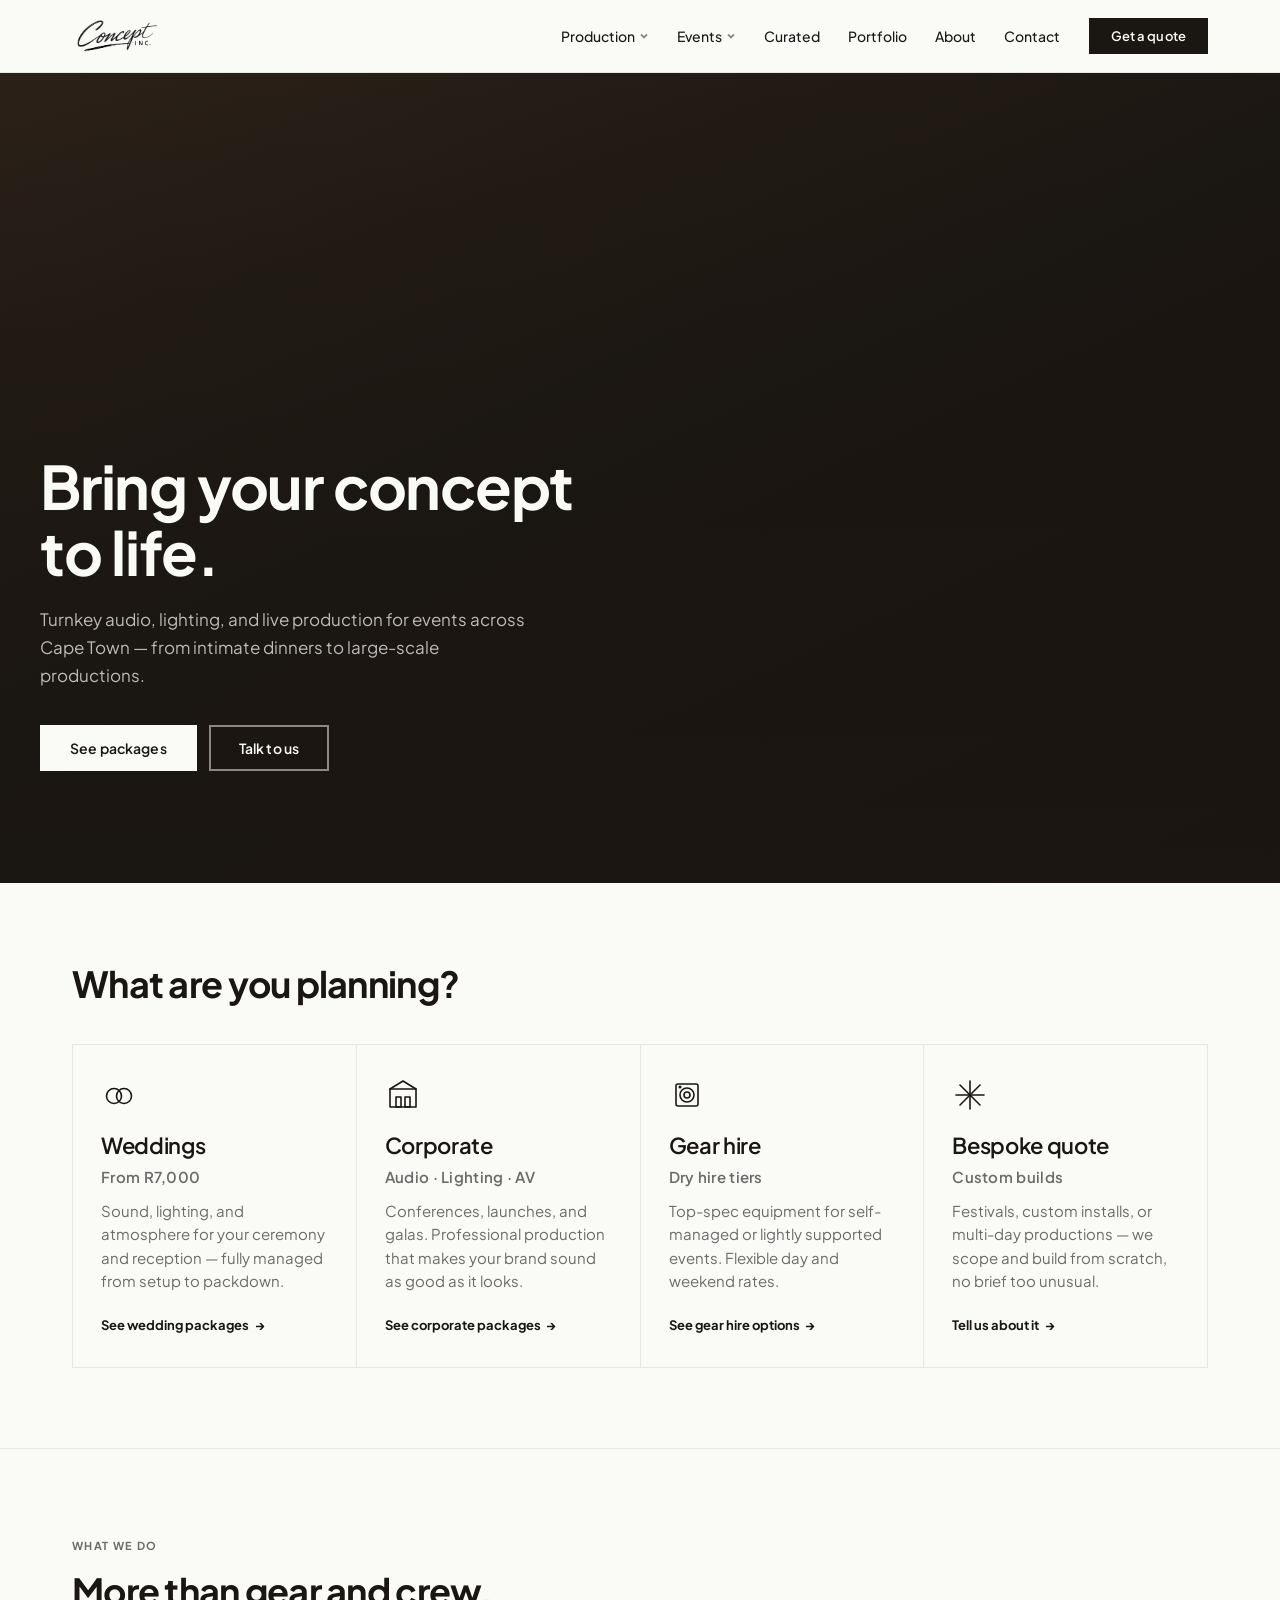
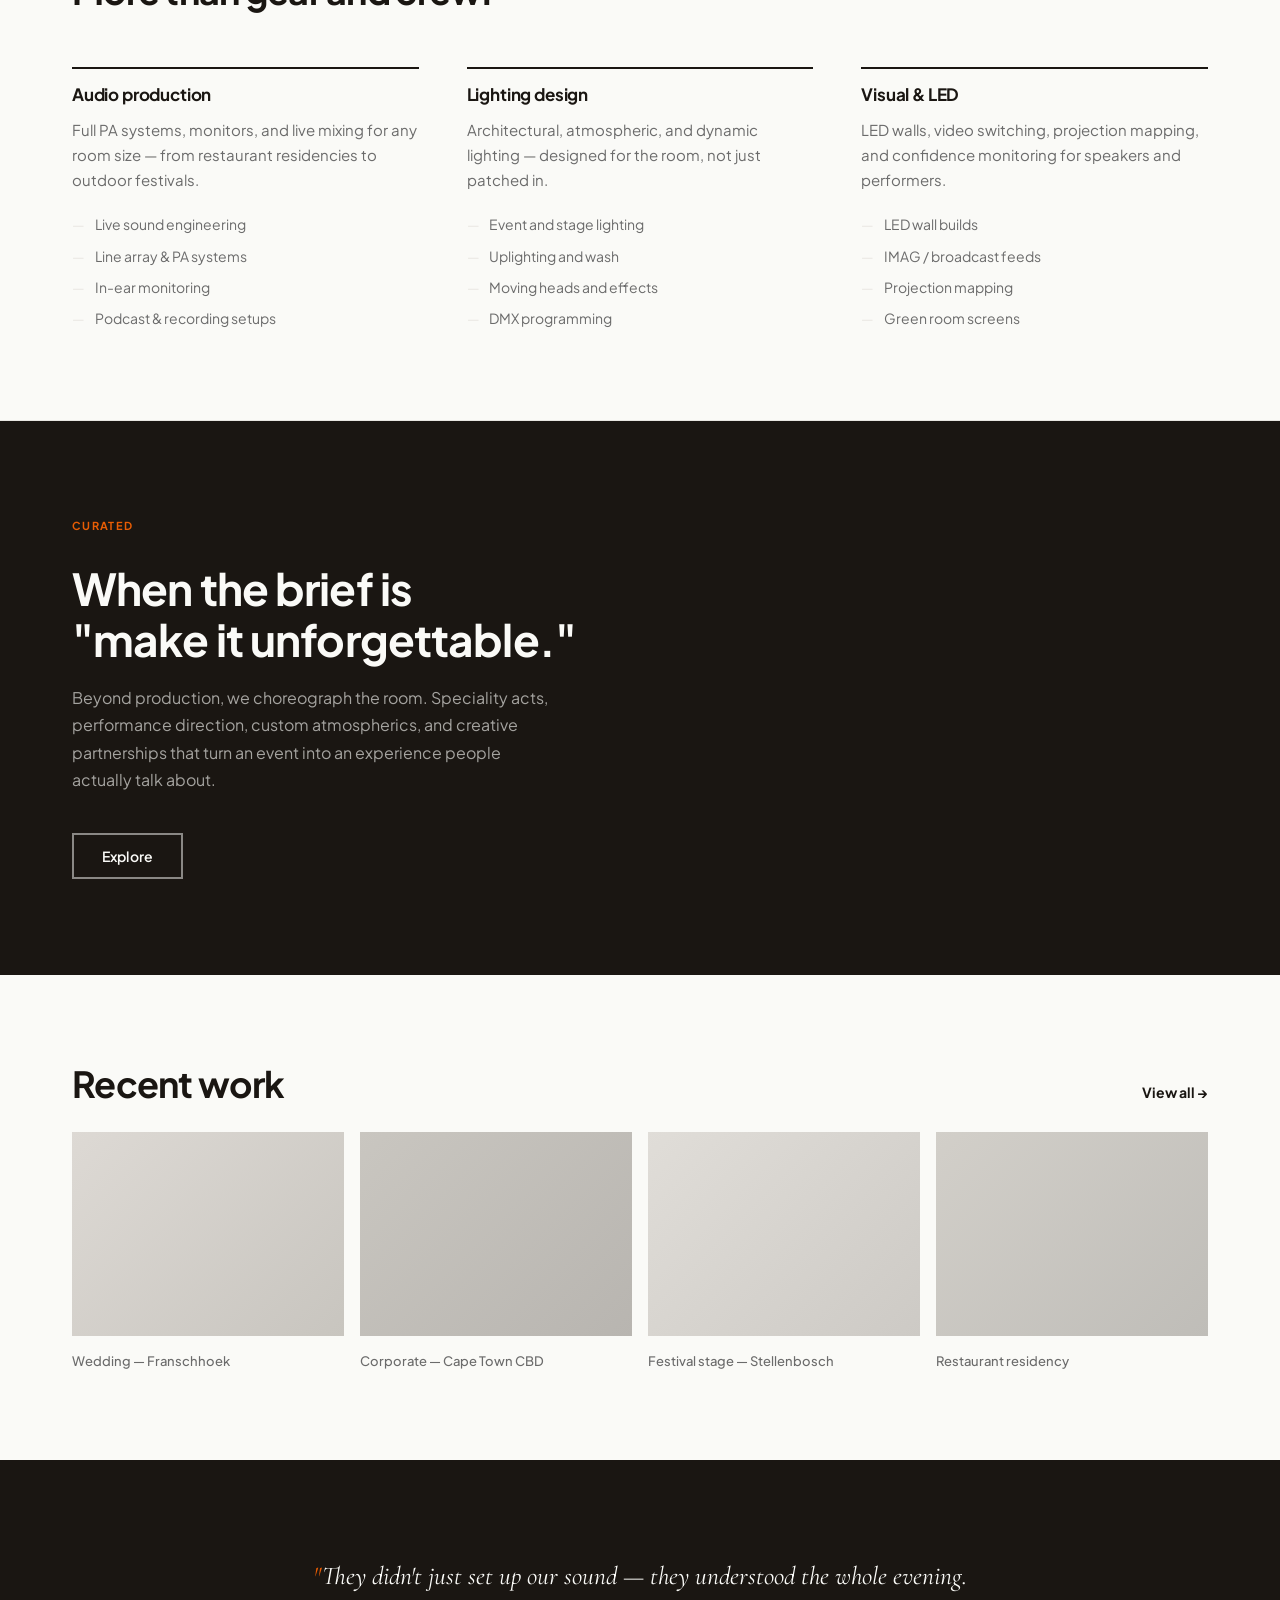
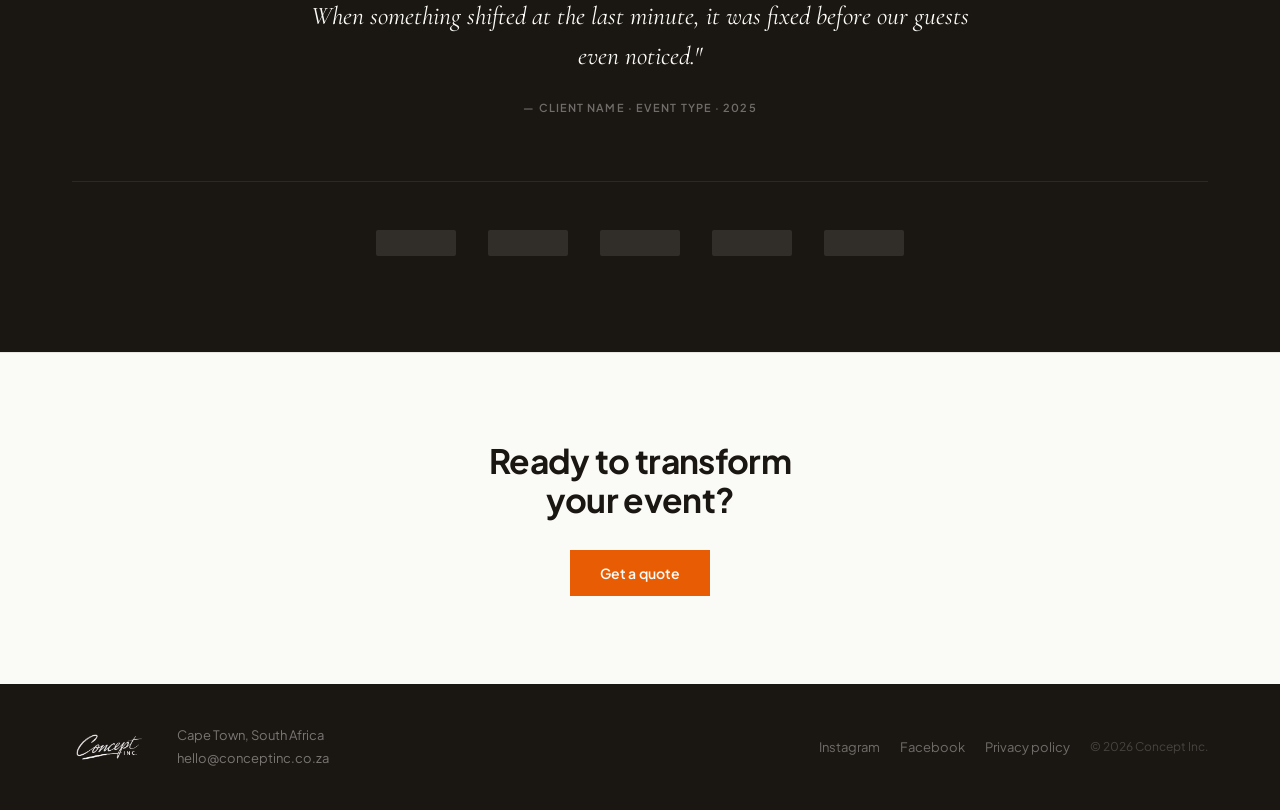
<file: index.html>
<!DOCTYPE html>
<html lang="en">
<head>
  <meta charset="UTF-8">
  <meta name="viewport" content="width=device-width, initial-scale=1.0">
  <title>Concept Inc. — Turnkey Event Production, Cape Town</title>
  <meta name="description" content="Turnkey audio, lighting, and live production for events across Cape Town — from intimate dinners to large-scale productions. Weddings, corporate, festivals, and curated experiences.">

  <!-- Fonts: Cormorant Garamond Italic (testimonial) + Plus Jakarta Sans (all UI) -->
  <link rel="preconnect" href="https://fonts.googleapis.com">
  <link rel="preconnect" href="https://fonts.gstatic.com" crossorigin>
  <link href="https://fonts.googleapis.com/css2?family=Cormorant+Garamond:ital@1&family=Plus+Jakarta+Sans:wght@400;600;700&display=swap" rel="stylesheet">

  <link rel="stylesheet" href="styles.css">
</head>
<body>


  <!-- ============================================================
       §1 HEADER
       ============================================================ -->
  <header class="site-header" id="site-header">
    <div class="container header-inner">

      <!-- TODO: replace with final logo asset -->
      <a href="/" class="site-logo" aria-label="Concept Inc. home">
        <img src="assets/logo v1.png" alt="Concept Inc." class="logo-img">
      </a>

      <!-- Desktop nav -->
      <nav class="site-nav" aria-label="Primary navigation">
        <ul class="nav-list">

          <li class="nav-item has-dropdown">
            <button class="nav-link" aria-expanded="false" aria-haspopup="true">
              Production
              <svg class="nav-chevron" viewBox="0 0 10 10" fill="none" stroke-width="1.8" aria-hidden="true">
                <polyline points="2,3.5 5,6.5 8,3.5"/>
              </svg>
            </button>
            <ul class="dropdown-menu" role="menu">
              <li><a href="production/#audio"          role="menuitem">Audio</a></li>
              <li><a href="production/#lighting"       role="menuitem">Lighting</a></li>
              <li><a href="production/#visual"         role="menuitem">Visual</a></li>
              <li><a href="production/#full-production" role="menuitem">Full Production</a></li>
            </ul>
          </li>

          <li class="nav-item has-dropdown">
            <button class="nav-link" aria-expanded="false" aria-haspopup="true">
              Events
              <svg class="nav-chevron" viewBox="0 0 10 10" fill="none" stroke-width="1.8" aria-hidden="true">
                <polyline points="2,3.5 5,6.5 8,3.5"/>
              </svg>
            </button>
            <ul class="dropdown-menu" role="menu">
              <li><a href="packages/weddings/"  role="menuitem">Weddings</a></li>
              <li><a href="packages/corporate/" role="menuitem">Corporate</a></li>
              <li><a href="packages/gear-hire/" role="menuitem">Gear hire</a></li>
              <li><a href="packages/bespoke/"   role="menuitem">Bespoke quote</a></li>
            </ul>
          </li>

          <li class="nav-item"><a href="curated/"   class="nav-link">Curated</a></li>
          <li class="nav-item"><a href="portfolio/" class="nav-link">Portfolio</a></li>
          <li class="nav-item"><a href="about/"     class="nav-link">About</a></li>
          <li class="nav-item"><a href="contact/"   class="nav-link">Contact</a></li>

        </ul>
      </nav>

      <div class="header-actions">
        <a href="#contact" class="btn btn-dark btn-sm header-quote-cta">Get a quote</a>
        <button class="hamburger" id="hamburger" aria-label="Open menu" aria-expanded="false" aria-controls="mobile-nav">
          <span></span>
          <span></span>
          <span></span>
        </button>
      </div>

    </div>

    <!-- Mobile nav panel -->
    <div class="mobile-nav" id="mobile-nav" aria-hidden="true">
      <div class="mobile-nav-inner">

        <div class="mobile-nav-section">
          <span class="mobile-nav-label">Production</span>
          <div class="mobile-nav-sub">
            <a href="production/#audio">Audio</a>
            <a href="production/#lighting">Lighting</a>
            <a href="production/#visual">Visual</a>
            <a href="production/#full-production">Full Production</a>
          </div>
        </div>

        <div class="mobile-nav-section">
          <span class="mobile-nav-label">Events</span>
          <div class="mobile-nav-sub">
            <a href="packages/weddings/">Weddings</a>
            <a href="packages/corporate/">Corporate</a>
            <a href="packages/gear-hire/">Gear hire</a>
            <a href="packages/bespoke/">Bespoke quote</a>
          </div>
        </div>

        <div class="mobile-nav-section">
          <a href="curated/">Curated</a>
          <a href="portfolio/">Portfolio</a>
          <a href="about/">About</a>
          <a href="contact/">Contact</a>
        </div>

        <div class="mobile-nav-ctas">
          <a href="#contact" class="btn btn-dark">Get a quote</a>
        </div>

      </div>
    </div>

  </header>


  <main>

    <!-- ============================================================
         §2 HERO — "Bring your concept to life."
         ============================================================ -->
    <section class="hero" aria-label="Hero">

      <!-- TODO: real photo — set background-image on .hero-photo -->
      <div class="hero-photo" aria-hidden="true"></div>
      <div class="hero-overlay" aria-hidden="true"></div>

      <div class="hero-content">
        <h1>Bring your concept<br>to life.</h1>
        <p class="hero-subhead">
          Turnkey audio, lighting, and live production for events across
          Cape Town — from intimate dinners to large-scale productions.
        </p>
        <div class="hero-ctas">
          <a href="#packages" class="btn btn-offwhite">See packages</a>
          <a href="contact/"  class="btn btn-outline-light">Talk to us</a>
        </div>
      </div>

    </section>


    <!-- ============================================================
         §3 PERSONA ROUTING — "What are you planning?"
         ============================================================ -->
    <section class="persona-routing" id="packages" aria-label="Package routes">
      <div class="container">

        <div class="section-intro reveal">
          <h2>What are you planning?</h2>
        </div>

        <div class="persona-grid">

          <div class="persona-card reveal reveal-d1">
            <div class="card-icon" aria-hidden="true">
              <!-- Weddings: two interlocking rings -->
              <svg viewBox="0 0 36 36" fill="none" stroke="currentColor" stroke-width="1.6" stroke-linecap="round">
                <circle cx="13" cy="19" r="7.5"/>
                <circle cx="23" cy="19" r="7.5"/>
              </svg>
            </div>
            <h4>Weddings</h4>
            <p class="price-note">From R7,000</p>
            <p>Sound, lighting, and atmosphere for your ceremony and reception — fully managed from setup to packdown.</p>
            <a href="packages/weddings/" class="card-cta">See wedding packages</a>
          </div>

          <div class="persona-card reveal reveal-d2">
            <div class="card-icon" aria-hidden="true">
              <!-- Corporate: building columns -->
              <svg viewBox="0 0 36 36" fill="none" stroke="currentColor" stroke-width="1.6" stroke-linecap="round" stroke-linejoin="round">
                <rect x="5" y="12" width="26" height="18"/>
                <path d="M5 12 L18 4 L31 12"/>
                <rect x="11" y="20" width="5" height="10"/>
                <rect x="20" y="20" width="5" height="10"/>
              </svg>
            </div>
            <h4>Corporate</h4>
            <p class="price-note">Audio · Lighting · AV</p>
            <p>Conferences, launches, and galas. Professional production that makes your brand sound as good as it looks.</p>
            <a href="packages/corporate/" class="card-cta">See corporate packages</a>
          </div>

          <div class="persona-card reveal reveal-d3">
            <div class="card-icon" aria-hidden="true">
              <!-- Gear hire: speaker / circle stack -->
              <svg viewBox="0 0 36 36" fill="none" stroke="currentColor" stroke-width="1.6" stroke-linecap="round">
                <rect x="7" y="7" width="22" height="22" rx="2"/>
                <circle cx="18" cy="18" r="7"/>
                <circle cx="18" cy="18" r="3"/>
                <circle cx="11" cy="10" r="1.5" fill="currentColor" stroke="none"/>
              </svg>
            </div>
            <h4>Gear hire</h4>
            <p class="price-note">Dry hire tiers</p>
            <p>Top-spec equipment for self-managed or lightly supported events. Flexible day and weekend rates.</p>
            <a href="packages/gear-hire/" class="card-cta">See gear hire options</a>
          </div>

          <div class="persona-card reveal reveal-d4">
            <div class="card-icon" aria-hidden="true">
              <!-- Bespoke: sparkle / 4-point star -->
              <svg viewBox="0 0 36 36" fill="none" stroke="currentColor" stroke-width="1.6" stroke-linecap="round">
                <line x1="18" y1="4"  x2="18" y2="32"/>
                <line x1="4"  y1="18" x2="32" y2="18"/>
                <line x1="8"  y1="8"  x2="28" y2="28"/>
                <line x1="28" y1="8"  x2="8"  y2="28"/>
              </svg>
            </div>
            <h4>Bespoke quote</h4>
            <p class="price-note">Custom builds</p>
            <p>Festivals, custom installs, or multi-day productions — we scope and build from scratch, no brief too unusual.</p>
            <a href="packages/bespoke/" class="card-cta">Tell us about it</a>
          </div>

        </div>
      </div>
    </section>


    <!-- ============================================================
         §4 CREDIBILITY STRIP — "More than gear and crew."
         ============================================================ -->
    <section class="credibility" aria-label="What we do">
      <div class="container">

        <div class="credibility-intro reveal">
          <p class="eyebrow">What we do</p>
          <h2>More than gear and crew.</h2>
        </div>

        <div class="cred-grid">

          <div class="cred-col reveal reveal-d1">
            <h3>Audio production</h3>
            <p>Full PA systems, monitors, and live mixing for any room size — from restaurant residencies to outdoor festivals.</p>
            <ul class="cred-list" aria-label="Audio services">
              <li>Live sound engineering</li>
              <li>Line array &amp; PA systems</li>
              <li>In-ear monitoring</li>
              <li>Podcast &amp; recording setups</li>
            </ul>
          </div>

          <div class="cred-col reveal reveal-d2">
            <h3>Lighting design</h3>
            <p>Architectural, atmospheric, and dynamic lighting — designed for the room, not just patched in.</p>
            <ul class="cred-list" aria-label="Lighting services">
              <li>Event and stage lighting</li>
              <li>Uplighting and wash</li>
              <li>Moving heads and effects</li>
              <li>DMX programming</li>
            </ul>
          </div>

          <div class="cred-col reveal reveal-d3">
            <h3>Visual &amp; LED</h3>
            <p>LED walls, video switching, projection mapping, and confidence monitoring for speakers and performers.</p>
            <ul class="cred-list" aria-label="Visual services">
              <li>LED wall builds</li>
              <li>IMAG / broadcast feeds</li>
              <li>Projection mapping</li>
              <li>Green room screens</li>
            </ul>
          </div>

        </div>
      </div>
    </section>


    <!-- ============================================================
         §5 CURATED BAND
         Orange #1 — eyebrow label only. CTA stays off-white outline.
         ============================================================ -->
    <section class="curated-band" aria-label="Curated">
      <div class="container">

        <span class="eyebrow reveal">Curated</span>

        <h2 class="reveal reveal-d1">When the brief is<br>"make it unforgettable."</h2>

        <p class="reveal reveal-d2">
          Beyond production, we choreograph the room. Speciality acts,
          performance direction, custom atmospherics, and creative partnerships
          that turn an event into an experience people actually talk about.
        </p>

        <a href="curated/" class="btn btn-outline-light reveal reveal-d3">Explore</a>

      </div>
    </section>


    <!-- ============================================================
         §6 PORTFOLIO PREVIEW — "Recent work"
         ============================================================ -->
    <section class="portfolio-preview" aria-label="Recent work">
      <div class="container">

        <div class="section-header reveal">
          <h2>Recent work</h2>
          <a href="portfolio/" class="view-all">View all →</a>
        </div>

        <div class="portfolio-grid">

          <div class="portfolio-item reveal reveal-d1">
            <!-- TODO: real photo -->
            <div class="portfolio-img-wrap">
              <div class="portfolio-img-placeholder shade-a" role="img" aria-label="Wedding photography placeholder"></div>
            </div>
            <span class="portfolio-caption">Wedding — Franschhoek</span>
          </div>

          <div class="portfolio-item reveal reveal-d2">
            <!-- TODO: real photo -->
            <div class="portfolio-img-wrap">
              <div class="portfolio-img-placeholder shade-b" role="img" aria-label="Corporate event photography placeholder"></div>
            </div>
            <span class="portfolio-caption">Corporate — Cape Town CBD</span>
          </div>

          <div class="portfolio-item reveal reveal-d3">
            <!-- TODO: real photo -->
            <div class="portfolio-img-wrap">
              <div class="portfolio-img-placeholder shade-c" role="img" aria-label="Festival stage photography placeholder"></div>
            </div>
            <span class="portfolio-caption">Festival stage — Stellenbosch</span>
          </div>

          <div class="portfolio-item reveal reveal-d4">
            <!-- TODO: real photo -->
            <div class="portfolio-img-wrap">
              <div class="portfolio-img-placeholder shade-d" role="img" aria-label="Restaurant residency photography placeholder"></div>
            </div>
            <span class="portfolio-caption">Restaurant residency</span>
          </div>

        </div>
      </div>
    </section>


    <!-- ============================================================
         §7 SOCIAL PROOF — testimonial + client logos
         ============================================================ -->
    <section class="social-proof" aria-label="Client testimonials">
      <div class="container">

        <div class="testimonial reveal">
          <blockquote>
            <span class="quote-open">"</span>They didn't just set up our sound — they understood
            the whole evening. When something shifted at the last minute,
            it was fixed before our guests even noticed."
          </blockquote>
          <cite>— Client name · Event type · 2025</cite>
        </div>

        <div class="logo-strip reveal" aria-label="Clients we've worked with">
          <!-- TODO: real client logos (SVG preferred for retina) -->
          <div class="logo-placeholder" title="Client logo placeholder"></div>
          <div class="logo-placeholder" title="Client logo placeholder"></div>
          <div class="logo-placeholder" title="Client logo placeholder"></div>
          <div class="logo-placeholder" title="Client logo placeholder"></div>
          <div class="logo-placeholder" title="Client logo placeholder"></div>
        </div>

      </div>
    </section>


    <!-- ============================================================
         §8 FOOTER CTA BAND
         Orange #2 — the page's single conversion button.
         ============================================================ -->
    <section class="footer-cta-band" id="contact" aria-label="Get in touch">
      <div class="container reveal">
        <h2>Ready to transform<br>your event?</h2>
        <a href="mailto:hello@conceptinc.co.za" class="btn btn-orange">Get a quote</a>
      </div>
    </section>

  </main>


  <!-- ============================================================
       §9 SITE FOOTER
       ============================================================ -->
  <footer class="site-footer" aria-label="Site footer">
    <div class="container footer-inner">

      <div class="footer-top">
        <!-- TODO: replace with final logo asset -->
        <a href="/" class="footer-logo" aria-label="Concept Inc. home">
          <img src="assets/logo v1 light.png" alt="Concept Inc.">
        </a>
        <p class="footer-meta">
          Cape Town, South Africa<br>
          <a href="mailto:hello@conceptinc.co.za">hello@conceptinc.co.za</a>
        </p>
      </div>

      <nav aria-label="Footer navigation">
        <div class="footer-links">
          <a href="#">Instagram</a>
          <a href="#">Facebook</a>
          <a href="#">Privacy policy</a>
          <span class="footer-copy">© 2026 Concept Inc.</span>
        </div>
      </nav>

    </div>
  </footer>


  <script src="script.js"></script>
</body>
</html>
</file>
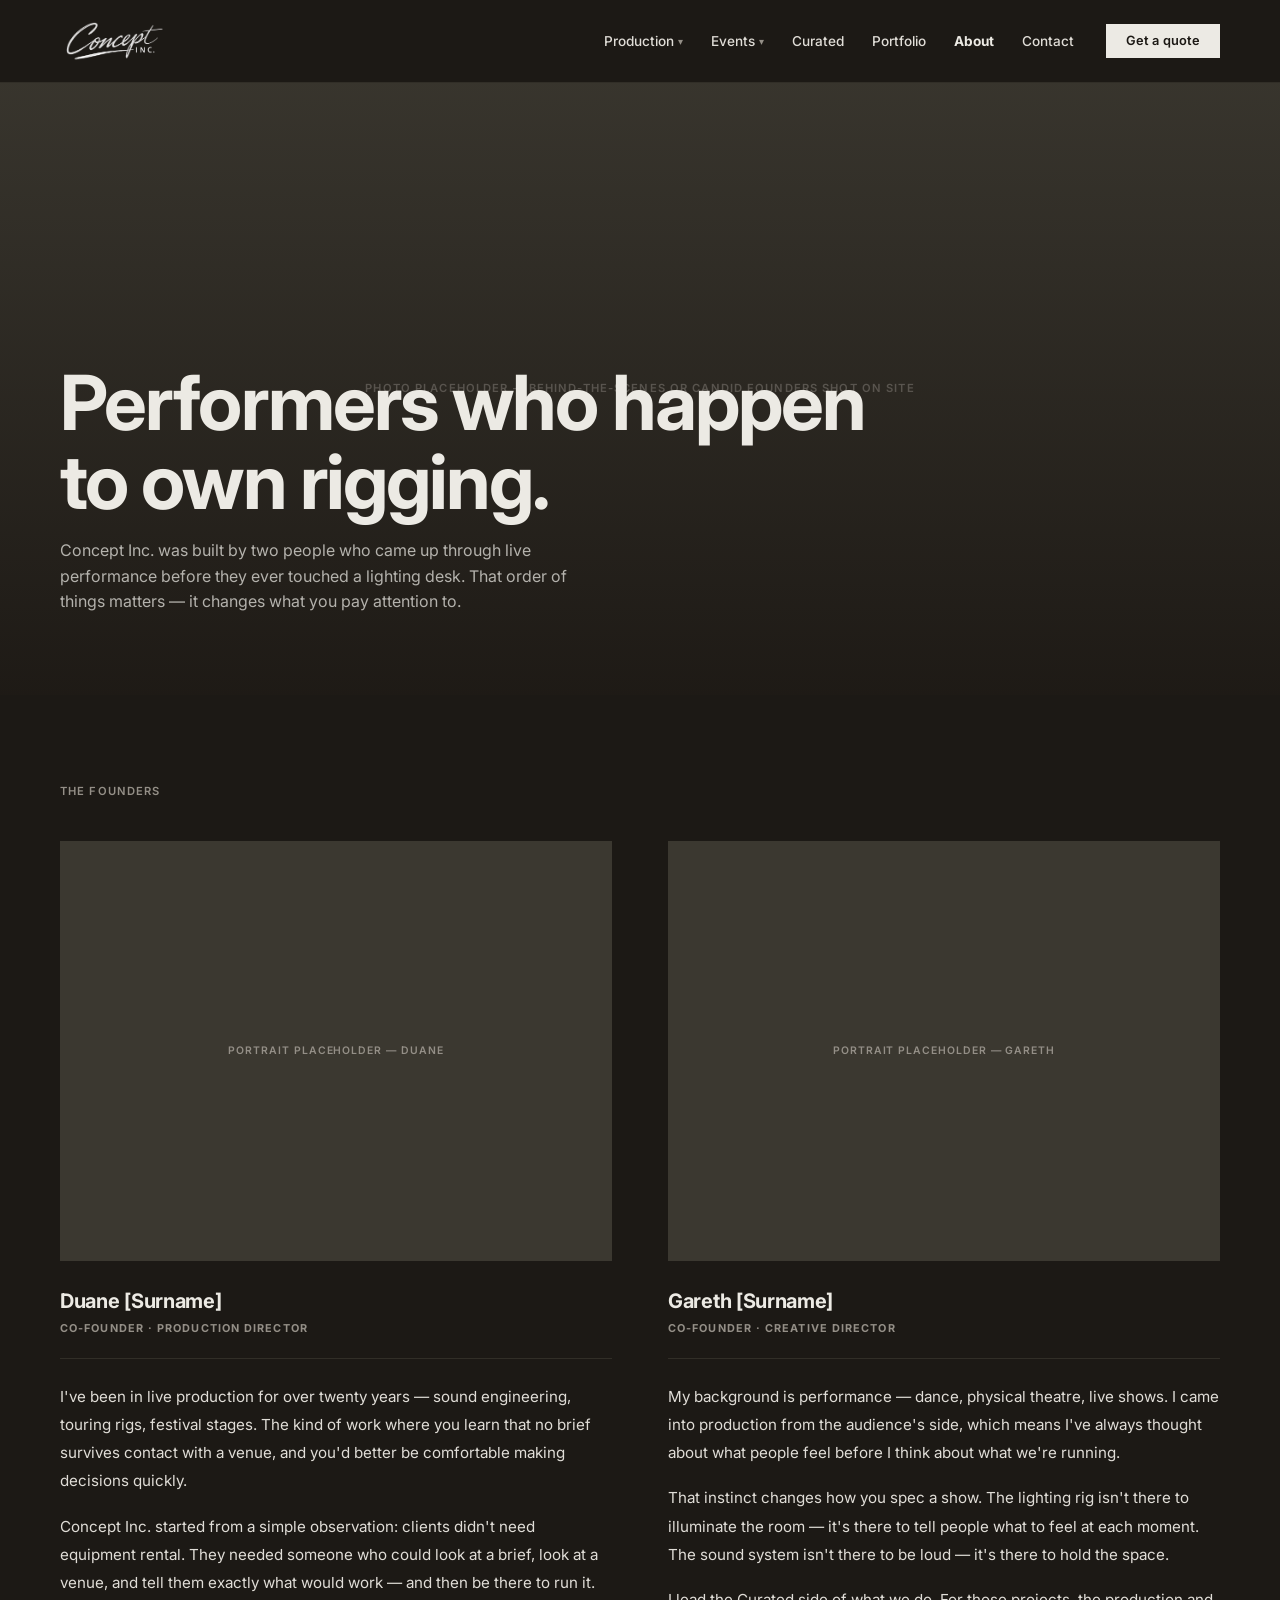
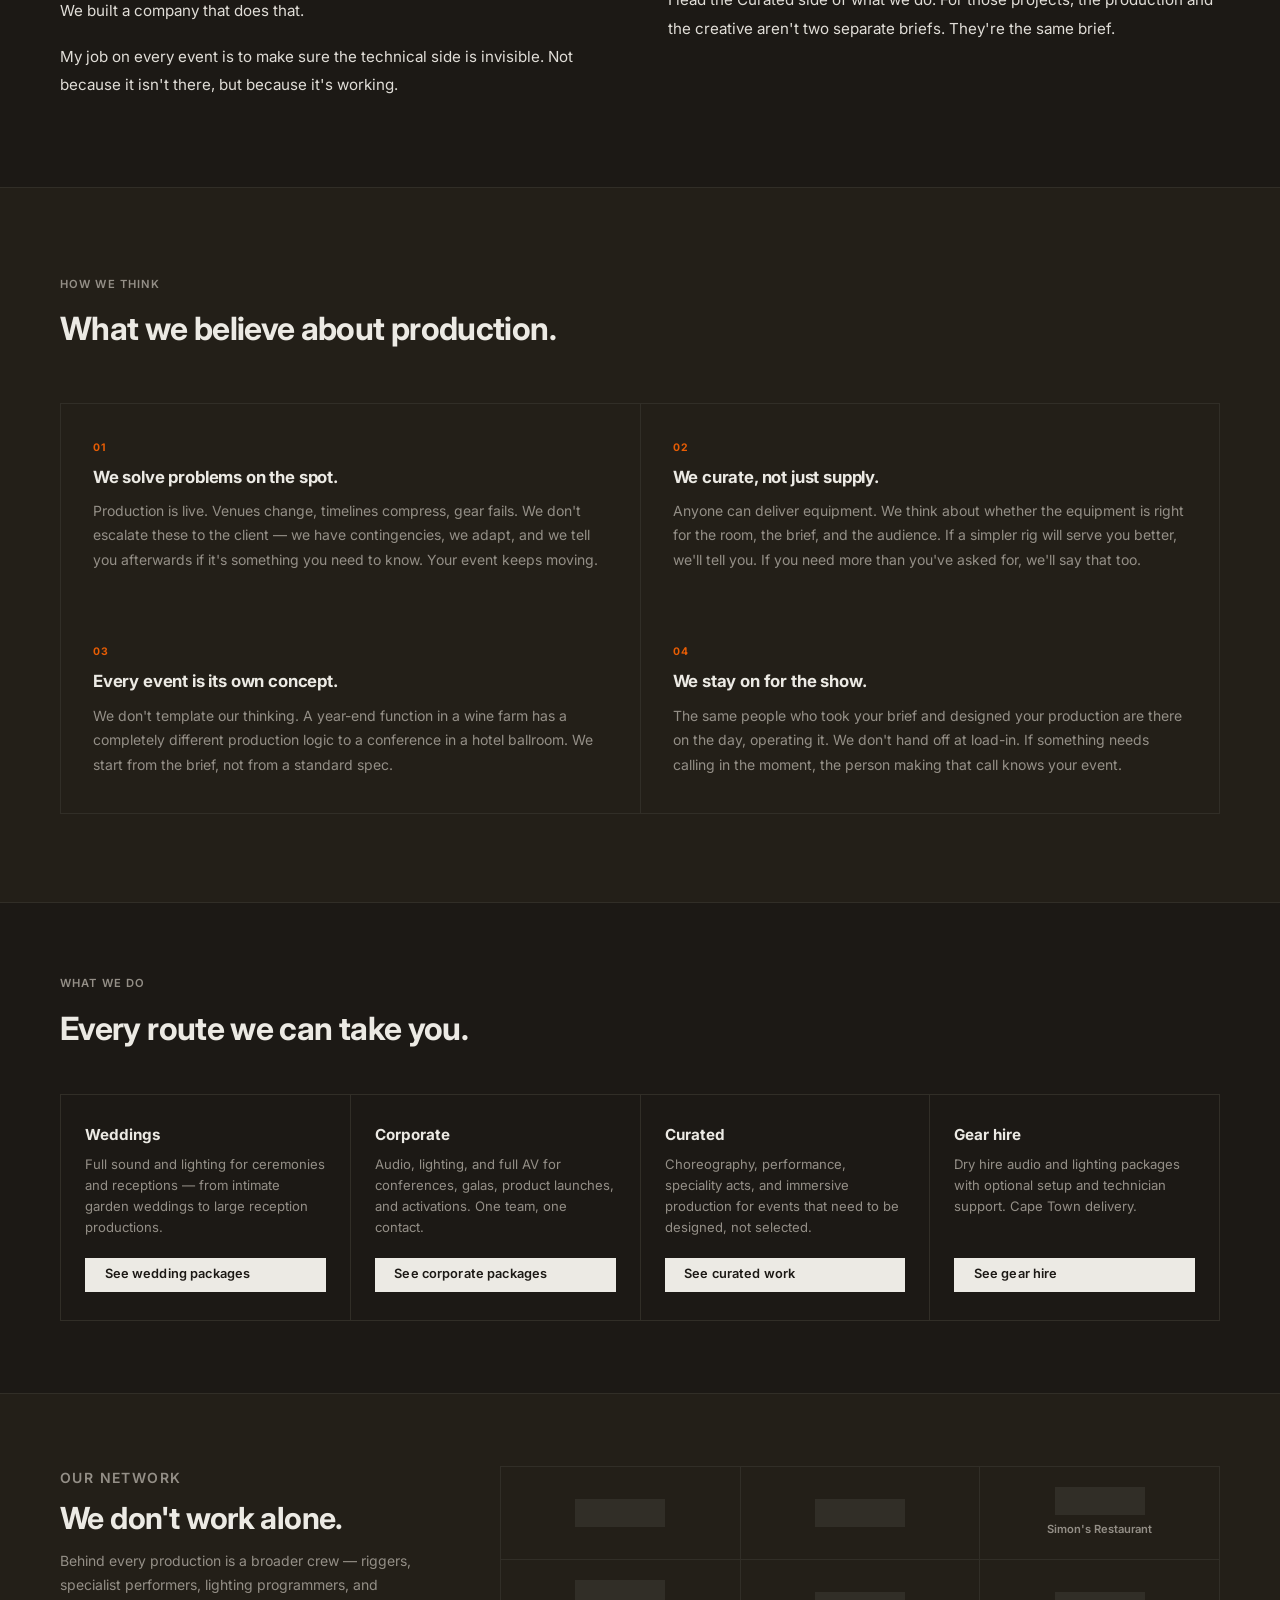
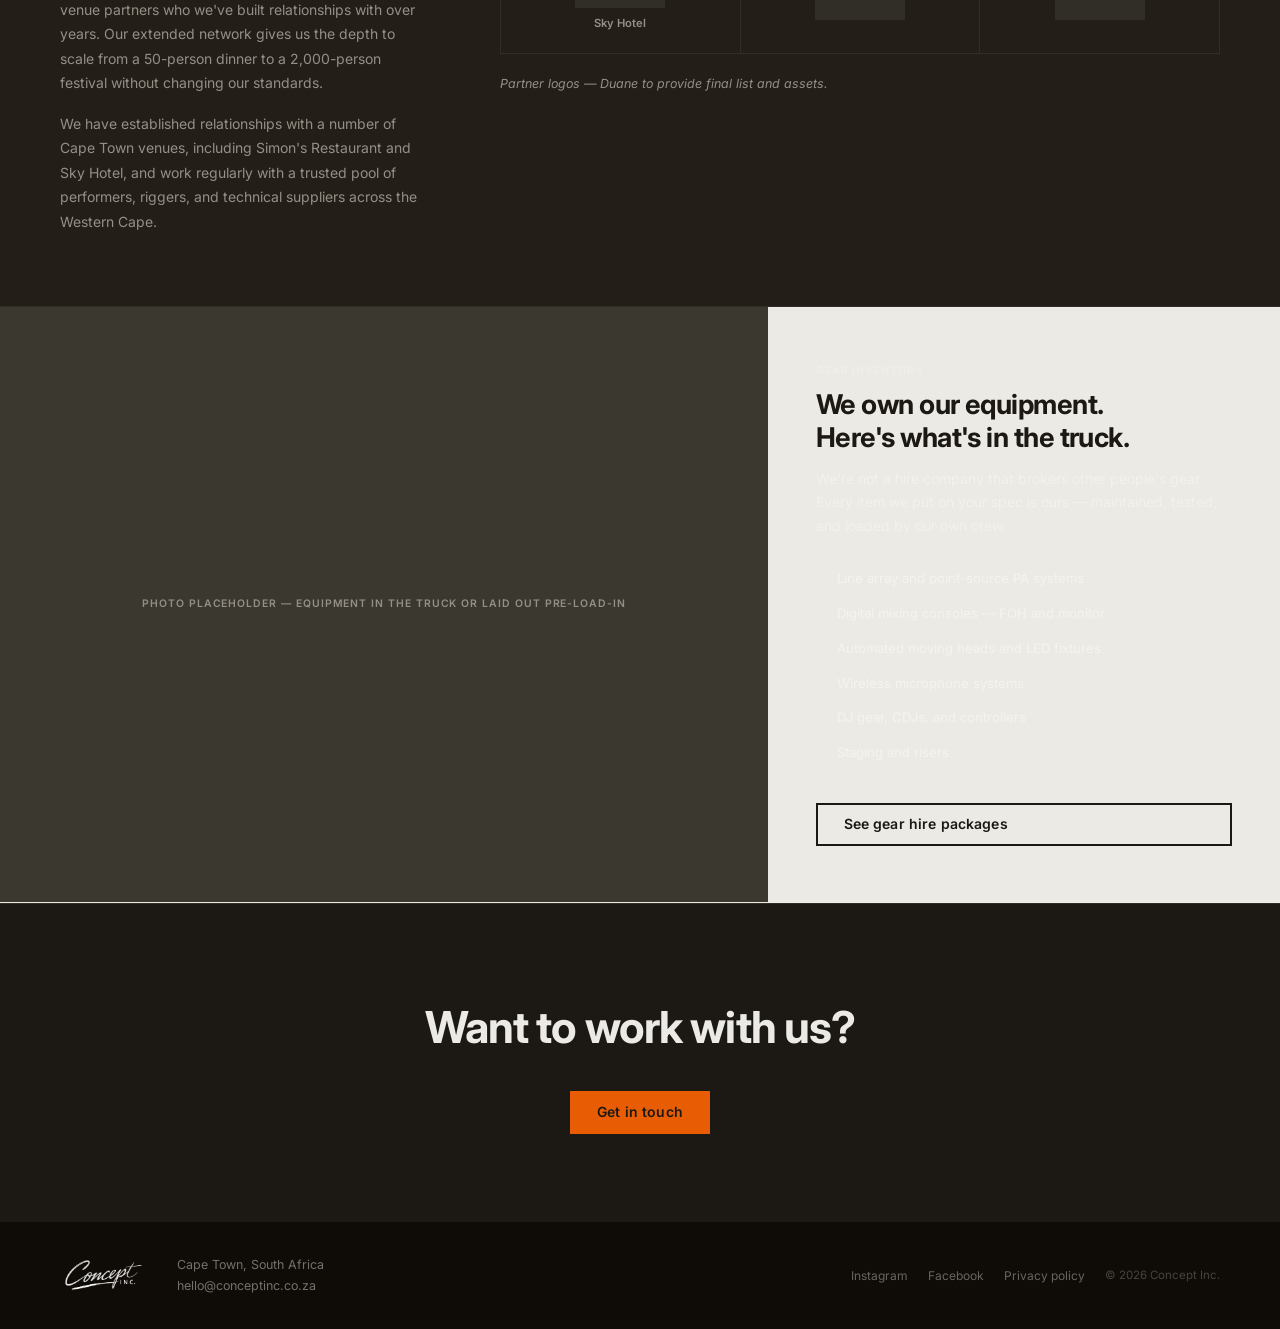
<file: about/index.html>
<!DOCTYPE html>
<html lang="en" class="dark">
<head>
  <meta charset="UTF-8">
  <meta name="viewport" content="width=device-width, initial-scale=1.0">
  <title>About — Concept Inc.</title>
  <meta name="description" content="Concept Inc. was founded by Duane and Gareth — performers who crossed into production. Cape Town's turnkey event production company.">
  <link rel="preconnect" href="https://fonts.googleapis.com">
  <link rel="preconnect" href="https://fonts.gstatic.com" crossorigin>
  <link href="https://fonts.googleapis.com/css2?family=Inter:ital,wght@0,400;0,500;0,600;0,700;1,700&display=swap" rel="stylesheet">
  <link rel="stylesheet" href="../shared/styles.css">

  <style>
    /*
     * About page — page-specific styles.
     * Most human page on the site. Warmer, more storytelling.
     * Orange: 2× — philosophy numbers (#1), footer CTA btn (#2).
     */

    /* =============================================
       HERO — warmer, more personal than service pages
       ============================================= */
    .hero { min-height: 58vh; }
    .hero-subhead { margin-bottom: 0; }
    @media (min-width: 768px) { .hero { min-height: 68vh; } }

    /* =============================================
       FOUNDERS — 2-col side by side on desktop
       ============================================= */
    .about-founders {
      padding: 5.5rem 0;
      background-color: var(--off-white);
      border-bottom: 1px solid var(--light-grey);
    }

    .about-founders > .container > .section-label {
      margin-bottom: 2.5rem;
    }

    .founders-grid {
      display: grid;
      grid-template-columns: 1fr;
      gap: 4.5rem;
    }

    @media (min-width: 768px) {
      .founders-grid {
        grid-template-columns: repeat(2, 1fr);
        gap: 3.5rem;
      }
    }

    .founder-portrait {
      width: 100%;
      aspect-ratio: 3 / 4;
      max-height: 420px;
      background-color: var(--placeholder);
      display: flex;
      align-items: center;
      justify-content: center;
      color: var(--mid-grey);
      font-size: 0.65rem;
      font-weight: 600;
      letter-spacing: 0.09em;
      text-transform: uppercase;
      margin-bottom: 1.5rem;
      object-fit: cover;
    }

    .founder-name {
      font-size: 1.25rem;
      font-weight: 700;
      color: var(--black);
      letter-spacing: -0.015em;
      margin-bottom: 0.2rem;
    }

    .founder-role {
      font-size: 0.68rem;
      font-weight: 700;
      letter-spacing: 0.1em;
      text-transform: uppercase;
      color: var(--mid-grey);
      display: block;
      margin-bottom: 1.5rem;
      padding-bottom: 1.25rem;
      border-bottom: 1px solid var(--light-grey);
    }

    .founder-bio p {
      font-size: 0.95rem;
      color: var(--soft-black);
      line-height: 1.85;
      margin-bottom: 1.1rem;
    }

    .founder-bio p:last-child { margin-bottom: 0; }

    /* =============================================
       PHILOSOPHY — 4 principles.
       Orange step numbers. 2-col on desktop.
       ============================================= */
    .about-philosophy {
      padding: 5.5rem 0;
      background-color: var(--soft-grey);
      border-bottom: 1px solid var(--light-grey);
    }

    .about-philosophy > .container > .section-label {
      margin-bottom: 0.6rem;
    }

    .about-philosophy > .container > h2 {
      font-size: clamp(1.4rem, 3.5vw, 2rem);
      font-weight: 700;
      color: var(--black);
      letter-spacing: -0.02em;
      margin-bottom: 3rem;
    }

    .philosophy-grid {
      display: grid;
      grid-template-columns: 1fr;
      gap: 0;
    }

    @media (min-width: 768px) {
      .philosophy-grid {
        grid-template-columns: repeat(2, 1fr);
        gap: 0 1px;
        background-color: var(--light-grey);
        border: 1px solid var(--light-grey);
      }
    }

    .philosophy-item {
      padding: 2rem 0;
      border-top: 1px solid var(--light-grey);
    }

    @media (min-width: 768px) {
      .philosophy-item {
        padding: 2.25rem 2rem;
        background-color: var(--soft-grey);
        border-top: none;
      }
    }

    .philosophy-num {
      display: block;
      font-size: 0.65rem;
      font-weight: 700;
      letter-spacing: 0.1em;
      text-transform: uppercase;
      color: var(--orange); /* orange #1 */
      margin-bottom: 0.65rem;
    }

    .philosophy-item h3 {
      font-size: 1.05rem;
      font-weight: 700;
      color: var(--black);
      letter-spacing: -0.01em;
      margin-bottom: 0.65rem;
      line-height: 1.3;
    }

    .philosophy-item p {
      font-size: 0.875rem;
      color: var(--mid-grey);
      line-height: 1.75;
    }

    /* =============================================
       CAPABILITY STRIP
       4 package routes — routing section.
       ============================================= */
    .about-capabilities {
      padding: 4.5rem 0;
      background-color: var(--off-white);
      border-bottom: 1px solid var(--light-grey);
    }

    .about-capabilities > .container > .section-label {
      margin-bottom: 0.6rem;
    }

    .about-capabilities > .container > h2 {
      font-size: clamp(1.4rem, 3.5vw, 2rem);
      font-weight: 700;
      color: var(--black);
      letter-spacing: -0.02em;
      margin-bottom: 2.5rem;
    }

    .capability-grid {
      display: grid;
      grid-template-columns: 1fr;
      gap: 1px;
      background-color: var(--light-grey);
      border: 1px solid var(--light-grey);
    }

    @media (min-width: 560px) {
      .capability-grid { grid-template-columns: repeat(2, 1fr); }
    }

    @media (min-width: 900px) {
      .capability-grid { grid-template-columns: repeat(4, 1fr); }
    }

    .capability-card {
      background-color: var(--off-white);
      padding: 1.75rem 1.5rem;
      display: flex;
      flex-direction: column;
      gap: 0;
    }

    .capability-card h3 {
      font-size: 0.95rem;
      font-weight: 700;
      color: var(--black);
      margin-bottom: 0.4rem;
    }

    .capability-card p {
      font-size: 0.82rem;
      color: var(--mid-grey);
      line-height: 1.6;
      flex: 1;
      margin-bottom: 1.25rem;
    }

    /* =============================================
       PARTNERS & NETWORK
       Logo placeholders + network description.
       ============================================= */
    .about-partners {
      padding: 4.5rem 0;
      background-color: var(--soft-grey);
      border-bottom: 1px solid var(--light-grey);
    }

    .partners-inner {
      display: grid;
      grid-template-columns: 1fr;
      gap: 3rem;
    }

    @media (min-width: 768px) {
      .partners-inner {
        grid-template-columns: 1fr 2fr;
        gap: 5rem;
        align-items: start;
      }
    }

    .partners-intro .section-label {
      margin-bottom: 0.6rem;
    }

    .partners-intro h2 {
      font-size: clamp(1.3rem, 3.5vw, 1.9rem);
      font-weight: 700;
      color: var(--black);
      letter-spacing: -0.02em;
      line-height: 1.2;
      margin-bottom: 0.75rem;
    }

    .partners-intro p {
      font-size: 0.875rem;
      color: var(--mid-grey);
      line-height: 1.75;
    }

    .partners-logos {
      display: grid;
      grid-template-columns: repeat(2, 1fr);
      gap: 1px;
      background-color: var(--light-grey);
      border: 1px solid var(--light-grey);
    }

    @media (min-width: 480px) {
      .partners-logos { grid-template-columns: repeat(3, 1fr); }
    }

    .partner-logo-ph {
      background-color: var(--soft-grey);
      padding: 1.5rem 1.25rem;
      display: flex;
      align-items: center;
      justify-content: center;
    }

    .partner-logo-inner {
      width: 90px;
      height: 28px;
      background-color: var(--light-grey);
    }

    .partner-logo-label {
      font-size: 0.7rem;
      font-weight: 600;
      color: var(--mid-grey);
      text-align: center;
    }

    .partner-named {
      flex-direction: column;
      gap: 0.4rem;
      background-color: var(--soft-grey);
      padding: 1.25rem;
    }

    .about-partners .partners-note {
      font-size: 0.78rem;
      color: var(--mid-grey);
      line-height: 1.65;
      margin-top: 1.25rem;
      font-style: italic;
    }

    /* =============================================
       GEAR INVENTORY TEASER
       Brand black. Split: image left, content right.
       ============================================= */
    .about-gear {
      background-color: var(--black);
      border-bottom: 1px solid rgba(250, 250, 247, 0.08);
    }

    .gear-inner {
      display: grid;
      grid-template-columns: 1fr;
    }

    @media (min-width: 768px) {
      .gear-inner { grid-template-columns: 3fr 2fr; }
    }

    .gear-img {
      min-height: 280px;
      background-color: var(--placeholder);
      display: flex;
      align-items: center;
      justify-content: center;
      color: var(--mid-grey);
      font-size: 0.65rem;
      font-weight: 600;
      letter-spacing: 0.09em;
      text-transform: uppercase;
    }

    @media (min-width: 768px) { .gear-img { min-height: 400px; } }

    .gear-content {
      padding: 3rem 2rem;
      display: flex;
      flex-direction: column;
      justify-content: center;
      gap: 0;
    }

    @media (min-width: 768px) { .gear-content { padding: 3.5rem 3rem; } }

    .gear-label {
      font-size: 0.65rem;
      font-weight: 700;
      letter-spacing: 0.1em;
      text-transform: uppercase;
      color: rgba(250, 250, 247, 0.3);
      display: block;
      margin-bottom: 0.6rem;
    }

    .gear-content h2 {
      font-size: clamp(1.2rem, 3vw, 1.7rem);
      font-weight: 700;
      color: var(--off-white);
      letter-spacing: -0.02em;
      line-height: 1.2;
      margin-bottom: 0.75rem;
    }

    .gear-content > p {
      font-size: 0.875rem;
      color: rgba(250, 250, 247, 0.5);
      line-height: 1.7;
      margin-bottom: 1.5rem;
    }

    .gear-list {
      list-style: none;
      margin-bottom: 2rem;
    }

    .gear-list li {
      font-size: 0.82rem;
      color: rgba(250, 250, 247, 0.6);
      padding: 0.4rem 0;
      border-bottom: 1px solid rgba(250, 250, 247, 0.08);
      display: flex;
      align-items: center;
      gap: 0.5rem;
    }

    .gear-list li::before {
      content: '—';
      color: rgba(250, 250, 247, 0.2);
      flex-shrink: 0;
    }

  </style>
</head>
<body>


  <!-- ============================================================
       HEADER
       ============================================================ -->
  <header class="site-header">
    <div class="container">

      <a href="/" class="wordmark" aria-label="Concept Inc. home">
        <img src="../assets/logo v1 light.png" alt="Concept Inc." class="wordmark-img">
      </a>

      <div class="header-right">

        <nav aria-label="Primary navigation">
          <ul class="site-nav">
            <li class="has-dropdown">
              <a href="/production" class="dropdown-toggle">Production <span class="chevron" aria-hidden="true">▾</span></a>
              <ul class="dropdown">
                <li><a href="/production#audio">Audio</a></li>
                <li><a href="/production#lighting">Lighting</a></li>
                <li><a href="/production#visual">Visual</a></li>
                <li><a href="/production#full-production">Full Production</a></li>
              </ul>
            </li>
            <li class="has-dropdown">
              <a href="#" class="dropdown-toggle">Events <span class="chevron" aria-hidden="true">▾</span></a>
              <ul class="dropdown">
                <li><a href="/packages/weddings">Weddings</a></li>
                <li><a href="/packages/corporate">Corporate</a></li>
                <li><a href="/packages/gear-hire">Gear hire</a></li>
                <li><a href="/packages/bespoke">Bespoke quote</a></li>
              </ul>
            </li>
            <li><a href="/curated">Curated</a></li>
            <li><a href="/portfolio">Portfolio</a></li>
            <li><a href="/about" aria-current="page">About</a></li>
            <li><a href="/contact">Contact</a></li>
          </ul>
        </nav>

        <div class="header-actions">
          <a href="/contact" class="btn btn-black btn-sm header-quote">Get a quote</a>
          <span class="mobile-toggle" aria-label="Open menu">Menu</span>
        </div>

      </div>

    </div>
  </header>


  <!-- ============================================================
       HERO — personal, warmer than service pages. No CTAs.
       ============================================================ -->
  <section class="hero" aria-label="About Concept Inc.">

    <div class="hero-bg" aria-hidden="true" role="img">
      PHOTO PLACEHOLDER — Behind-the-scenes or candid founders shot on site
    </div>

    <div class="hero-overlay" aria-hidden="true"></div>

    <div class="hero-content">
      <h1>Performers who happen<br>to own rigging.</h1>
      <p class="hero-subhead">
        Concept Inc. was built by two people who came up through live
        performance before they ever touched a lighting desk. That order
        of things matters — it changes what you pay attention to.
      </p>
    </div>

  </section>


  <!-- ============================================================
       FOUNDERS — Duane and Gareth side by side.
       ============================================================ -->
  <section class="about-founders" aria-label="Our founders">
    <div class="container">

      <p class="section-label">The founders</p>

      <div class="founders-grid">

        <!-- Duane -->
        <div class="founder">
          <div class="founder-portrait img-placeholder" role="img" aria-label="Duane — portrait placeholder">
            Portrait placeholder — Duane
          </div>
          <h2 class="founder-name">Duane [Surname]</h2>
          <span class="founder-role">Co-founder · Production Director</span>
          <div class="founder-bio">
            <p>
              I've been in live production for over twenty years — sound
              engineering, touring rigs, festival stages. The kind of work
              where you learn that no brief survives contact with a venue,
              and you'd better be comfortable making decisions quickly.
            </p>
            <p>
              Concept Inc. started from a simple observation: clients didn't
              need equipment rental. They needed someone who could look at
              a brief, look at a venue, and tell them exactly what would
              work — and then be there to run it. We built a company that
              does that.
            </p>
            <p>
              My job on every event is to make sure the technical side is
              invisible. Not because it isn't there, but because it's working.
            </p>
          </div>
        </div>

        <!-- Gareth -->
        <div class="founder">
          <div class="founder-portrait img-placeholder" role="img" aria-label="Gareth — portrait placeholder">
            Portrait placeholder — Gareth
          </div>
          <h2 class="founder-name">Gareth [Surname]</h2>
          <span class="founder-role">Co-founder · Creative Director</span>
          <div class="founder-bio">
            <p>
              My background is performance — dance, physical theatre, live
              shows. I came into production from the audience's side, which
              means I've always thought about what people feel before I think
              about what we're running.
            </p>
            <p>
              That instinct changes how you spec a show. The lighting rig
              isn't there to illuminate the room — it's there to tell people
              what to feel at each moment. The sound system isn't there to
              be loud — it's there to hold the space.
            </p>
            <p>
              I lead the Curated side of what we do. For those
              projects, the production and the creative aren't two separate
              briefs. They're the same brief.
            </p>
          </div>
        </div>

      </div>

    </div>
  </section>


  <!-- ============================================================
       PHILOSOPHY — 4 principles. Orange step numbers.
       ============================================================ -->
  <section class="about-philosophy" aria-label="Our philosophy">
    <div class="container">

      <p class="section-label">How we think</p>
      <h2>What we believe about production.</h2>

      <div class="philosophy-grid">

        <div class="philosophy-item">
          <span class="philosophy-num">01</span>
          <h3>We solve problems on the spot.</h3>
          <p>
            Production is live. Venues change, timelines compress, gear
            fails. We don't escalate these to the client — we have
            contingencies, we adapt, and we tell you afterwards if it's
            something you need to know. Your event keeps moving.
          </p>
        </div>

        <div class="philosophy-item">
          <span class="philosophy-num">02</span>
          <h3>We curate, not just supply.</h3>
          <p>
            Anyone can deliver equipment. We think about whether the
            equipment is right for the room, the brief, and the audience.
            If a simpler rig will serve you better, we'll tell you. If
            you need more than you've asked for, we'll say that too.
          </p>
        </div>

        <div class="philosophy-item">
          <span class="philosophy-num">03</span>
          <h3>Every event is its own concept.</h3>
          <p>
            We don't template our thinking. A year-end function in a wine
            farm has a completely different production logic to a conference
            in a hotel ballroom. We start from the brief, not from a
            standard spec.
          </p>
        </div>

        <div class="philosophy-item">
          <span class="philosophy-num">04</span>
          <h3>We stay on for the show.</h3>
          <p>
            The same people who took your brief and designed your production
            are there on the day, operating it. We don't hand off at
            load-in. If something needs calling in the moment, the person
            making that call knows your event.
          </p>
        </div>

      </div>

    </div>
  </section>


  <!-- ============================================================
       CAPABILITY STRIP — 4 package routes
       ============================================================ -->
  <section class="about-capabilities" aria-label="What we do">
    <div class="container">

      <p class="section-label">What we do</p>
      <h2>Every route we can take you.</h2>

      <div class="capability-grid">

        <div class="capability-card">
          <h3>Weddings</h3>
          <p>Full sound and lighting for ceremonies and receptions — from intimate garden weddings to large reception productions.</p>
          <a href="/packages/weddings" class="btn btn-black btn-sm">See wedding packages</a>
        </div>

        <div class="capability-card">
          <h3>Corporate</h3>
          <p>Audio, lighting, and full AV for conferences, galas, product launches, and activations. One team, one contact.</p>
          <a href="/packages/corporate" class="btn btn-black btn-sm">See corporate packages</a>
        </div>

        <div class="capability-card">
          <h3>Curated</h3>
          <p>Choreography, performance, speciality acts, and immersive production for events that need to be designed, not selected.</p>
          <a href="/curated" class="btn btn-black btn-sm">See curated work</a>
        </div>

        <div class="capability-card">
          <h3>Gear hire</h3>
          <p>Dry hire audio and lighting packages with optional setup and technician support. Cape Town delivery.</p>
          <a href="/packages/gear-hire" class="btn btn-black btn-sm">See gear hire</a>
        </div>

      </div>

    </div>
  </section>


  <!-- ============================================================
       PARTNERS & NETWORK
       Supplier partners + key venue relationships.
       ============================================================ -->
  <section class="about-partners" aria-label="Partners and network">
    <div class="container">
      <div class="partners-inner">

        <!-- Left: intro -->
        <div class="partners-intro">
          <p class="section-label">Our network</p>
          <h2>We don't work alone.</h2>
          <p>
            Behind every production is a broader crew — riggers, specialist
            performers, lighting programmers, and venue partners who we've
            built relationships with over years. Our extended network gives
            us the depth to scale from a 50-person dinner to a 2,000-person
            festival without changing our standards.
          </p>
          <p style="margin-top:1rem; font-size: 0.875rem; color: var(--mid-grey); line-height:1.75;">
            We have established relationships with a number of Cape Town
            venues, including Simon's Restaurant and Sky Hotel, and work
            regularly with a trusted pool of performers, riggers, and
            technical suppliers across the Western Cape.
          </p>
        </div>

        <!-- Right: logo placeholders -->
        <div>
          <div class="partners-logos">

            <div class="partner-logo-ph">
              <div>
                <div class="partner-logo-inner"></div>
              </div>
            </div>

            <div class="partner-logo-ph">
              <div>
                <div class="partner-logo-inner"></div>
              </div>
            </div>

            <div class="partner-logo-ph" style="flex-direction:column; gap:0.4rem; align-items:center; justify-content:center; padding:1.25rem;">
              <div class="partner-logo-inner"></div>
              <span class="partner-logo-label">Simon's Restaurant</span>
            </div>

            <div class="partner-logo-ph" style="flex-direction:column; gap:0.4rem; align-items:center; justify-content:center; padding:1.25rem;">
              <div class="partner-logo-inner"></div>
              <span class="partner-logo-label">Sky Hotel</span>
            </div>

            <div class="partner-logo-ph">
              <div>
                <div class="partner-logo-inner"></div>
              </div>
            </div>

            <div class="partner-logo-ph">
              <div>
                <div class="partner-logo-inner"></div>
              </div>
            </div>

          </div>
          <p class="partners-note">Partner logos — Duane to provide final list and assets.</p>
        </div>

      </div>
    </div>
  </section>


  <!-- ============================================================
       GEAR INVENTORY TEASER
       Brand black. Image left, content right.
       ============================================================ -->
  <section class="about-gear" aria-label="Our equipment">
    <div class="container" style="padding:0; max-width:100%;">
      <div class="gear-inner">

        <div class="gear-img" role="img" aria-label="Gear / equipment photo placeholder">
          PHOTO PLACEHOLDER — Equipment in the truck or laid out pre-load-in
        </div>

        <div class="gear-content">
          <span class="gear-label">Gear inventory</span>
          <h2>We own our equipment.<br>Here's what's in the truck.</h2>
          <p>
            We're not a hire company that brokers other people's gear.
            Every item we put on your spec is ours — maintained, tested,
            and loaded by our own crew.
          </p>
          <ul class="gear-list" aria-label="Equipment categories">
            <li>Line array and point-source PA systems</li>
            <li>Digital mixing consoles — FOH and monitor</li>
            <li>Automated moving heads and LED fixtures</li>
            <li>Wireless microphone systems</li>
            <li>DJ gear, CDJs, and controllers</li>
            <li>Staging and risers</li>
          </ul>
          <a href="/packages/gear-hire" class="btn btn-outline-light">See gear hire packages</a>
        </div>

      </div>
    </div>
  </section>


  <!-- ============================================================
       FOOTER CTA
       ============================================================ -->
  <section class="footer-cta" aria-label="Get in touch">
    <div class="container">
      <h2>Want to work with us?</h2>
      <a href="/contact" class="btn btn-orange">Get in touch</a>
    </div>
  </section>


  <!-- ============================================================
       FOOTER
       ============================================================ -->
  <footer class="site-footer" aria-label="Site footer">
    <div class="container">

      <div class="footer-top">
        <a href="/" class="footer-wordmark" aria-label="Concept Inc. home">
          <img src="../assets/logo v1 light.png" alt="Concept Inc." style="height:40px;width:auto;display:block;">
        </a>
        <p class="footer-meta">
          Cape Town, South Africa<br>
          hello@conceptinc.co.za
        </p>
      </div>

      <nav aria-label="Footer links">
        <div class="footer-links">
          <a href="#">Instagram</a>
          <a href="#">Facebook</a>
          <a href="#">Privacy policy</a>
          <span class="footer-copy">© 2026 Concept Inc.</span>
        </div>
      </nav>

    </div>
  </footer>


</body>
</html>
</file>
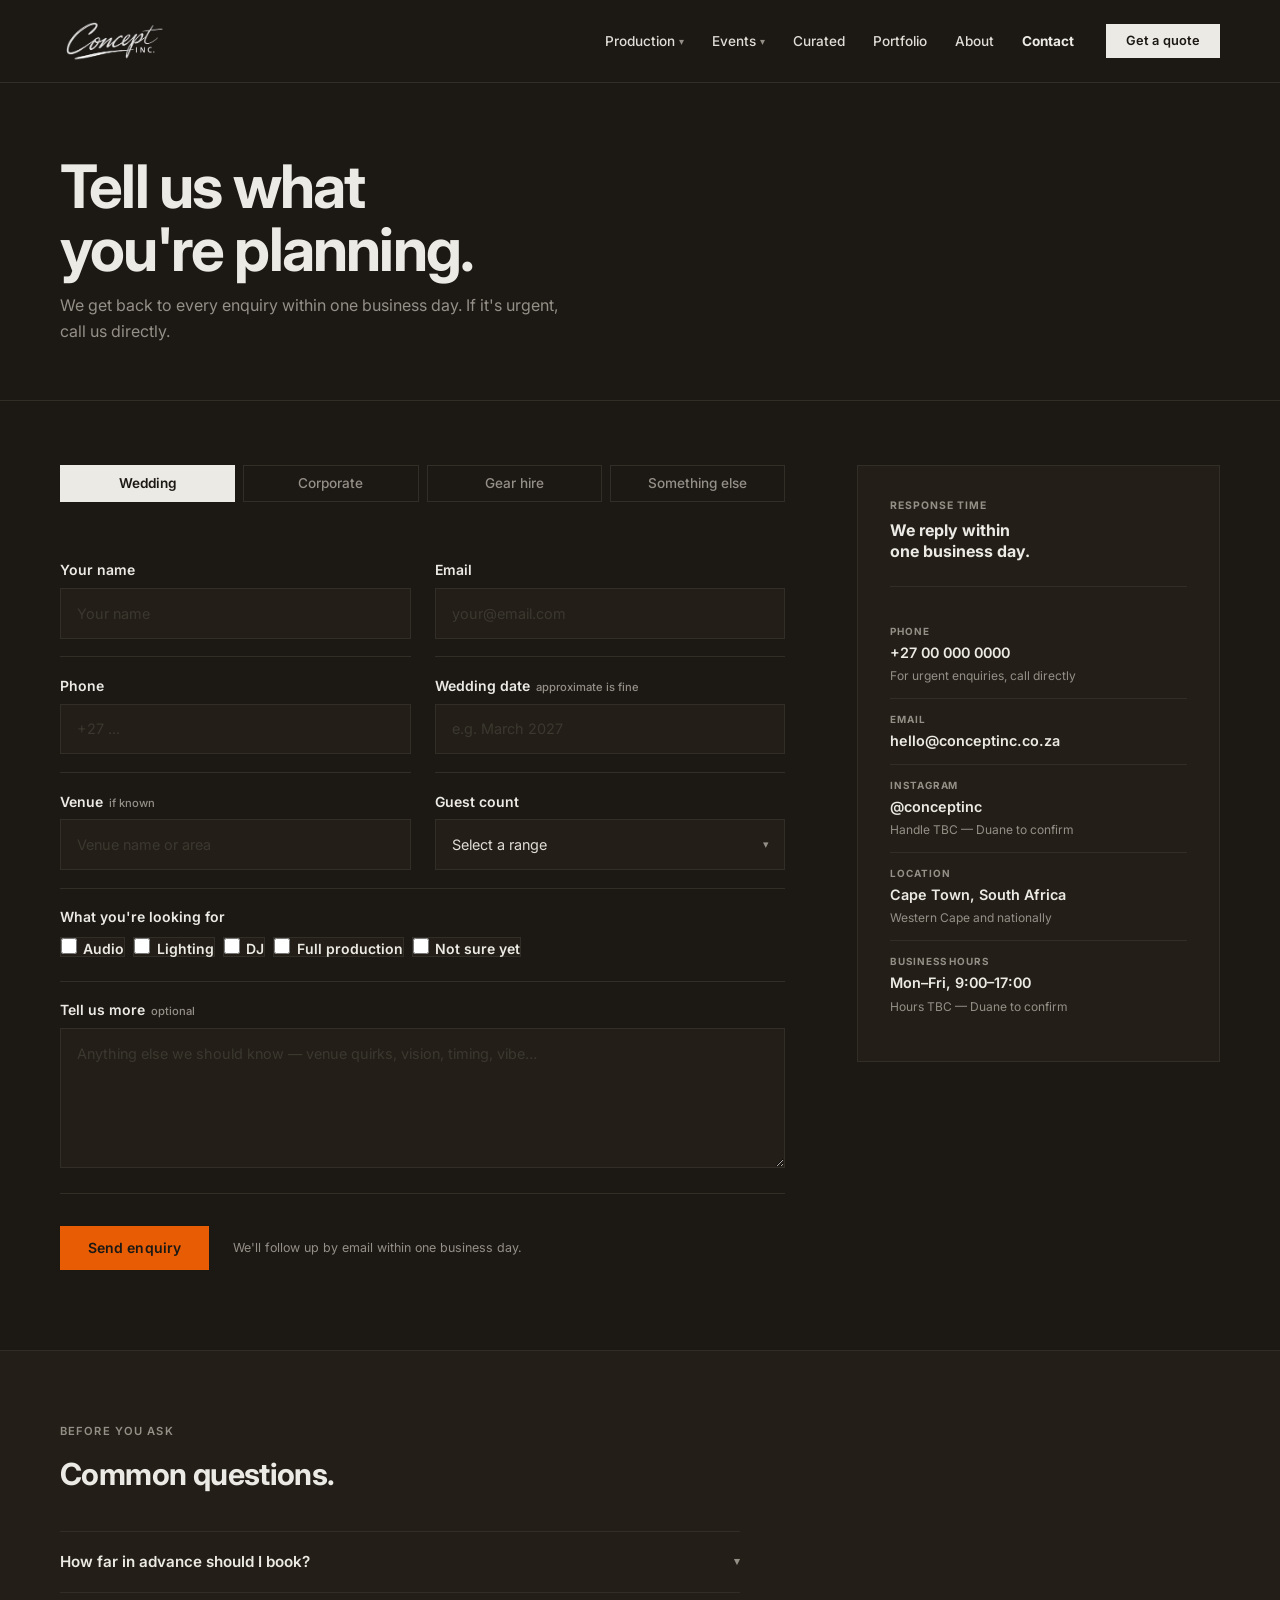
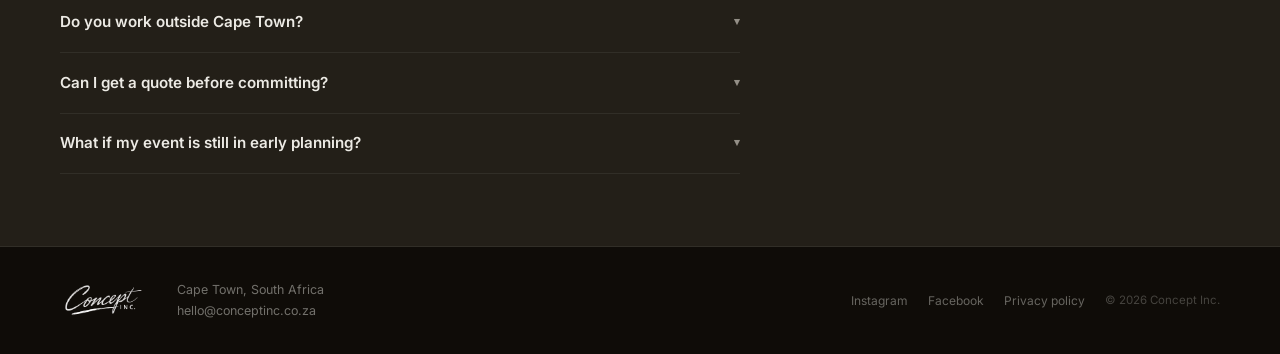
<file: contact/index.html>
<!DOCTYPE html>
<html lang="en" class="dark">
<head>
  <meta charset="UTF-8">
  <meta name="viewport" content="width=device-width, initial-scale=1.0">
  <title>Contact — Concept Inc.</title>
  <meta name="description" content="Get in touch with Concept Inc. for a wedding, corporate event, gear hire, or bespoke production enquiry. We reply within one business day.">
  <link rel="preconnect" href="https://fonts.googleapis.com">
  <link rel="preconnect" href="https://fonts.gstatic.com" crossorigin>
  <link href="https://fonts.googleapis.com/css2?family=Inter:ital,wght@0,400;0,500;0,600;0,700;1,700&display=swap" rel="stylesheet">
  <link rel="stylesheet" href="../shared/styles.css">

  <style>
    /*
     * Contact page — page-specific styles.
     * The conversion engine. Orange once: form submit button.
     *
     * CSS-only type switcher — no JavaScript.
     * Hidden radio inputs act as state variables.
     * Sibling selectors show the correct form panel and
     * highlight the correct type button based on :checked state.
     *
     * Selector chain:
     *   #type-{x}:checked ~ .type-selector label[for="type-{x}"] → active button
     *   #type-{x}:checked ~ form .form-panel--{x} → visible form panel
     * All radio inputs, .type-selector, and <form> must be
     * siblings inside .ct-form-col for this to work.
     */

    /* =============================================
       HERO — text only, short, functional.
       ============================================= */
    .ct-hero {
      padding: 4.5rem 0 3.5rem;
      background-color: var(--off-white);
      border-bottom: 1px solid var(--light-grey);
    }

    .ct-hero h1 {
      font-size: clamp(2.2rem, 6vw, 3.75rem);
      font-weight: 700;
      color: var(--black);
      letter-spacing: -0.03em;
      line-height: 1.05;
      margin-bottom: 0.75rem;
    }

    .ct-hero p {
      font-size: 1rem;
      color: var(--mid-grey);
      line-height: 1.6;
      max-width: 500px;
    }

    /* =============================================
       FORM SECTION LAYOUT
       Left: type switcher + form. Right: sidebar.
       ============================================= */
    .ct-form-section {
      padding: 4rem 0 5rem;
      background-color: var(--off-white);
      border-bottom: 1px solid var(--light-grey);
    }

    .ct-layout {
      display: grid;
      grid-template-columns: 1fr;
      gap: 4rem;
      align-items: start;
    }

    @media (min-width: 900px) {
      .ct-layout { grid-template-columns: 2fr 1fr; gap: 4.5rem; }
    }

    /* =============================================
       TYPE SWITCHER — CSS-only interactivity.
       Radio inputs are hidden but functional.
       ============================================= */
    .type-radio {
      position: absolute;
      width: 0;
      height: 0;
      opacity: 0;
      pointer-events: none;
    }

    .type-selector {
      display: grid;
      grid-template-columns: repeat(2, 1fr);
      gap: 0.5rem;
      margin-bottom: 2.5rem;
    }

    @media (min-width: 560px) {
      .type-selector { grid-template-columns: repeat(4, 1fr); }
    }

    .type-btn {
      display: block;
      padding: 0.65rem 0.75rem;
      text-align: center;
      font-size: 0.85rem;
      font-weight: 500;
      color: var(--mid-grey);
      border: 1px solid var(--light-grey);
      background-color: var(--off-white);
      cursor: pointer;
      line-height: 1;
      user-select: none;
    }

    /* Active button state — driven by :checked sibling selectors */
    #type-wedding:checked   ~ .type-selector label[for="type-wedding"],
    #type-corporate:checked ~ .type-selector label[for="type-corporate"],
    #type-gear:checked      ~ .type-selector label[for="type-gear"],
    #type-other:checked     ~ .type-selector label[for="type-other"] {
      background-color: var(--black);
      color: var(--off-white);
      border-color: var(--black);
      font-weight: 600;
    }

    /* =============================================
       FORM PANELS — show/hide via :checked state.
       ============================================= */
    .form-panel { display: none; }

    #type-wedding:checked   ~ form .form-panel--wedding   { display: block; }
    #type-corporate:checked ~ form .form-panel--corporate { display: block; }
    #type-gear:checked      ~ form .form-panel--gear      { display: block; }
    #type-other:checked     ~ form .form-panel--other     { display: block; }

    /* Submit row — always visible (outside panels, inside form) */
    .form-submit-row {
      padding-top: 2rem;
      border-top: 1px solid var(--light-grey);
      display: flex;
      align-items: center;
      gap: 1.5rem;
      flex-wrap: wrap;
    }

    .form-submit-note {
      font-size: 0.78rem;
      color: var(--mid-grey);
      line-height: 1.5;
    }

    /* =============================================
       FORM FIELD STYLES
       Generous sizing, clear labels, soft-grey inputs.
       ============================================= */
    .form-row {
      display: grid;
      grid-template-columns: 1fr;
      gap: 0 1.5rem;
    }

    @media (min-width: 560px) {
      .form-row { grid-template-columns: 1fr 1fr; }
    }

    .form-field {
      padding: 1.1rem 0;
      border-top: 1px solid var(--light-grey);
    }

    .form-row:first-child > .form-field:first-child { border-top: none; }

    @media (min-width: 560px) {
      /* In a two-col row, first row has no top border on either field */
      .form-row:first-child > .form-field { border-top: none; }
    }

    .form-field label,
    .form-field legend {
      display: flex;
      align-items: baseline;
      gap: 0.4rem;
      font-size: 0.875rem;
      font-weight: 600;
      color: var(--black);
      margin-bottom: 0.4rem;
      padding: 0;
    }

    .field-optional {
      font-size: 0.7rem;
      font-weight: 500;
      color: var(--mid-grey);
    }

    .form-field input[type="text"],
    .form-field input[type="email"],
    .form-field input[type="tel"],
    .form-field input[type="date"],
    .form-field textarea,
    .form-field select {
      width: 100%;
      font-family: 'Inter', sans-serif;
      font-size: 0.9rem;
      color: var(--soft-black);
      background-color: var(--soft-grey);
      border: 1px solid var(--light-grey);
      padding: 0.85rem 1rem;
      outline: none;
      appearance: none;
      -webkit-appearance: none;
      line-height: 1.5;
    }

    .form-field input::placeholder,
    .form-field textarea::placeholder {
      color: var(--placeholder);
    }

    .form-field input:focus,
    .form-field textarea:focus,
    .form-field select:focus {
      border-color: var(--black);
      background-color: var(--off-white);
    }

    .form-field textarea {
      resize: vertical;
      min-height: 140px;
    }

    /* Select wrapper — custom arrow */
    .select-wrap {
      position: relative;
    }

    .select-wrap::after {
      content: '▾';
      position: absolute;
      right: 1rem;
      top: 50%;
      transform: translateY(-50%);
      font-size: 0.7rem;
      color: var(--mid-grey);
      pointer-events: none;
    }

    .form-field select { cursor: pointer; }

    /* Full-width field within a form-row */
    .form-field--full { grid-column: 1 / -1; }

    /* =============================================
       CHECKBOXES — "What you're looking for"
       Pill-style checkbox options.
       ============================================= */
    .check-group {
      border: none;
      padding: 0;
      margin: 0;
    }

    .check-options {
      display: flex;
      flex-wrap: wrap;
      gap: 0.5rem;
      margin-top: 0.1rem;
    }

    .check-opt {
      display: flex;
      align-items: center;
      gap: 0.45rem;
      font-size: 0.85rem;
      font-weight: 500;
      color: var(--soft-black);
      padding: 0.5rem 0.9rem;
      border: 1px solid var(--light-grey);
      background-color: var(--soft-grey);
      cursor: pointer;
      line-height: 1;
    }

    .check-opt input[type="checkbox"] {
      width: 1rem;
      height: 1rem;
      accent-color: var(--black);
      cursor: pointer;
      flex-shrink: 0;
    }

    /* =============================================
       CONTACT SIDEBAR
       Sticky on desktop. Phone, email, socials.
       ============================================= */
    .ct-sidebar {
      padding: 2rem;
      background-color: var(--soft-grey);
      border: 1px solid var(--light-grey);
    }

    @media (min-width: 900px) {
      .ct-sidebar {
        position: sticky;
        top: calc(var(--header-height) + 2rem);
      }
    }

    .sidebar-response {
      padding-bottom: 1.5rem;
      margin-bottom: 1.5rem;
      border-bottom: 1px solid var(--light-grey);
    }

    .sidebar-response-label {
      display: block;
      font-size: 0.65rem;
      font-weight: 700;
      letter-spacing: 0.09em;
      text-transform: uppercase;
      color: var(--mid-grey);
      margin-bottom: 0.35rem;
    }

    .sidebar-response-time {
      font-size: 1rem;
      font-weight: 700;
      color: var(--black);
      line-height: 1.3;
    }

    .sidebar-contacts {
      display: flex;
      flex-direction: column;
      gap: 0;
    }

    .sidebar-contact-item {
      padding: 0.8rem 0;
      border-bottom: 1px solid var(--light-grey);
      display: flex;
      flex-direction: column;
      gap: 0.2rem;
    }

    .sidebar-contact-item:last-child { border-bottom: none; }

    .sidebar-contact-label {
      font-size: 0.62rem;
      font-weight: 700;
      letter-spacing: 0.09em;
      text-transform: uppercase;
      color: var(--mid-grey);
    }

    .sidebar-contact-value {
      font-size: 0.9rem;
      font-weight: 600;
      color: var(--black);
      text-decoration: none;
      line-height: 1.4;
    }

    a.sidebar-contact-value:hover { text-decoration: underline; }

    .sidebar-contact-sub {
      font-size: 0.75rem;
      color: var(--mid-grey);
    }

    /* =============================================
       FAQ STRIP — <details> accordion
       ============================================= */
    .ct-faq {
      padding: 4.5rem 0;
      background-color: var(--soft-grey);
      border-bottom: 1px solid var(--light-grey);
    }

    .ct-faq > .container > .section-label {
      margin-bottom: 0.6rem;
    }

    .ct-faq > .container > h2 {
      font-size: clamp(1.3rem, 3.5vw, 1.9rem);
      font-weight: 700;
      color: var(--black);
      letter-spacing: -0.02em;
      margin-bottom: 2rem;
    }

    .faq-list {
      max-width: 680px;
      display: flex;
      flex-direction: column;
    }

    .faq-item {
      border-top: 1px solid var(--light-grey);
    }

    .faq-item:last-child { border-bottom: 1px solid var(--light-grey); }

    .faq-item summary {
      display: flex;
      justify-content: space-between;
      align-items: center;
      padding: 1.1rem 0;
      font-size: 0.95rem;
      font-weight: 600;
      color: var(--black);
      cursor: pointer;
      list-style: none;
      gap: 1rem;
    }

    .faq-item summary::-webkit-details-marker { display: none; }

    .faq-chevron {
      font-size: 0.7rem;
      color: var(--mid-grey);
      flex-shrink: 0;
      transition: transform 0.15s;
    }

    .faq-item[open] .faq-chevron { transform: rotate(180deg); }

    .faq-item p {
      font-size: 0.875rem;
      color: var(--mid-grey);
      line-height: 1.75;
      padding-bottom: 1.25rem;
    }

  </style>
</head>
<body>


  <!-- ============================================================
       HEADER
       ============================================================ -->
  <header class="site-header">
    <div class="container">

      <a href="/" class="wordmark" aria-label="Concept Inc. home">
        <img src="../assets/logo v1 light.png" alt="Concept Inc." class="wordmark-img">
      </a>

      <div class="header-right">

        <nav aria-label="Primary navigation">
          <ul class="site-nav">
            <li class="has-dropdown">
              <a href="/production" class="dropdown-toggle">Production <span class="chevron" aria-hidden="true">▾</span></a>
              <ul class="dropdown">
                <li><a href="/production#audio">Audio</a></li>
                <li><a href="/production#lighting">Lighting</a></li>
                <li><a href="/production#visual">Visual</a></li>
                <li><a href="/production#full-production">Full Production</a></li>
              </ul>
            </li>
            <li class="has-dropdown">
              <a href="#" class="dropdown-toggle">Events <span class="chevron" aria-hidden="true">▾</span></a>
              <ul class="dropdown">
                <li><a href="/packages/weddings">Weddings</a></li>
                <li><a href="/packages/corporate">Corporate</a></li>
                <li><a href="/packages/gear-hire">Gear hire</a></li>
                <li><a href="/packages/bespoke">Bespoke quote</a></li>
              </ul>
            </li>
            <li><a href="/curated">Curated</a></li>
            <li><a href="/portfolio">Portfolio</a></li>
            <li><a href="/about">About</a></li>
            <li><a href="/contact" aria-current="page">Contact</a></li>
          </ul>
        </nav>

        <div class="header-actions">
          <a href="/contact" class="btn btn-black btn-sm header-quote" aria-current="page">Get a quote</a>
          <span class="mobile-toggle" aria-label="Open menu">Menu</span>
        </div>

      </div>

    </div>
  </header>


  <!-- ============================================================
       HERO — text only, functional.
       ============================================================ -->
  <section class="ct-hero" aria-label="Contact Concept Inc.">
    <div class="container">
      <h1>Tell us what<br>you're planning.</h1>
      <p>We get back to every enquiry within one business day. If it's urgent, call us directly.</p>
    </div>
  </section>


  <!-- ============================================================
       FORM SECTION
       Left: type switcher + enquiry form.
       Right: direct contact sidebar.

       IMPORTANT — HTML structure for CSS-only switcher:
       The 4 radio inputs, .type-selector, and <form> must all
       be direct children of .ct-form-col in this exact order.
       ============================================================ -->
  <section class="ct-form-section" id="enquiry" aria-label="Enquiry form">
    <div class="container">
      <div class="ct-layout">

        <!-- ======================================================
             LEFT COLUMN — type selector + form
             ====================================================== -->
        <div class="ct-form-col">

          <!-- Hidden radio inputs — CSS interactivity engine.
               Must be direct siblings of .type-selector and <form>. -->
          <input type="radio" id="type-wedding"   name="enquiry-type" class="type-radio" value="wedding"   checked>
          <input type="radio" id="type-corporate" name="enquiry-type" class="type-radio" value="corporate">
          <input type="radio" id="type-gear"      name="enquiry-type" class="type-radio" value="gear">
          <input type="radio" id="type-other"     name="enquiry-type" class="type-radio" value="other">

          <!-- Type selector buttons -->
          <div class="type-selector" role="group" aria-label="Select enquiry type">
            <label for="type-wedding"   class="type-btn">Wedding</label>
            <label for="type-corporate" class="type-btn">Corporate</label>
            <label for="type-gear"      class="type-btn">Gear hire</label>
            <label for="type-other"     class="type-btn">Something else</label>
          </div>

          <!-- ====================================================
               FORM — one panel per enquiry type.
               Only the active panel is shown (CSS :checked logic).
               ==================================================== -->
          <form class="enquiry-form" action="#" method="post" novalidate>


            <!-- ——————————————————————————————————————————————————
                 WEDDING FORM PANEL (shown by default)
                 —————————————————————————————————————————————————— -->
            <div class="form-panel form-panel--wedding" aria-label="Wedding enquiry fields">

              <div class="form-row">
                <div class="form-field">
                  <label for="w-name">Your name</label>
                  <input type="text" id="w-name" name="name" autocomplete="name" placeholder="Your name" required>
                </div>
                <div class="form-field">
                  <label for="w-email">Email</label>
                  <input type="email" id="w-email" name="email" autocomplete="email" placeholder="your@email.com" required>
                </div>
              </div>

              <div class="form-row">
                <div class="form-field">
                  <label for="w-phone">Phone</label>
                  <input type="tel" id="w-phone" name="phone" autocomplete="tel" placeholder="+27 ..." required>
                </div>
                <div class="form-field">
                  <label for="w-date">
                    Wedding date
                    <span class="field-optional">approximate is fine</span>
                  </label>
                  <input type="text" id="w-date" name="wedding-date" placeholder="e.g. March 2027">
                </div>
              </div>

              <div class="form-row">
                <div class="form-field">
                  <label for="w-venue">
                    Venue
                    <span class="field-optional">if known</span>
                  </label>
                  <input type="text" id="w-venue" name="venue" placeholder="Venue name or area">
                </div>
                <div class="form-field">
                  <label for="w-guests">Guest count</label>
                  <div class="select-wrap">
                    <select id="w-guests" name="guest-count">
                      <option value="" disabled selected>Select a range</option>
                      <option value="under-50">Under 50</option>
                      <option value="50-100">50–100</option>
                      <option value="100-200">100–200</option>
                      <option value="200-plus">200+</option>
                    </select>
                  </div>
                </div>
              </div>

              <div class="form-row">
                <div class="form-field form-field--full">
                  <fieldset class="check-group">
                    <legend>What you're looking for</legend>
                    <div class="check-options">
                      <label class="check-opt"><input type="checkbox" name="w-services" value="audio"> Audio</label>
                      <label class="check-opt"><input type="checkbox" name="w-services" value="lighting"> Lighting</label>
                      <label class="check-opt"><input type="checkbox" name="w-services" value="dj"> DJ</label>
                      <label class="check-opt"><input type="checkbox" name="w-services" value="full"> Full production</label>
                      <label class="check-opt"><input type="checkbox" name="w-services" value="unsure"> Not sure yet</label>
                    </div>
                  </fieldset>
                </div>
              </div>

              <div class="form-row">
                <div class="form-field form-field--full">
                  <label for="w-message">
                    Tell us more
                    <span class="field-optional">optional</span>
                  </label>
                  <textarea id="w-message" name="message" placeholder="Anything else we should know — venue quirks, vision, timing, vibe…"></textarea>
                </div>
              </div>

            </div>
            <!-- / Wedding panel -->


            <!-- ——————————————————————————————————————————————————
                 CORPORATE FORM PANEL
                 Adds: Company, Event type, Budget band.
                 —————————————————————————————————————————————————— -->
            <div class="form-panel form-panel--corporate" aria-label="Corporate enquiry fields">

              <div class="form-row">
                <div class="form-field">
                  <label for="c-name">Your name</label>
                  <input type="text" id="c-name" name="name" autocomplete="name" placeholder="Your name" required>
                </div>
                <div class="form-field">
                  <label for="c-email">Email</label>
                  <input type="email" id="c-email" name="email" autocomplete="email" placeholder="your@email.com" required>
                </div>
              </div>

              <div class="form-row">
                <div class="form-field">
                  <label for="c-phone">Phone</label>
                  <input type="tel" id="c-phone" name="phone" autocomplete="tel" placeholder="+27 ..." required>
                </div>
                <div class="form-field">
                  <label for="c-company">Company</label>
                  <input type="text" id="c-company" name="company" autocomplete="organization" placeholder="Company or organisation name">
                </div>
              </div>

              <div class="form-row">
                <div class="form-field">
                  <label for="c-event-type">Event type</label>
                  <div class="select-wrap">
                    <select id="c-event-type" name="event-type">
                      <option value="" disabled selected>Select event type</option>
                      <option>Conference or AGM</option>
                      <option>Gala dinner or awards</option>
                      <option>Product launch</option>
                      <option>Brand activation</option>
                      <option>Year-end function</option>
                      <option>Hybrid event</option>
                      <option>Other</option>
                    </select>
                  </div>
                </div>
                <div class="form-field">
                  <label for="c-date">
                    Event date
                    <span class="field-optional">approximate is fine</span>
                  </label>
                  <input type="text" id="c-date" name="event-date" placeholder="e.g. June 2026">
                </div>
              </div>

              <div class="form-row">
                <div class="form-field">
                  <label for="c-guests">Guest count</label>
                  <div class="select-wrap">
                    <select id="c-guests" name="guest-count">
                      <option value="" disabled selected>Select a range</option>
                      <option value="under-50">Under 50</option>
                      <option value="50-200">50–200</option>
                      <option value="200-500">200–500</option>
                      <option value="500-plus">500+</option>
                    </select>
                  </div>
                </div>
                <div class="form-field">
                  <label for="c-budget">
                    Budget band
                    <span class="field-optional">optional</span>
                  </label>
                  <div class="select-wrap">
                    <select id="c-budget" name="budget">
                      <option value="" disabled selected>Select a range</option>
                      <option value="under-20k">Under R20,000</option>
                      <option value="20k-50k">R20,000 – R50,000</option>
                      <option value="50k-100k">R50,000 – R100,000</option>
                      <option value="100k-250k">R100,000 – R250,000</option>
                      <option value="250k-plus">R250,000+</option>
                      <option value="discuss">I'd rather discuss</option>
                    </select>
                  </div>
                </div>
              </div>

              <div class="form-row">
                <div class="form-field form-field--full">
                  <label for="c-message">Tell us about your event</label>
                  <textarea id="c-message" name="message" placeholder="Brief overview — venue, programme, what you need handled, any specific requirements…"></textarea>
                </div>
              </div>

            </div>
            <!-- / Corporate panel -->


            <!-- ——————————————————————————————————————————————————
                 GEAR HIRE FORM PANEL
                 Adds: Hire dates, Delivery address, Package.
                 —————————————————————————————————————————————————— -->
            <div class="form-panel form-panel--gear" aria-label="Gear hire enquiry fields">

              <div class="form-row">
                <div class="form-field">
                  <label for="g-name">Your name</label>
                  <input type="text" id="g-name" name="name" autocomplete="name" placeholder="Your name" required>
                </div>
                <div class="form-field">
                  <label for="g-email">Email</label>
                  <input type="email" id="g-email" name="email" autocomplete="email" placeholder="your@email.com" required>
                </div>
              </div>

              <div class="form-row">
                <div class="form-field">
                  <label for="g-phone">Phone</label>
                  <input type="tel" id="g-phone" name="phone" autocomplete="tel" placeholder="+27 ...">
                </div>
                <div class="form-field">
                  <label for="g-dates">Hire dates</label>
                  <input type="text" id="g-dates" name="hire-dates" placeholder="e.g. 14–15 Aug 2026">
                </div>
              </div>

              <div class="form-row">
                <div class="form-field">
                  <label for="g-package">Package interest</label>
                  <div class="select-wrap">
                    <select id="g-package" name="package">
                      <option value="" disabled selected>Select a package</option>
                      <option value="basic">Basic — from R7,000</option>
                      <option value="standard">Standard — from R12,000</option>
                      <option value="pro">Pro — from R20,000</option>
                      <option value="custom">Custom / not sure yet</option>
                    </select>
                  </div>
                </div>
                <div class="form-field">
                  <label for="g-delivery">
                    Delivery address
                    <span class="field-optional">or "self-collection"</span>
                  </label>
                  <input type="text" id="g-delivery" name="delivery-address" placeholder="Venue or delivery address">
                </div>
              </div>

              <div class="form-row">
                <div class="form-field form-field--full">
                  <label for="g-message">
                    Additional requirements
                    <span class="field-optional">optional</span>
                  </label>
                  <textarea id="g-message" name="message" placeholder="Specific equipment, add-ons, wet hire interest, event type…"></textarea>
                </div>
              </div>

            </div>
            <!-- / Gear hire panel -->


            <!-- ——————————————————————————————————————————————————
                 SOMETHING ELSE FORM PANEL
                 Mostly free text. For bespoke, festivals, etc.
                 —————————————————————————————————————————————————— -->
            <div class="form-panel form-panel--other" aria-label="General enquiry fields">

              <div class="form-row">
                <div class="form-field">
                  <label for="o-name">Your name</label>
                  <input type="text" id="o-name" name="name" autocomplete="name" placeholder="Your name" required>
                </div>
                <div class="form-field">
                  <label for="o-email">Email</label>
                  <input type="email" id="o-email" name="email" autocomplete="email" placeholder="your@email.com" required>
                </div>
              </div>

              <div class="form-row">
                <div class="form-field">
                  <label for="o-phone">
                    Phone
                    <span class="field-optional">optional</span>
                  </label>
                  <input type="tel" id="o-phone" name="phone" autocomplete="tel" placeholder="+27 ...">
                </div>
                <div class="form-field">
                  <label for="o-budget">
                    Budget band
                    <span class="field-optional">optional</span>
                  </label>
                  <div class="select-wrap">
                    <select id="o-budget" name="budget">
                      <option value="" disabled selected>Select a range</option>
                      <option value="under-20k">Under R20,000</option>
                      <option value="20k-50k">R20,000 – R50,000</option>
                      <option value="50k-100k">R50,000 – R100,000</option>
                      <option value="100k-250k">R100,000 – R250,000</option>
                      <option value="250k-plus">R250,000+</option>
                      <option value="discuss">I'd rather discuss</option>
                    </select>
                  </div>
                </div>
              </div>

              <div class="form-row">
                <div class="form-field form-field--full">
                  <label for="o-message">Tell us what you're planning</label>
                  <textarea id="o-message" name="message" rows="8" placeholder="Tell us about your event — what you need, when, where, and the feeling you're going for. No brief is too rough."></textarea>
                </div>
              </div>

            </div>
            <!-- / Something else panel -->


            <!-- Shared submit row — always visible -->
            <div class="form-submit-row">
              <button type="submit" class="btn btn-orange">Send enquiry</button>
              <p class="form-submit-note">
                We'll follow up by email within one business day.
              </p>
            </div>


          </form>
          <!-- / .enquiry-form -->

        </div>
        <!-- / .ct-form-col -->


        <!-- ======================================================
             RIGHT COLUMN — contact sidebar
             Sticky on desktop.
             ====================================================== -->
        <aside class="ct-sidebar" aria-label="Direct contact">

          <div class="sidebar-response">
            <span class="sidebar-response-label">Response time</span>
            <p class="sidebar-response-time">We reply within<br>one business day.</p>
          </div>

          <div class="sidebar-contacts">

            <div class="sidebar-contact-item">
              <span class="sidebar-contact-label">Phone</span>
              <a href="tel:+270000000000" class="sidebar-contact-value">+27 00 000 0000</a>
              <span class="sidebar-contact-sub">For urgent enquiries, call directly</span>
            </div>

            <div class="sidebar-contact-item">
              <span class="sidebar-contact-label">Email</span>
              <a href="mailto:hello@conceptinc.co.za" class="sidebar-contact-value">hello@conceptinc.co.za</a>
            </div>

            <div class="sidebar-contact-item">
              <span class="sidebar-contact-label">Instagram</span>
              <a href="#" class="sidebar-contact-value">@conceptinc</a>
              <span class="sidebar-contact-sub">Handle TBC — Duane to confirm</span>
            </div>

            <div class="sidebar-contact-item">
              <span class="sidebar-contact-label">Location</span>
              <span class="sidebar-contact-value">Cape Town, South Africa</span>
              <span class="sidebar-contact-sub">Western Cape and nationally</span>
            </div>

            <div class="sidebar-contact-item">
              <span class="sidebar-contact-label">Business hours</span>
              <span class="sidebar-contact-value">Mon–Fri, 9:00–17:00</span>
              <span class="sidebar-contact-sub">Hours TBC — Duane to confirm</span>
            </div>

          </div>

        </aside>

      </div>
    </div>
  </section>


  <!-- ============================================================
       FAQ STRIP — enquiry-stage questions
       ============================================================ -->
  <section class="ct-faq" aria-label="Frequently asked questions">
    <div class="container">

      <p class="section-label">Before you ask</p>
      <h2>Common questions.</h2>

      <div class="faq-list">

        <details class="faq-item">
          <summary>
            How far in advance should I book?
            <span class="faq-chevron" aria-hidden="true">▾</span>
          </summary>
          <p>
            As soon as you have a date. Popular weekends book six to twelve months out,
            particularly for weddings and large outdoor events. We sometimes have
            availability at shorter notice for weekday and off-peak dates — it's always
            worth asking. For bespoke and curated productions, lead time depends on
            the complexity of the brief.
          </p>
        </details>

        <details class="faq-item">
          <summary>
            Do you work outside Cape Town?
            <span class="faq-chevron" aria-hidden="true">▾</span>
          </summary>
          <p>
            Yes. We're based in Cape Town but regularly work in the Winelands,
            Garden Route, and nationally for larger productions and touring shows.
            Travel costs are quoted separately based on distance and crew size.
          </p>
        </details>

        <details class="faq-item">
          <summary>
            Can I get a quote before committing?
            <span class="faq-chevron" aria-hidden="true">▾</span>
          </summary>
          <p>
            Yes — all enquiries receive a full proposal at no cost and with no
            obligation to proceed. We'd rather quote accurately than give you
            a number that changes later. Send us your brief and we'll come back
            with a detailed spec and price.
          </p>
        </details>

        <details class="faq-item">
          <summary>
            What if my event is still in early planning?
            <span class="faq-chevron" aria-hidden="true">▾</span>
          </summary>
          <p>
            Send us what you have. A rough idea of date, venue, and guest count
            is enough to start the conversation. We'll ask the questions that
            help shape the rest — and we're used to working with briefs that
            evolve. Getting us involved early means fewer surprises later.
          </p>
        </details>

      </div>

    </div>
  </section>


  <!-- ============================================================
       FOOTER
       No footer-cta band — the form already serves that purpose.
       ============================================================ -->
  <footer class="site-footer" aria-label="Site footer">
    <div class="container">

      <div class="footer-top">
        <a href="/" class="footer-wordmark" aria-label="Concept Inc. home">
          <img src="../assets/logo v1 light.png" alt="Concept Inc." style="height:40px;width:auto;display:block;">
        </a>
        <p class="footer-meta">
          Cape Town, South Africa<br>
          hello@conceptinc.co.za
        </p>
      </div>

      <nav aria-label="Footer links">
        <div class="footer-links">
          <a href="#">Instagram</a>
          <a href="#">Facebook</a>
          <a href="#">Privacy policy</a>
          <span class="footer-copy">© 2026 Concept Inc.</span>
        </div>
      </nav>

    </div>
  </footer>


</body>
</html>
</file>
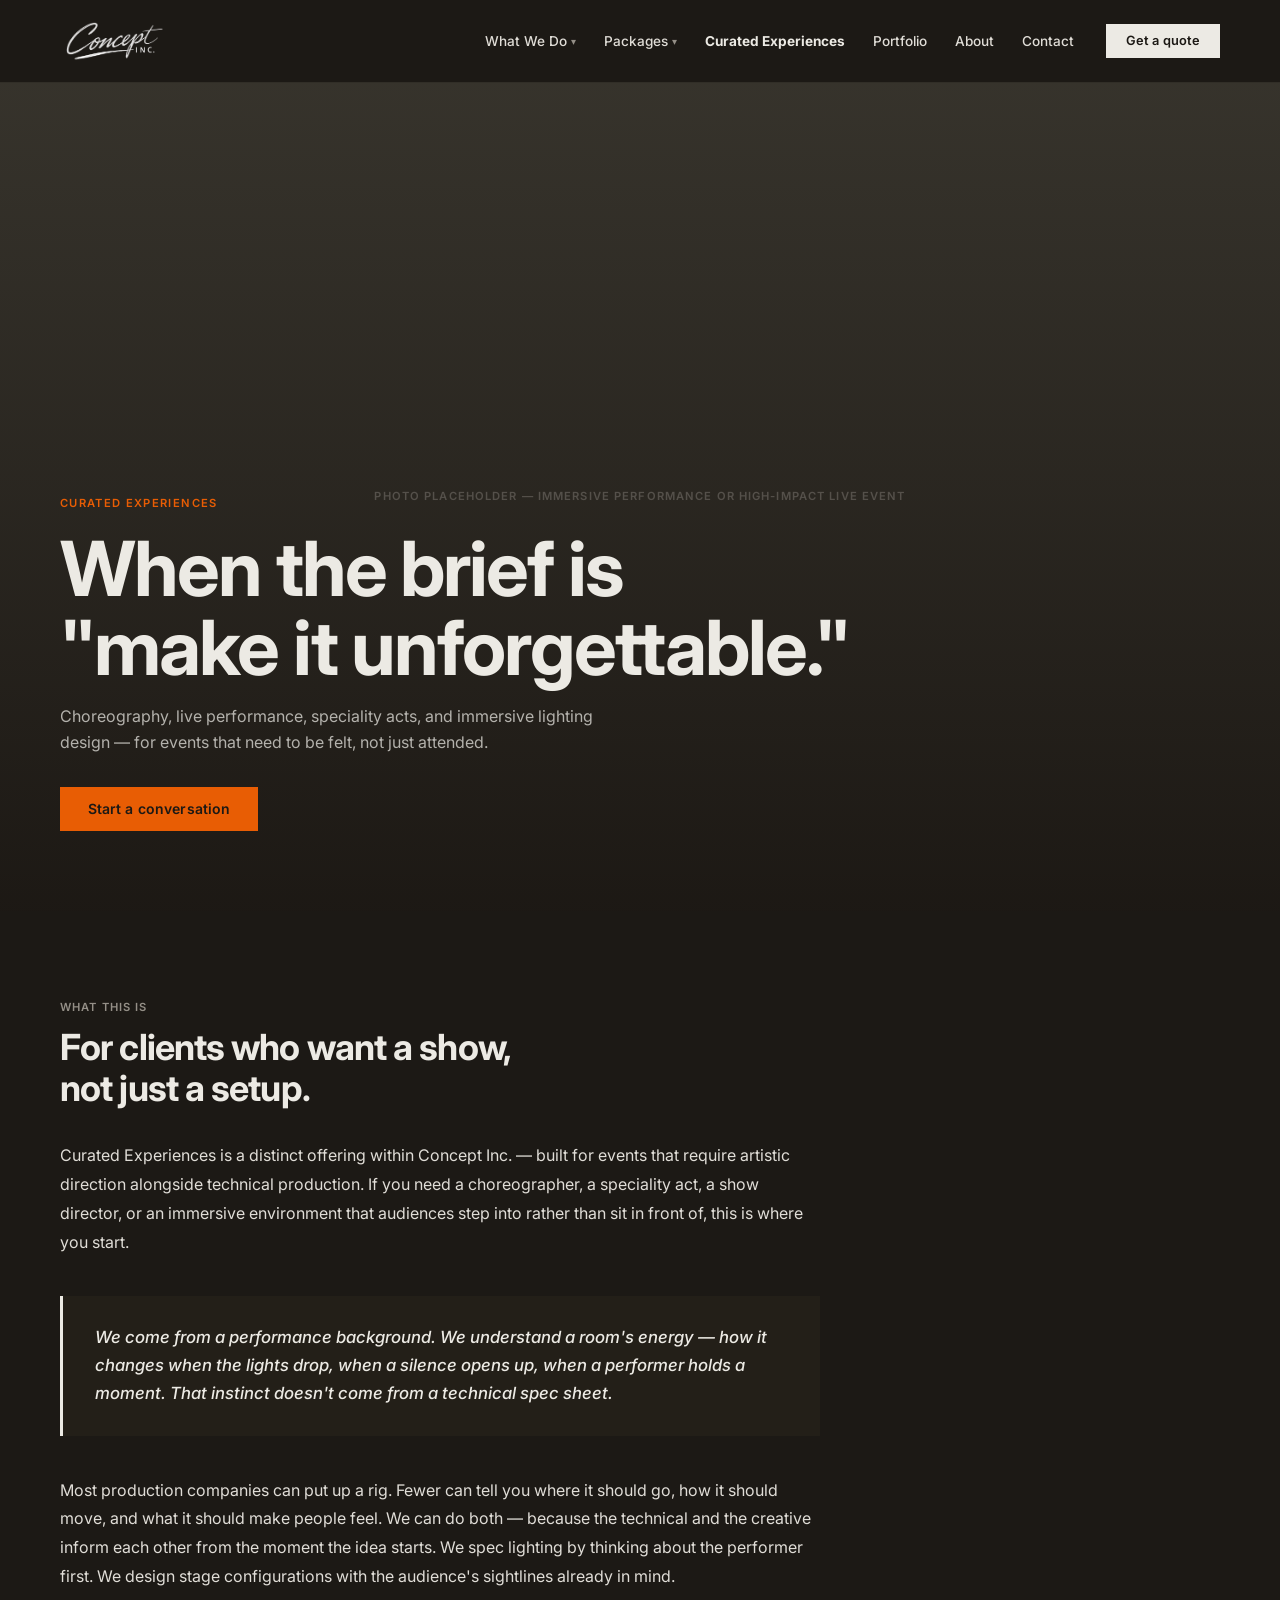
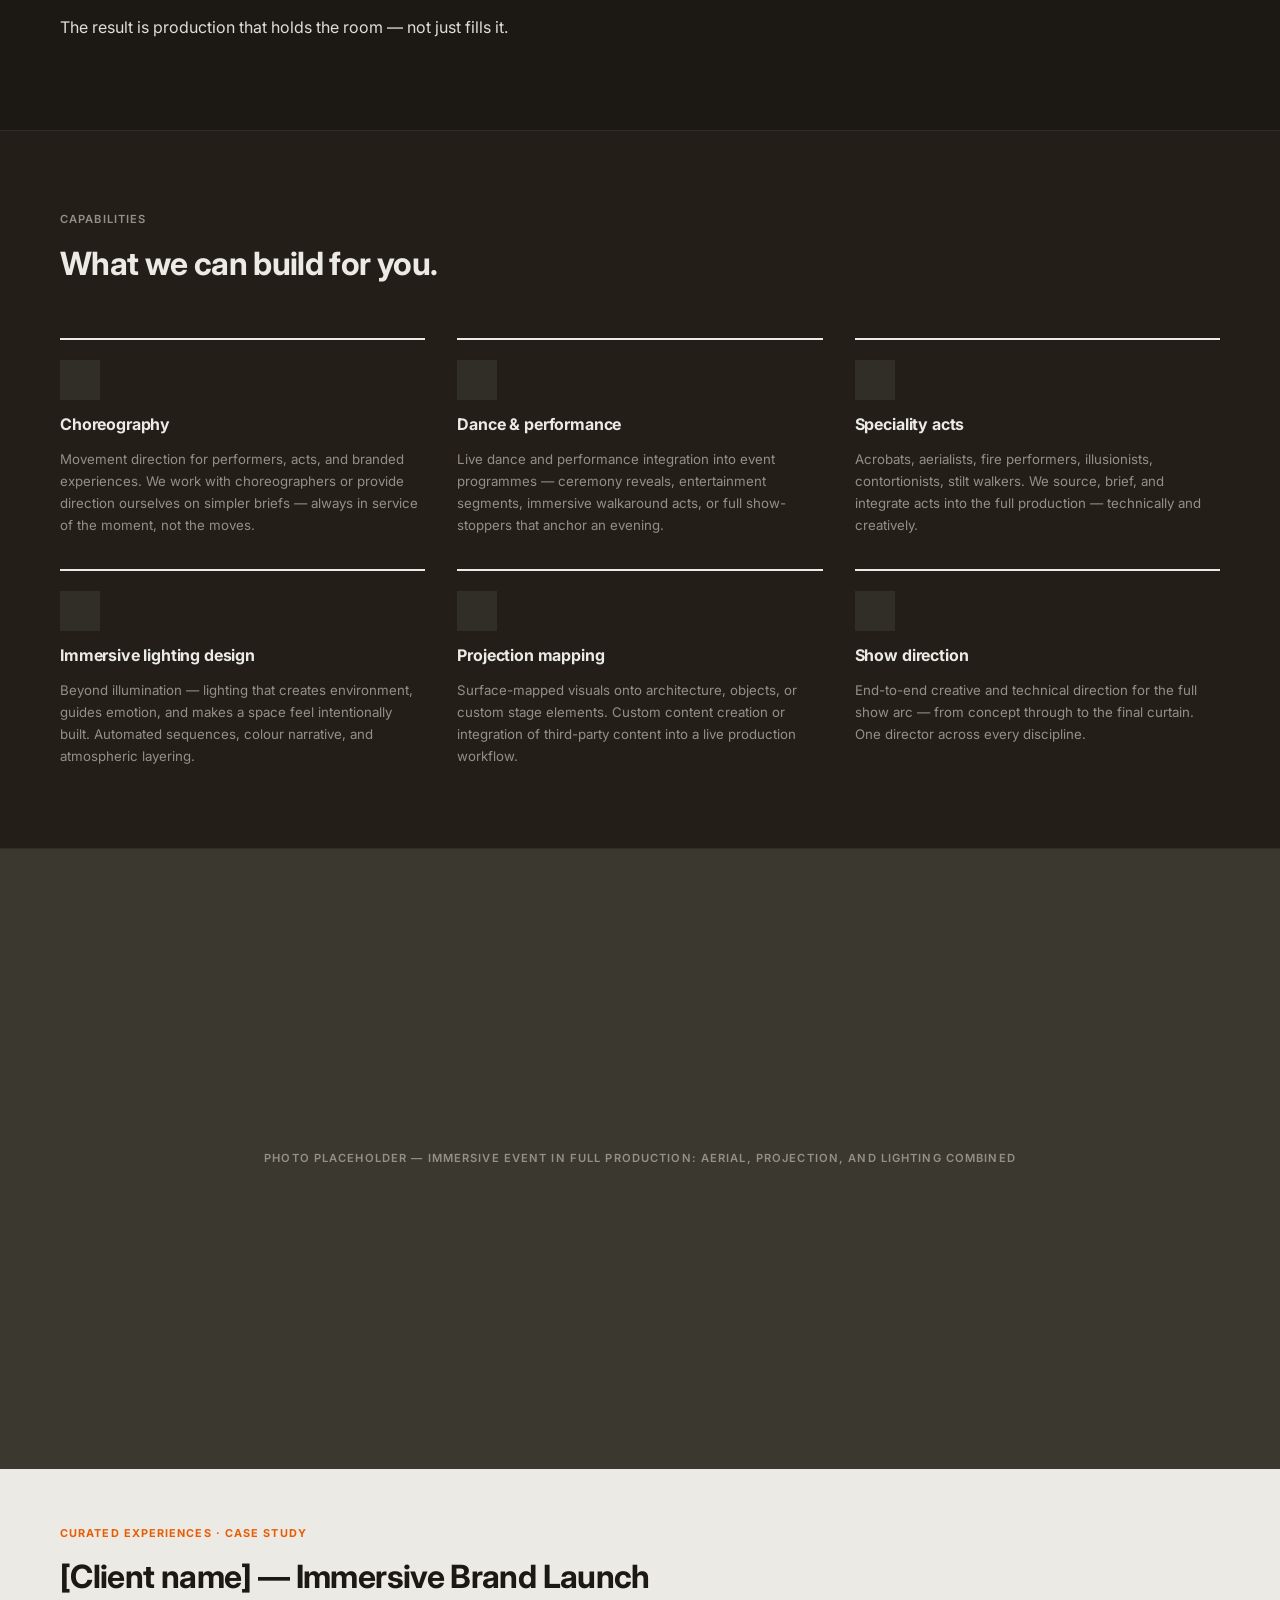
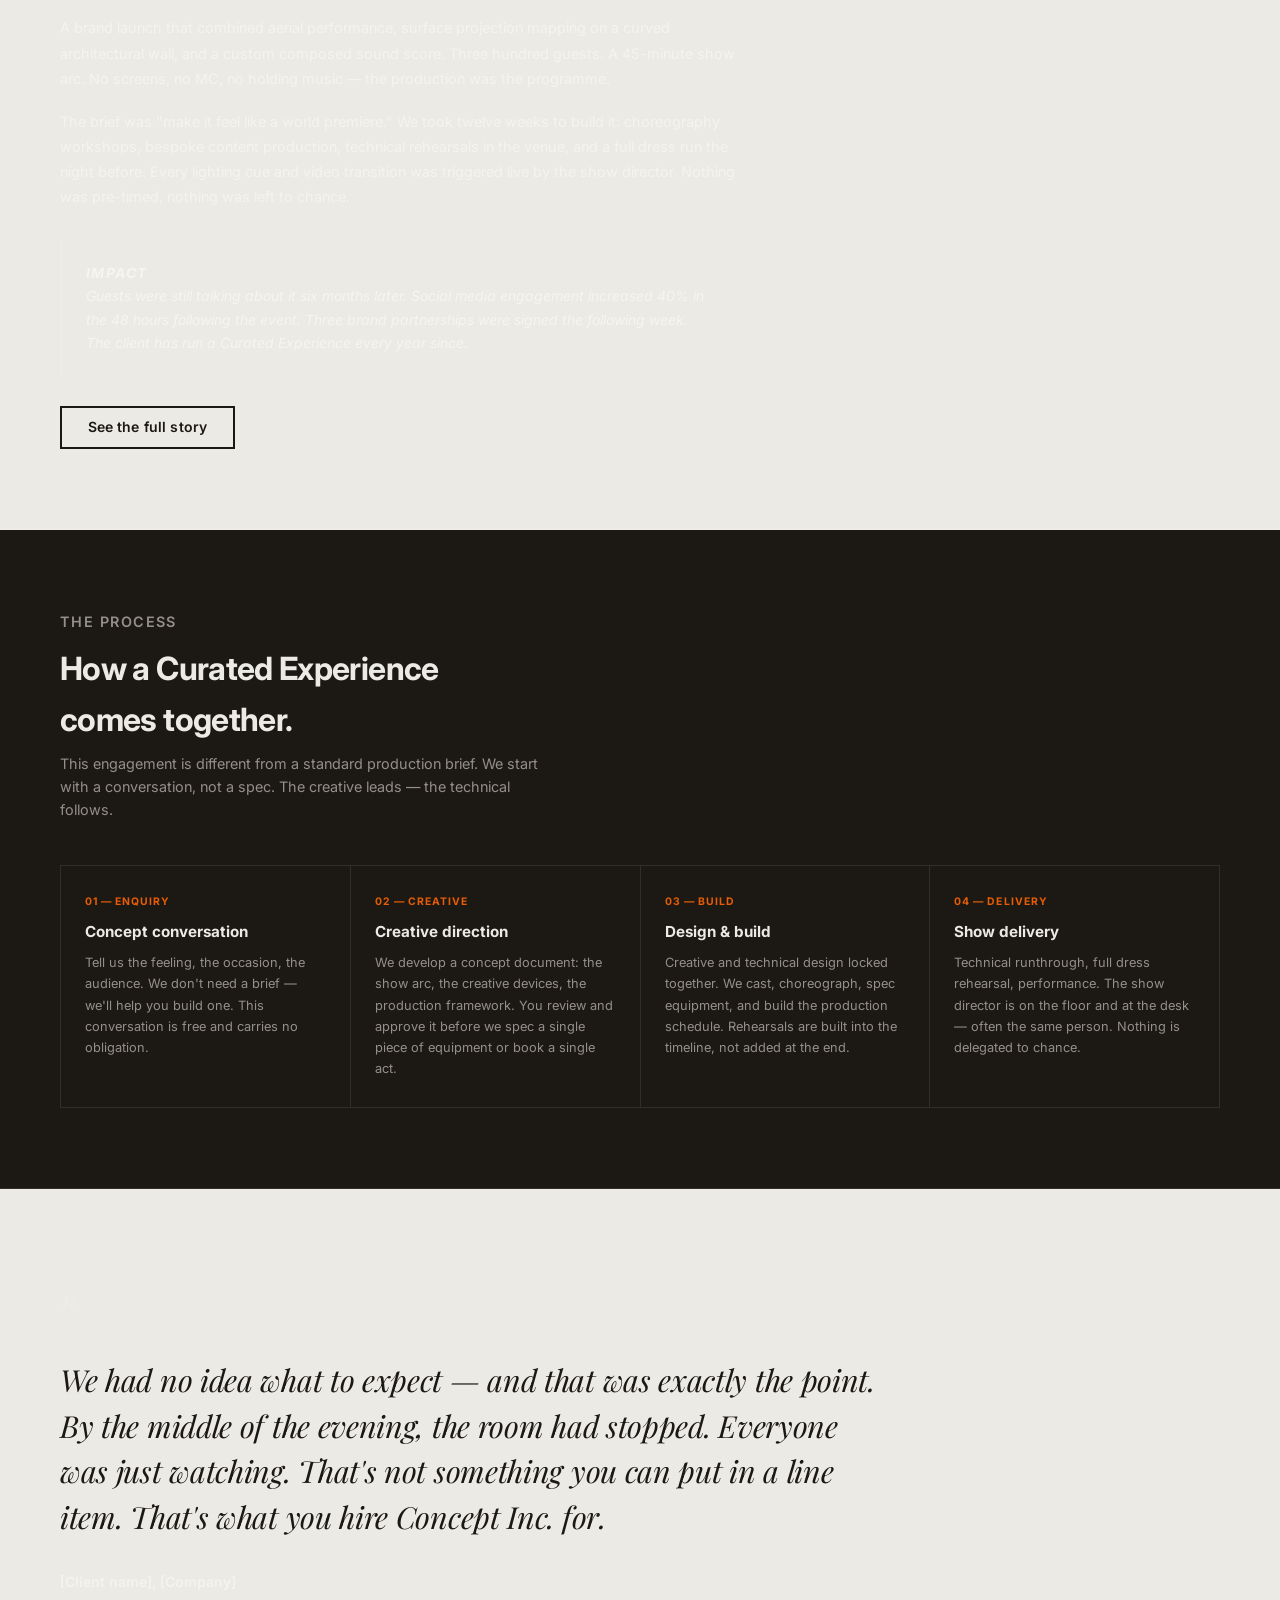
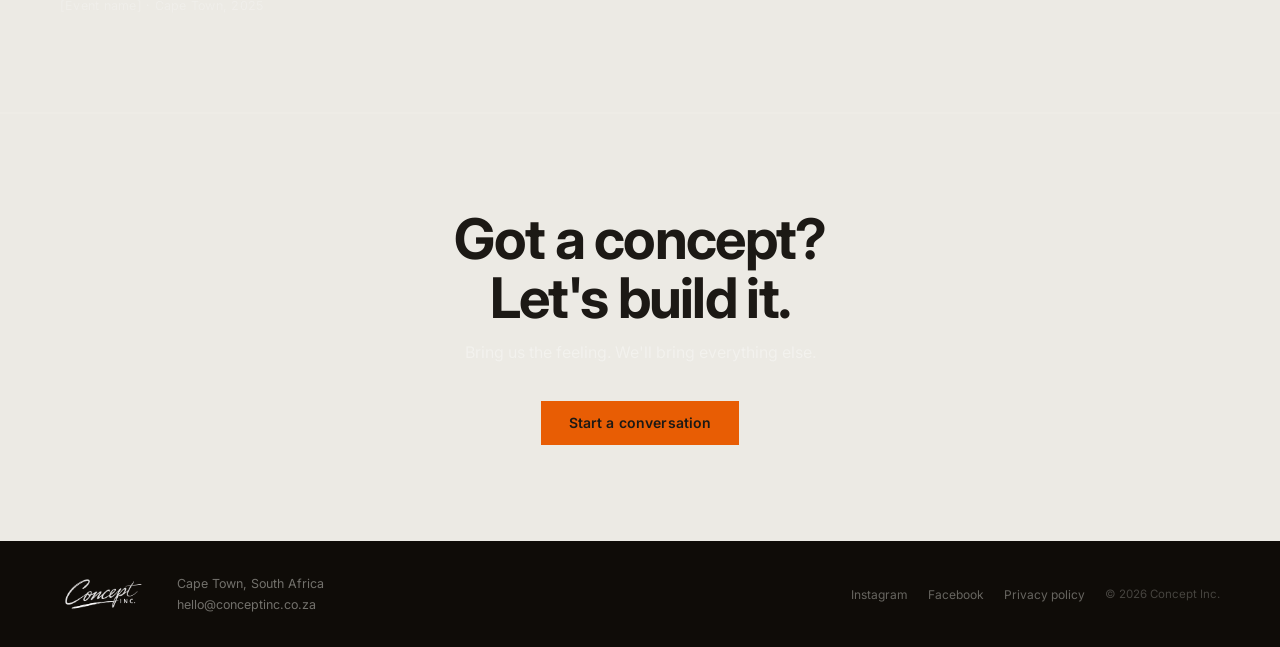
<file: curated-experiences/index.html>
<!DOCTYPE html>
<html lang="en" class="dark">
<head>
  <meta charset="UTF-8">
  <meta name="viewport" content="width=device-width, initial-scale=1.0">
  <title>Curated Experiences — Concept Inc.</title>
  <meta name="description" content="Choreography, performance, speciality acts, and immersive lighting design for events that need to be felt, not just attended. Concept Inc., Cape Town.">
  <link rel="preconnect" href="https://fonts.googleapis.com">
  <link rel="preconnect" href="https://fonts.gstatic.com" crossorigin>
  <link href="https://fonts.googleapis.com/css2?family=Inter:ital,wght@0,400;0,500;0,600;0,700;1,700&family=Playfair+Display:ital@1&display=swap" rel="stylesheet">
  <link rel="stylesheet" href="../shared/styles.css">

  <style>
    /*
     * Curated Experiences — page-specific styles.
     * Sub-brand treatment: cinematic, more orange, more dark sections.
     * Orange appears 4× here (vs. 0–2× on standard pages):
     *   #1 Hero eyebrow
     *   #2 Featured project tag
     *   #3 Process step numbers
     *   #4 CTA band button
     */

    /* =============================================
       HERO — tallest and most cinematic on site
       ============================================= */
    .hero { min-height: 82vh; }
    @media (min-width: 768px) { .hero { min-height: 92vh; } }

    /* Overlay slightly darker to create editorial weight */
    .hero-overlay {
      background: linear-gradient(
        to top,
        rgba(26, 22, 18, 0.92) 0%,
        rgba(26, 22, 18, 0.52) 50%,
        rgba(26, 22, 18, 0.15) 100%
      );
    }

    .hero-eyebrow {
      color: var(--orange); /* orange #1 */
      margin-bottom: 1rem;
    }

    .hero-subhead { margin-bottom: 2rem; }

    /* =============================================
       "WHAT THIS IS" — editorial positioning
       Off-white. Constrained, generous leading.
       ============================================= */
    .ce-positioning {
      padding: 5.5rem 0;
      background-color: var(--off-white);
      border-bottom: 1px solid var(--light-grey);
    }

    .ce-positioning-inner {
      max-width: 760px;
    }

    .ce-positioning .section-label {
      margin-bottom: 0.6rem;
    }

    .ce-positioning h2 {
      font-size: clamp(1.5rem, 4vw, 2.25rem);
      font-weight: 700;
      color: var(--black);
      letter-spacing: -0.025em;
      line-height: 1.15;
      margin-bottom: 2rem;
    }

    .ce-body-text {
      font-size: 1rem;
      color: var(--soft-black);
      line-height: 1.8;
      margin-bottom: 1.4rem;
    }

    .ce-body-text:last-of-type {
      margin-bottom: 0;
    }

    /* Credibility callout — the performance background line */
    .ce-credibility {
      margin: 2.5rem 0;
      padding: 1.75rem 2rem;
      border-left: 3px solid var(--black);
      background-color: var(--soft-grey);
    }

    .ce-credibility p {
      font-size: 1.05rem;
      font-weight: 500;
      color: var(--black);
      line-height: 1.65;
      font-style: italic;
    }

    /* =============================================
       CAPABILITY GRID
       6 cards — editorial, border-top black.
       Soft-grey section. 2 → 3 col.
       ============================================= */
    .ce-capabilities {
      padding: 5rem 0;
      background-color: var(--soft-grey);
      border-bottom: 1px solid var(--light-grey);
    }

    .ce-capabilities-header {
      margin-bottom: 3rem;
    }

    .ce-capabilities-header .section-label {
      margin-bottom: 0.6rem;
    }

    .ce-capabilities-header h2 {
      font-size: clamp(1.4rem, 3.5vw, 2rem);
      font-weight: 700;
      color: var(--black);
      letter-spacing: -0.02em;
    }

    .ce-cap-grid {
      display: grid;
      grid-template-columns: 1fr;
      gap: 2rem;
    }

    @media (min-width: 580px) {
      .ce-cap-grid { grid-template-columns: repeat(2, 1fr); }
    }

    @media (min-width: 960px) {
      .ce-cap-grid { grid-template-columns: repeat(3, 1fr); }
    }

    .ce-cap-card {
      border-top: 2px solid var(--black);
      padding-top: 1.25rem;
      display: flex;
      flex-direction: column;
      gap: 0.75rem;
    }

    .cap-icon {
      width: 2.5rem;
      height: 2.5rem;
      background-color: var(--light-grey);
      flex-shrink: 0;
    }

    .ce-cap-card h3 {
      font-size: 1rem;
      font-weight: 700;
      color: var(--black);
      letter-spacing: -0.01em;
    }

    .ce-cap-card p {
      font-size: 0.83rem;
      color: var(--mid-grey);
      line-height: 1.65;
    }

    /* =============================================
       FEATURED PROJECT
       Brand black. Full-width image, content below.
       Cinematic, stacked — more editorial than 2-col.
       ============================================= */
    .ce-feature {
      background-color: var(--black);
      border-bottom: 1px solid rgba(250, 250, 247, 0.08);
    }

    .ce-feature-img {
      width: 100%;
      min-height: 320px;
      background-color: var(--placeholder);
      display: flex;
      align-items: center;
      justify-content: center;
      color: var(--mid-grey);
      font-size: 0.7rem;
      font-weight: 600;
      letter-spacing: 0.1em;
      text-transform: uppercase;
    }

    @media (min-width: 768px) { .ce-feature-img { min-height: 520px; } }
    @media (min-width: 1024px) { .ce-feature-img { min-height: 620px; } }

    .ce-feature-content {
      padding: 3.5rem 0 5rem;
      max-width: 680px;
    }

    .ce-feature-tag {
      display: block;
      font-size: 0.68rem;
      font-weight: 700;
      letter-spacing: 0.1em;
      text-transform: uppercase;
      color: var(--orange); /* orange #2 */
      margin-bottom: 1rem;
    }

    .ce-feature-content h2 {
      font-size: clamp(1.3rem, 3.5vw, 2rem);
      font-weight: 700;
      color: var(--off-white);
      letter-spacing: -0.02em;
      line-height: 1.15;
      margin-bottom: 1.25rem;
    }

    .ce-feature-content p {
      font-size: 0.9rem;
      color: rgba(250, 250, 247, 0.6);
      line-height: 1.75;
      margin-bottom: 1.1rem;
    }

    .ce-feature-results {
      margin: 2rem 0;
      padding: 1.25rem 1.5rem;
      border-left: 2px solid rgba(250, 250, 247, 0.2);
    }

    .results-label {
      font-size: 0.65rem;
      font-weight: 700;
      letter-spacing: 0.1em;
      text-transform: uppercase;
      color: rgba(250, 250, 247, 0.3);
      margin-bottom: 0.5rem !important;
    }

    .ce-feature-results p {
      font-size: 0.875rem;
      color: rgba(250, 250, 247, 0.7);
      line-height: 1.65;
      font-style: italic;
      margin-bottom: 0 !important;
    }

    /* =============================================
       PROCESS — How this engagement differs
       Off-white section. Orange step numbers.
       ============================================= */
    .ce-process {
      padding: 5rem 0;
      background-color: var(--off-white);
      border-bottom: 1px solid var(--light-grey);
    }

    .ce-process-header {
      margin-bottom: 2.75rem;
    }

    .ce-process-header .section-label {
      margin-bottom: 0.6rem;
    }

    .ce-process-header h2 {
      font-size: clamp(1.4rem, 3.5vw, 2rem);
      font-weight: 700;
      color: var(--black);
      letter-spacing: -0.02em;
      margin-bottom: 0.4rem;
    }

    .ce-process-header p {
      font-size: 0.9rem;
      color: var(--mid-grey);
      line-height: 1.6;
      max-width: 500px;
    }

    .ce-process-grid {
      display: grid;
      grid-template-columns: repeat(2, 1fr);
      gap: 1px;
      background-color: var(--light-grey);
      border: 1px solid var(--light-grey);
    }

    @media (min-width: 768px) {
      .ce-process-grid { grid-template-columns: repeat(4, 1fr); }
    }

    .ce-process-step {
      background-color: var(--off-white);
      padding: 1.75rem 1.5rem;
    }

    .ce-step-num {
      display: block;
      font-size: 0.65rem;
      font-weight: 700;
      letter-spacing: 0.1em;
      text-transform: uppercase;
      color: var(--orange); /* orange #3 */
      margin-bottom: 0.6rem;
    }

    .ce-process-step h3 {
      font-size: 0.95rem;
      font-weight: 700;
      color: var(--black);
      margin-bottom: 0.5rem;
    }

    .ce-process-step p {
      font-size: 0.8rem;
      color: var(--mid-grey);
      line-height: 1.65;
    }

    /* =============================================
       PULL QUOTE
       Brand black. Playfair Display italic — distinct
       from every other typographic element on site.
       ============================================= */
    .ce-quote {
      background-color: var(--black);
      padding: 6rem 0;
      border-bottom: 1px solid rgba(250, 250, 247, 0.08);
    }

    .quote-figure {
      max-width: 820px;
    }

    .quote-mark {
      display: block;
      font-family: 'Playfair Display', Georgia, serif;
      font-style: italic;
      font-size: 4rem;
      color: rgba(250, 250, 247, 0.15);
      line-height: 1;
      margin-bottom: 0.5rem;
      margin-left: -0.1em;
    }

    .quote-text {
      font-family: 'Playfair Display', Georgia, serif;
      font-style: italic;
      font-size: clamp(1.25rem, 3.5vw, 1.9rem);
      color: var(--off-white);
      line-height: 1.5;
      letter-spacing: -0.01em;
      margin-bottom: 2rem;
    }

    .quote-attr {
      display: flex;
      flex-direction: column;
      gap: 0.15rem;
    }

    .quote-attr-name {
      font-size: 0.875rem;
      font-weight: 600;
      color: rgba(250, 250, 247, 0.6);
    }

    .quote-attr-role {
      font-size: 0.78rem;
      color: rgba(250, 250, 247, 0.3);
      letter-spacing: 0.02em;
    }

    /* =============================================
       CTA BAND — "Got a concept? Let's build it."
       Brand black. btn-orange — the page's boldest CTA.
       Links directly to bespoke quote form.
       ============================================= */
    .ce-cta {
      background-color: var(--black);
      padding: 6rem 0;
      text-align: center;
      border-top: 1px solid rgba(250, 250, 247, 0.08);
    }

    .ce-cta h2 {
      font-size: clamp(2rem, 6vw, 3.5rem);
      font-weight: 700;
      color: var(--off-white);
      letter-spacing: -0.03em;
      line-height: 1.05;
      margin-bottom: 0.75rem;
    }

    .ce-cta p {
      font-size: 1rem;
      color: rgba(250, 250, 247, 0.5);
      line-height: 1.6;
      margin-bottom: 2.25rem;
    }

  </style>
</head>
<body>


  <!-- ============================================================
       HEADER
       ============================================================ -->
  <header class="site-header">
    <div class="container">

      <a href="/" class="wordmark" aria-label="Concept Inc. home">
        <img src="../assets/logo v1 light.png" alt="Concept Inc." class="wordmark-img">
      </a>

      <div class="header-right">

        <nav aria-label="Primary navigation">
          <ul class="site-nav">
            <li class="has-dropdown">
              <a href="/what-we-do" class="dropdown-toggle">What We Do <span class="chevron" aria-hidden="true">▾</span></a>
              <ul class="dropdown">
                <li><a href="/what-we-do#audio">Audio</a></li>
                <li><a href="/what-we-do#lighting">Lighting</a></li>
                <li><a href="/what-we-do#visual">Visual</a></li>
                <li><a href="/what-we-do#full-production">Full Production</a></li>
              </ul>
            </li>
            <li class="has-dropdown">
              <a href="#" class="dropdown-toggle">Packages <span class="chevron" aria-hidden="true">▾</span></a>
              <ul class="dropdown">
                <li><a href="/packages/weddings">Weddings</a></li>
                <li><a href="/packages/corporate">Corporate</a></li>
                <li><a href="/packages/gear-hire">Gear hire</a></li>
                <li><a href="/packages/bespoke">Bespoke quote</a></li>
              </ul>
            </li>
            <li><a href="/curated-experiences" aria-current="page">Curated Experiences</a></li>
            <li><a href="/portfolio">Portfolio</a></li>
            <li><a href="/about">About</a></li>
            <li><a href="/contact">Contact</a></li>
          </ul>
        </nav>

        <div class="header-actions">
          <a href="/contact" class="btn btn-black btn-sm header-quote">Get a quote</a>
          <span class="mobile-toggle" aria-label="Open menu">Menu</span>
        </div>

      </div>

    </div>
  </header>


  <!-- ============================================================
       HERO
       The site's most cinematic hero. Largest and darkest.
       Orange eyebrow is the first aggressive use of colour on site.
       ============================================================ -->
  <section class="hero" aria-label="Curated Experiences">

    <div class="hero-bg" aria-hidden="true" role="img">
      PHOTO PLACEHOLDER — Immersive performance or high-impact live event
    </div>

    <div class="hero-overlay" aria-hidden="true"></div>

    <div class="hero-content">
      <span class="eyebrow hero-eyebrow">Curated Experiences</span>
      <h1>When the brief is<br>"make it unforgettable."</h1>
      <p class="hero-subhead">
        Choreography, live performance, speciality acts, and
        immersive lighting design — for events that need to be
        felt, not just attended.
      </p>
      <div class="hero-ctas">
        <a href="/packages/bespoke#enquiry" class="btn btn-orange">Start a conversation</a>
      </div>
    </div>

  </section>


  <!-- ============================================================
       WHAT THIS IS — Editorial positioning
       Frames Curated Experiences as distinct from straight production.
       The performance background line is the credibility anchor.
       ============================================================ -->
  <section class="ce-positioning" aria-label="What Curated Experiences is">
    <div class="container">
      <div class="ce-positioning-inner">

        <p class="section-label">What this is</p>
        <h2>For clients who want a show,<br>not just a setup.</h2>

        <p class="ce-body-text">
          Curated Experiences is a distinct offering within Concept Inc. —
          built for events that require artistic direction alongside technical
          production. If you need a choreographer, a speciality act, a show
          director, or an immersive environment that audiences step into
          rather than sit in front of, this is where you start.
        </p>

        <div class="ce-credibility" role="note">
          <p>
            We come from a performance background. We understand a room's
            energy — how it changes when the lights drop, when a silence
            opens up, when a performer holds a moment. That instinct doesn't
            come from a technical spec sheet.
          </p>
        </div>

        <p class="ce-body-text">
          Most production companies can put up a rig. Fewer can tell you
          where it should go, how it should move, and what it should make
          people feel. We can do both — because the technical and the
          creative inform each other from the moment the idea starts.
          We spec lighting by thinking about the performer first. We design
          stage configurations with the audience's sightlines already in mind.
        </p>

        <p class="ce-body-text">
          The result is production that holds the room — not just fills it.
        </p>

      </div>
    </div>
  </section>


  <!-- ============================================================
       CAPABILITY GRID
       6 cards. Editorial border-top style.
       ============================================================ -->
  <section class="ce-capabilities" aria-label="What we can produce">
    <div class="container">

      <div class="ce-capabilities-header">
        <p class="section-label">Capabilities</p>
        <h2>What we can build for you.</h2>
      </div>

      <div class="ce-cap-grid">

        <div class="ce-cap-card">
          <div class="cap-icon" role="img" aria-label="Choreography icon" aria-hidden="true"></div>
          <h3>Choreography</h3>
          <p>
            Movement direction for performers, acts, and branded experiences.
            We work with choreographers or provide direction ourselves on
            simpler briefs — always in service of the moment, not the moves.
          </p>
        </div>

        <div class="ce-cap-card">
          <div class="cap-icon" role="img" aria-label="Dance and performance icon" aria-hidden="true"></div>
          <h3>Dance &amp; performance</h3>
          <p>
            Live dance and performance integration into event programmes —
            ceremony reveals, entertainment segments, immersive walkaround
            acts, or full show-stoppers that anchor an evening.
          </p>
        </div>

        <div class="ce-cap-card">
          <div class="cap-icon" role="img" aria-label="Speciality acts icon" aria-hidden="true"></div>
          <h3>Speciality acts</h3>
          <p>
            Acrobats, aerialists, fire performers, illusionists, contortionists,
            stilt walkers. We source, brief, and integrate acts into the full
            production — technically and creatively.
          </p>
        </div>

        <div class="ce-cap-card">
          <div class="cap-icon" role="img" aria-label="Immersive lighting icon" aria-hidden="true"></div>
          <h3>Immersive lighting design</h3>
          <p>
            Beyond illumination — lighting that creates environment, guides
            emotion, and makes a space feel intentionally built. Automated
            sequences, colour narrative, and atmospheric layering.
          </p>
        </div>

        <div class="ce-cap-card">
          <div class="cap-icon" role="img" aria-label="Projection mapping icon" aria-hidden="true"></div>
          <h3>Projection mapping</h3>
          <p>
            Surface-mapped visuals onto architecture, objects, or custom
            stage elements. Custom content creation or integration of
            third-party content into a live production workflow.
          </p>
        </div>

        <div class="ce-cap-card">
          <div class="cap-icon" role="img" aria-label="Show direction icon" aria-hidden="true"></div>
          <h3>Show direction</h3>
          <p>
            End-to-end creative and technical direction for the full show arc —
            from concept through to the final curtain. One director across
            every discipline.
          </p>
        </div>

      </div>

    </div>
  </section>


  <!-- ============================================================
       FEATURED PROJECT
       Brand black. Full-width image, then constrained content.
       More cinematic than the 2-col case study card.
       ============================================================ -->
  <section class="ce-feature" aria-label="Featured project">

    <div class="ce-feature-img" role="img" aria-label="Featured project photo placeholder">
      PHOTO PLACEHOLDER — Immersive event in full production: aerial, projection, and lighting combined
    </div>

    <div class="container">
      <div class="ce-feature-content">

        <span class="ce-feature-tag">Curated Experiences · Case study</span>

        <h2>[Client name] — Immersive Brand Launch</h2>

        <p>
          A brand launch that combined aerial performance, surface projection
          mapping on a curved architectural wall, and a custom composed sound
          score. Three hundred guests. A 45-minute show arc. No screens, no
          MC, no holding music — the production was the programme.
        </p>

        <p>
          The brief was "make it feel like a world premiere." We took twelve
          weeks to build it: choreography workshops, bespoke content
          production, technical rehearsals in the venue, and a full dress run
          the night before. Every lighting cue and video transition was triggered
          live by the show director. Nothing was pre-timed, nothing was left
          to chance.
        </p>

        <div class="ce-feature-results">
          <p class="results-label">Impact</p>
          <p>
            Guests were still talking about it six months later.
            Social media engagement increased 40% in the 48 hours following
            the event. Three brand partnerships were signed the following week.
            The client has run a Curated Experience every year since.
          </p>
        </div>

        <a href="/portfolio/case-study-placeholder" class="btn btn-outline-light">See the full story</a>

      </div>
    </div>

  </section>


  <!-- ============================================================
       PROCESS — How this engagement differs
       Off-white. Orange step numbers (distinct from Corporate).
       ============================================================ -->
  <section class="ce-process" aria-label="How the engagement works">
    <div class="container">

      <div class="ce-process-header">
        <p class="section-label">The process</p>
        <h2>How a Curated Experience<br>comes together.</h2>
        <p>
          This engagement is different from a standard production brief.
          We start with a conversation, not a spec. The creative leads —
          the technical follows.
        </p>
      </div>

      <div class="ce-process-grid">

        <div class="ce-process-step">
          <span class="ce-step-num">01 — Enquiry</span>
          <h3>Concept conversation</h3>
          <p>
            Tell us the feeling, the occasion, the audience. We don't need
            a brief — we'll help you build one. This conversation is free
            and carries no obligation.
          </p>
        </div>

        <div class="ce-process-step">
          <span class="ce-step-num">02 — Creative</span>
          <h3>Creative direction</h3>
          <p>
            We develop a concept document: the show arc, the creative
            devices, the production framework. You review and approve it
            before we spec a single piece of equipment or book a single act.
          </p>
        </div>

        <div class="ce-process-step">
          <span class="ce-step-num">03 — Build</span>
          <h3>Design &amp; build</h3>
          <p>
            Creative and technical design locked together. We cast,
            choreograph, spec equipment, and build the production schedule.
            Rehearsals are built into the timeline, not added at the end.
          </p>
        </div>

        <div class="ce-process-step">
          <span class="ce-step-num">04 — Delivery</span>
          <h3>Show delivery</h3>
          <p>
            Technical runthrough, full dress rehearsal, performance.
            The show director is on the floor and at the desk — often
            the same person. Nothing is delegated to chance.
          </p>
        </div>

      </div>

    </div>
  </section>


  <!-- ============================================================
       PULL QUOTE
       Brand black. Playfair Display italic — unique to this page.
       The only serif type on the entire site.
       ============================================================ -->
  <section class="ce-quote" aria-label="Client testimonial">
    <div class="container">

      <figure class="quote-figure">
        <span class="quote-mark" aria-hidden="true">"</span>
        <blockquote class="quote-text">
          We had no idea what to expect — and that was exactly the point.
          By the middle of the evening, the room had stopped. Everyone was
          just watching. That's not something you can put in a line item.
          That's what you hire Concept Inc. for.
        </blockquote>
        <figcaption class="quote-attr">
          <span class="quote-attr-name">[Client name], [Company]</span>
          <span class="quote-attr-role">[Event name] · Cape Town, 2025</span>
        </figcaption>
      </figure>

    </div>
  </section>


  <!-- ============================================================
       CTA BAND — "Got a concept? Let's build it."
       Brand black. btn-orange — the page's most assertive moment.
       Links directly to the bespoke enquiry form.
       ============================================================ -->
  <section class="ce-cta" aria-label="Start a conversation">
    <div class="container">
      <h2>Got a concept?<br>Let's build it.</h2>
      <p>Bring us the feeling. We'll bring everything else.</p>
      <a href="/packages/bespoke#enquiry" class="btn btn-orange">Start a conversation</a>
    </div>
  </section>


  <!-- ============================================================
       FOOTER
       ============================================================ -->
  <footer class="site-footer" aria-label="Site footer">
    <div class="container">

      <div class="footer-top">
        <a href="/" class="footer-wordmark" aria-label="Concept Inc. home">
          <img src="../assets/logo v1 light.png" alt="Concept Inc." style="height:40px;width:auto;display:block;">
        </a>
        <p class="footer-meta">
          Cape Town, South Africa<br>
          hello@conceptinc.co.za
        </p>
      </div>

      <nav aria-label="Footer links">
        <div class="footer-links">
          <a href="#">Instagram</a>
          <a href="#">Facebook</a>
          <a href="#">Privacy policy</a>
          <span class="footer-copy">© 2026 Concept Inc.</span>
        </div>
      </nav>

    </div>
  </footer>


</body>
</html>
</file>
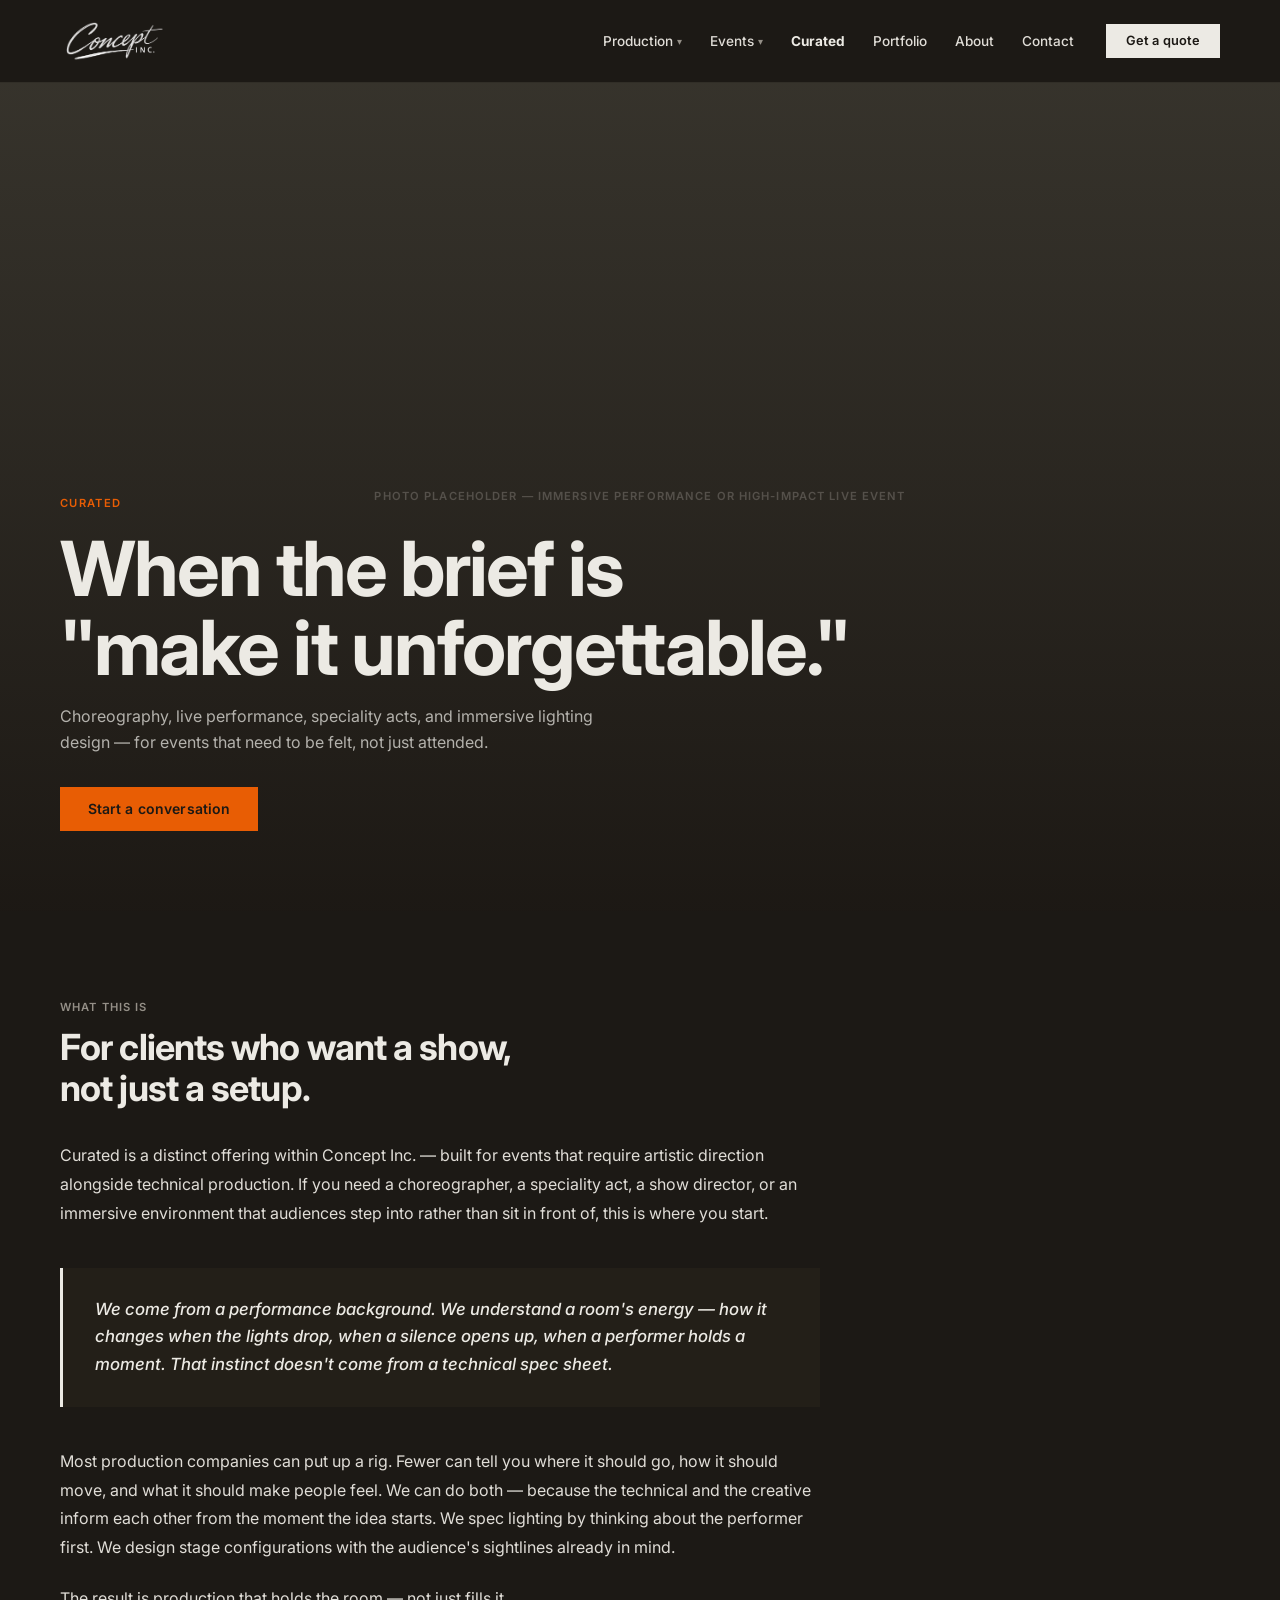
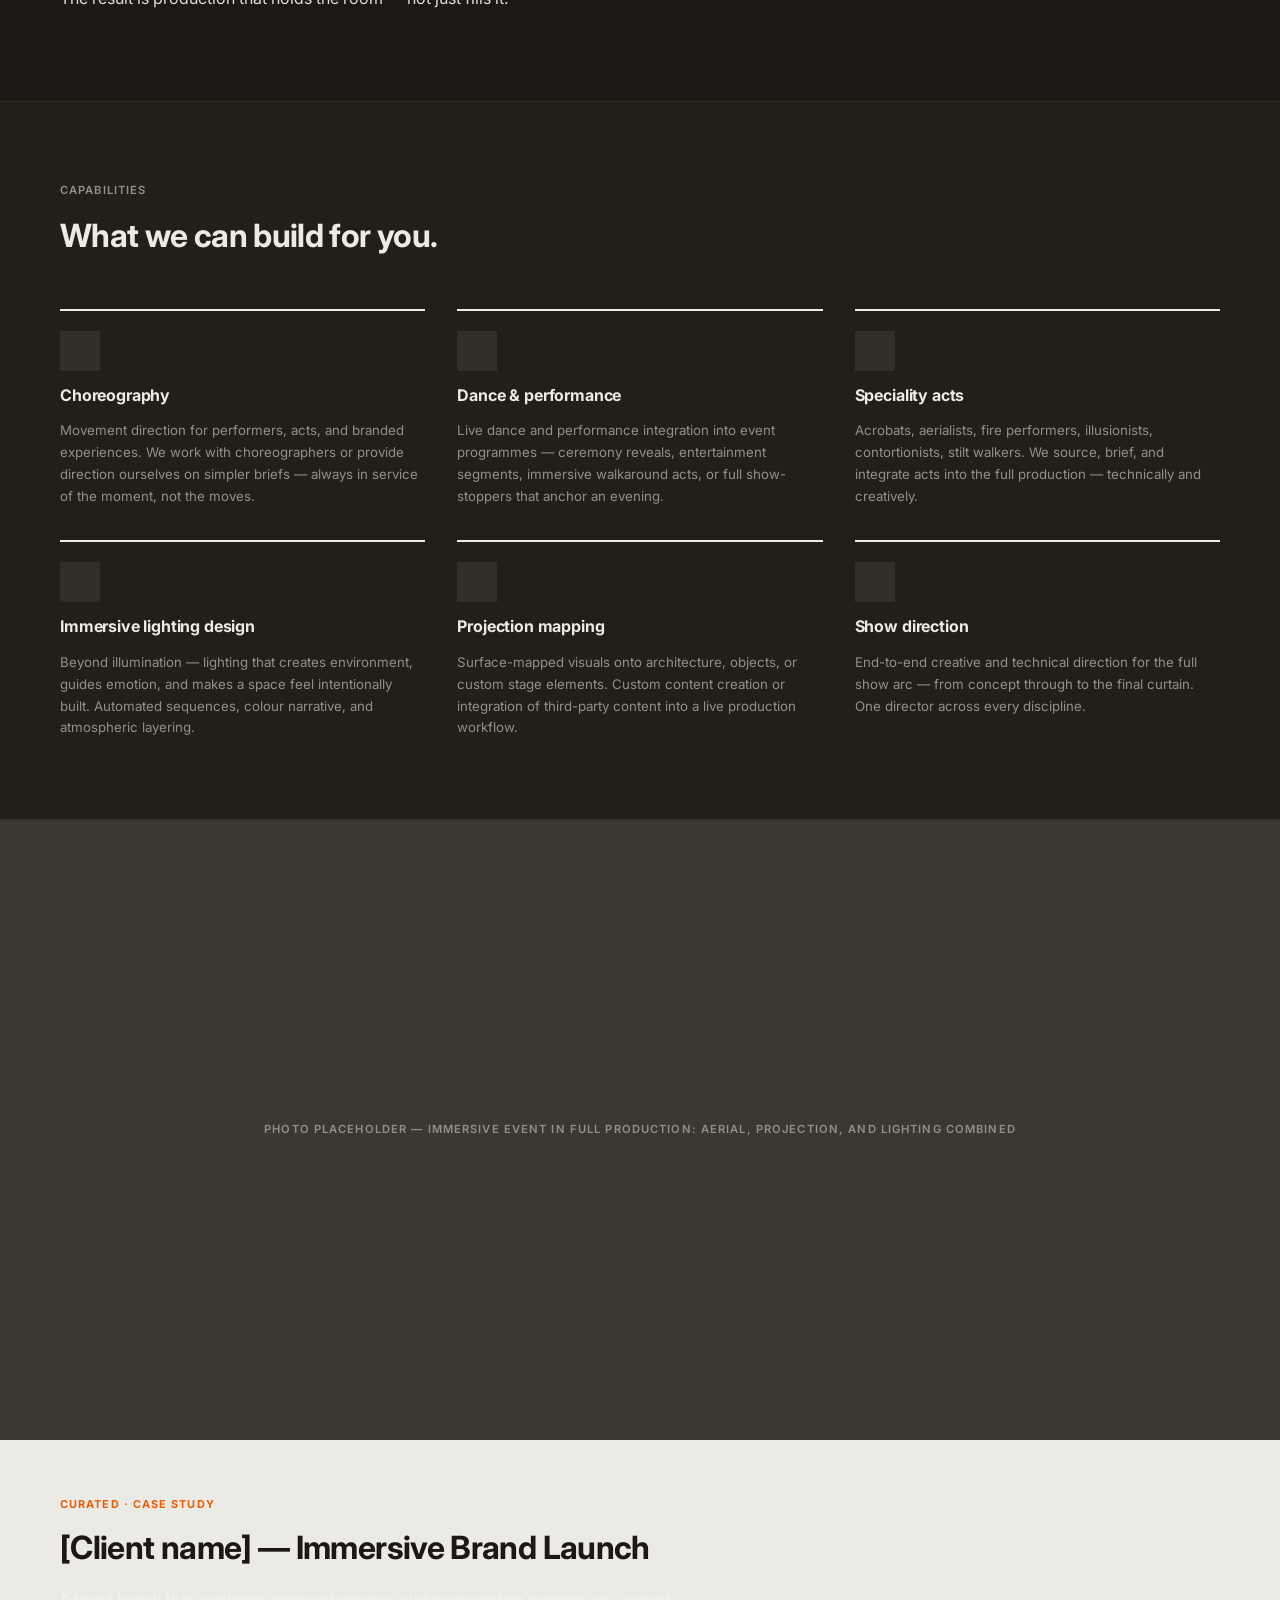
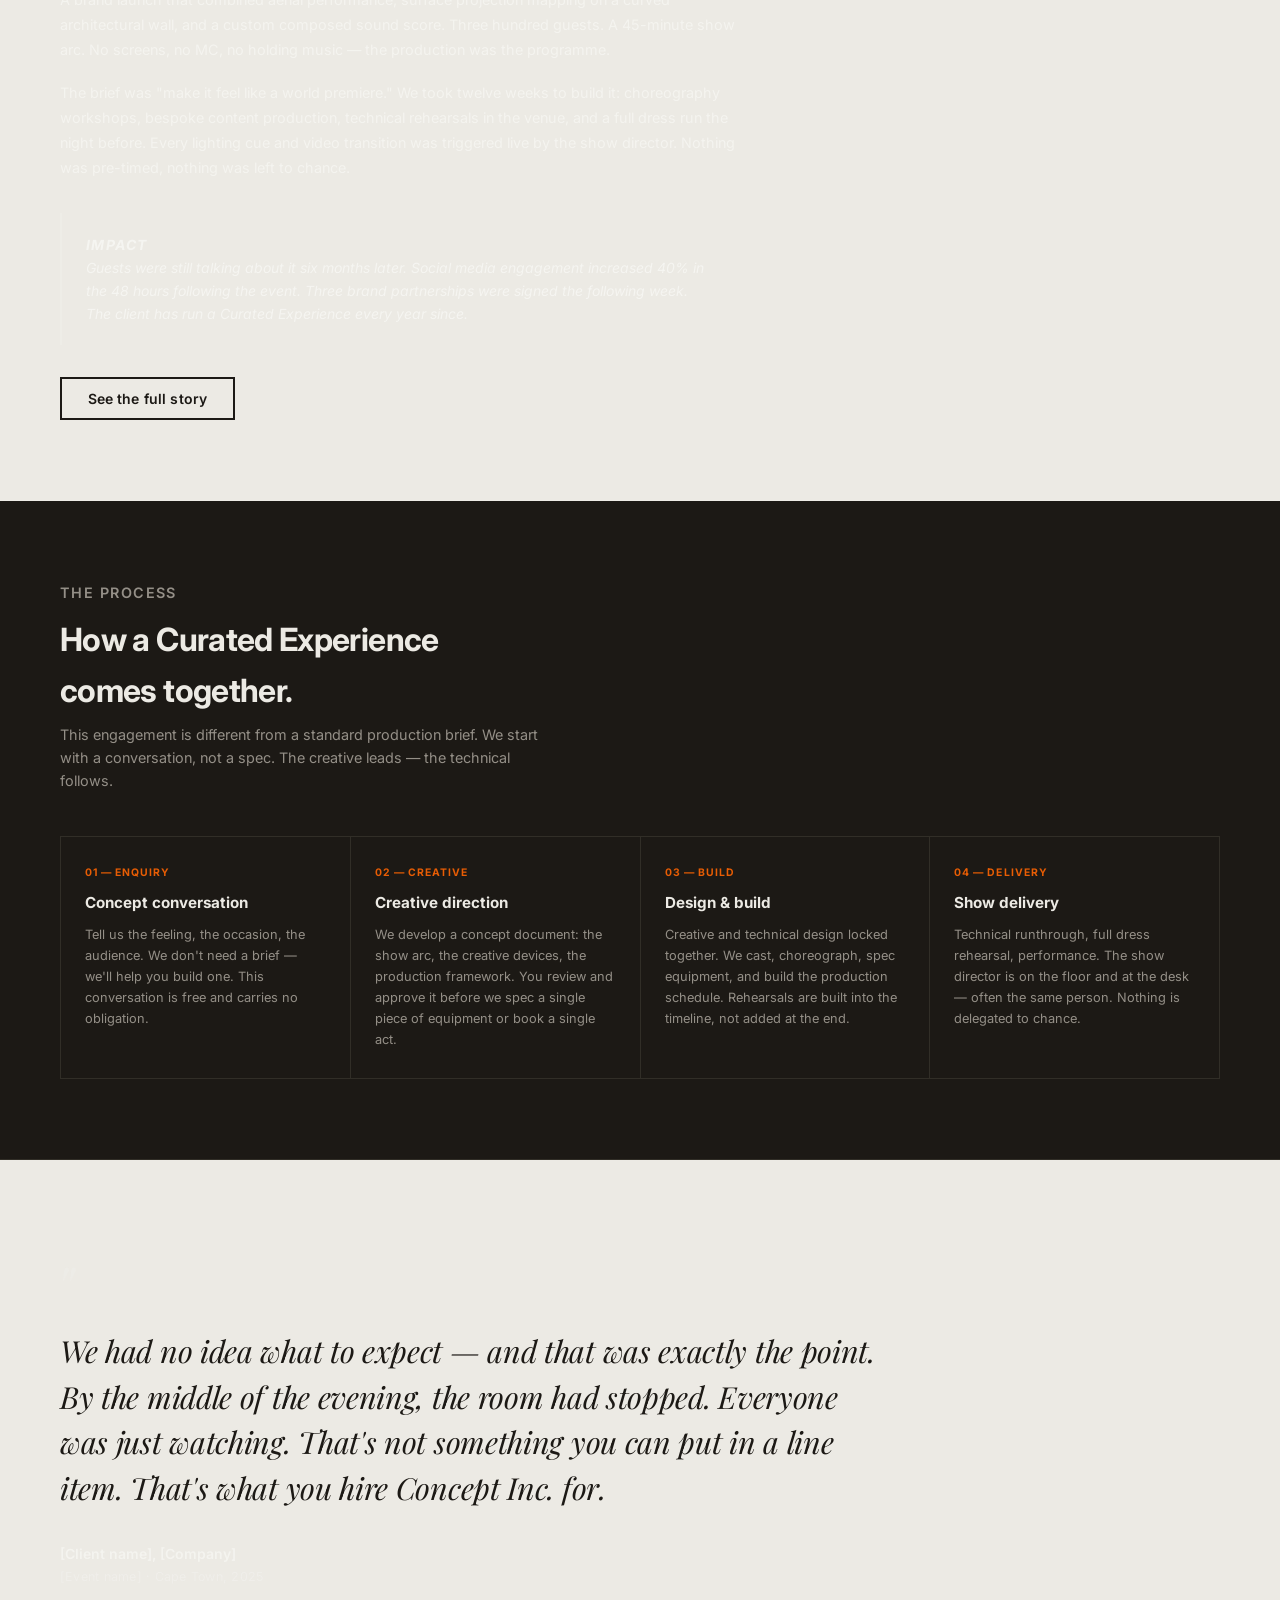
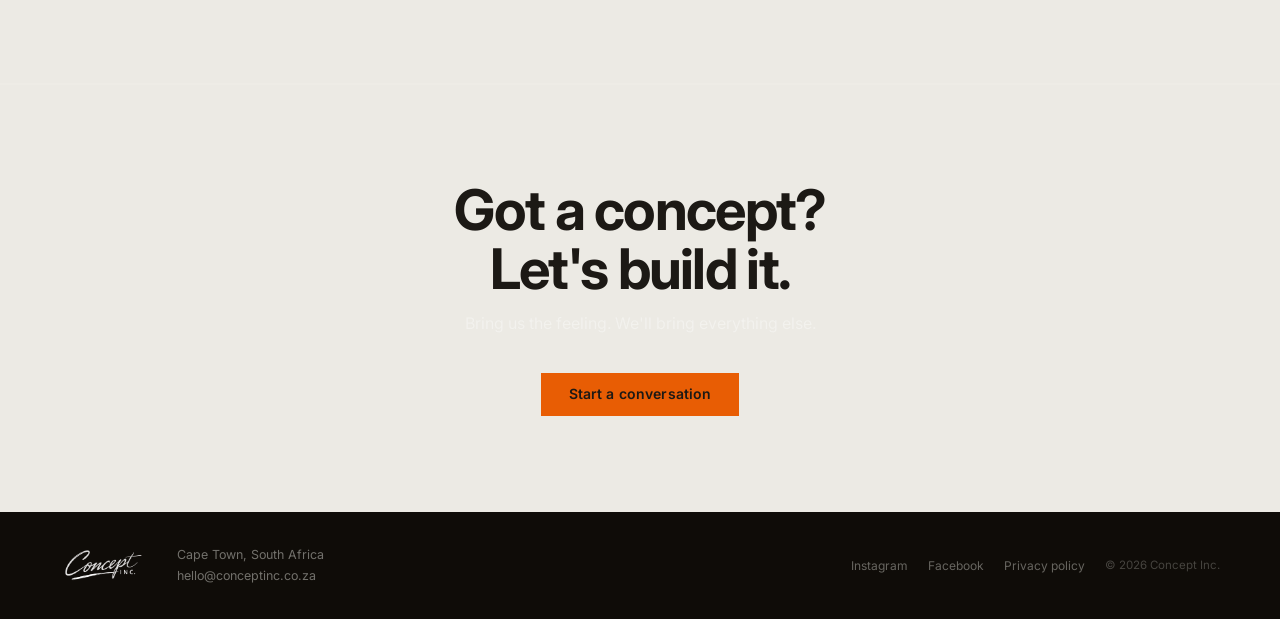
<file: curated/index.html>
<!DOCTYPE html>
<html lang="en" class="dark">
<head>
  <meta charset="UTF-8">
  <meta name="viewport" content="width=device-width, initial-scale=1.0">
  <title>Curated — Concept Inc.</title>
  <meta name="description" content="Choreography, performance, speciality acts, and immersive lighting design for events that need to be felt, not just attended. Concept Inc., Cape Town.">
  <link rel="preconnect" href="https://fonts.googleapis.com">
  <link rel="preconnect" href="https://fonts.gstatic.com" crossorigin>
  <link href="https://fonts.googleapis.com/css2?family=Inter:ital,wght@0,400;0,500;0,600;0,700;1,700&family=Playfair+Display:ital@1&display=swap" rel="stylesheet">
  <link rel="stylesheet" href="../shared/styles.css">

  <style>
    /*
     * Curated — page-specific styles.
     * Sub-brand treatment: cinematic, more orange, more dark sections.
     * Orange appears 4× here (vs. 0–2× on standard pages):
     *   #1 Hero eyebrow
     *   #2 Featured project tag
     *   #3 Process step numbers
     *   #4 CTA band button
     */

    /* =============================================
       HERO — tallest and most cinematic on site
       ============================================= */
    .hero { min-height: 82vh; }
    @media (min-width: 768px) { .hero { min-height: 92vh; } }

    /* Overlay slightly darker to create editorial weight */
    .hero-overlay {
      background: linear-gradient(
        to top,
        rgba(26, 22, 18, 0.92) 0%,
        rgba(26, 22, 18, 0.52) 50%,
        rgba(26, 22, 18, 0.15) 100%
      );
    }

    .hero-eyebrow {
      color: var(--orange); /* orange #1 */
      margin-bottom: 1rem;
    }

    .hero-subhead { margin-bottom: 2rem; }

    /* =============================================
       "WHAT THIS IS" — editorial positioning
       Off-white. Constrained, generous leading.
       ============================================= */
    .ce-positioning {
      padding: 5.5rem 0;
      background-color: var(--off-white);
      border-bottom: 1px solid var(--light-grey);
    }

    .ce-positioning-inner {
      max-width: 760px;
    }

    .ce-positioning .section-label {
      margin-bottom: 0.6rem;
    }

    .ce-positioning h2 {
      font-size: clamp(1.5rem, 4vw, 2.25rem);
      font-weight: 700;
      color: var(--black);
      letter-spacing: -0.025em;
      line-height: 1.15;
      margin-bottom: 2rem;
    }

    .ce-body-text {
      font-size: 1rem;
      color: var(--soft-black);
      line-height: 1.8;
      margin-bottom: 1.4rem;
    }

    .ce-body-text:last-of-type {
      margin-bottom: 0;
    }

    /* Credibility callout — the performance background line */
    .ce-credibility {
      margin: 2.5rem 0;
      padding: 1.75rem 2rem;
      border-left: 3px solid var(--black);
      background-color: var(--soft-grey);
    }

    .ce-credibility p {
      font-size: 1.05rem;
      font-weight: 500;
      color: var(--black);
      line-height: 1.65;
      font-style: italic;
    }

    /* =============================================
       CAPABILITY GRID
       6 cards — editorial, border-top black.
       Soft-grey section. 2 → 3 col.
       ============================================= */
    .ce-capabilities {
      padding: 5rem 0;
      background-color: var(--soft-grey);
      border-bottom: 1px solid var(--light-grey);
    }

    .ce-capabilities-header {
      margin-bottom: 3rem;
    }

    .ce-capabilities-header .section-label {
      margin-bottom: 0.6rem;
    }

    .ce-capabilities-header h2 {
      font-size: clamp(1.4rem, 3.5vw, 2rem);
      font-weight: 700;
      color: var(--black);
      letter-spacing: -0.02em;
    }

    .ce-cap-grid {
      display: grid;
      grid-template-columns: 1fr;
      gap: 2rem;
    }

    @media (min-width: 580px) {
      .ce-cap-grid { grid-template-columns: repeat(2, 1fr); }
    }

    @media (min-width: 960px) {
      .ce-cap-grid { grid-template-columns: repeat(3, 1fr); }
    }

    .ce-cap-card {
      border-top: 2px solid var(--black);
      padding-top: 1.25rem;
      display: flex;
      flex-direction: column;
      gap: 0.75rem;
    }

    .cap-icon {
      width: 2.5rem;
      height: 2.5rem;
      background-color: var(--light-grey);
      flex-shrink: 0;
    }

    .ce-cap-card h3 {
      font-size: 1rem;
      font-weight: 700;
      color: var(--black);
      letter-spacing: -0.01em;
    }

    .ce-cap-card p {
      font-size: 0.83rem;
      color: var(--mid-grey);
      line-height: 1.65;
    }

    /* =============================================
       FEATURED PROJECT
       Brand black. Full-width image, content below.
       Cinematic, stacked — more editorial than 2-col.
       ============================================= */
    .ce-feature {
      background-color: var(--black);
      border-bottom: 1px solid rgba(250, 250, 247, 0.08);
    }

    .ce-feature-img {
      width: 100%;
      min-height: 320px;
      background-color: var(--placeholder);
      display: flex;
      align-items: center;
      justify-content: center;
      color: var(--mid-grey);
      font-size: 0.7rem;
      font-weight: 600;
      letter-spacing: 0.1em;
      text-transform: uppercase;
    }

    @media (min-width: 768px) { .ce-feature-img { min-height: 520px; } }
    @media (min-width: 1024px) { .ce-feature-img { min-height: 620px; } }

    .ce-feature-content {
      padding: 3.5rem 0 5rem;
      max-width: 680px;
    }

    .ce-feature-tag {
      display: block;
      font-size: 0.68rem;
      font-weight: 700;
      letter-spacing: 0.1em;
      text-transform: uppercase;
      color: var(--orange); /* orange #2 */
      margin-bottom: 1rem;
    }

    .ce-feature-content h2 {
      font-size: clamp(1.3rem, 3.5vw, 2rem);
      font-weight: 700;
      color: var(--off-white);
      letter-spacing: -0.02em;
      line-height: 1.15;
      margin-bottom: 1.25rem;
    }

    .ce-feature-content p {
      font-size: 0.9rem;
      color: rgba(250, 250, 247, 0.6);
      line-height: 1.75;
      margin-bottom: 1.1rem;
    }

    .ce-feature-results {
      margin: 2rem 0;
      padding: 1.25rem 1.5rem;
      border-left: 2px solid rgba(250, 250, 247, 0.2);
    }

    .results-label {
      font-size: 0.65rem;
      font-weight: 700;
      letter-spacing: 0.1em;
      text-transform: uppercase;
      color: rgba(250, 250, 247, 0.3);
      margin-bottom: 0.5rem !important;
    }

    .ce-feature-results p {
      font-size: 0.875rem;
      color: rgba(250, 250, 247, 0.7);
      line-height: 1.65;
      font-style: italic;
      margin-bottom: 0 !important;
    }

    /* =============================================
       PROCESS — How this engagement differs
       Off-white section. Orange step numbers.
       ============================================= */
    .ce-process {
      padding: 5rem 0;
      background-color: var(--off-white);
      border-bottom: 1px solid var(--light-grey);
    }

    .ce-process-header {
      margin-bottom: 2.75rem;
    }

    .ce-process-header .section-label {
      margin-bottom: 0.6rem;
    }

    .ce-process-header h2 {
      font-size: clamp(1.4rem, 3.5vw, 2rem);
      font-weight: 700;
      color: var(--black);
      letter-spacing: -0.02em;
      margin-bottom: 0.4rem;
    }

    .ce-process-header p {
      font-size: 0.9rem;
      color: var(--mid-grey);
      line-height: 1.6;
      max-width: 500px;
    }

    .ce-process-grid {
      display: grid;
      grid-template-columns: repeat(2, 1fr);
      gap: 1px;
      background-color: var(--light-grey);
      border: 1px solid var(--light-grey);
    }

    @media (min-width: 768px) {
      .ce-process-grid { grid-template-columns: repeat(4, 1fr); }
    }

    .ce-process-step {
      background-color: var(--off-white);
      padding: 1.75rem 1.5rem;
    }

    .ce-step-num {
      display: block;
      font-size: 0.65rem;
      font-weight: 700;
      letter-spacing: 0.1em;
      text-transform: uppercase;
      color: var(--orange); /* orange #3 */
      margin-bottom: 0.6rem;
    }

    .ce-process-step h3 {
      font-size: 0.95rem;
      font-weight: 700;
      color: var(--black);
      margin-bottom: 0.5rem;
    }

    .ce-process-step p {
      font-size: 0.8rem;
      color: var(--mid-grey);
      line-height: 1.65;
    }

    /* =============================================
       PULL QUOTE
       Brand black. Playfair Display italic — distinct
       from every other typographic element on site.
       ============================================= */
    .ce-quote {
      background-color: var(--black);
      padding: 6rem 0;
      border-bottom: 1px solid rgba(250, 250, 247, 0.08);
    }

    .quote-figure {
      max-width: 820px;
    }

    .quote-mark {
      display: block;
      font-family: 'Playfair Display', Georgia, serif;
      font-style: italic;
      font-size: 4rem;
      color: rgba(250, 250, 247, 0.15);
      line-height: 1;
      margin-bottom: 0.5rem;
      margin-left: -0.1em;
    }

    .quote-text {
      font-family: 'Playfair Display', Georgia, serif;
      font-style: italic;
      font-size: clamp(1.25rem, 3.5vw, 1.9rem);
      color: var(--off-white);
      line-height: 1.5;
      letter-spacing: -0.01em;
      margin-bottom: 2rem;
    }

    .quote-attr {
      display: flex;
      flex-direction: column;
      gap: 0.15rem;
    }

    .quote-attr-name {
      font-size: 0.875rem;
      font-weight: 600;
      color: rgba(250, 250, 247, 0.6);
    }

    .quote-attr-role {
      font-size: 0.78rem;
      color: rgba(250, 250, 247, 0.3);
      letter-spacing: 0.02em;
    }

    /* =============================================
       CTA BAND — "Got a concept? Let's build it."
       Brand black. btn-orange — the page's boldest CTA.
       Links directly to bespoke quote form.
       ============================================= */
    .ce-cta {
      background-color: var(--black);
      padding: 6rem 0;
      text-align: center;
      border-top: 1px solid rgba(250, 250, 247, 0.08);
    }

    .ce-cta h2 {
      font-size: clamp(2rem, 6vw, 3.5rem);
      font-weight: 700;
      color: var(--off-white);
      letter-spacing: -0.03em;
      line-height: 1.05;
      margin-bottom: 0.75rem;
    }

    .ce-cta p {
      font-size: 1rem;
      color: rgba(250, 250, 247, 0.5);
      line-height: 1.6;
      margin-bottom: 2.25rem;
    }

  </style>
</head>
<body>


  <!-- ============================================================
       HEADER
       ============================================================ -->
  <header class="site-header">
    <div class="container">

      <a href="/" class="wordmark" aria-label="Concept Inc. home">
        <img src="../assets/logo v1 light.png" alt="Concept Inc." class="wordmark-img">
      </a>

      <div class="header-right">

        <nav aria-label="Primary navigation">
          <ul class="site-nav">
            <li class="has-dropdown">
              <a href="/production" class="dropdown-toggle">Production <span class="chevron" aria-hidden="true">▾</span></a>
              <ul class="dropdown">
                <li><a href="/production#audio">Audio</a></li>
                <li><a href="/production#lighting">Lighting</a></li>
                <li><a href="/production#visual">Visual</a></li>
                <li><a href="/production#full-production">Full Production</a></li>
              </ul>
            </li>
            <li class="has-dropdown">
              <a href="#" class="dropdown-toggle">Events <span class="chevron" aria-hidden="true">▾</span></a>
              <ul class="dropdown">
                <li><a href="/packages/weddings">Weddings</a></li>
                <li><a href="/packages/corporate">Corporate</a></li>
                <li><a href="/packages/gear-hire">Gear hire</a></li>
                <li><a href="/packages/bespoke">Bespoke quote</a></li>
              </ul>
            </li>
            <li><a href="/curated" aria-current="page">Curated</a></li>
            <li><a href="/portfolio">Portfolio</a></li>
            <li><a href="/about">About</a></li>
            <li><a href="/contact">Contact</a></li>
          </ul>
        </nav>

        <div class="header-actions">
          <a href="/contact" class="btn btn-black btn-sm header-quote">Get a quote</a>
          <span class="mobile-toggle" aria-label="Open menu">Menu</span>
        </div>

      </div>

    </div>
  </header>


  <!-- ============================================================
       HERO
       The site's most cinematic hero. Largest and darkest.
       Orange eyebrow is the first aggressive use of colour on site.
       ============================================================ -->
  <section class="hero" aria-label="Curated">

    <div class="hero-bg" aria-hidden="true" role="img">
      PHOTO PLACEHOLDER — Immersive performance or high-impact live event
    </div>

    <div class="hero-overlay" aria-hidden="true"></div>

    <div class="hero-content">
      <span class="eyebrow hero-eyebrow">Curated</span>
      <h1>When the brief is<br>"make it unforgettable."</h1>
      <p class="hero-subhead">
        Choreography, live performance, speciality acts, and
        immersive lighting design — for events that need to be
        felt, not just attended.
      </p>
      <div class="hero-ctas">
        <a href="/packages/bespoke#enquiry" class="btn btn-orange">Start a conversation</a>
      </div>
    </div>

  </section>


  <!-- ============================================================
       WHAT THIS IS — Editorial positioning
       Frames Curated as distinct from straight production.
       The performance background line is the credibility anchor.
       ============================================================ -->
  <section class="ce-positioning" aria-label="What Curated is">
    <div class="container">
      <div class="ce-positioning-inner">

        <p class="section-label">What this is</p>
        <h2>For clients who want a show,<br>not just a setup.</h2>

        <p class="ce-body-text">
          Curated is a distinct offering within Concept Inc. —
          built for events that require artistic direction alongside technical
          production. If you need a choreographer, a speciality act, a show
          director, or an immersive environment that audiences step into
          rather than sit in front of, this is where you start.
        </p>

        <div class="ce-credibility" role="note">
          <p>
            We come from a performance background. We understand a room's
            energy — how it changes when the lights drop, when a silence
            opens up, when a performer holds a moment. That instinct doesn't
            come from a technical spec sheet.
          </p>
        </div>

        <p class="ce-body-text">
          Most production companies can put up a rig. Fewer can tell you
          where it should go, how it should move, and what it should make
          people feel. We can do both — because the technical and the
          creative inform each other from the moment the idea starts.
          We spec lighting by thinking about the performer first. We design
          stage configurations with the audience's sightlines already in mind.
        </p>

        <p class="ce-body-text">
          The result is production that holds the room — not just fills it.
        </p>

      </div>
    </div>
  </section>


  <!-- ============================================================
       CAPABILITY GRID
       6 cards. Editorial border-top style.
       ============================================================ -->
  <section class="ce-capabilities" aria-label="What we can produce">
    <div class="container">

      <div class="ce-capabilities-header">
        <p class="section-label">Capabilities</p>
        <h2>What we can build for you.</h2>
      </div>

      <div class="ce-cap-grid">

        <div class="ce-cap-card">
          <div class="cap-icon" role="img" aria-label="Choreography icon" aria-hidden="true"></div>
          <h3>Choreography</h3>
          <p>
            Movement direction for performers, acts, and branded experiences.
            We work with choreographers or provide direction ourselves on
            simpler briefs — always in service of the moment, not the moves.
          </p>
        </div>

        <div class="ce-cap-card">
          <div class="cap-icon" role="img" aria-label="Dance and performance icon" aria-hidden="true"></div>
          <h3>Dance &amp; performance</h3>
          <p>
            Live dance and performance integration into event programmes —
            ceremony reveals, entertainment segments, immersive walkaround
            acts, or full show-stoppers that anchor an evening.
          </p>
        </div>

        <div class="ce-cap-card">
          <div class="cap-icon" role="img" aria-label="Speciality acts icon" aria-hidden="true"></div>
          <h3>Speciality acts</h3>
          <p>
            Acrobats, aerialists, fire performers, illusionists, contortionists,
            stilt walkers. We source, brief, and integrate acts into the full
            production — technically and creatively.
          </p>
        </div>

        <div class="ce-cap-card">
          <div class="cap-icon" role="img" aria-label="Immersive lighting icon" aria-hidden="true"></div>
          <h3>Immersive lighting design</h3>
          <p>
            Beyond illumination — lighting that creates environment, guides
            emotion, and makes a space feel intentionally built. Automated
            sequences, colour narrative, and atmospheric layering.
          </p>
        </div>

        <div class="ce-cap-card">
          <div class="cap-icon" role="img" aria-label="Projection mapping icon" aria-hidden="true"></div>
          <h3>Projection mapping</h3>
          <p>
            Surface-mapped visuals onto architecture, objects, or custom
            stage elements. Custom content creation or integration of
            third-party content into a live production workflow.
          </p>
        </div>

        <div class="ce-cap-card">
          <div class="cap-icon" role="img" aria-label="Show direction icon" aria-hidden="true"></div>
          <h3>Show direction</h3>
          <p>
            End-to-end creative and technical direction for the full show arc —
            from concept through to the final curtain. One director across
            every discipline.
          </p>
        </div>

      </div>

    </div>
  </section>


  <!-- ============================================================
       FEATURED PROJECT
       Brand black. Full-width image, then constrained content.
       More cinematic than the 2-col case study card.
       ============================================================ -->
  <section class="ce-feature" aria-label="Featured project">

    <div class="ce-feature-img" role="img" aria-label="Featured project photo placeholder">
      PHOTO PLACEHOLDER — Immersive event in full production: aerial, projection, and lighting combined
    </div>

    <div class="container">
      <div class="ce-feature-content">

        <span class="ce-feature-tag">Curated · Case study</span>

        <h2>[Client name] — Immersive Brand Launch</h2>

        <p>
          A brand launch that combined aerial performance, surface projection
          mapping on a curved architectural wall, and a custom composed sound
          score. Three hundred guests. A 45-minute show arc. No screens, no
          MC, no holding music — the production was the programme.
        </p>

        <p>
          The brief was "make it feel like a world premiere." We took twelve
          weeks to build it: choreography workshops, bespoke content
          production, technical rehearsals in the venue, and a full dress run
          the night before. Every lighting cue and video transition was triggered
          live by the show director. Nothing was pre-timed, nothing was left
          to chance.
        </p>

        <div class="ce-feature-results">
          <p class="results-label">Impact</p>
          <p>
            Guests were still talking about it six months later.
            Social media engagement increased 40% in the 48 hours following
            the event. Three brand partnerships were signed the following week.
            The client has run a Curated Experience every year since.
          </p>
        </div>

        <a href="/portfolio/case-study-placeholder" class="btn btn-outline-light">See the full story</a>

      </div>
    </div>

  </section>


  <!-- ============================================================
       PROCESS — How this engagement differs
       Off-white. Orange step numbers (distinct from Corporate).
       ============================================================ -->
  <section class="ce-process" aria-label="How the engagement works">
    <div class="container">

      <div class="ce-process-header">
        <p class="section-label">The process</p>
        <h2>How a Curated Experience<br>comes together.</h2>
        <p>
          This engagement is different from a standard production brief.
          We start with a conversation, not a spec. The creative leads —
          the technical follows.
        </p>
      </div>

      <div class="ce-process-grid">

        <div class="ce-process-step">
          <span class="ce-step-num">01 — Enquiry</span>
          <h3>Concept conversation</h3>
          <p>
            Tell us the feeling, the occasion, the audience. We don't need
            a brief — we'll help you build one. This conversation is free
            and carries no obligation.
          </p>
        </div>

        <div class="ce-process-step">
          <span class="ce-step-num">02 — Creative</span>
          <h3>Creative direction</h3>
          <p>
            We develop a concept document: the show arc, the creative
            devices, the production framework. You review and approve it
            before we spec a single piece of equipment or book a single act.
          </p>
        </div>

        <div class="ce-process-step">
          <span class="ce-step-num">03 — Build</span>
          <h3>Design &amp; build</h3>
          <p>
            Creative and technical design locked together. We cast,
            choreograph, spec equipment, and build the production schedule.
            Rehearsals are built into the timeline, not added at the end.
          </p>
        </div>

        <div class="ce-process-step">
          <span class="ce-step-num">04 — Delivery</span>
          <h3>Show delivery</h3>
          <p>
            Technical runthrough, full dress rehearsal, performance.
            The show director is on the floor and at the desk — often
            the same person. Nothing is delegated to chance.
          </p>
        </div>

      </div>

    </div>
  </section>


  <!-- ============================================================
       PULL QUOTE
       Brand black. Playfair Display italic — unique to this page.
       The only serif type on the entire site.
       ============================================================ -->
  <section class="ce-quote" aria-label="Client testimonial">
    <div class="container">

      <figure class="quote-figure">
        <span class="quote-mark" aria-hidden="true">"</span>
        <blockquote class="quote-text">
          We had no idea what to expect — and that was exactly the point.
          By the middle of the evening, the room had stopped. Everyone was
          just watching. That's not something you can put in a line item.
          That's what you hire Concept Inc. for.
        </blockquote>
        <figcaption class="quote-attr">
          <span class="quote-attr-name">[Client name], [Company]</span>
          <span class="quote-attr-role">[Event name] · Cape Town, 2025</span>
        </figcaption>
      </figure>

    </div>
  </section>


  <!-- ============================================================
       CTA BAND — "Got a concept? Let's build it."
       Brand black. btn-orange — the page's most assertive moment.
       Links directly to the bespoke enquiry form.
       ============================================================ -->
  <section class="ce-cta" aria-label="Start a conversation">
    <div class="container">
      <h2>Got a concept?<br>Let's build it.</h2>
      <p>Bring us the feeling. We'll bring everything else.</p>
      <a href="/packages/bespoke#enquiry" class="btn btn-orange">Start a conversation</a>
    </div>
  </section>


  <!-- ============================================================
       FOOTER
       ============================================================ -->
  <footer class="site-footer" aria-label="Site footer">
    <div class="container">

      <div class="footer-top">
        <a href="/" class="footer-wordmark" aria-label="Concept Inc. home">
          <img src="../assets/logo v1 light.png" alt="Concept Inc." style="height:40px;width:auto;display:block;">
        </a>
        <p class="footer-meta">
          Cape Town, South Africa<br>
          hello@conceptinc.co.za
        </p>
      </div>

      <nav aria-label="Footer links">
        <div class="footer-links">
          <a href="#">Instagram</a>
          <a href="#">Facebook</a>
          <a href="#">Privacy policy</a>
          <span class="footer-copy">© 2026 Concept Inc.</span>
        </div>
      </nav>

    </div>
  </footer>


</body>
</html>
</file>
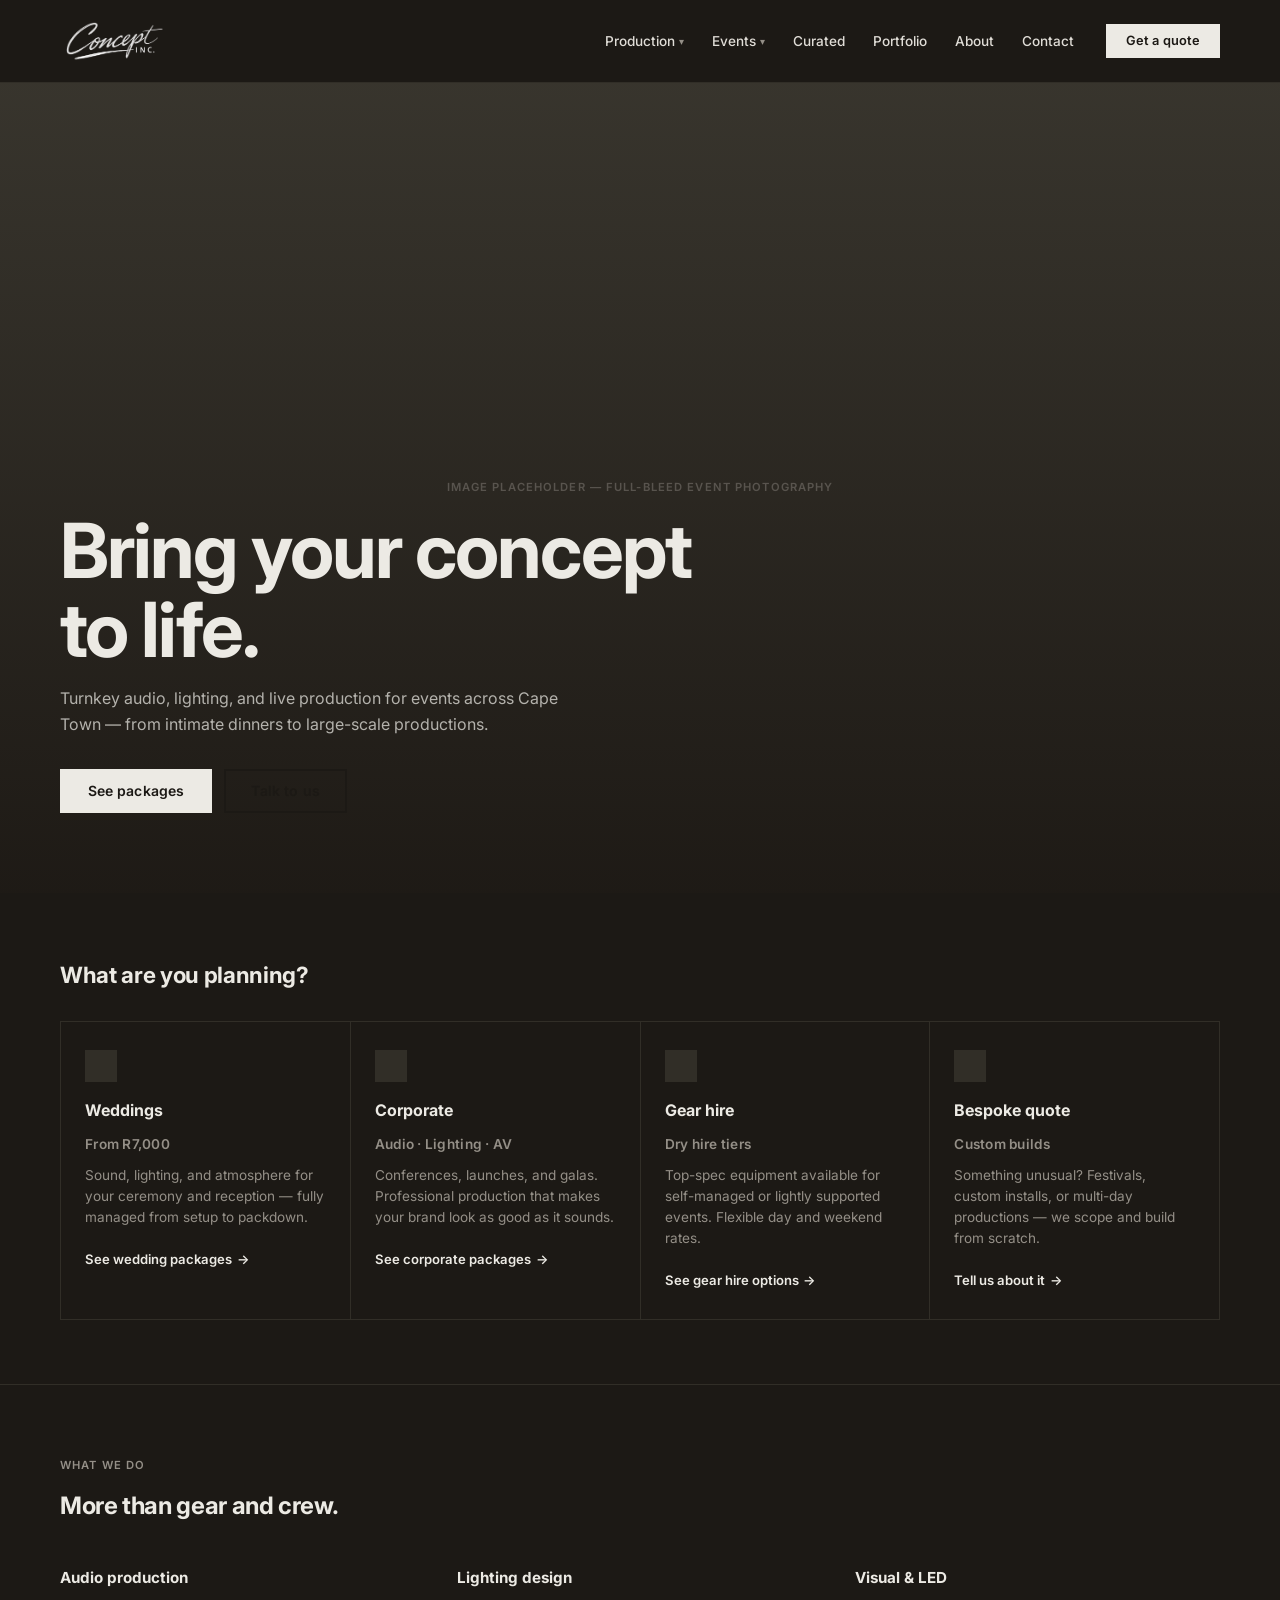
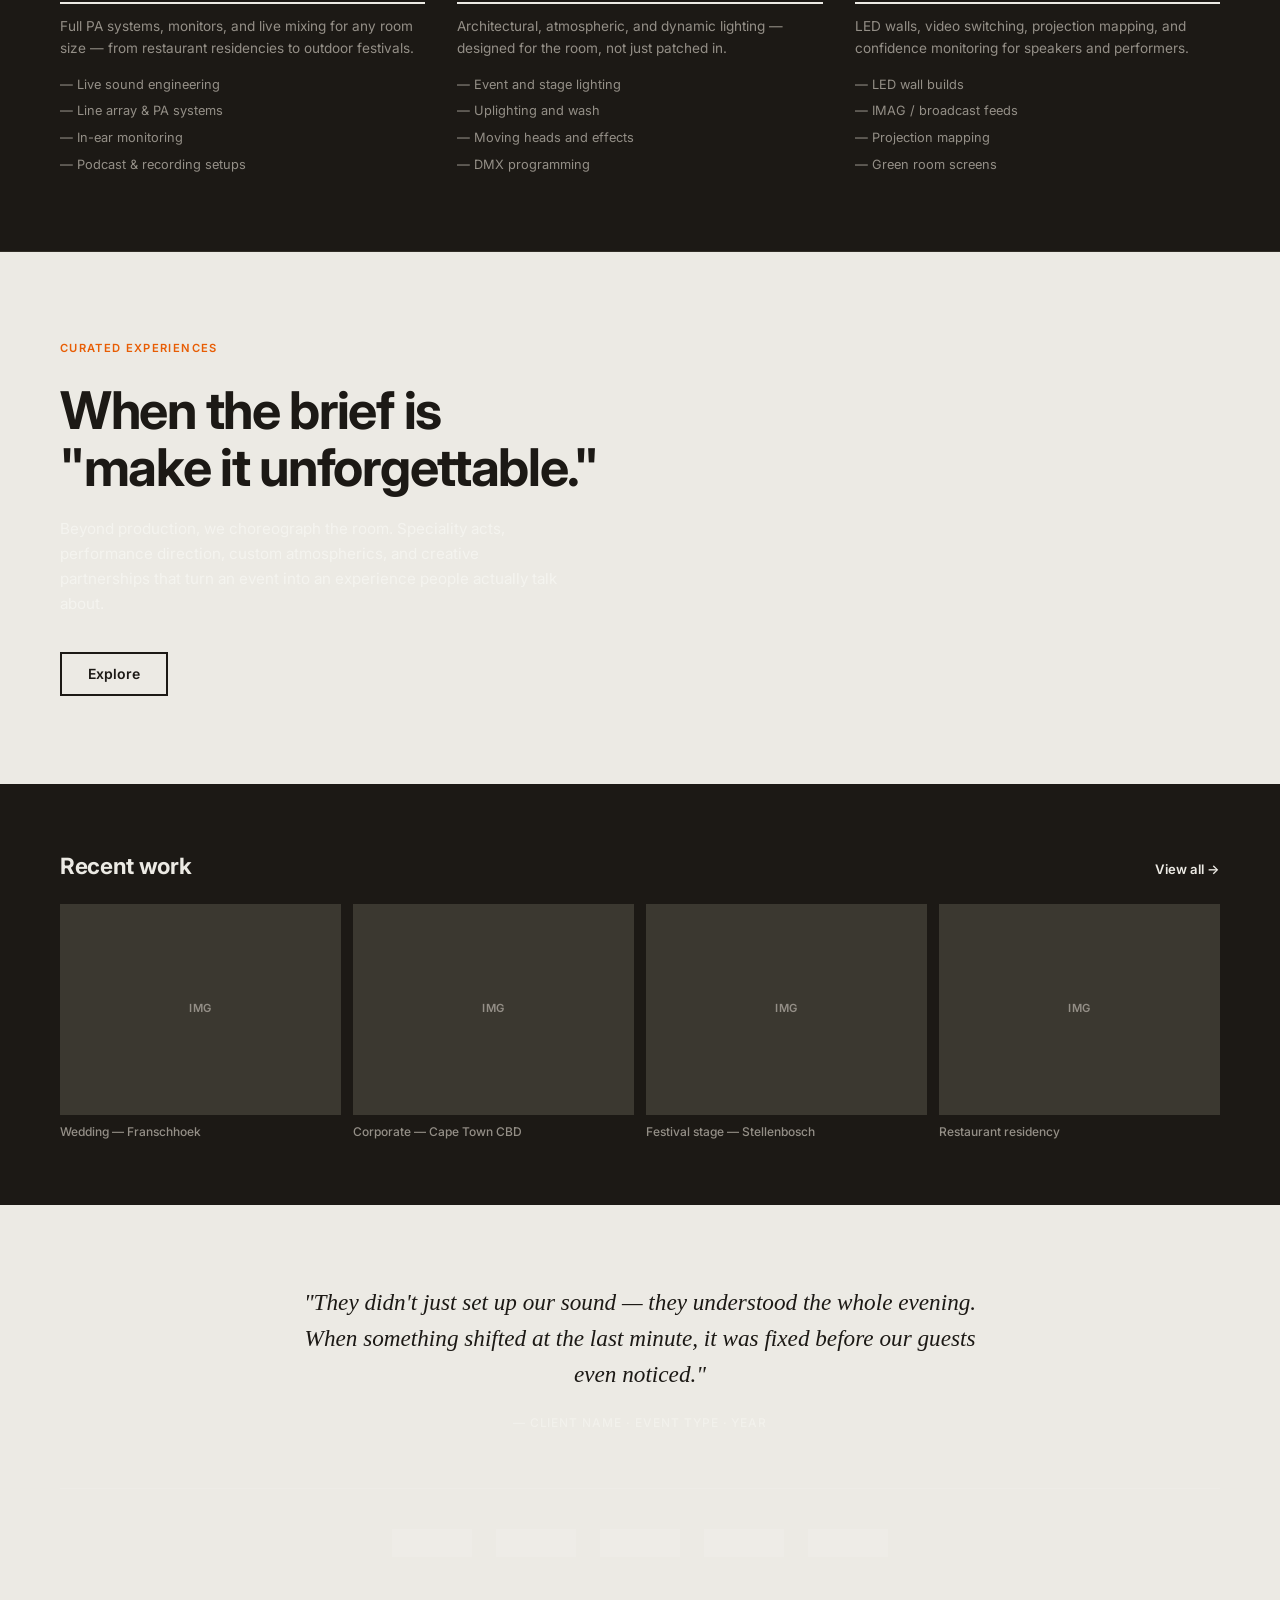
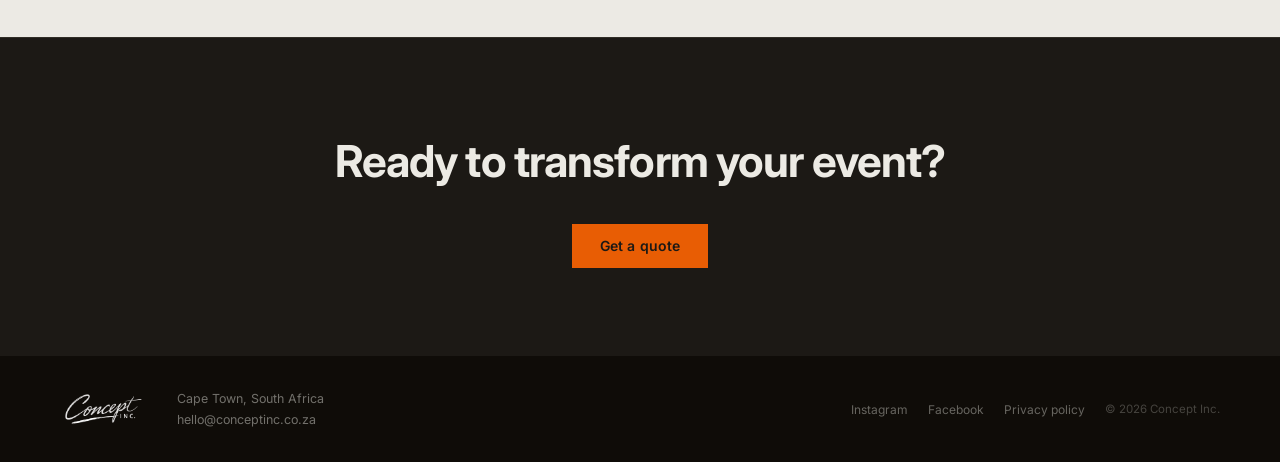
<file: homepage/index.html>
<!DOCTYPE html>
<html lang="en" class="dark">
<head>
  <meta charset="UTF-8">
  <meta name="viewport" content="width=device-width, initial-scale=1.0">
  <title>Concept Inc. — Homepage Wireframe</title>
  <link rel="preconnect" href="https://fonts.googleapis.com">
  <link rel="preconnect" href="https://fonts.gstatic.com" crossorigin>
  <link href="https://fonts.googleapis.com/css2?family=Inter:ital,wght@0,400;0,500;0,600;0,700;1,700&display=swap" rel="stylesheet">
  <link rel="stylesheet" href="../shared/styles.css">

  <style>
    /* =============================================
       HOMEPAGE — page-specific styles only
       ============================================= */

    /* Hero — full-height on homepage */
    .hero { min-height: 85vh; }

    /* ---- Persona routing ---- */
    .persona-routing {
      padding: 4rem 0;
      background-color: var(--off-white);
      border-bottom: 1px solid var(--light-grey);
    }

    .persona-routing h2 {
      font-size: 1.4rem;
      font-weight: 700;
      color: var(--black);
      letter-spacing: -0.015em;
      margin-bottom: 1.75rem;
    }

    .persona-grid {
      display: grid;
      grid-template-columns: 1fr;
      gap: 1px;
      background-color: var(--light-grey);
      border: 1px solid var(--light-grey);
    }

    .persona-card {
      background-color: var(--off-white);
      padding: 1.75rem 1.5rem;
      display: flex;
      flex-direction: column;
      gap: 0.4rem;
    }

    .card-icon {
      width: 2rem;
      height: 2rem;
      background-color: var(--light-grey);
      margin-bottom: 0.6rem;
    }

    .persona-card h3 { font-size: 1rem; font-weight: 700; color: var(--black); }

    .price-note { font-size: 0.78rem; font-weight: 600; color: var(--mid-grey); letter-spacing: 0.02em; }

    .persona-card p { font-size: 0.85rem; color: var(--mid-grey); line-height: 1.55; margin-top: 0.25rem; }

    /* ---- Credibility strip ---- */
    .credibility {
      padding: 4.5rem 0;
      background-color: var(--off-white);
      border-bottom: 1px solid var(--light-grey);
    }

    .credibility-intro { margin-bottom: 2.5rem; }

    .credibility-intro h2 { font-size: 1.5rem; font-weight: 700; color: var(--black); letter-spacing: -0.015em; }

    .cred-cols { display: grid; grid-template-columns: 1fr; gap: 2rem; }

    .cred-col h3 {
      font-size: 0.95rem;
      font-weight: 700;
      color: var(--black);
      padding-bottom: 0.75rem;
      margin-bottom: 0.75rem;
      border-bottom: 2px solid var(--black);
    }

    .cred-col p { font-size: 0.85rem; color: var(--mid-grey); line-height: 1.6; margin-bottom: 0.75rem; }

    .cred-col ul { list-style: none; }

    .cred-col ul li { font-size: 0.8rem; color: var(--mid-grey); padding: 0.2rem 0; }

    .cred-col ul li::before { content: '— '; }

    /* ---- Curated band ---- */
    .curated { background-color: var(--black); padding: 5.5rem 0; color: var(--off-white); }

    .curated .eyebrow { color: var(--orange); margin-bottom: 1.5rem; } /* ORANGE #1 */

    .curated h2 {
      font-size: clamp(1.9rem, 5vw, 3.25rem);
      font-weight: 700;
      color: var(--off-white);
      letter-spacing: -0.025em;
      line-height: 1.1;
      max-width: 620px;
      margin-bottom: 1.25rem;
    }

    .curated p {
      font-size: 0.95rem;
      color: rgba(250, 250, 247, 0.6);
      line-height: 1.65;
      max-width: 500px;
      margin-bottom: 2.25rem;
    }

    /* ---- Portfolio preview ---- */
    .portfolio-preview { padding: 4rem 0; background-color: var(--off-white); }

    .section-header {
      display: flex;
      align-items: baseline;
      justify-content: space-between;
      margin-bottom: 1.25rem;
    }

    .section-header h2 { font-size: 1.4rem; font-weight: 700; color: var(--black); letter-spacing: -0.015em; }

    .section-header a { font-size: 0.82rem; font-weight: 600; color: var(--black); text-decoration: none; }

    .portfolio-grid { display: grid; grid-template-columns: repeat(2, 1fr); gap: 0.75rem; }

    .portfolio-item { display: flex; flex-direction: column; gap: 0.45rem; }

    .portfolio-item .img-placeholder { aspect-ratio: 4 / 3; width: 100%; }

    .item-label { font-size: 0.75rem; font-weight: 500; color: var(--mid-grey); }

    /* ---- Social proof ---- */
    .social-proof { background-color: var(--black); padding: 5rem 0; }

    .testimonial { max-width: 680px; margin: 0 auto 3.5rem; text-align: center; }

    .testimonial blockquote {
      font-family: Georgia, 'Times New Roman', serif;
      font-style: italic;
      font-size: clamp(1.1rem, 2.8vw, 1.45rem);
      color: var(--off-white);
      line-height: 1.55;
      margin-bottom: 1.25rem;
    }

    .testimonial cite {
      display: block;
      font-style: normal;
      font-size: 0.75rem;
      font-weight: 500;
      color: rgba(250, 250, 247, 0.45);
      letter-spacing: 0.08em;
      text-transform: uppercase;
    }

    .logo-strip {
      display: flex;
      flex-wrap: wrap;
      gap: 1.5rem;
      justify-content: center;
      align-items: center;
      border-top: 1px solid rgba(250, 250, 247, 0.1);
      padding-top: 2.5rem;
    }

    .logo-ph { width: 80px; height: 28px; background-color: rgba(250, 250, 247, 0.1); }

    /* ---- Responsive ---- */
    @media (min-width: 768px) {
      .hero { min-height: 90vh; }
      .persona-grid { grid-template-columns: repeat(2, 1fr); }
      .cred-cols { grid-template-columns: repeat(3, 1fr); }
      .portfolio-grid { grid-template-columns: repeat(4, 1fr); }
    }

    @media (min-width: 1024px) {
      .persona-grid { grid-template-columns: repeat(4, 1fr); }
    }
  </style>
</head>
<body>


  <!-- ============================================================
       SECTION 1: HEADER
       ============================================================ -->
  <header class="site-header">
    <div class="container">

      <a href="#" class="wordmark" aria-label="Concept Inc. home">
        <img src="../assets/logo v1 light.png" alt="Concept Inc." class="wordmark-img">
      </a>

      <div class="header-right">

        <nav aria-label="Primary navigation">
          <ul class="site-nav">
            <li class="has-dropdown">
              <a href="/production" class="dropdown-toggle">Production <span class="chevron" aria-hidden="true">▾</span></a>
              <ul class="dropdown">
                <li><a href="/production#audio">Audio</a></li>
                <li><a href="/production#lighting">Lighting</a></li>
                <li><a href="/production#visual">Visual</a></li>
                <li><a href="/production#full-production">Full Production</a></li>
              </ul>
            </li>
            <li class="has-dropdown">
              <a href="#" class="dropdown-toggle">Events <span class="chevron" aria-hidden="true">▾</span></a>
              <ul class="dropdown">
                <li><a href="/packages/weddings">Weddings</a></li>
                <li><a href="/packages/corporate">Corporate</a></li>
                <li><a href="/packages/gear-hire">Gear hire</a></li>
                <li><a href="/packages/bespoke">Bespoke quote</a></li>
              </ul>
            </li>
            <li><a href="/curated">Curated</a></li>
            <li><a href="/portfolio">Portfolio</a></li>
            <li><a href="/about">About</a></li>
            <li><a href="/contact">Contact</a></li>
          </ul>
        </nav>

        <div class="header-actions">
          <a href="#contact" class="btn btn-black btn-sm header-quote">Get a quote</a>
          <!-- Mobile nav placeholder -->
          <span class="mobile-toggle" aria-label="Open menu">Menu</span>
        </div>

      </div>

    </div>
  </header>


  <!-- ============================================================
       SECTION 2: HERO
       — Full-bleed event photography behind headline + two CTAs
       ============================================================ -->
  <section class="hero" aria-label="Hero">

    <div class="hero-bg" aria-hidden="true" role="img">
      IMAGE PLACEHOLDER — Full-bleed event photography
    </div>

    <div class="hero-overlay" aria-hidden="true"></div>

    <div class="hero-content">
      <h1>Bring your concept<br>to life.</h1>
      <p class="hero-subhead">
        Turnkey audio, lighting, and live production for events across
        Cape Town — from intimate dinners to large-scale productions.
      </p>
      <div class="hero-ctas">
        <!-- Primary CTA: solid black -->
        <a href="#packages" class="btn btn-black">See packages</a>
        <!-- Secondary CTA: outlined, light on dark bg -->
        <a href="#contact" class="btn btn-outline-light">Talk to us</a>
      </div>
    </div>

  </section>


  <!-- ============================================================
       SECTION 3: PERSONA ROUTING
       — "What are you planning?" — routes two buyer types into
         four package tracks
       ============================================================ -->
  <section class="persona-routing" id="packages" aria-label="Package routes">
    <div class="container">

      <h2>What are you planning?</h2>

      <div class="persona-grid">

        <div class="persona-card">
          <div class="card-icon" aria-hidden="true"></div>
          <h3>Weddings</h3>
          <p class="price-note">From R7,000</p>
          <p>Sound, lighting, and atmosphere for your ceremony and reception — fully managed from setup to packdown.</p>
          <a href="#" class="card-link">See wedding packages</a>
        </div>

        <div class="persona-card">
          <div class="card-icon" aria-hidden="true"></div>
          <h3>Corporate</h3>
          <p class="price-note">Audio · Lighting · AV</p>
          <p>Conferences, launches, and galas. Professional production that makes your brand look as good as it sounds.</p>
          <a href="#" class="card-link">See corporate packages</a>
        </div>

        <div class="persona-card">
          <div class="card-icon" aria-hidden="true"></div>
          <h3>Gear hire</h3>
          <p class="price-note">Dry hire tiers</p>
          <p>Top-spec equipment available for self-managed or lightly supported events. Flexible day and weekend rates.</p>
          <a href="#" class="card-link">See gear hire options</a>
        </div>

        <div class="persona-card">
          <div class="card-icon" aria-hidden="true"></div>
          <h3>Bespoke quote</h3>
          <p class="price-note">Custom builds</p>
          <p>Something unusual? Festivals, custom installs, or multi-day productions — we scope and build from scratch.</p>
          <a href="#" class="card-link">Tell us about it</a>
        </div>

      </div>

    </div>
  </section>


  <!-- ============================================================
       SECTION 4: CREDIBILITY STRIP
       — "More than gear and crew." — 3-column service overview
       ============================================================ -->
  <section class="credibility" aria-label="What we do">
    <div class="container">

      <div class="credibility-intro">
        <p class="section-label">What we do</p>
        <h2>More than gear and crew.</h2>
      </div>

      <div class="cred-cols">

        <div class="cred-col">
          <h3>Audio production</h3>
          <p>Full PA systems, monitors, and live mixing for any room size — from restaurant residencies to outdoor festivals.</p>
          <ul>
            <li>Live sound engineering</li>
            <li>Line array &amp; PA systems</li>
            <li>In-ear monitoring</li>
            <li>Podcast &amp; recording setups</li>
          </ul>
        </div>

        <div class="cred-col">
          <h3>Lighting design</h3>
          <p>Architectural, atmospheric, and dynamic lighting — designed for the room, not just patched in.</p>
          <ul>
            <li>Event and stage lighting</li>
            <li>Uplighting and wash</li>
            <li>Moving heads and effects</li>
            <li>DMX programming</li>
          </ul>
        </div>

        <div class="cred-col">
          <h3>Visual &amp; LED</h3>
          <p>LED walls, video switching, projection mapping, and confidence monitoring for speakers and performers.</p>
          <ul>
            <li>LED wall builds</li>
            <li>IMAG / broadcast feeds</li>
            <li>Projection mapping</li>
            <li>Green room screens</li>
          </ul>
        </div>

      </div>

    </div>
  </section>


  <!-- ============================================================
       SECTION 5: CURATED EXPERIENCES
       — Full-width black band. Orange used here (use #1).
       ============================================================ -->
  <section class="curated" aria-label="Curated experiences">
    <div class="container">

      <!-- ORANGE #1: eyebrow label on the black band -->
      <span class="eyebrow">Curated experiences</span>

      <h2>When the brief is<br>"make it unforgettable."</h2>

      <p>
        Beyond production, we choreograph the room. Speciality acts,
        performance direction, custom atmospherics, and creative partnerships
        that turn an event into an experience people actually talk about.
      </p>

      <a href="#" class="btn btn-outline-light">Explore</a>

    </div>
  </section>


  <!-- ============================================================
       SECTION 6: PORTFOLIO PREVIEW
       — 4-up image grid. Real photos drop in here.
       ============================================================ -->
  <section class="portfolio-preview" aria-label="Portfolio preview">
    <div class="container">

      <div class="section-header">
        <h2>Recent work</h2>
        <a href="#">View all →</a>
      </div>

      <div class="portfolio-grid">

        <div class="portfolio-item">
          <div class="img-placeholder">IMG</div>
          <span class="item-label">Wedding — Franschhoek</span>
        </div>

        <div class="portfolio-item">
          <div class="img-placeholder">IMG</div>
          <span class="item-label">Corporate — Cape Town CBD</span>
        </div>

        <div class="portfolio-item">
          <div class="img-placeholder">IMG</div>
          <span class="item-label">Festival stage — Stellenbosch</span>
        </div>

        <div class="portfolio-item">
          <div class="img-placeholder">IMG</div>
          <span class="item-label">Restaurant residency</span>
        </div>

      </div>

    </div>
  </section>


  <!-- ============================================================
       SECTION 7: SOCIAL PROOF
       — Italic serif pullquote + client logo strip
       ============================================================ -->
  <section class="social-proof" aria-label="Client testimonials">
    <div class="container">

      <div class="testimonial">
        <blockquote>
          "They didn't just set up our sound — they understood the whole evening.
          When something shifted at the last minute, it was fixed before
          our guests even noticed."
        </blockquote>
        <cite>— Client name · Event type · Year</cite>
      </div>

      <div class="logo-strip" aria-label="Client logos">
        <!-- Replace with real client logo SVGs/PNGs -->
        <div class="logo-ph" title="Client logo placeholder"></div>
        <div class="logo-ph" title="Client logo placeholder"></div>
        <div class="logo-ph" title="Client logo placeholder"></div>
        <div class="logo-ph" title="Client logo placeholder"></div>
        <div class="logo-ph" title="Client logo placeholder"></div>
      </div>

    </div>
  </section>


  <!-- ============================================================
       SECTION 8: FOOTER CTA BAND
       — Single conversion moment. Orange used here (use #2).
       ============================================================ -->
  <section class="footer-cta" id="contact" aria-label="Get in touch">
    <div class="container">
      <h2>Ready to transform your event?</h2>
      <!-- ORANGE #2: the page's highest-stakes CTA -->
      <a href="mailto:hello@conceptinc.co.za" class="btn btn-orange">Get a quote</a>
    </div>
  </section>


  <!-- ============================================================
       SECTION 9: FOOTER
       — Minimal: location, contact, social, legal
       ============================================================ -->
  <footer class="site-footer" aria-label="Site footer">
    <div class="container">

      <div class="footer-top">
        <a href="#" class="footer-wordmark" aria-label="Concept Inc. home">
          <img src="../assets/logo v1 light.png" alt="Concept Inc." style="height:40px;width:auto;display:block;">
        </a>
        <p class="footer-meta">
          Cape Town, South Africa<br>
          hello@conceptinc.co.za
        </p>
      </div>

      <nav aria-label="Footer links">
        <div class="footer-links">
          <a href="#">Instagram</a>
          <a href="#">Facebook</a>
          <a href="#">Privacy policy</a>
          <span class="footer-copy">© 2026 Concept Inc.</span>
        </div>
      </nav>

    </div>
  </footer>


</body>
</html>
</file>
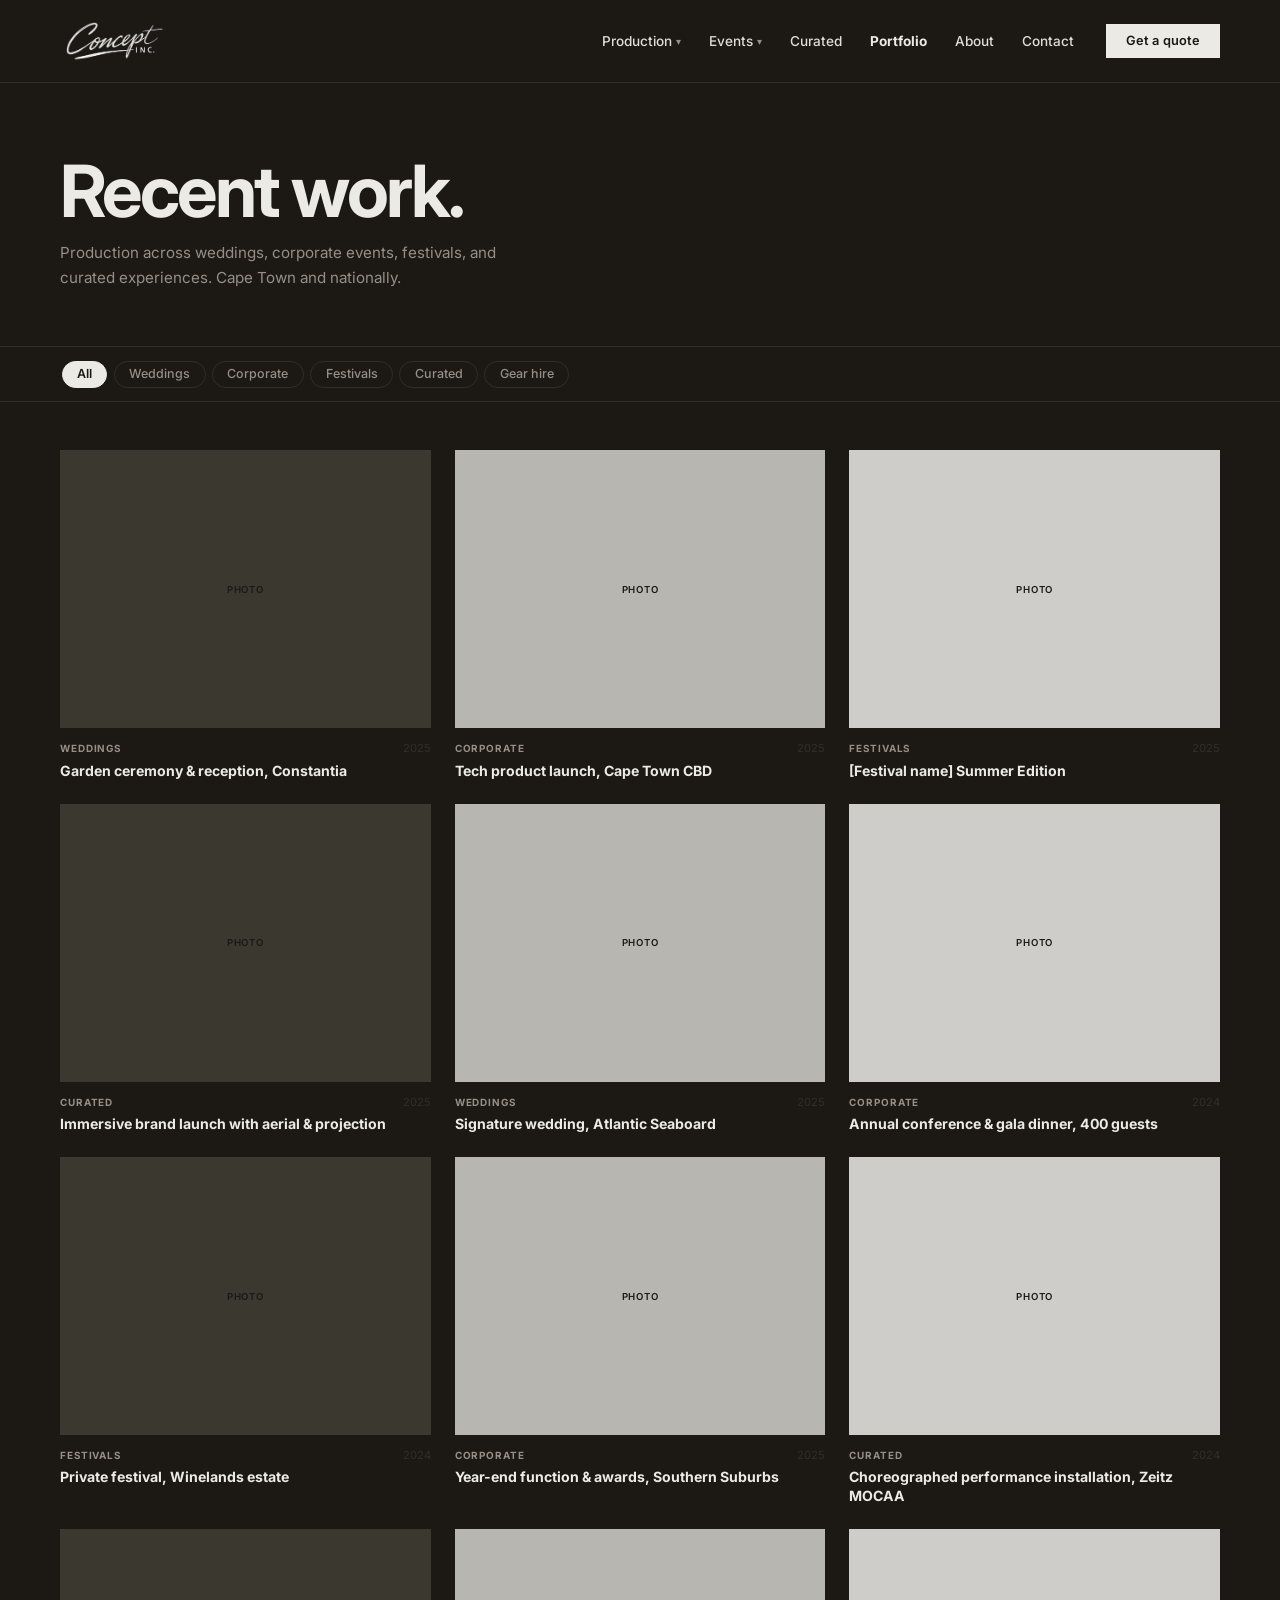
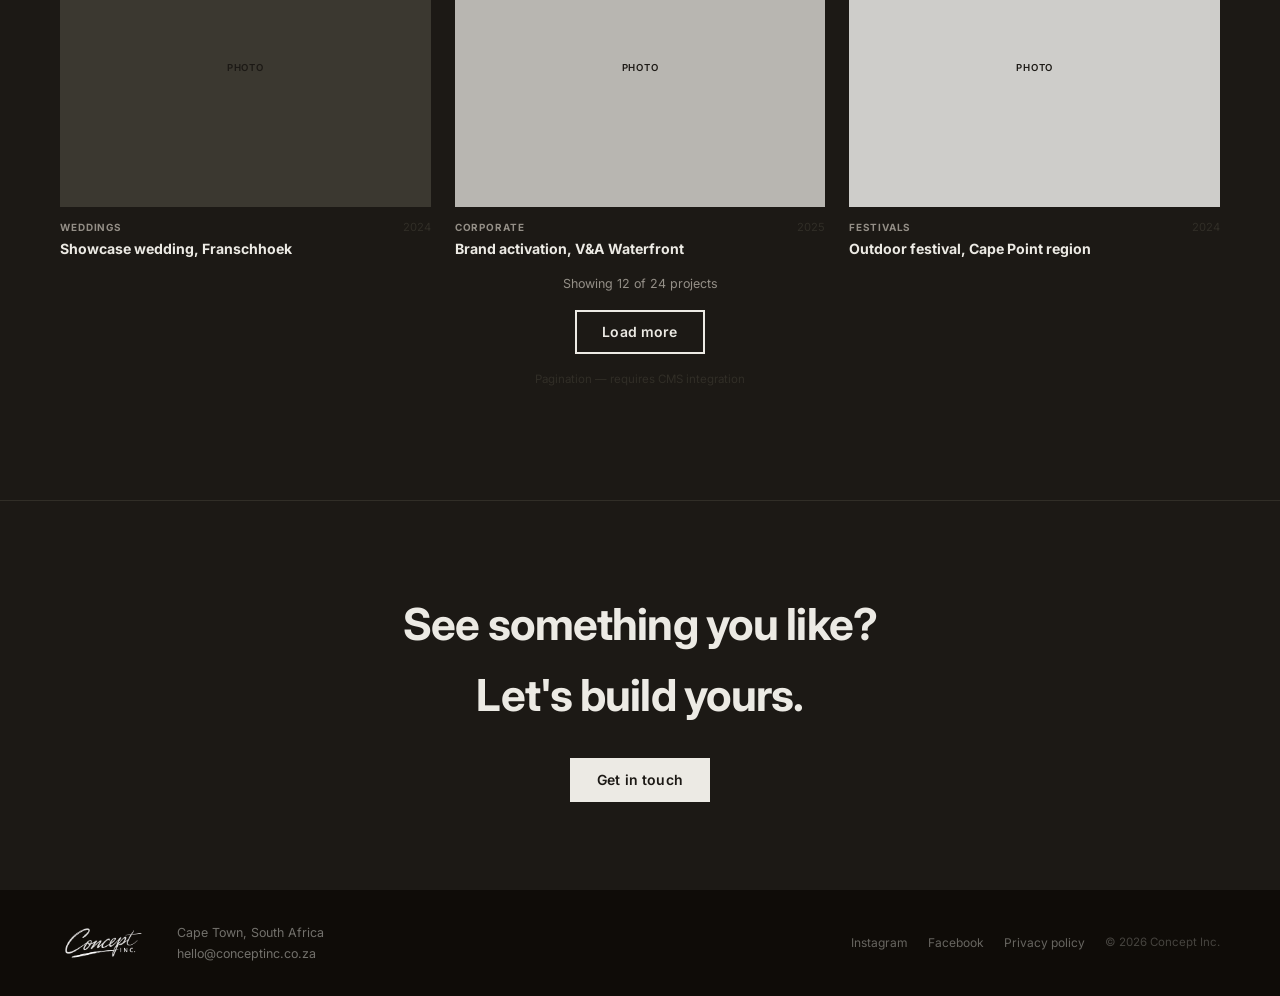
<file: portfolio/index.html>
<!DOCTYPE html>
<html lang="en" class="dark">
<head>
  <meta charset="UTF-8">
  <meta name="viewport" content="width=device-width, initial-scale=1.0">
  <title>Portfolio — Concept Inc.</title>
  <meta name="description" content="Recent event production work by Concept Inc. — weddings, corporate, festivals, and curated experiences in Cape Town.">
  <link rel="preconnect" href="https://fonts.googleapis.com">
  <link rel="preconnect" href="https://fonts.gstatic.com" crossorigin>
  <link href="https://fonts.googleapis.com/css2?family=Inter:ital,wght@0,400;0,500;0,600;0,700;1,700&display=swap" rel="stylesheet">
  <link rel="stylesheet" href="../shared/styles.css">

  <style>
    /*
     * Portfolio index — page-specific styles.
     * Tone: visually quiet. Zero orange. The grid does the work.
     */

    /* =============================================
       HERO — text only, no image.
       Short. The grid below is the visual.
       ============================================= */
    .port-hero {
      padding: 4.5rem 0 3.5rem;
      background-color: var(--off-white);
      border-bottom: 1px solid var(--light-grey);
    }

    .port-hero h1 {
      font-size: clamp(2.4rem, 7vw, 4.5rem);
      font-weight: 700;
      color: var(--black);
      letter-spacing: -0.035em;
      line-height: 1.0;
      margin-bottom: 0.9rem;
    }

    .port-hero p {
      font-size: 0.95rem;
      color: var(--mid-grey);
      line-height: 1.6;
      max-width: 460px;
    }

    /* =============================================
       FILTER CHIPS
       Sticky below header. Scrollable on mobile.
       Visual only — no JavaScript.
       ============================================= */
    .port-filters {
      position: sticky;
      top: var(--header-height);
      z-index: 50;
      background-color: var(--off-white);
      border-bottom: 1px solid var(--light-grey);
      padding: 0.85rem 0;
    }

    .filter-scroll {
      overflow-x: auto;
      -webkit-overflow-scrolling: touch;
      scrollbar-width: none;
    }

    .filter-scroll::-webkit-scrollbar { display: none; }

    .filter-chips {
      display: flex;
      gap: 0.4rem;
      white-space: nowrap;
      padding: 0 0.1rem;
    }

    .chip {
      display: inline-block;
      padding: 0.4rem 0.9rem;
      border: 1px solid var(--light-grey);
      border-radius: 100px;
      font-size: 0.78rem;
      font-weight: 500;
      color: var(--mid-grey);
      background-color: var(--off-white);
      text-decoration: none;
      cursor: pointer;
      white-space: nowrap;
      line-height: 1;
    }

    .chip--active {
      background-color: var(--black);
      color: var(--off-white);
      border-color: var(--black);
      font-weight: 600;
    }

    /* =============================================
       PROJECT GRID
       2 col → 3 col. Uniform cards. Gap-separated.
       ============================================= */
    .port-grid-section {
      padding: 3rem 0 5rem;
      background-color: var(--off-white);
    }

    .port-grid {
      display: grid;
      grid-template-columns: repeat(2, 1fr);
      gap: 1rem;
    }

    @media (min-width: 640px) {
      .port-grid { gap: 1.5rem; }
    }

    @media (min-width: 860px) {
      .port-grid { grid-template-columns: repeat(3, 1fr); }
    }

    /* Card */
    .port-card {
      display: flex;
      flex-direction: column;
    }

    .port-card-img {
      width: 100%;
      aspect-ratio: 4 / 3;
      background-color: var(--placeholder);
      display: flex;
      align-items: center;
      justify-content: center;
      color: var(--off-white);
      font-size: 0.6rem;
      font-weight: 600;
      letter-spacing: 0.08em;
      text-transform: uppercase;
      margin-bottom: 0.75rem;
      flex-shrink: 0;
    }

    /* Vary placeholder shade slightly to suggest photo variety */
    .port-card:nth-child(3n+2) .port-card-img { background-color: #B8B6B1; }
    .port-card:nth-child(3n+3) .port-card-img { background-color: #CECDCA; }

    .port-card-meta {
      display: flex;
      align-items: baseline;
      justify-content: space-between;
      gap: 0.5rem;
      margin-bottom: 0.2rem;
    }

    .port-card-tag {
      font-size: 0.62rem;
      font-weight: 700;
      letter-spacing: 0.09em;
      text-transform: uppercase;
      color: var(--mid-grey);
    }

    .port-card-year {
      font-size: 0.7rem;
      color: var(--light-grey);
      flex-shrink: 0;
    }

    .port-card-name {
      font-size: 0.88rem;
      font-weight: 700;
      color: var(--black);
      line-height: 1.3;
    }

    /* =============================================
       LOAD MORE
       Visual placeholder. CMS / JS required.
       ============================================= */
    .port-load-more {
      text-align: center;
      padding-top: 1rem;
      padding-bottom: 2rem;
      display: flex;
      flex-direction: column;
      align-items: center;
      gap: 1rem;
    }

    .port-load-count {
      font-size: 0.78rem;
      color: var(--mid-grey);
    }

    .port-load-note {
      font-size: 0.72rem;
      color: var(--light-grey);
    }

  </style>
</head>
<body>


  <!-- ============================================================
       HEADER
       ============================================================ -->
  <header class="site-header">
    <div class="container">

      <a href="/" class="wordmark" aria-label="Concept Inc. home">
        <img src="../assets/logo v1 light.png" alt="Concept Inc." class="wordmark-img">
      </a>

      <div class="header-right">

        <nav aria-label="Primary navigation">
          <ul class="site-nav">
            <li class="has-dropdown">
              <a href="/production" class="dropdown-toggle">Production <span class="chevron" aria-hidden="true">▾</span></a>
              <ul class="dropdown">
                <li><a href="/production#audio">Audio</a></li>
                <li><a href="/production#lighting">Lighting</a></li>
                <li><a href="/production#visual">Visual</a></li>
                <li><a href="/production#full-production">Full Production</a></li>
              </ul>
            </li>
            <li class="has-dropdown">
              <a href="#" class="dropdown-toggle">Events <span class="chevron" aria-hidden="true">▾</span></a>
              <ul class="dropdown">
                <li><a href="/packages/weddings">Weddings</a></li>
                <li><a href="/packages/corporate">Corporate</a></li>
                <li><a href="/packages/gear-hire">Gear hire</a></li>
                <li><a href="/packages/bespoke">Bespoke quote</a></li>
              </ul>
            </li>
            <li><a href="/curated">Curated</a></li>
            <li><a href="/portfolio" aria-current="page">Portfolio</a></li>
            <li><a href="/about">About</a></li>
            <li><a href="/contact">Contact</a></li>
          </ul>
        </nav>

        <div class="header-actions">
          <a href="/contact" class="btn btn-black btn-sm header-quote">Get a quote</a>
          <span class="mobile-toggle" aria-label="Open menu">Menu</span>
        </div>

      </div>

    </div>
  </header>


  <!-- ============================================================
       HERO — text only. Short. The grid is the visual.
       ============================================================ -->
  <section class="port-hero" aria-label="Portfolio">
    <div class="container">
      <h1>Recent work.</h1>
      <p>Production across weddings, corporate events, festivals, and curated experiences. Cape Town and nationally.</p>
    </div>
  </section>


  <!-- ============================================================
       FILTER CHIPS
       Sticky below header. Horizontal scroll on mobile.
       Visual only — filtering requires JavaScript.
       ============================================================ -->
  <div class="port-filters" role="navigation" aria-label="Filter portfolio by type">
    <div class="container">
      <div class="filter-scroll">
        <div class="filter-chips" role="list">
          <span class="chip chip--active" role="listitem" aria-current="true">All</span>
          <span class="chip" role="listitem">Weddings</span>
          <span class="chip" role="listitem">Corporate</span>
          <span class="chip" role="listitem">Festivals</span>
          <span class="chip" role="listitem">Curated</span>
          <span class="chip" role="listitem">Gear hire</span>
        </div>
      </div>
    </div>
  </div>


  <!-- ============================================================
       PROJECT GRID
       12 thumbnails. 2-col → 3-col.
       ============================================================ -->
  <section class="port-grid-section" aria-label="Project grid">
    <div class="container">

      <div class="port-grid">

        <article class="port-card">
          <div class="port-card-img" role="img" aria-label="Project photo placeholder">Photo</div>
          <div class="port-card-meta">
            <span class="port-card-tag">Weddings</span>
            <span class="port-card-year">2025</span>
          </div>
          <h2 class="port-card-name">Garden ceremony &amp; reception, Constantia</h2>
        </article>

        <article class="port-card">
          <div class="port-card-img" role="img" aria-label="Project photo placeholder">Photo</div>
          <div class="port-card-meta">
            <span class="port-card-tag">Corporate</span>
            <span class="port-card-year">2025</span>
          </div>
          <h2 class="port-card-name">Tech product launch, Cape Town CBD</h2>
        </article>

        <article class="port-card">
          <div class="port-card-img" role="img" aria-label="Project photo placeholder">Photo</div>
          <div class="port-card-meta">
            <span class="port-card-tag">Festivals</span>
            <span class="port-card-year">2025</span>
          </div>
          <h2 class="port-card-name">[Festival name] Summer Edition</h2>
        </article>

        <article class="port-card">
          <div class="port-card-img" role="img" aria-label="Project photo placeholder">Photo</div>
          <div class="port-card-meta">
            <span class="port-card-tag">Curated</span>
            <span class="port-card-year">2025</span>
          </div>
          <h2 class="port-card-name">Immersive brand launch with aerial &amp; projection</h2>
        </article>

        <article class="port-card">
          <div class="port-card-img" role="img" aria-label="Project photo placeholder">Photo</div>
          <div class="port-card-meta">
            <span class="port-card-tag">Weddings</span>
            <span class="port-card-year">2025</span>
          </div>
          <h2 class="port-card-name">Signature wedding, Atlantic Seaboard</h2>
        </article>

        <article class="port-card">
          <div class="port-card-img" role="img" aria-label="Project photo placeholder">Photo</div>
          <div class="port-card-meta">
            <span class="port-card-tag">Corporate</span>
            <span class="port-card-year">2024</span>
          </div>
          <h2 class="port-card-name">Annual conference &amp; gala dinner, 400 guests</h2>
        </article>

        <article class="port-card">
          <div class="port-card-img" role="img" aria-label="Project photo placeholder">Photo</div>
          <div class="port-card-meta">
            <span class="port-card-tag">Festivals</span>
            <span class="port-card-year">2024</span>
          </div>
          <h2 class="port-card-name">Private festival, Winelands estate</h2>
        </article>

        <article class="port-card">
          <div class="port-card-img" role="img" aria-label="Project photo placeholder">Photo</div>
          <div class="port-card-meta">
            <span class="port-card-tag">Corporate</span>
            <span class="port-card-year">2025</span>
          </div>
          <h2 class="port-card-name">Year-end function &amp; awards, Southern Suburbs</h2>
        </article>

        <article class="port-card">
          <div class="port-card-img" role="img" aria-label="Project photo placeholder">Photo</div>
          <div class="port-card-meta">
            <span class="port-card-tag">Curated</span>
            <span class="port-card-year">2024</span>
          </div>
          <h2 class="port-card-name">Choreographed performance installation, Zeitz MOCAA</h2>
        </article>

        <article class="port-card">
          <div class="port-card-img" role="img" aria-label="Project photo placeholder">Photo</div>
          <div class="port-card-meta">
            <span class="port-card-tag">Weddings</span>
            <span class="port-card-year">2024</span>
          </div>
          <h2 class="port-card-name">Showcase wedding, Franschhoek</h2>
        </article>

        <article class="port-card">
          <div class="port-card-img" role="img" aria-label="Project photo placeholder">Photo</div>
          <div class="port-card-meta">
            <span class="port-card-tag">Corporate</span>
            <span class="port-card-year">2025</span>
          </div>
          <h2 class="port-card-name">Brand activation, V&amp;A Waterfront</h2>
        </article>

        <article class="port-card">
          <div class="port-card-img" role="img" aria-label="Project photo placeholder">Photo</div>
          <div class="port-card-meta">
            <span class="port-card-tag">Festivals</span>
            <span class="port-card-year">2024</span>
          </div>
          <h2 class="port-card-name">Outdoor festival, Cape Point region</h2>
        </article>

      </div>

      <!-- Load more -->
      <div class="port-load-more">
        <p class="port-load-count">Showing 12 of 24 projects</p>
        <button class="btn btn-outline-dark" type="button" aria-label="Load more projects">Load more</button>
        <p class="port-load-note">Pagination — requires CMS integration</p>
      </div>

    </div>
  </section>


  <!-- ============================================================
       CTA BAND
       ============================================================ -->
  <section class="footer-cta" aria-label="Get in touch">
    <div class="container">
      <h2>See something you like?<br>Let's build yours.</h2>
      <a href="/contact" class="btn btn-black">Get in touch</a>
    </div>
  </section>


  <!-- ============================================================
       FOOTER
       ============================================================ -->
  <footer class="site-footer" aria-label="Site footer">
    <div class="container">

      <div class="footer-top">
        <a href="/" class="footer-wordmark" aria-label="Concept Inc. home">
          <img src="../assets/logo v1 light.png" alt="Concept Inc." style="height:40px;width:auto;display:block;">
        </a>
        <p class="footer-meta">
          Cape Town, South Africa<br>
          hello@conceptinc.co.za
        </p>
      </div>

      <nav aria-label="Footer links">
        <div class="footer-links">
          <a href="#">Instagram</a>
          <a href="#">Facebook</a>
          <a href="#">Privacy policy</a>
          <span class="footer-copy">© 2026 Concept Inc.</span>
        </div>
      </nav>

    </div>
  </footer>


</body>
</html>
</file>
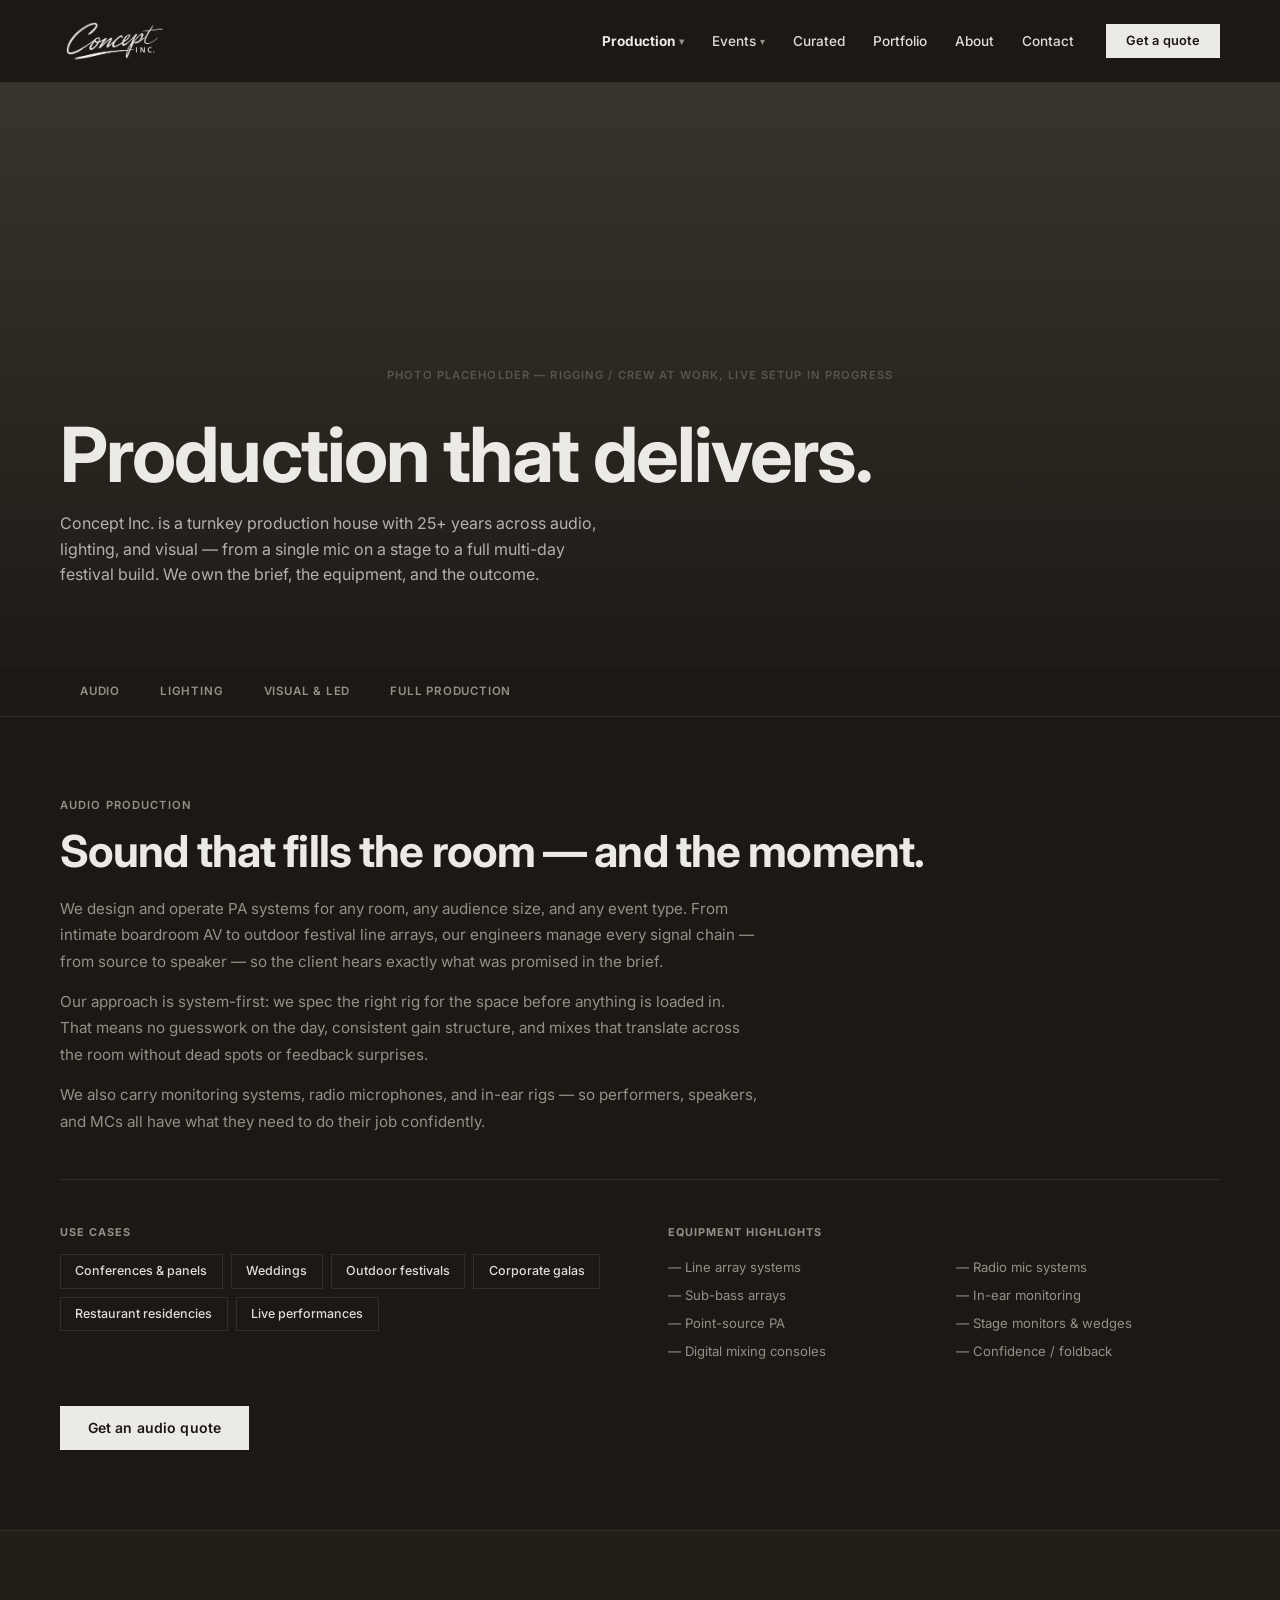
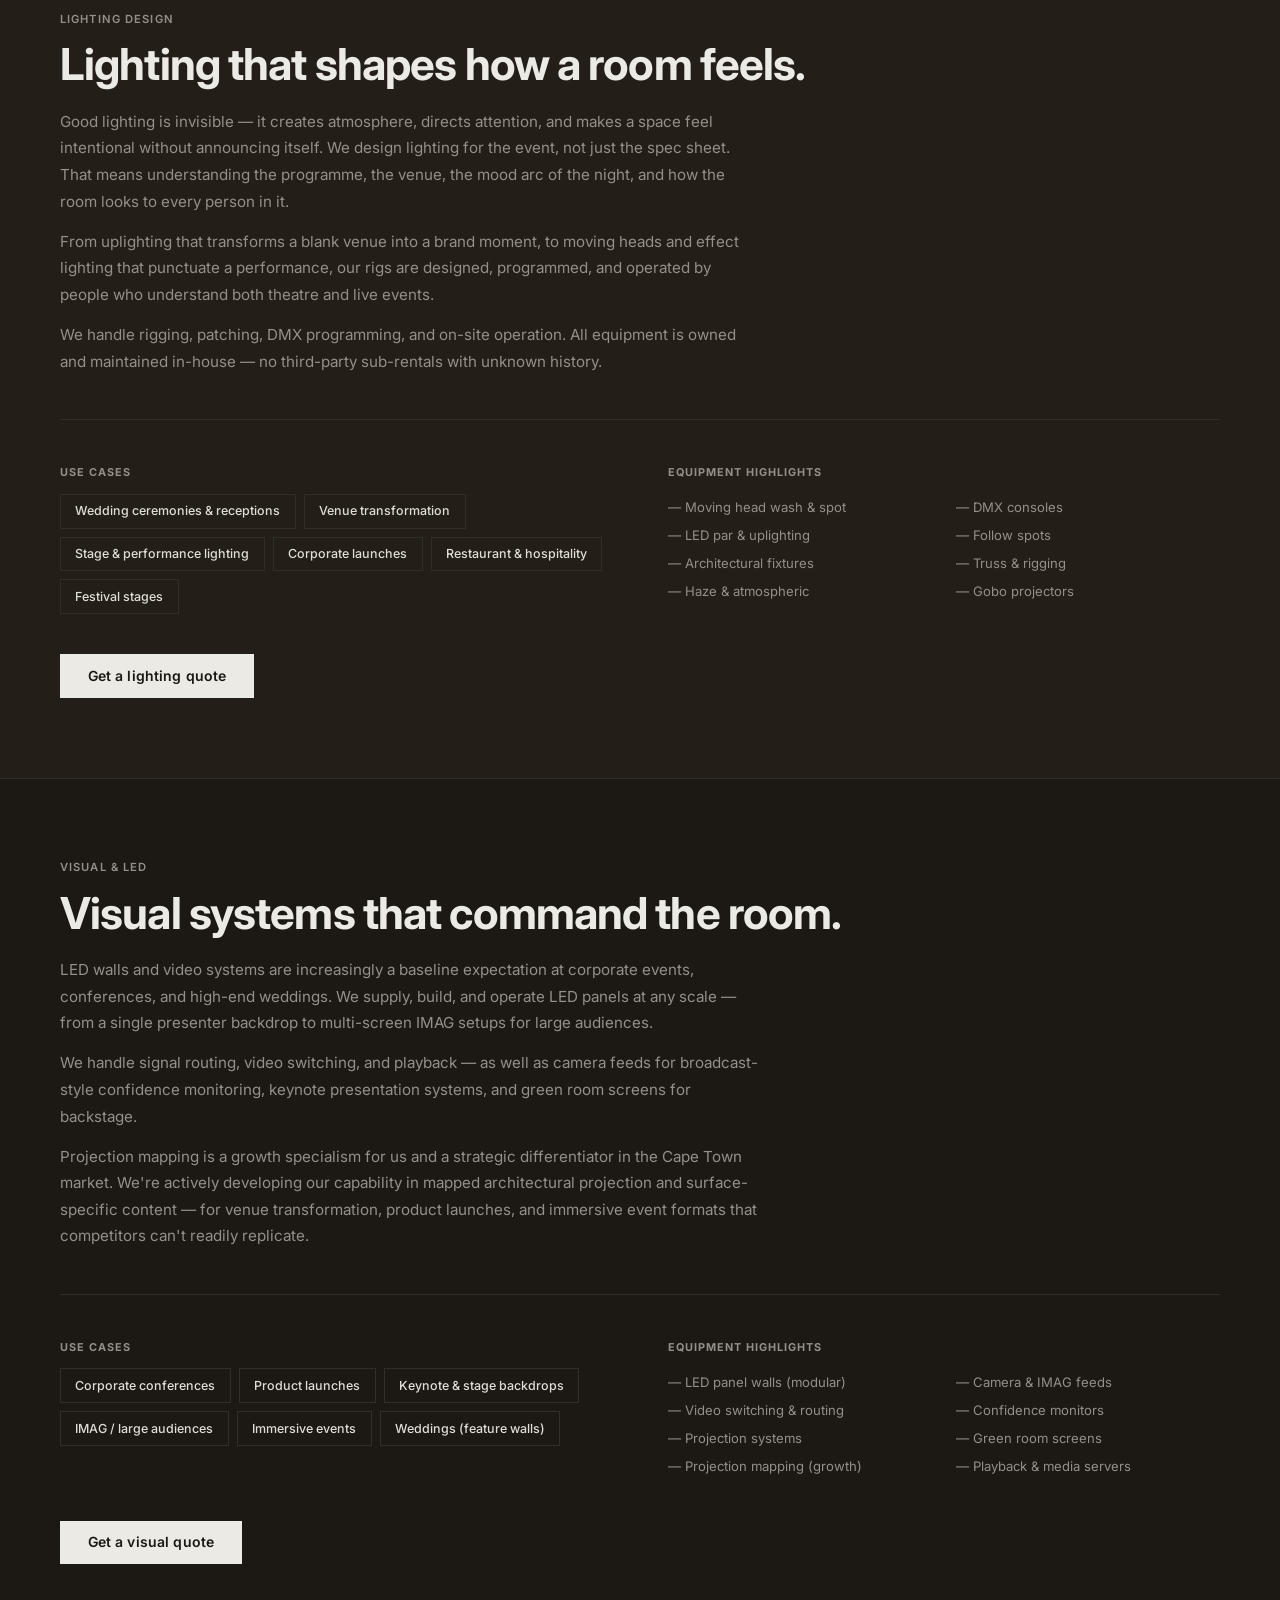
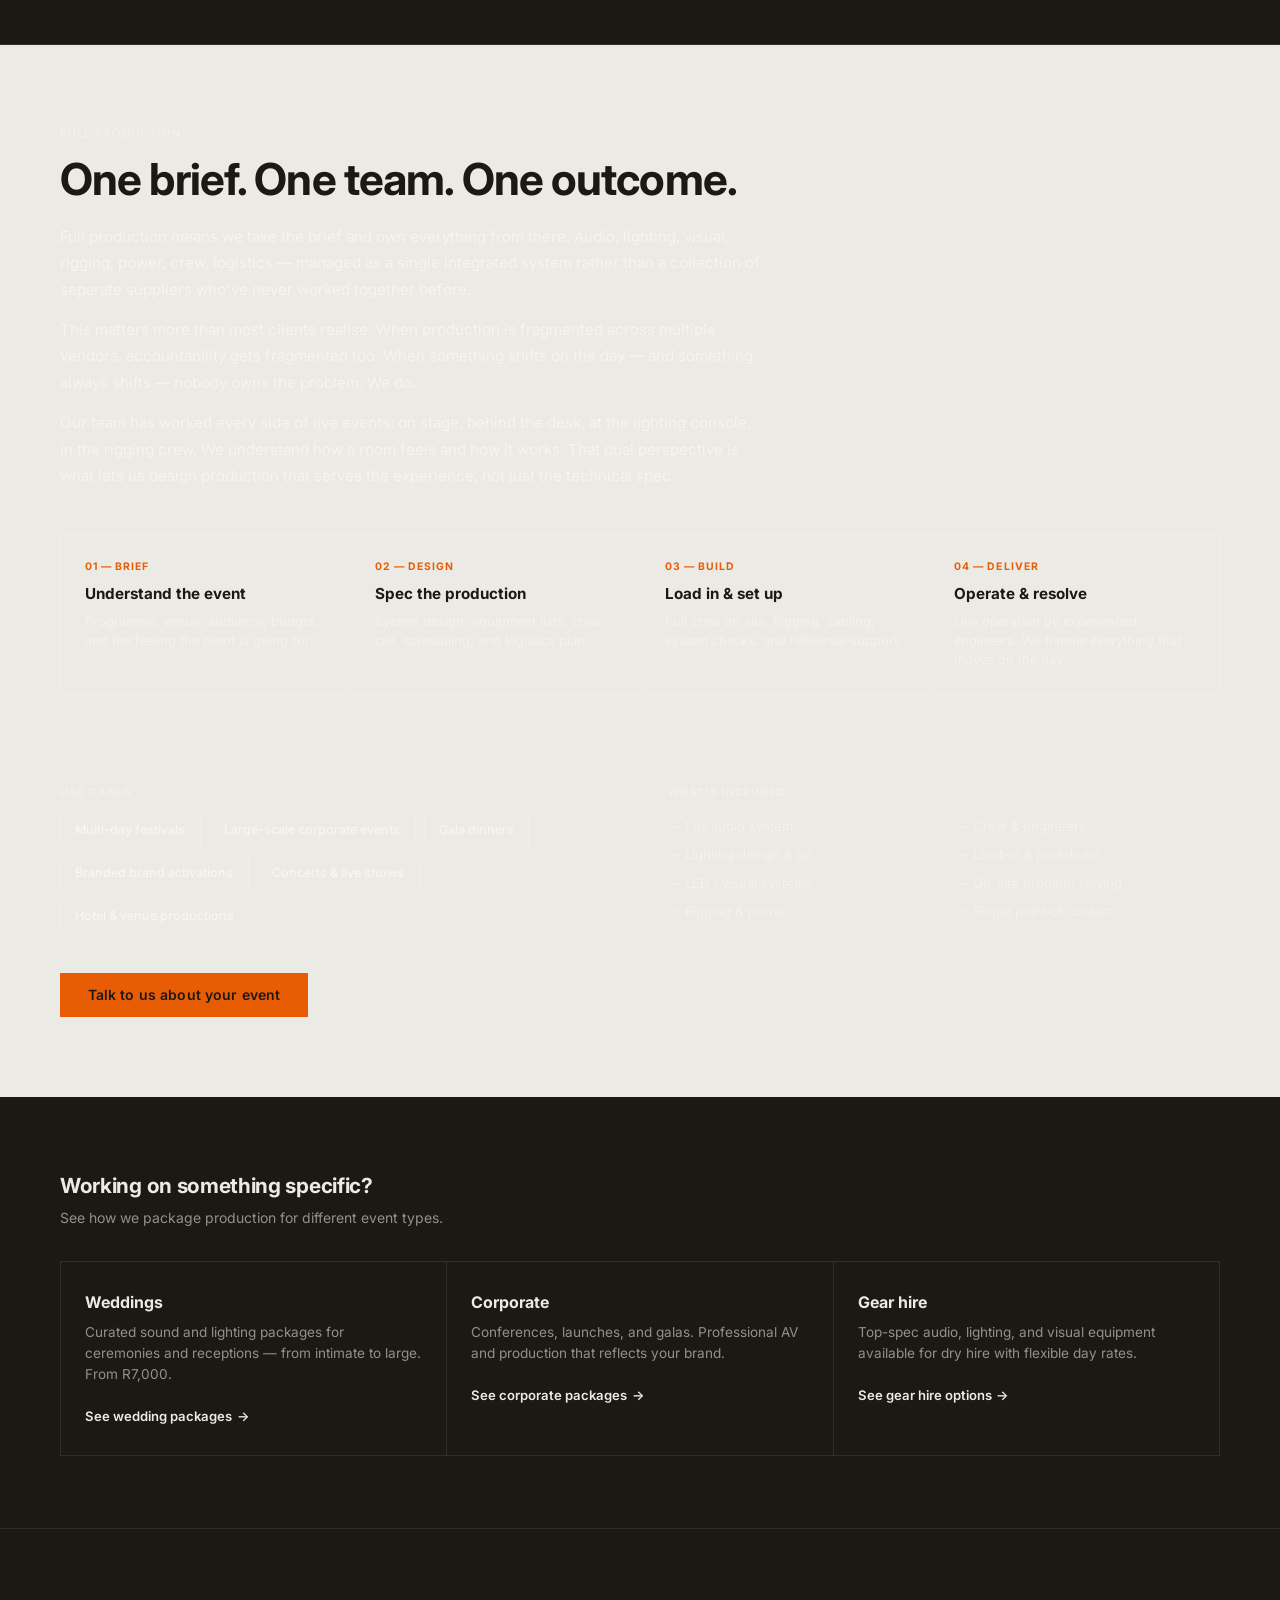
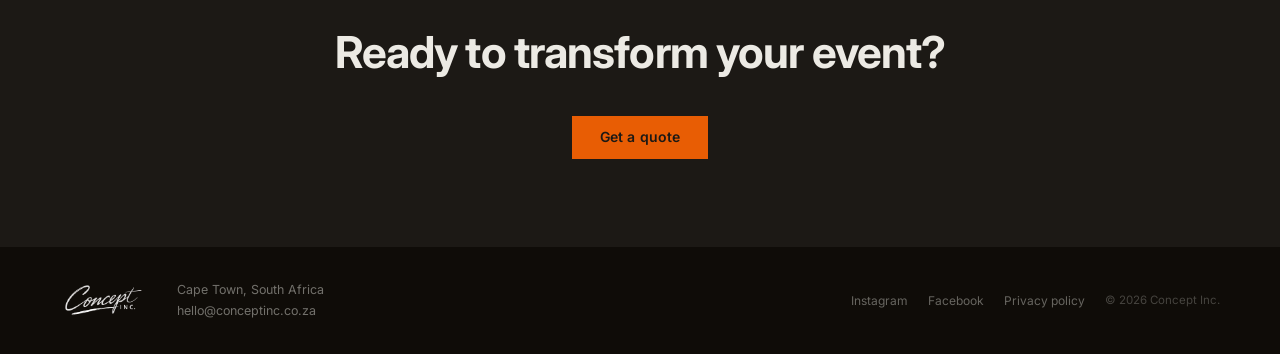
<file: production/index.html>
<!DOCTYPE html>
<html lang="en" class="dark">
<head>
  <meta charset="UTF-8">
  <meta name="viewport" content="width=device-width, initial-scale=1.0">
  <title>Production — Concept Inc.</title>
  <meta name="description" content="Turnkey audio production, lighting design, LED visual systems, and full event production in Cape Town. 25+ years across live sound, stage lighting, and visual — delivered end to end.">
  <link rel="preconnect" href="https://fonts.googleapis.com">
  <link rel="preconnect" href="https://fonts.gstatic.com" crossorigin>
  <link href="https://fonts.googleapis.com/css2?family=Inter:ital,wght@0,400;0,500;0,600;0,700;1,700&display=swap" rel="stylesheet">
  <link rel="stylesheet" href="../shared/styles.css">

  <style>
    /* =============================================
       WHAT WE DO — page-specific styles
       ============================================= */

    /* Hero — page-level, not homepage-scale */
    .hero { min-height: 55vh; }
    .hero-subhead { margin-bottom: 0; }

    @media (min-width: 768px) { .hero { min-height: 65vh; } }

    /* =============================================
       ANCHOR NAV STRIP
       Sticky below the site header
       ============================================= */
    .anchor-nav {
      position: sticky;
      top: var(--header-height);
      z-index: 90;
      background-color: var(--off-white);
      border-bottom: 1px solid var(--light-grey);
    }

    .anchor-links {
      display: flex;
      list-style: none;
      overflow-x: auto;
      -webkit-overflow-scrolling: touch;
      scrollbar-width: none;
    }

    .anchor-links::-webkit-scrollbar { display: none; }

    .anchor-links a {
      display: block;
      padding: 0.9rem 1.25rem;
      font-size: 0.72rem;
      font-weight: 600;
      letter-spacing: 0.07em;
      text-transform: uppercase;
      color: var(--mid-grey);
      text-decoration: none;
      white-space: nowrap;
      border-bottom: 2px solid transparent;
      margin-bottom: -1px; /* aligns indicator with nav border */
    }

    .anchor-links a:hover {
      color: var(--black);
      border-bottom-color: var(--black);
    }

    /* =============================================
       SERVICE SECTIONS
       Alternating: off-white / soft-grey / off-white / black
       ============================================= */
    .service-section {
      padding: 5rem 0;
      border-bottom: 1px solid var(--light-grey);
    }

    .service-section--grey  { background-color: var(--soft-grey); }

    .service-section--dark {
      background-color: var(--black);
      border-bottom: none;
    }

    /* Section heading */
    .service-section h2 {
      font-size: clamp(1.75rem, 4vw, 2.75rem);
      font-weight: 700;
      color: var(--black);
      letter-spacing: -0.02em;
      line-height: 1.1;
      margin-bottom: 1.25rem;
    }

    .service-section--dark h2 { color: var(--off-white); }

    /* Body paragraphs */
    .service-section .lead {
      font-size: 0.95rem;
      color: var(--mid-grey);
      line-height: 1.75;
      max-width: 700px;
      margin-bottom: 0.85rem;
    }

    .service-section--dark .lead { color: rgba(250, 250, 247, 0.62); }

    /* Two-column layout: use cases + equipment */
    .service-body {
      display: grid;
      grid-template-columns: 1fr;
      gap: 2rem;
      margin-top: 2.75rem;
      padding-top: 2.75rem;
      border-top: 1px solid var(--light-grey);
    }

    .service-section--dark .service-body {
      border-top-color: rgba(250, 250, 247, 0.1);
    }

    @media (min-width: 768px) {
      .service-body { grid-template-columns: 1fr 1fr; gap: 3.5rem; }
    }

    /* Column labels */
    .col-label {
      font-size: 0.68rem;
      font-weight: 700;
      letter-spacing: 0.09em;
      text-transform: uppercase;
      color: var(--mid-grey);
      margin-bottom: 0.75rem;
      display: block;
    }

    .service-section--dark .col-label { color: rgba(250, 250, 247, 0.38); }

    /* Use case chips */
    .use-cases {
      display: flex;
      flex-wrap: wrap;
      gap: 0.5rem;
    }

    .use-case {
      font-size: 0.78rem;
      font-weight: 500;
      color: var(--soft-black);
      border: 1px solid var(--light-grey);
      padding: 0.4rem 0.9rem;
      white-space: nowrap;
    }

    .service-section--dark .use-case {
      color: rgba(250, 250, 247, 0.75);
      border-color: rgba(250, 250, 247, 0.18);
    }

    /* Equipment list — 2-column on desktop */
    .equip-list {
      list-style: none;
      columns: 1;
    }

    @media (min-width: 480px) { .equip-list { columns: 2; column-gap: 1.5rem; } }

    .equip-list li {
      font-size: 0.82rem;
      color: var(--mid-grey);
      padding: 0.22rem 0;
      break-inside: avoid;
    }

    .equip-list li::before { content: '— '; }

    .service-section--dark .equip-list li { color: rgba(250, 250, 247, 0.5); }

    /* Section CTA */
    .section-cta { margin-top: 2.5rem; }

    /* =============================================
       PROCESS STRIP (full-production section only)
       Brief → Design → Build → Deliver
       ============================================= */
    .process-strip {
      display: grid;
      grid-template-columns: repeat(2, 1fr);
      gap: 1px;
      background-color: rgba(250, 250, 247, 0.08);
      border: 1px solid rgba(250, 250, 247, 0.08);
      margin: 2.75rem 0;
    }

    @media (min-width: 768px) {
      .process-strip { grid-template-columns: repeat(4, 1fr); }
    }

    .process-step { background-color: var(--black); padding: 1.5rem; }

    .step-num {
      display: block;
      font-size: 0.65rem;
      font-weight: 700;
      letter-spacing: 0.1em;
      text-transform: uppercase;
      color: var(--orange); /* ORANGE #1 — used sparingly for process step numbers */
      margin-bottom: 0.4rem;
    }

    .process-step h4 {
      font-size: 0.95rem;
      font-weight: 700;
      color: var(--off-white);
      margin-bottom: 0.35rem;
    }

    .process-step p {
      font-size: 0.8rem;
      color: rgba(250, 250, 247, 0.48);
      line-height: 1.5;
    }

    /* =============================================
       CROSS-LINK STRIP
       "Working on something specific? See our packages."
       ============================================= */
    .crosslink-strip {
      padding: 4.5rem 0;
      background-color: var(--off-white);
    }

    .crosslink-header { margin-bottom: 2rem; }

    .crosslink-header h2 {
      font-size: 1.3rem;
      font-weight: 700;
      color: var(--black);
      letter-spacing: -0.015em;
      margin-bottom: 0.3rem;
    }

    .crosslink-header p {
      font-size: 0.875rem;
      color: var(--mid-grey);
    }

    .crosslink-grid {
      display: grid;
      grid-template-columns: 1fr;
      gap: 1px;
      background-color: var(--light-grey);
      border: 1px solid var(--light-grey);
    }

    @media (min-width: 768px) {
      .crosslink-grid { grid-template-columns: repeat(3, 1fr); }
    }

    .crosslink-card {
      background-color: var(--off-white);
      padding: 1.75rem 1.5rem;
      display: flex;
      flex-direction: column;
      gap: 0.4rem;
    }

    .crosslink-card h3 { font-size: 1rem; font-weight: 700; color: var(--black); }

    .crosslink-card p { font-size: 0.85rem; color: var(--mid-grey); line-height: 1.55; }

  </style>
</head>
<body>


  <!-- ============================================================
       HEADER — identical nav on every page
       ============================================================ -->
  <header class="site-header">
    <div class="container">

      <a href="/" class="wordmark" aria-label="Concept Inc. home">
        <img src="../assets/logo v1 light.png" alt="Concept Inc." class="wordmark-img">
      </a>

      <div class="header-right">

        <nav aria-label="Primary navigation">
          <ul class="site-nav">
            <li class="has-dropdown">
              <a href="/production" class="dropdown-toggle" aria-current="page">Production <span class="chevron" aria-hidden="true">▾</span></a>
              <ul class="dropdown">
                <li><a href="/production#audio">Audio</a></li>
                <li><a href="/production#lighting">Lighting</a></li>
                <li><a href="/production#visual">Visual</a></li>
                <li><a href="/production#full-production">Full Production</a></li>
              </ul>
            </li>
            <li class="has-dropdown">
              <a href="#" class="dropdown-toggle">Events <span class="chevron" aria-hidden="true">▾</span></a>
              <ul class="dropdown">
                <li><a href="/packages/weddings">Weddings</a></li>
                <li><a href="/packages/corporate">Corporate</a></li>
                <li><a href="/packages/gear-hire">Gear hire</a></li>
                <li><a href="/packages/bespoke">Bespoke quote</a></li>
              </ul>
            </li>
            <li><a href="/curated">Curated</a></li>
            <li><a href="/portfolio">Portfolio</a></li>
            <li><a href="/about">About</a></li>
            <li><a href="/contact">Contact</a></li>
          </ul>
        </nav>

        <div class="header-actions">
          <a href="/contact" class="btn btn-black btn-sm header-quote">Get a quote</a>
          <span class="mobile-toggle" aria-label="Open menu">Menu</span>
        </div>

      </div>

    </div>
  </header>


  <!-- ============================================================
       HERO
       Page-level hero — smaller than homepage.
       Photo: rigging / crew at work, not the finished event.
       ============================================================ -->
  <section class="hero" aria-label="Page hero">

    <div class="hero-bg" aria-hidden="true" role="img">
      PHOTO PLACEHOLDER — Rigging / crew at work, live setup in progress
    </div>

    <div class="hero-overlay" aria-hidden="true"></div>

    <div class="hero-content">
      <h1>Production that delivers.</h1>
      <p class="hero-subhead">
        Concept Inc. is a turnkey production house with 25+ years across audio,
        lighting, and visual — from a single mic on a stage to a full multi-day
        festival build. We own the brief, the equipment, and the outcome.
      </p>
    </div>

  </section>


  <!-- ============================================================
       ANCHOR NAV STRIP
       Sticky below the header. Each link jumps to its section.
       ============================================================ -->
  <nav class="anchor-nav" aria-label="Jump to section">
    <div class="container">
      <ul class="anchor-links">
        <li><a href="#audio">Audio</a></li>
        <li><a href="#lighting">Lighting</a></li>
        <li><a href="#visual">Visual &amp; LED</a></li>
        <li><a href="#full-production">Full Production</a></li>
      </ul>
    </div>
  </nav>


  <!-- ============================================================
       #audio — AUDIO PRODUCTION
       Background: off-white (default)
       ============================================================ -->
  <section class="service-section" id="audio" aria-label="Audio production">
    <div class="container">

      <p class="section-label">Audio production</p>
      <h2>Sound that fills the room — and the moment.</h2>

      <p class="lead">
        We design and operate PA systems for any room, any audience size, and any event type.
        From intimate boardroom AV to outdoor festival line arrays, our engineers manage
        every signal chain — from source to speaker — so the client hears exactly what was
        promised in the brief.
      </p>
      <p class="lead">
        Our approach is system-first: we spec the right rig for the space before anything
        is loaded in. That means no guesswork on the day, consistent gain structure, and
        mixes that translate across the room without dead spots or feedback surprises.
      </p>
      <p class="lead">
        We also carry monitoring systems, radio microphones, and in-ear rigs — so
        performers, speakers, and MCs all have what they need to do their job confidently.
      </p>

      <div class="service-body">

        <div>
          <span class="col-label">Use cases</span>
          <div class="use-cases">
            <span class="use-case">Conferences &amp; panels</span>
            <span class="use-case">Weddings</span>
            <span class="use-case">Outdoor festivals</span>
            <span class="use-case">Corporate galas</span>
            <span class="use-case">Restaurant residencies</span>
            <span class="use-case">Live performances</span>
          </div>
        </div>

        <div>
          <span class="col-label">Equipment highlights</span>
          <ul class="equip-list">
            <li>Line array systems</li>
            <li>Sub-bass arrays</li>
            <li>Point-source PA</li>
            <li>Digital mixing consoles</li>
            <li>Radio mic systems</li>
            <li>In-ear monitoring</li>
            <li>Stage monitors &amp; wedges</li>
            <li>Confidence / foldback</li>
          </ul>
        </div>

      </div>

      <div class="section-cta">
        <a href="/contact?service=audio" class="btn btn-black">Get an audio quote</a>
      </div>

    </div>
  </section>


  <!-- ============================================================
       #lighting — LIGHTING DESIGN
       Background: soft-grey (alternating chapter)
       ============================================================ -->
  <section class="service-section service-section--grey" id="lighting" aria-label="Lighting design">
    <div class="container">

      <p class="section-label">Lighting design</p>
      <h2>Lighting that shapes how a room feels.</h2>

      <p class="lead">
        Good lighting is invisible — it creates atmosphere, directs attention, and makes
        a space feel intentional without announcing itself. We design lighting for the
        event, not just the spec sheet. That means understanding the programme, the venue,
        the mood arc of the night, and how the room looks to every person in it.
      </p>
      <p class="lead">
        From uplighting that transforms a blank venue into a brand moment, to moving heads
        and effect lighting that punctuate a performance, our rigs are designed, programmed,
        and operated by people who understand both theatre and live events.
      </p>
      <p class="lead">
        We handle rigging, patching, DMX programming, and on-site operation. All
        equipment is owned and maintained in-house — no third-party sub-rentals
        with unknown history.
      </p>

      <div class="service-body">

        <div>
          <span class="col-label">Use cases</span>
          <div class="use-cases">
            <span class="use-case">Wedding ceremonies &amp; receptions</span>
            <span class="use-case">Venue transformation</span>
            <span class="use-case">Stage &amp; performance lighting</span>
            <span class="use-case">Corporate launches</span>
            <span class="use-case">Restaurant &amp; hospitality</span>
            <span class="use-case">Festival stages</span>
          </div>
        </div>

        <div>
          <span class="col-label">Equipment highlights</span>
          <ul class="equip-list">
            <li>Moving head wash &amp; spot</li>
            <li>LED par &amp; uplighting</li>
            <li>Architectural fixtures</li>
            <li>Haze &amp; atmospheric</li>
            <li>DMX consoles</li>
            <li>Follow spots</li>
            <li>Truss &amp; rigging</li>
            <li>Gobo projectors</li>
          </ul>
        </div>

      </div>

      <div class="section-cta">
        <a href="/contact?service=lighting" class="btn btn-black">Get a lighting quote</a>
      </div>

    </div>
  </section>


  <!-- ============================================================
       #visual — VISUAL & LED
       Background: off-white (alternating back)
       ============================================================ -->
  <section class="service-section" id="visual" aria-label="Visual and LED">
    <div class="container">

      <p class="section-label">Visual &amp; LED</p>
      <h2>Visual systems that command the room.</h2>

      <p class="lead">
        LED walls and video systems are increasingly a baseline expectation at corporate
        events, conferences, and high-end weddings. We supply, build, and operate LED
        panels at any scale — from a single presenter backdrop to multi-screen
        IMAG setups for large audiences.
      </p>
      <p class="lead">
        We handle signal routing, video switching, and playback — as well as camera
        feeds for broadcast-style confidence monitoring, keynote presentation systems,
        and green room screens for backstage.
      </p>
      <p class="lead">
        Projection mapping is a growth specialism for us and a strategic differentiator
        in the Cape Town market. We're actively developing our capability in mapped
        architectural projection and surface-specific content — for venue transformation,
        product launches, and immersive event formats that competitors can't readily
        replicate.
      </p>

      <div class="service-body">

        <div>
          <span class="col-label">Use cases</span>
          <div class="use-cases">
            <span class="use-case">Corporate conferences</span>
            <span class="use-case">Product launches</span>
            <span class="use-case">Keynote &amp; stage backdrops</span>
            <span class="use-case">IMAG / large audiences</span>
            <span class="use-case">Immersive events</span>
            <span class="use-case">Weddings (feature walls)</span>
          </div>
        </div>

        <div>
          <span class="col-label">Equipment highlights</span>
          <ul class="equip-list">
            <li>LED panel walls (modular)</li>
            <li>Video switching &amp; routing</li>
            <li>Projection systems</li>
            <li>Projection mapping (growth)</li>
            <li>Camera &amp; IMAG feeds</li>
            <li>Confidence monitors</li>
            <li>Green room screens</li>
            <li>Playback &amp; media servers</li>
          </ul>
        </div>

      </div>

      <div class="section-cta">
        <a href="/contact?service=visual" class="btn btn-black">Get a visual quote</a>
      </div>

    </div>
  </section>


  <!-- ============================================================
       #full-production — FULL PRODUCTION (TURNKEY)
       Background: brand black — capstone, hero treatment
       ============================================================ -->
  <section class="service-section service-section--dark" id="full-production" aria-label="Full production">
    <div class="container">

      <p class="section-label" style="color: rgba(250,250,247,0.4);">Full production</p>
      <h2>One brief. One team. One outcome.</h2>

      <p class="lead">
        Full production means we take the brief and own everything from there. Audio,
        lighting, visual, rigging, power, crew, logistics — managed as a single
        integrated system rather than a collection of separate suppliers who've never
        worked together before.
      </p>
      <p class="lead">
        This matters more than most clients realise. When production is fragmented across
        multiple vendors, accountability gets fragmented too. When something shifts on
        the day — and something always shifts — nobody owns the problem. We do.
      </p>
      <p class="lead">
        Our team has worked every side of live events: on stage, behind the desk, at the
        lighting console, in the rigging crew. We understand how a room feels and how it
        works. That dual perspective is what lets us design production that serves the
        experience, not just the technical spec.
      </p>

      <!-- Process strip: Brief → Design → Build → Deliver -->
      <!-- ORANGE #1 used for step numbers only -->
      <div class="process-strip" aria-label="Our process">

        <div class="process-step">
          <span class="step-num">01 — Brief</span>
          <h4>Understand the event</h4>
          <p>Programme, venue, audience, budget, and the feeling the client is going for.</p>
        </div>

        <div class="process-step">
          <span class="step-num">02 — Design</span>
          <h4>Spec the production</h4>
          <p>System design, equipment lists, crew call, scheduling, and logistics plan.</p>
        </div>

        <div class="process-step">
          <span class="step-num">03 — Build</span>
          <h4>Load in &amp; set up</h4>
          <p>Full crew on site. Rigging, cabling, system checks, and rehearsal support.</p>
        </div>

        <div class="process-step">
          <span class="step-num">04 — Deliver</span>
          <h4>Operate &amp; resolve</h4>
          <p>Live operation by experienced engineers. We handle everything that moves on the day.</p>
        </div>

      </div>

      <div class="service-body">

        <div>
          <span class="col-label" style="color:rgba(250,250,247,0.38)">Use cases</span>
          <div class="use-cases">
            <span class="use-case">Multi-day festivals</span>
            <span class="use-case">Large-scale corporate events</span>
            <span class="use-case">Gala dinners</span>
            <span class="use-case">Branded brand activations</span>
            <span class="use-case">Concerts &amp; live shows</span>
            <span class="use-case">Hotel &amp; venue productions</span>
          </div>
        </div>

        <div>
          <span class="col-label" style="color:rgba(250,250,247,0.38)">What's included</span>
          <ul class="equip-list">
            <li>Full audio system</li>
            <li>Lighting design &amp; op</li>
            <li>LED / visual systems</li>
            <li>Rigging &amp; power</li>
            <li>Crew &amp; engineers</li>
            <li>Load-in &amp; packdown</li>
            <li>On-site problem solving</li>
            <li>Single point of contact</li>
          </ul>
        </div>

      </div>

      <div class="section-cta">
        <!-- ORANGE #2 — highest-stakes CTA on a dark background -->
        <a href="/contact" class="btn btn-orange">Talk to us about your event</a>
      </div>

    </div>
  </section>


  <!-- ============================================================
       CROSS-LINK STRIP
       "Working on something specific? See our packages."
       Routes buyers to the right package track.
       ============================================================ -->
  <section class="crosslink-strip" aria-label="See our packages">
    <div class="container">

      <div class="crosslink-header">
        <h2>Working on something specific?</h2>
        <p>See how we package production for different event types.</p>
      </div>

      <div class="crosslink-grid">

        <div class="crosslink-card">
          <h3>Weddings</h3>
          <p>Curated sound and lighting packages for ceremonies and receptions — from intimate to large. From R7,000.</p>
          <a href="/packages/weddings" class="card-link">See wedding packages</a>
        </div>

        <div class="crosslink-card">
          <h3>Corporate</h3>
          <p>Conferences, launches, and galas. Professional AV and production that reflects your brand.</p>
          <a href="/packages/corporate" class="card-link">See corporate packages</a>
        </div>

        <div class="crosslink-card">
          <h3>Gear hire</h3>
          <p>Top-spec audio, lighting, and visual equipment available for dry hire with flexible day rates.</p>
          <a href="/packages/gear-hire" class="card-link">See gear hire options</a>
        </div>

      </div>

    </div>
  </section>


  <!-- ============================================================
       FOOTER CTA BAND
       ============================================================ -->
  <section class="footer-cta" aria-label="Get in touch">
    <div class="container">
      <h2>Ready to transform your event?</h2>
      <a href="/contact" class="btn btn-orange">Get a quote</a>
    </div>
  </section>


  <!-- ============================================================
       FOOTER
       ============================================================ -->
  <footer class="site-footer" aria-label="Site footer">
    <div class="container">

      <div class="footer-top">
        <a href="/" class="footer-wordmark" aria-label="Concept Inc. home">
          <img src="../assets/logo v1 light.png" alt="Concept Inc." style="height:40px;width:auto;display:block;">
        </a>
        <p class="footer-meta">
          Cape Town, South Africa<br>
          hello@conceptinc.co.za
        </p>
      </div>

      <nav aria-label="Footer links">
        <div class="footer-links">
          <a href="#">Instagram</a>
          <a href="#">Facebook</a>
          <a href="#">Privacy policy</a>
          <span class="footer-copy">© 2026 Concept Inc.</span>
        </div>
      </nav>

    </div>
  </footer>


</body>
</html>
</file>
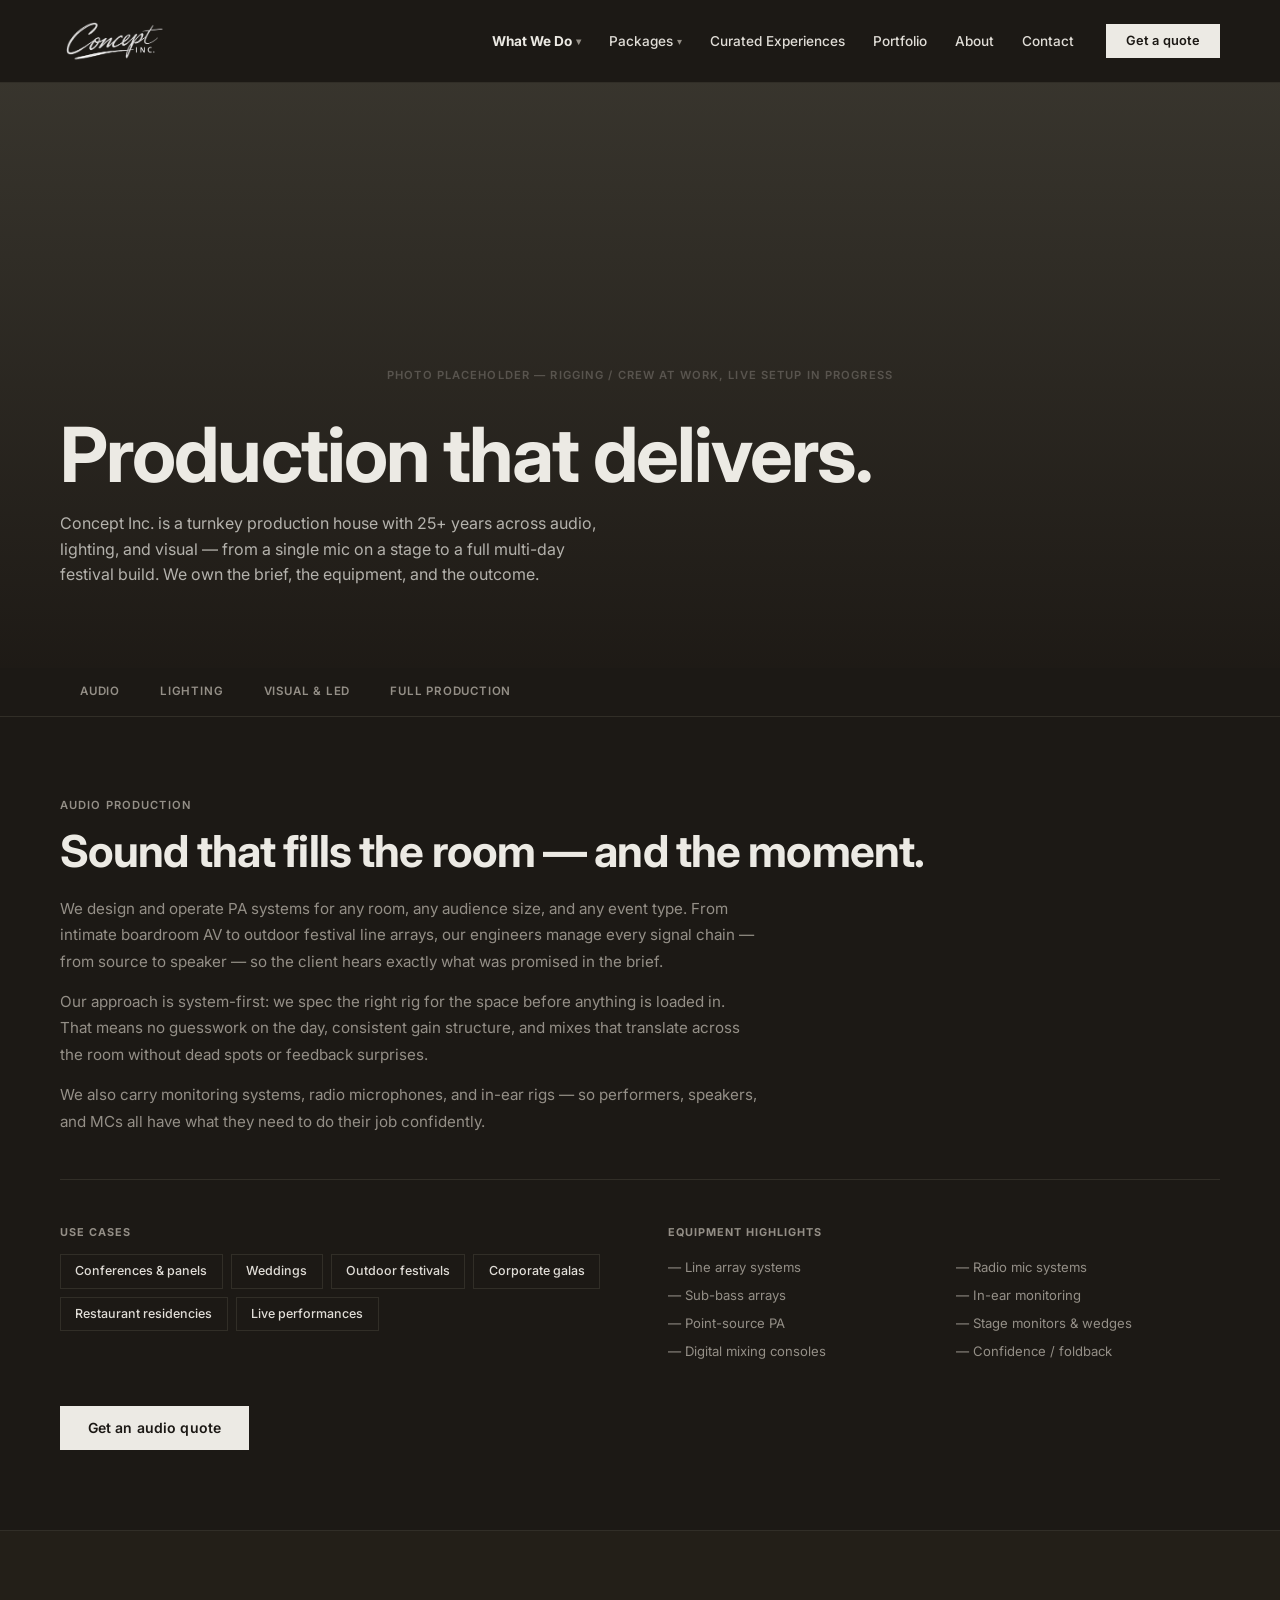
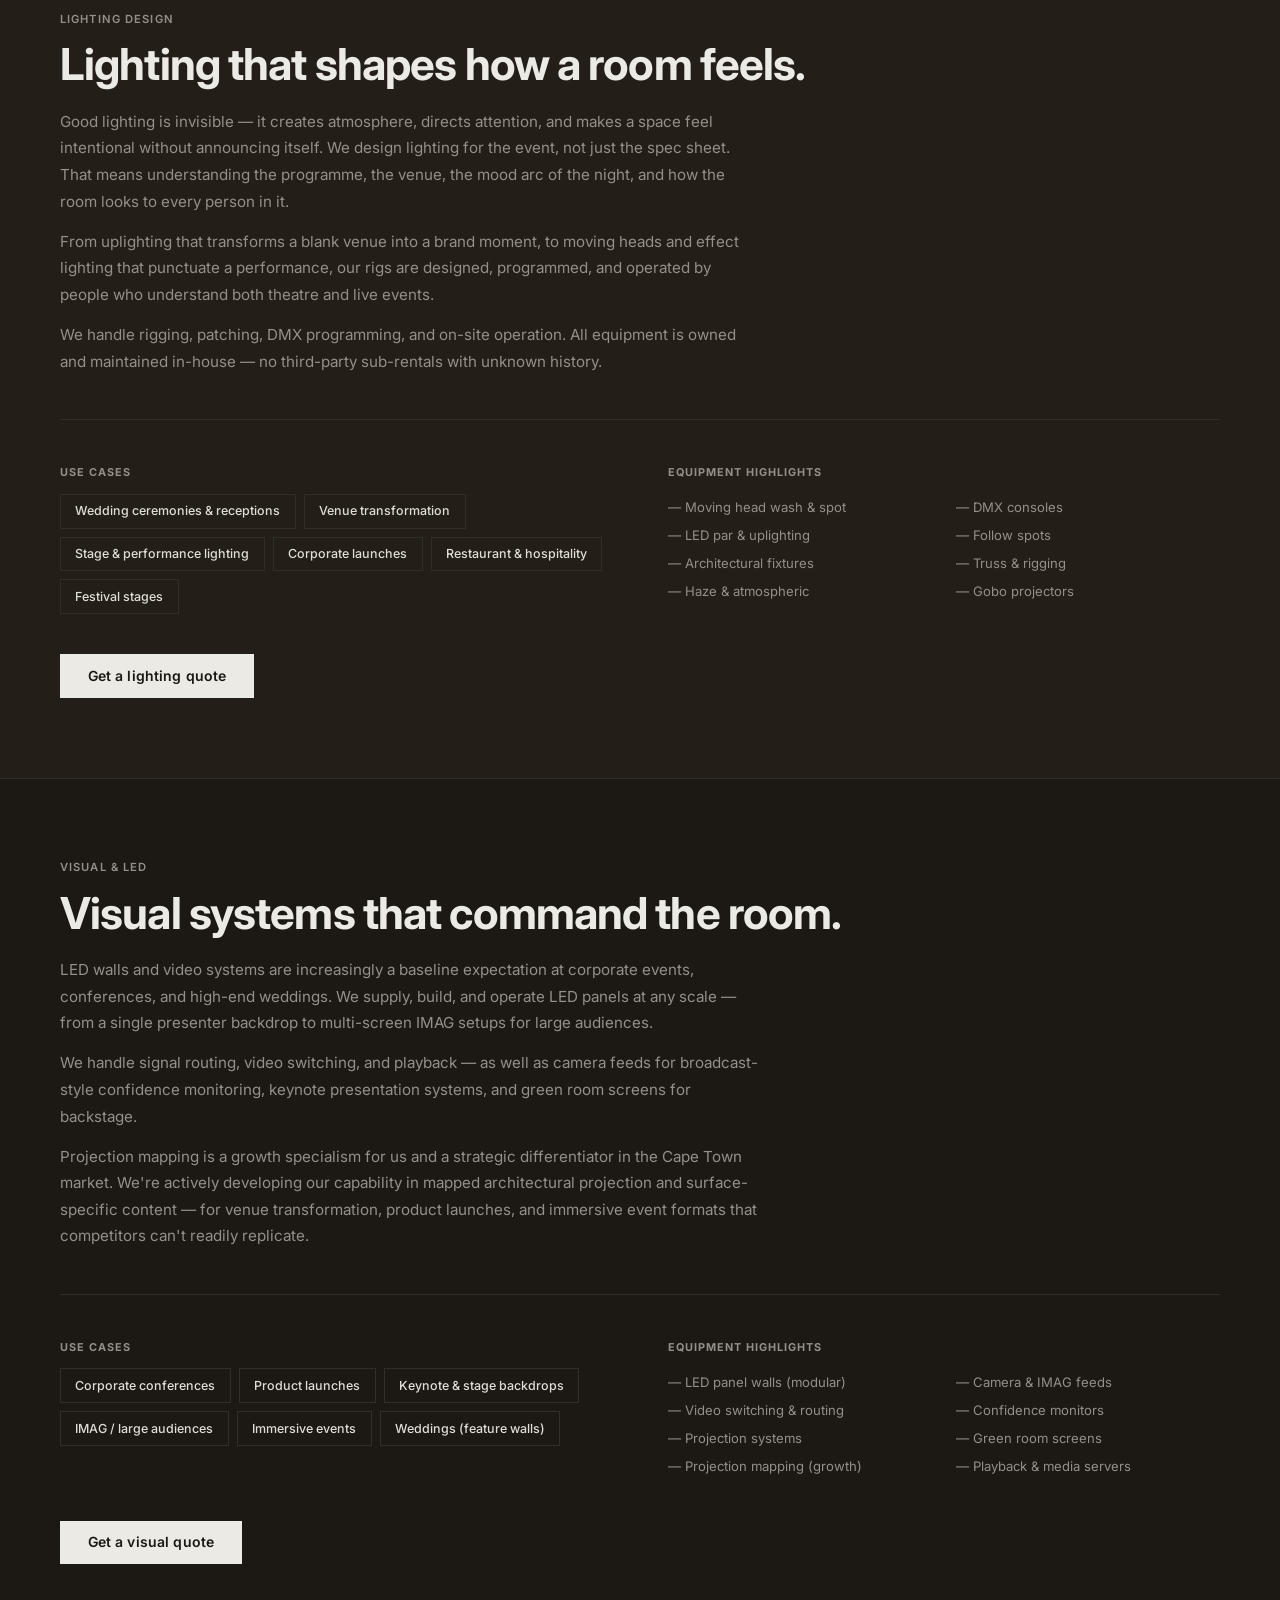
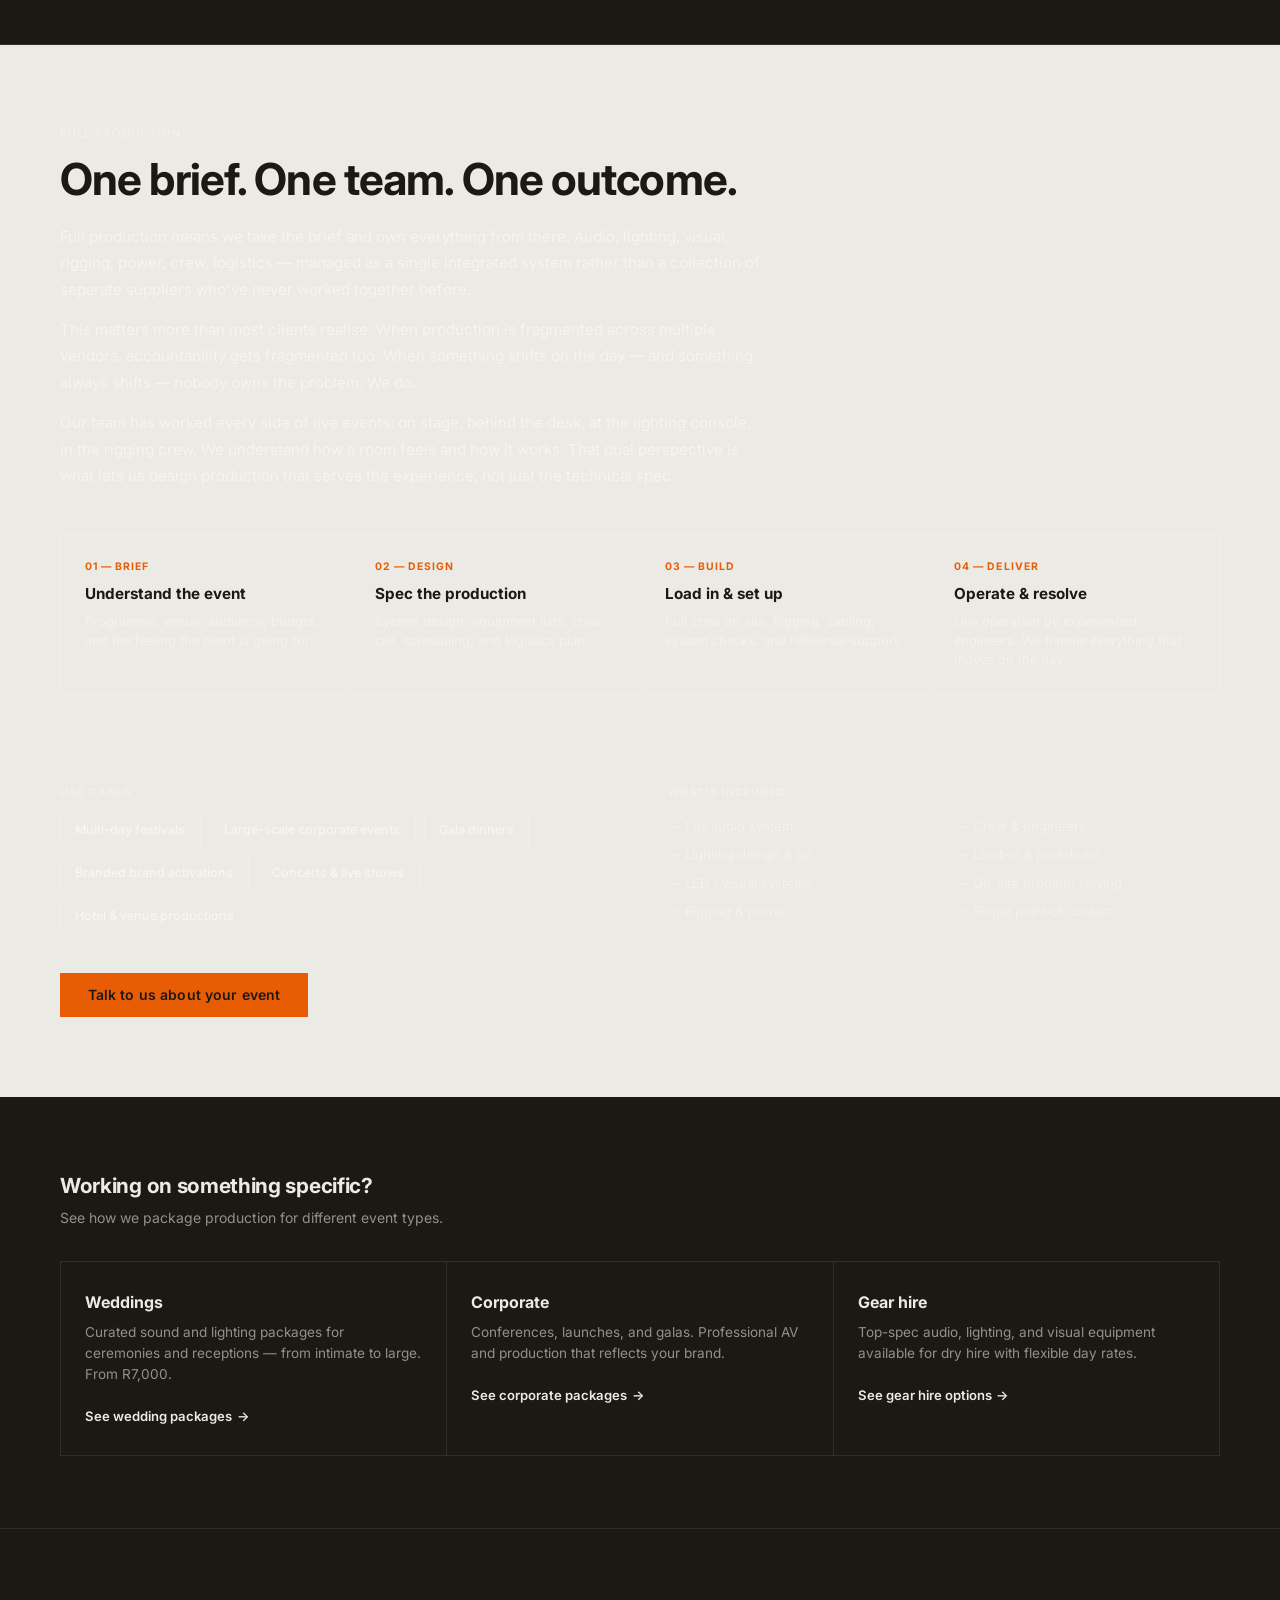
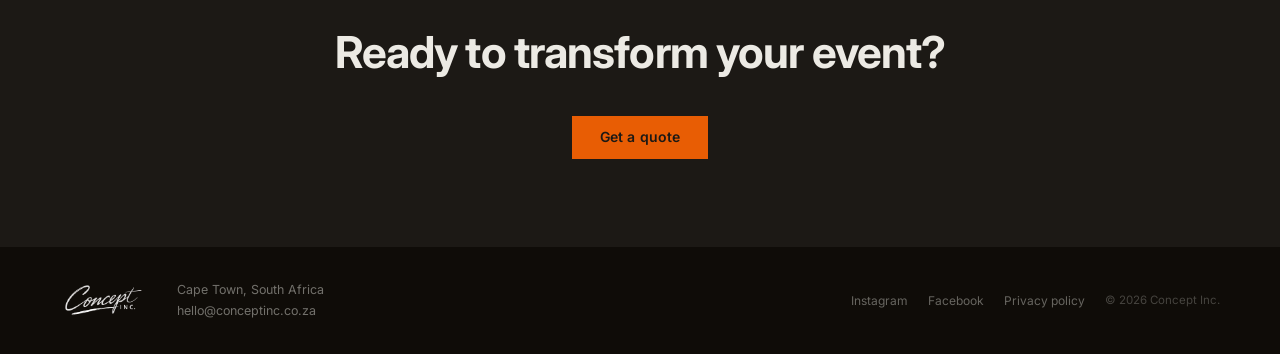
<file: what-we-do/index.html>
<!DOCTYPE html>
<html lang="en" class="dark">
<head>
  <meta charset="UTF-8">
  <meta name="viewport" content="width=device-width, initial-scale=1.0">
  <title>What We Do — Concept Inc.</title>
  <meta name="description" content="Turnkey audio production, lighting design, LED visual systems, and full event production in Cape Town. 25+ years across live sound, stage lighting, and visual — delivered end to end.">
  <link rel="preconnect" href="https://fonts.googleapis.com">
  <link rel="preconnect" href="https://fonts.gstatic.com" crossorigin>
  <link href="https://fonts.googleapis.com/css2?family=Inter:ital,wght@0,400;0,500;0,600;0,700;1,700&display=swap" rel="stylesheet">
  <link rel="stylesheet" href="../shared/styles.css">

  <style>
    /* =============================================
       WHAT WE DO — page-specific styles
       ============================================= */

    /* Hero — page-level, not homepage-scale */
    .hero { min-height: 55vh; }
    .hero-subhead { margin-bottom: 0; }

    @media (min-width: 768px) { .hero { min-height: 65vh; } }

    /* =============================================
       ANCHOR NAV STRIP
       Sticky below the site header
       ============================================= */
    .anchor-nav {
      position: sticky;
      top: var(--header-height);
      z-index: 90;
      background-color: var(--off-white);
      border-bottom: 1px solid var(--light-grey);
    }

    .anchor-links {
      display: flex;
      list-style: none;
      overflow-x: auto;
      -webkit-overflow-scrolling: touch;
      scrollbar-width: none;
    }

    .anchor-links::-webkit-scrollbar { display: none; }

    .anchor-links a {
      display: block;
      padding: 0.9rem 1.25rem;
      font-size: 0.72rem;
      font-weight: 600;
      letter-spacing: 0.07em;
      text-transform: uppercase;
      color: var(--mid-grey);
      text-decoration: none;
      white-space: nowrap;
      border-bottom: 2px solid transparent;
      margin-bottom: -1px; /* aligns indicator with nav border */
    }

    .anchor-links a:hover {
      color: var(--black);
      border-bottom-color: var(--black);
    }

    /* =============================================
       SERVICE SECTIONS
       Alternating: off-white / soft-grey / off-white / black
       ============================================= */
    .service-section {
      padding: 5rem 0;
      border-bottom: 1px solid var(--light-grey);
    }

    .service-section--grey  { background-color: var(--soft-grey); }

    .service-section--dark {
      background-color: var(--black);
      border-bottom: none;
    }

    /* Section heading */
    .service-section h2 {
      font-size: clamp(1.75rem, 4vw, 2.75rem);
      font-weight: 700;
      color: var(--black);
      letter-spacing: -0.02em;
      line-height: 1.1;
      margin-bottom: 1.25rem;
    }

    .service-section--dark h2 { color: var(--off-white); }

    /* Body paragraphs */
    .service-section .lead {
      font-size: 0.95rem;
      color: var(--mid-grey);
      line-height: 1.75;
      max-width: 700px;
      margin-bottom: 0.85rem;
    }

    .service-section--dark .lead { color: rgba(250, 250, 247, 0.62); }

    /* Two-column layout: use cases + equipment */
    .service-body {
      display: grid;
      grid-template-columns: 1fr;
      gap: 2rem;
      margin-top: 2.75rem;
      padding-top: 2.75rem;
      border-top: 1px solid var(--light-grey);
    }

    .service-section--dark .service-body {
      border-top-color: rgba(250, 250, 247, 0.1);
    }

    @media (min-width: 768px) {
      .service-body { grid-template-columns: 1fr 1fr; gap: 3.5rem; }
    }

    /* Column labels */
    .col-label {
      font-size: 0.68rem;
      font-weight: 700;
      letter-spacing: 0.09em;
      text-transform: uppercase;
      color: var(--mid-grey);
      margin-bottom: 0.75rem;
      display: block;
    }

    .service-section--dark .col-label { color: rgba(250, 250, 247, 0.38); }

    /* Use case chips */
    .use-cases {
      display: flex;
      flex-wrap: wrap;
      gap: 0.5rem;
    }

    .use-case {
      font-size: 0.78rem;
      font-weight: 500;
      color: var(--soft-black);
      border: 1px solid var(--light-grey);
      padding: 0.4rem 0.9rem;
      white-space: nowrap;
    }

    .service-section--dark .use-case {
      color: rgba(250, 250, 247, 0.75);
      border-color: rgba(250, 250, 247, 0.18);
    }

    /* Equipment list — 2-column on desktop */
    .equip-list {
      list-style: none;
      columns: 1;
    }

    @media (min-width: 480px) { .equip-list { columns: 2; column-gap: 1.5rem; } }

    .equip-list li {
      font-size: 0.82rem;
      color: var(--mid-grey);
      padding: 0.22rem 0;
      break-inside: avoid;
    }

    .equip-list li::before { content: '— '; }

    .service-section--dark .equip-list li { color: rgba(250, 250, 247, 0.5); }

    /* Section CTA */
    .section-cta { margin-top: 2.5rem; }

    /* =============================================
       PROCESS STRIP (full-production section only)
       Brief → Design → Build → Deliver
       ============================================= */
    .process-strip {
      display: grid;
      grid-template-columns: repeat(2, 1fr);
      gap: 1px;
      background-color: rgba(250, 250, 247, 0.08);
      border: 1px solid rgba(250, 250, 247, 0.08);
      margin: 2.75rem 0;
    }

    @media (min-width: 768px) {
      .process-strip { grid-template-columns: repeat(4, 1fr); }
    }

    .process-step { background-color: var(--black); padding: 1.5rem; }

    .step-num {
      display: block;
      font-size: 0.65rem;
      font-weight: 700;
      letter-spacing: 0.1em;
      text-transform: uppercase;
      color: var(--orange); /* ORANGE #1 — used sparingly for process step numbers */
      margin-bottom: 0.4rem;
    }

    .process-step h4 {
      font-size: 0.95rem;
      font-weight: 700;
      color: var(--off-white);
      margin-bottom: 0.35rem;
    }

    .process-step p {
      font-size: 0.8rem;
      color: rgba(250, 250, 247, 0.48);
      line-height: 1.5;
    }

    /* =============================================
       CROSS-LINK STRIP
       "Working on something specific? See our packages."
       ============================================= */
    .crosslink-strip {
      padding: 4.5rem 0;
      background-color: var(--off-white);
    }

    .crosslink-header { margin-bottom: 2rem; }

    .crosslink-header h2 {
      font-size: 1.3rem;
      font-weight: 700;
      color: var(--black);
      letter-spacing: -0.015em;
      margin-bottom: 0.3rem;
    }

    .crosslink-header p {
      font-size: 0.875rem;
      color: var(--mid-grey);
    }

    .crosslink-grid {
      display: grid;
      grid-template-columns: 1fr;
      gap: 1px;
      background-color: var(--light-grey);
      border: 1px solid var(--light-grey);
    }

    @media (min-width: 768px) {
      .crosslink-grid { grid-template-columns: repeat(3, 1fr); }
    }

    .crosslink-card {
      background-color: var(--off-white);
      padding: 1.75rem 1.5rem;
      display: flex;
      flex-direction: column;
      gap: 0.4rem;
    }

    .crosslink-card h3 { font-size: 1rem; font-weight: 700; color: var(--black); }

    .crosslink-card p { font-size: 0.85rem; color: var(--mid-grey); line-height: 1.55; }

  </style>
</head>
<body>


  <!-- ============================================================
       HEADER — identical nav on every page
       ============================================================ -->
  <header class="site-header">
    <div class="container">

      <a href="/" class="wordmark" aria-label="Concept Inc. home">
        <img src="../assets/logo v1 light.png" alt="Concept Inc." class="wordmark-img">
      </a>

      <div class="header-right">

        <nav aria-label="Primary navigation">
          <ul class="site-nav">
            <li class="has-dropdown">
              <a href="/what-we-do" class="dropdown-toggle" aria-current="page">What We Do <span class="chevron" aria-hidden="true">▾</span></a>
              <ul class="dropdown">
                <li><a href="/what-we-do#audio">Audio</a></li>
                <li><a href="/what-we-do#lighting">Lighting</a></li>
                <li><a href="/what-we-do#visual">Visual</a></li>
                <li><a href="/what-we-do#full-production">Full Production</a></li>
              </ul>
            </li>
            <li class="has-dropdown">
              <a href="#" class="dropdown-toggle">Packages <span class="chevron" aria-hidden="true">▾</span></a>
              <ul class="dropdown">
                <li><a href="/packages/weddings">Weddings</a></li>
                <li><a href="/packages/corporate">Corporate</a></li>
                <li><a href="/packages/gear-hire">Gear hire</a></li>
                <li><a href="/packages/bespoke">Bespoke quote</a></li>
              </ul>
            </li>
            <li><a href="/curated-experiences">Curated Experiences</a></li>
            <li><a href="/portfolio">Portfolio</a></li>
            <li><a href="/about">About</a></li>
            <li><a href="/contact">Contact</a></li>
          </ul>
        </nav>

        <div class="header-actions">
          <a href="/contact" class="btn btn-black btn-sm header-quote">Get a quote</a>
          <span class="mobile-toggle" aria-label="Open menu">Menu</span>
        </div>

      </div>

    </div>
  </header>


  <!-- ============================================================
       HERO
       Page-level hero — smaller than homepage.
       Photo: rigging / crew at work, not the finished event.
       ============================================================ -->
  <section class="hero" aria-label="Page hero">

    <div class="hero-bg" aria-hidden="true" role="img">
      PHOTO PLACEHOLDER — Rigging / crew at work, live setup in progress
    </div>

    <div class="hero-overlay" aria-hidden="true"></div>

    <div class="hero-content">
      <h1>Production that delivers.</h1>
      <p class="hero-subhead">
        Concept Inc. is a turnkey production house with 25+ years across audio,
        lighting, and visual — from a single mic on a stage to a full multi-day
        festival build. We own the brief, the equipment, and the outcome.
      </p>
    </div>

  </section>


  <!-- ============================================================
       ANCHOR NAV STRIP
       Sticky below the header. Each link jumps to its section.
       ============================================================ -->
  <nav class="anchor-nav" aria-label="Jump to section">
    <div class="container">
      <ul class="anchor-links">
        <li><a href="#audio">Audio</a></li>
        <li><a href="#lighting">Lighting</a></li>
        <li><a href="#visual">Visual &amp; LED</a></li>
        <li><a href="#full-production">Full Production</a></li>
      </ul>
    </div>
  </nav>


  <!-- ============================================================
       #audio — AUDIO PRODUCTION
       Background: off-white (default)
       ============================================================ -->
  <section class="service-section" id="audio" aria-label="Audio production">
    <div class="container">

      <p class="section-label">Audio production</p>
      <h2>Sound that fills the room — and the moment.</h2>

      <p class="lead">
        We design and operate PA systems for any room, any audience size, and any event type.
        From intimate boardroom AV to outdoor festival line arrays, our engineers manage
        every signal chain — from source to speaker — so the client hears exactly what was
        promised in the brief.
      </p>
      <p class="lead">
        Our approach is system-first: we spec the right rig for the space before anything
        is loaded in. That means no guesswork on the day, consistent gain structure, and
        mixes that translate across the room without dead spots or feedback surprises.
      </p>
      <p class="lead">
        We also carry monitoring systems, radio microphones, and in-ear rigs — so
        performers, speakers, and MCs all have what they need to do their job confidently.
      </p>

      <div class="service-body">

        <div>
          <span class="col-label">Use cases</span>
          <div class="use-cases">
            <span class="use-case">Conferences &amp; panels</span>
            <span class="use-case">Weddings</span>
            <span class="use-case">Outdoor festivals</span>
            <span class="use-case">Corporate galas</span>
            <span class="use-case">Restaurant residencies</span>
            <span class="use-case">Live performances</span>
          </div>
        </div>

        <div>
          <span class="col-label">Equipment highlights</span>
          <ul class="equip-list">
            <li>Line array systems</li>
            <li>Sub-bass arrays</li>
            <li>Point-source PA</li>
            <li>Digital mixing consoles</li>
            <li>Radio mic systems</li>
            <li>In-ear monitoring</li>
            <li>Stage monitors &amp; wedges</li>
            <li>Confidence / foldback</li>
          </ul>
        </div>

      </div>

      <div class="section-cta">
        <a href="/contact?service=audio" class="btn btn-black">Get an audio quote</a>
      </div>

    </div>
  </section>


  <!-- ============================================================
       #lighting — LIGHTING DESIGN
       Background: soft-grey (alternating chapter)
       ============================================================ -->
  <section class="service-section service-section--grey" id="lighting" aria-label="Lighting design">
    <div class="container">

      <p class="section-label">Lighting design</p>
      <h2>Lighting that shapes how a room feels.</h2>

      <p class="lead">
        Good lighting is invisible — it creates atmosphere, directs attention, and makes
        a space feel intentional without announcing itself. We design lighting for the
        event, not just the spec sheet. That means understanding the programme, the venue,
        the mood arc of the night, and how the room looks to every person in it.
      </p>
      <p class="lead">
        From uplighting that transforms a blank venue into a brand moment, to moving heads
        and effect lighting that punctuate a performance, our rigs are designed, programmed,
        and operated by people who understand both theatre and live events.
      </p>
      <p class="lead">
        We handle rigging, patching, DMX programming, and on-site operation. All
        equipment is owned and maintained in-house — no third-party sub-rentals
        with unknown history.
      </p>

      <div class="service-body">

        <div>
          <span class="col-label">Use cases</span>
          <div class="use-cases">
            <span class="use-case">Wedding ceremonies &amp; receptions</span>
            <span class="use-case">Venue transformation</span>
            <span class="use-case">Stage &amp; performance lighting</span>
            <span class="use-case">Corporate launches</span>
            <span class="use-case">Restaurant &amp; hospitality</span>
            <span class="use-case">Festival stages</span>
          </div>
        </div>

        <div>
          <span class="col-label">Equipment highlights</span>
          <ul class="equip-list">
            <li>Moving head wash &amp; spot</li>
            <li>LED par &amp; uplighting</li>
            <li>Architectural fixtures</li>
            <li>Haze &amp; atmospheric</li>
            <li>DMX consoles</li>
            <li>Follow spots</li>
            <li>Truss &amp; rigging</li>
            <li>Gobo projectors</li>
          </ul>
        </div>

      </div>

      <div class="section-cta">
        <a href="/contact?service=lighting" class="btn btn-black">Get a lighting quote</a>
      </div>

    </div>
  </section>


  <!-- ============================================================
       #visual — VISUAL & LED
       Background: off-white (alternating back)
       ============================================================ -->
  <section class="service-section" id="visual" aria-label="Visual and LED">
    <div class="container">

      <p class="section-label">Visual &amp; LED</p>
      <h2>Visual systems that command the room.</h2>

      <p class="lead">
        LED walls and video systems are increasingly a baseline expectation at corporate
        events, conferences, and high-end weddings. We supply, build, and operate LED
        panels at any scale — from a single presenter backdrop to multi-screen
        IMAG setups for large audiences.
      </p>
      <p class="lead">
        We handle signal routing, video switching, and playback — as well as camera
        feeds for broadcast-style confidence monitoring, keynote presentation systems,
        and green room screens for backstage.
      </p>
      <p class="lead">
        Projection mapping is a growth specialism for us and a strategic differentiator
        in the Cape Town market. We're actively developing our capability in mapped
        architectural projection and surface-specific content — for venue transformation,
        product launches, and immersive event formats that competitors can't readily
        replicate.
      </p>

      <div class="service-body">

        <div>
          <span class="col-label">Use cases</span>
          <div class="use-cases">
            <span class="use-case">Corporate conferences</span>
            <span class="use-case">Product launches</span>
            <span class="use-case">Keynote &amp; stage backdrops</span>
            <span class="use-case">IMAG / large audiences</span>
            <span class="use-case">Immersive events</span>
            <span class="use-case">Weddings (feature walls)</span>
          </div>
        </div>

        <div>
          <span class="col-label">Equipment highlights</span>
          <ul class="equip-list">
            <li>LED panel walls (modular)</li>
            <li>Video switching &amp; routing</li>
            <li>Projection systems</li>
            <li>Projection mapping (growth)</li>
            <li>Camera &amp; IMAG feeds</li>
            <li>Confidence monitors</li>
            <li>Green room screens</li>
            <li>Playback &amp; media servers</li>
          </ul>
        </div>

      </div>

      <div class="section-cta">
        <a href="/contact?service=visual" class="btn btn-black">Get a visual quote</a>
      </div>

    </div>
  </section>


  <!-- ============================================================
       #full-production — FULL PRODUCTION (TURNKEY)
       Background: brand black — capstone, hero treatment
       ============================================================ -->
  <section class="service-section service-section--dark" id="full-production" aria-label="Full production">
    <div class="container">

      <p class="section-label" style="color: rgba(250,250,247,0.4);">Full production</p>
      <h2>One brief. One team. One outcome.</h2>

      <p class="lead">
        Full production means we take the brief and own everything from there. Audio,
        lighting, visual, rigging, power, crew, logistics — managed as a single
        integrated system rather than a collection of separate suppliers who've never
        worked together before.
      </p>
      <p class="lead">
        This matters more than most clients realise. When production is fragmented across
        multiple vendors, accountability gets fragmented too. When something shifts on
        the day — and something always shifts — nobody owns the problem. We do.
      </p>
      <p class="lead">
        Our team has worked every side of live events: on stage, behind the desk, at the
        lighting console, in the rigging crew. We understand how a room feels and how it
        works. That dual perspective is what lets us design production that serves the
        experience, not just the technical spec.
      </p>

      <!-- Process strip: Brief → Design → Build → Deliver -->
      <!-- ORANGE #1 used for step numbers only -->
      <div class="process-strip" aria-label="Our process">

        <div class="process-step">
          <span class="step-num">01 — Brief</span>
          <h4>Understand the event</h4>
          <p>Programme, venue, audience, budget, and the feeling the client is going for.</p>
        </div>

        <div class="process-step">
          <span class="step-num">02 — Design</span>
          <h4>Spec the production</h4>
          <p>System design, equipment lists, crew call, scheduling, and logistics plan.</p>
        </div>

        <div class="process-step">
          <span class="step-num">03 — Build</span>
          <h4>Load in &amp; set up</h4>
          <p>Full crew on site. Rigging, cabling, system checks, and rehearsal support.</p>
        </div>

        <div class="process-step">
          <span class="step-num">04 — Deliver</span>
          <h4>Operate &amp; resolve</h4>
          <p>Live operation by experienced engineers. We handle everything that moves on the day.</p>
        </div>

      </div>

      <div class="service-body">

        <div>
          <span class="col-label" style="color:rgba(250,250,247,0.38)">Use cases</span>
          <div class="use-cases">
            <span class="use-case">Multi-day festivals</span>
            <span class="use-case">Large-scale corporate events</span>
            <span class="use-case">Gala dinners</span>
            <span class="use-case">Branded brand activations</span>
            <span class="use-case">Concerts &amp; live shows</span>
            <span class="use-case">Hotel &amp; venue productions</span>
          </div>
        </div>

        <div>
          <span class="col-label" style="color:rgba(250,250,247,0.38)">What's included</span>
          <ul class="equip-list">
            <li>Full audio system</li>
            <li>Lighting design &amp; op</li>
            <li>LED / visual systems</li>
            <li>Rigging &amp; power</li>
            <li>Crew &amp; engineers</li>
            <li>Load-in &amp; packdown</li>
            <li>On-site problem solving</li>
            <li>Single point of contact</li>
          </ul>
        </div>

      </div>

      <div class="section-cta">
        <!-- ORANGE #2 — highest-stakes CTA on a dark background -->
        <a href="/contact" class="btn btn-orange">Talk to us about your event</a>
      </div>

    </div>
  </section>


  <!-- ============================================================
       CROSS-LINK STRIP
       "Working on something specific? See our packages."
       Routes buyers to the right package track.
       ============================================================ -->
  <section class="crosslink-strip" aria-label="See our packages">
    <div class="container">

      <div class="crosslink-header">
        <h2>Working on something specific?</h2>
        <p>See how we package production for different event types.</p>
      </div>

      <div class="crosslink-grid">

        <div class="crosslink-card">
          <h3>Weddings</h3>
          <p>Curated sound and lighting packages for ceremonies and receptions — from intimate to large. From R7,000.</p>
          <a href="/packages/weddings" class="card-link">See wedding packages</a>
        </div>

        <div class="crosslink-card">
          <h3>Corporate</h3>
          <p>Conferences, launches, and galas. Professional AV and production that reflects your brand.</p>
          <a href="/packages/corporate" class="card-link">See corporate packages</a>
        </div>

        <div class="crosslink-card">
          <h3>Gear hire</h3>
          <p>Top-spec audio, lighting, and visual equipment available for dry hire with flexible day rates.</p>
          <a href="/packages/gear-hire" class="card-link">See gear hire options</a>
        </div>

      </div>

    </div>
  </section>


  <!-- ============================================================
       FOOTER CTA BAND
       ============================================================ -->
  <section class="footer-cta" aria-label="Get in touch">
    <div class="container">
      <h2>Ready to transform your event?</h2>
      <a href="/contact" class="btn btn-orange">Get a quote</a>
    </div>
  </section>


  <!-- ============================================================
       FOOTER
       ============================================================ -->
  <footer class="site-footer" aria-label="Site footer">
    <div class="container">

      <div class="footer-top">
        <a href="/" class="footer-wordmark" aria-label="Concept Inc. home">
          <img src="../assets/logo v1 light.png" alt="Concept Inc." style="height:40px;width:auto;display:block;">
        </a>
        <p class="footer-meta">
          Cape Town, South Africa<br>
          hello@conceptinc.co.za
        </p>
      </div>

      <nav aria-label="Footer links">
        <div class="footer-links">
          <a href="#">Instagram</a>
          <a href="#">Facebook</a>
          <a href="#">Privacy policy</a>
          <span class="footer-copy">© 2026 Concept Inc.</span>
        </div>
      </nav>

    </div>
  </footer>


</body>
</html>
</file>
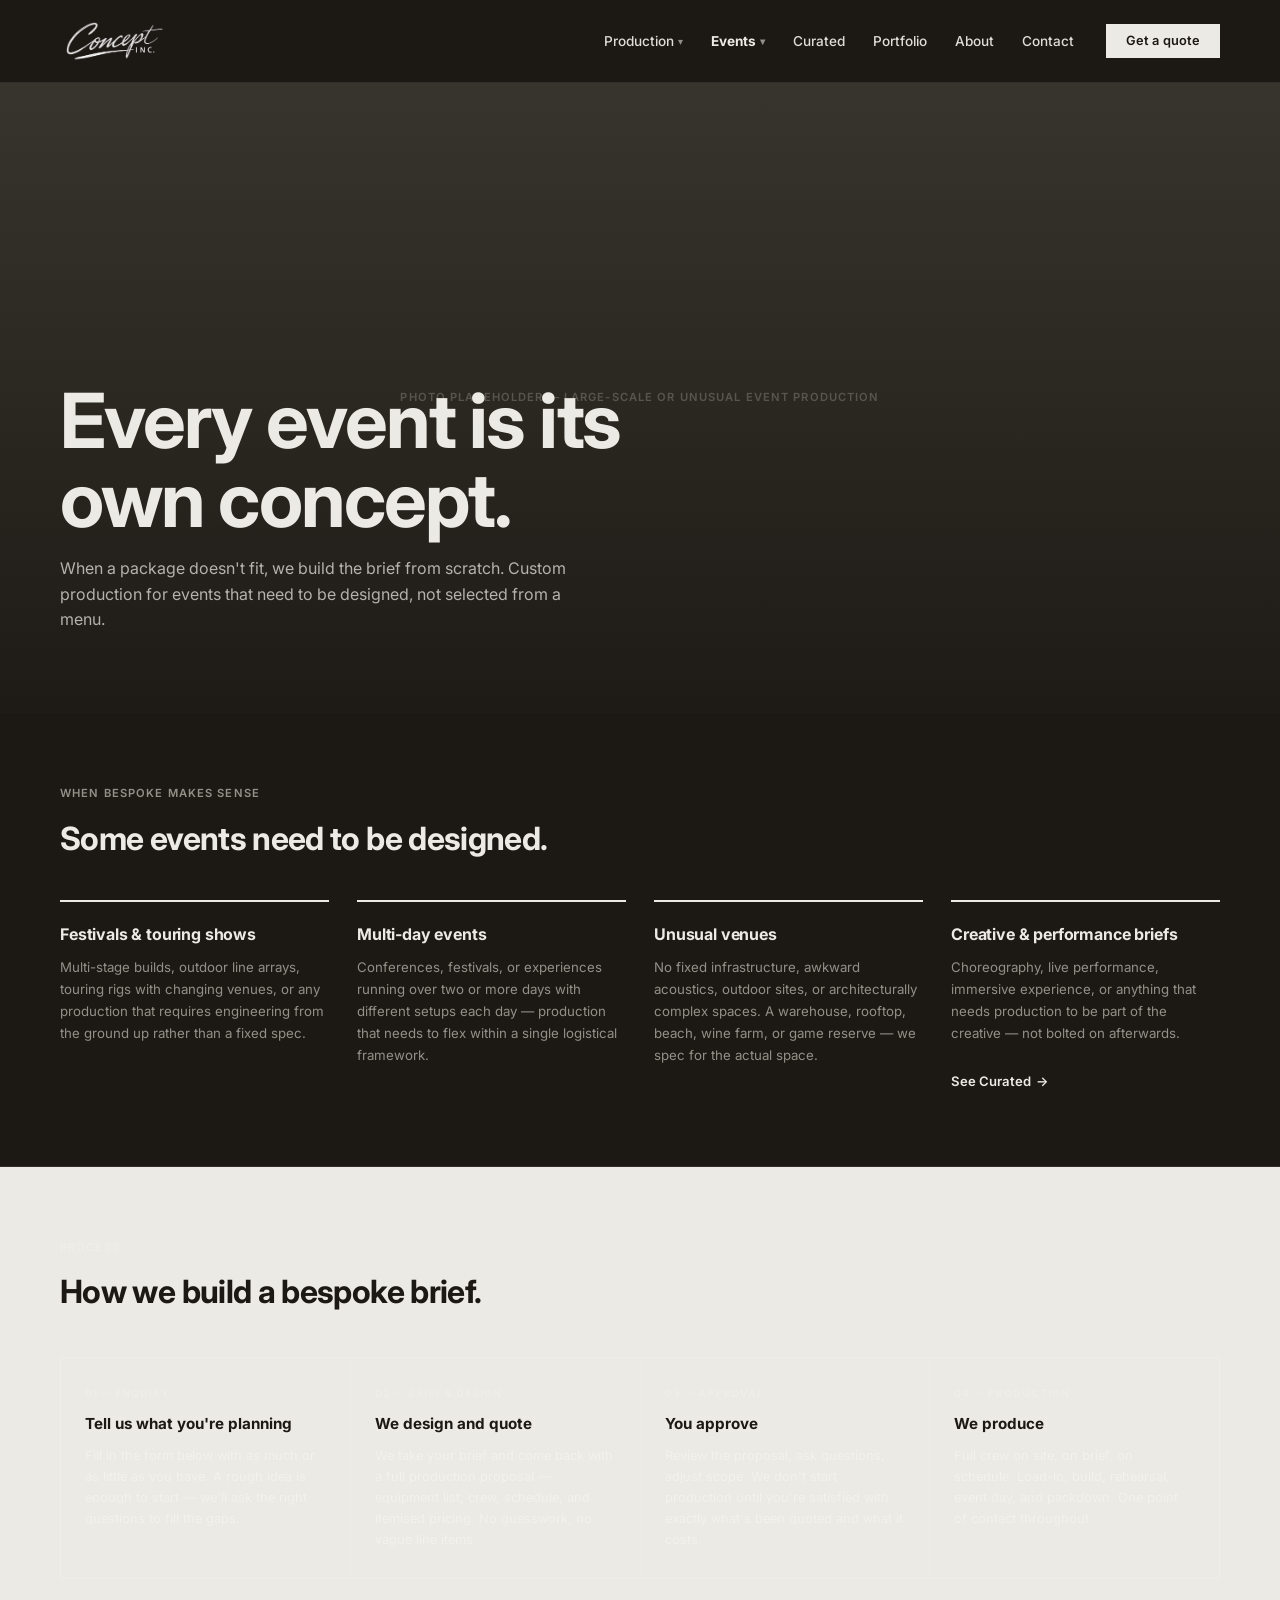
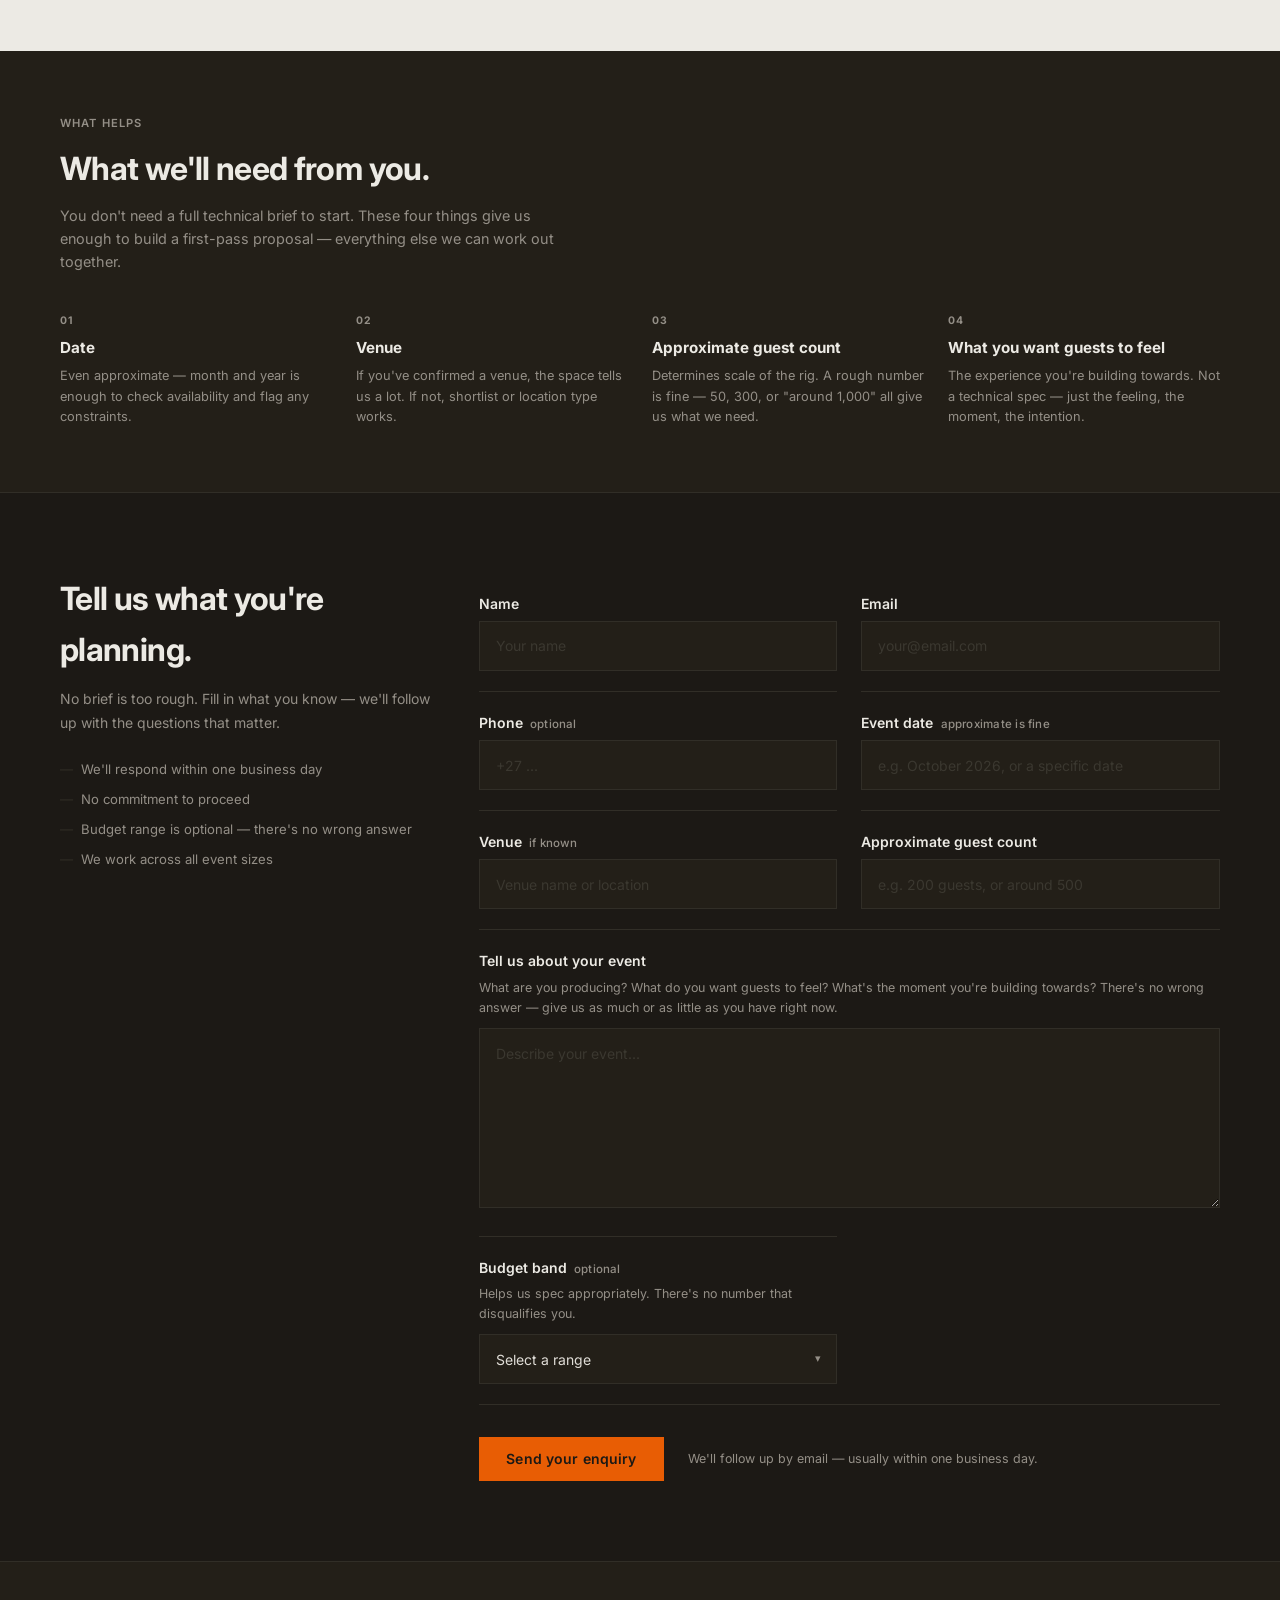
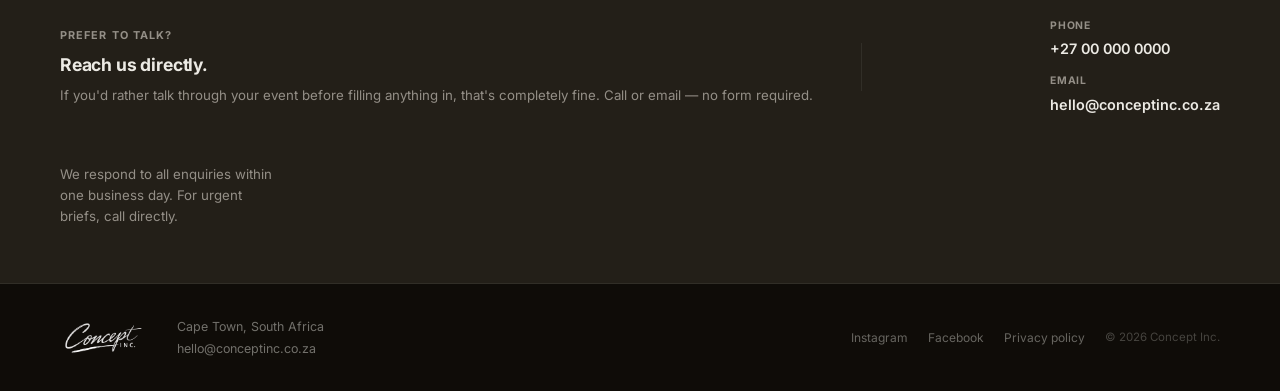
<file: packages/bespoke/index.html>
<!DOCTYPE html>
<html lang="en" class="dark">
<head>
  <meta charset="UTF-8">
  <meta name="viewport" content="width=device-width, initial-scale=1.0">
  <title>Bespoke Production Enquiry — Concept Inc.</title>
  <meta name="description" content="Custom event production for festivals, multi-day events, unusual venues, and creative briefs. Tell us what you're planning.">
  <link rel="preconnect" href="https://fonts.googleapis.com">
  <link rel="preconnect" href="https://fonts.gstatic.com" crossorigin>
  <link href="https://fonts.googleapis.com/css2?family=Inter:ital,wght@0,400;0,500;0,600;0,700;1,700&display=swap" rel="stylesheet">
  <link rel="stylesheet" href="../../shared/styles.css">

  <style>
    /*
     * Bespoke quote page — page-specific styles.
     * Tone: consultative, confident. Orange used once (form submit).
     */

    /* =============================================
       HERO
       ============================================= */
    .hero { min-height: 60vh; }
    .hero-subhead { margin-bottom: 0; }
    @media (min-width: 768px) { .hero { min-height: 70vh; } }

    /* =============================================
       WHEN BESPOKE MAKES SENSE
       4 scenario cards — 1 → 2 → 4 col
       ============================================= */
    .bespoke-scenarios {
      padding: 4.5rem 0;
      background-color: var(--off-white);
      border-bottom: 1px solid var(--light-grey);
    }

    .bespoke-scenarios > .container > .section-label {
      margin-bottom: 0.6rem;
    }

    .bespoke-scenarios > .container > h2 {
      font-size: clamp(1.4rem, 3.5vw, 2rem);
      font-weight: 700;
      color: var(--black);
      letter-spacing: -0.02em;
      margin-bottom: 2.25rem;
    }

    .scenario-grid {
      display: grid;
      grid-template-columns: 1fr;
      gap: 1.75rem;
    }

    @media (min-width: 580px) {
      .scenario-grid { grid-template-columns: repeat(2, 1fr); }
    }

    @media (min-width: 1024px) {
      .scenario-grid { grid-template-columns: repeat(4, 1fr); }
    }

    .scenario-card {
      border-top: 2px solid var(--black);
      padding-top: 1.25rem;
    }

    .scenario-card h3 {
      font-size: 1rem;
      font-weight: 700;
      color: var(--black);
      margin-bottom: 0.6rem;
      letter-spacing: -0.01em;
    }

    .scenario-card p {
      font-size: 0.83rem;
      color: var(--mid-grey);
      line-height: 1.65;
      margin-bottom: 0.75rem;
    }

    /* =============================================
       PROCESS STRIP
       Brand black. 4 steps. No orange.
       ============================================= */
    .bespoke-process {
      background-color: var(--black);
      padding: 4.5rem 0;
    }

    .bespoke-process > .container > .section-label {
      color: rgba(250, 250, 247, 0.3);
      margin-bottom: 0.6rem;
    }

    .bespoke-process > .container > h2 {
      font-size: clamp(1.4rem, 3.5vw, 2rem);
      font-weight: 700;
      color: var(--off-white);
      letter-spacing: -0.02em;
      margin-bottom: 2.5rem;
    }

    .process-strip {
      display: grid;
      grid-template-columns: repeat(2, 1fr);
      gap: 1px;
      background-color: rgba(250, 250, 247, 0.08);
      border: 1px solid rgba(250, 250, 247, 0.08);
    }

    @media (min-width: 768px) {
      .process-strip { grid-template-columns: repeat(4, 1fr); }
    }

    .process-step {
      background-color: var(--black);
      padding: 1.75rem 1.5rem;
    }

    .step-num {
      display: block;
      font-size: 0.65rem;
      font-weight: 700;
      letter-spacing: 0.1em;
      text-transform: uppercase;
      color: rgba(250, 250, 247, 0.25);
      margin-bottom: 0.6rem;
    }

    .process-step h3 {
      font-size: 0.95rem;
      font-weight: 700;
      color: var(--off-white);
      margin-bottom: 0.5rem;
    }

    .process-step p {
      font-size: 0.8rem;
      color: rgba(250, 250, 247, 0.5);
      line-height: 1.65;
    }

    /* =============================================
       WHAT WE'LL NEED FROM YOU
       4 items — soft-grey, friendly framing
       ============================================= */
    .bespoke-needs {
      padding: 4rem 0;
      background-color: var(--soft-grey);
      border-bottom: 1px solid var(--light-grey);
    }

    .bespoke-needs > .container > .section-label {
      margin-bottom: 0.6rem;
    }

    .bespoke-needs > .container > h2 {
      font-size: clamp(1.4rem, 3.5vw, 2rem);
      font-weight: 700;
      color: var(--black);
      letter-spacing: -0.02em;
      margin-bottom: 0.6rem;
    }

    .bespoke-needs > .container > .needs-intro {
      font-size: 0.9rem;
      color: var(--mid-grey);
      line-height: 1.6;
      max-width: 520px;
      margin-bottom: 2.5rem;
    }

    .needs-grid {
      display: grid;
      grid-template-columns: 1fr 1fr;
      gap: 1.5rem;
    }

    @media (min-width: 768px) {
      .needs-grid { grid-template-columns: repeat(4, 1fr); }
    }

    .need-item {
      display: flex;
      flex-direction: column;
      gap: 0.4rem;
    }

    .need-number {
      font-size: 0.65rem;
      font-weight: 700;
      letter-spacing: 0.1em;
      text-transform: uppercase;
      color: var(--mid-grey);
    }

    .need-item h3 {
      font-size: 0.95rem;
      font-weight: 700;
      color: var(--black);
    }

    .need-item p {
      font-size: 0.8rem;
      color: var(--mid-grey);
      line-height: 1.6;
    }

    /* =============================================
       ENQUIRY FORM
       Generous, not interrogative. Orange submit.
       ============================================= */
    .bespoke-form-section {
      padding: 5rem 0;
      background-color: var(--off-white);
      border-bottom: 1px solid var(--light-grey);
    }

    .form-layout {
      display: grid;
      grid-template-columns: 1fr;
      gap: 3rem;
      align-items: start;
    }

    @media (min-width: 900px) {
      .form-layout { grid-template-columns: 1fr 2fr; }
    }

    /* Left column — intro */
    .form-intro h2 {
      font-size: clamp(1.4rem, 3.5vw, 2rem);
      font-weight: 700;
      color: var(--black);
      letter-spacing: -0.02em;
      margin-bottom: 0.75rem;
    }

    .form-intro p {
      font-size: 0.875rem;
      color: var(--mid-grey);
      line-height: 1.7;
      margin-bottom: 1.5rem;
    }

    .form-assurance {
      list-style: none;
      display: flex;
      flex-direction: column;
      gap: 0.6rem;
    }

    .form-assurance li {
      font-size: 0.82rem;
      color: var(--mid-grey);
      display: flex;
      align-items: baseline;
      gap: 0.5rem;
      line-height: 1.55;
    }

    .form-assurance li::before {
      content: '—';
      color: var(--light-grey);
      flex-shrink: 0;
    }

    /* Form fields */
    .bespoke-form {
      display: flex;
      flex-direction: column;
      gap: 0;
    }

    .form-row {
      display: grid;
      grid-template-columns: 1fr;
      gap: 0 1.5rem;
    }

    @media (min-width: 580px) {
      .form-row { grid-template-columns: 1fr 1fr; }
    }

    .form-field {
      padding: 1.25rem 0;
      border-top: 1px solid var(--light-grey);
    }

    .form-field:first-child {
      border-top: none;
    }

    @media (min-width: 580px) {
      /* In a two-col row, both fields get a top border */
      .form-row .form-field { border-top: 1px solid var(--light-grey); }

      /* But not the very first row's fields */
      .form-row:first-child .form-field { border-top: none; }
    }

    .form-field label {
      display: flex;
      align-items: baseline;
      gap: 0.45rem;
      font-size: 0.875rem;
      font-weight: 600;
      color: var(--black);
      margin-bottom: 0.35rem;
    }

    .field-optional {
      font-size: 0.72rem;
      font-weight: 500;
      color: var(--mid-grey);
      letter-spacing: 0.02em;
    }

    .field-hint {
      font-size: 0.78rem;
      color: var(--mid-grey);
      line-height: 1.6;
      margin-bottom: 0.6rem;
    }

    .form-field input,
    .form-field textarea,
    .form-field select {
      width: 100%;
      font-family: 'Inter', sans-serif;
      font-size: 0.875rem;
      color: var(--soft-black);
      background-color: var(--soft-grey);
      border: 1px solid var(--light-grey);
      padding: 0.85rem 1rem;
      outline: none;
      appearance: none;
      -webkit-appearance: none;
      line-height: 1.5;
    }

    .form-field input::placeholder,
    .form-field textarea::placeholder {
      color: var(--placeholder);
    }

    .form-field input:focus,
    .form-field textarea:focus,
    .form-field select:focus {
      border-color: var(--black);
      background-color: var(--off-white);
    }

    .form-field textarea {
      resize: vertical;
      min-height: 180px;
    }

    /* Select arrow */
    .select-wrapper {
      position: relative;
    }

    .select-wrapper::after {
      content: '▾';
      position: absolute;
      right: 1rem;
      top: 50%;
      transform: translateY(-50%);
      font-size: 0.7rem;
      color: var(--mid-grey);
      pointer-events: none;
    }

    .form-field select {
      cursor: pointer;
      color: var(--mid-grey);
    }

    .form-field select:not([value=""]) {
      color: var(--soft-black);
    }

    /* Full-width field within a two-col context */
    .form-field--full {
      grid-column: 1 / -1;
    }

    .form-submit-row {
      padding-top: 2rem;
      border-top: 1px solid var(--light-grey);
      display: flex;
      align-items: center;
      gap: 1.5rem;
      flex-wrap: wrap;
    }

    .form-submit-note {
      font-size: 0.78rem;
      color: var(--mid-grey);
      line-height: 1.55;
    }

    /* =============================================
       PREFER TO TALK? CALLOUT
       Soft-grey band. Contact info + response time.
       ============================================= */
    .bespoke-talk {
      padding: 3.5rem 0;
      background-color: var(--soft-grey);
      border-bottom: 1px solid var(--light-grey);
    }

    .talk-inner {
      display: grid;
      grid-template-columns: 1fr;
      gap: 2rem;
    }

    @media (min-width: 768px) {
      .talk-inner {
        grid-template-columns: auto 1fr auto;
        align-items: center;
        gap: 3rem;
      }
    }

    .talk-inner > .divider {
      display: none;
    }

    @media (min-width: 768px) {
      .talk-inner > .divider {
        display: block;
        width: 1px;
        height: 3rem;
        background-color: var(--light-grey);
      }
    }

    .talk-label {
      font-size: 0.68rem;
      font-weight: 700;
      letter-spacing: 0.1em;
      text-transform: uppercase;
      color: var(--mid-grey);
      display: block;
      margin-bottom: 0.4rem;
    }

    .bespoke-talk h2 {
      font-size: 1.1rem;
      font-weight: 700;
      color: var(--black);
      letter-spacing: -0.01em;
      margin-bottom: 0.4rem;
    }

    .bespoke-talk p {
      font-size: 0.83rem;
      color: var(--mid-grey);
      line-height: 1.6;
    }

    .talk-contact {
      display: flex;
      flex-direction: column;
      gap: 0.85rem;
    }

    .talk-contact-item {
      display: flex;
      flex-direction: column;
      gap: 0.15rem;
    }

    .talk-contact-label {
      font-size: 0.65rem;
      font-weight: 700;
      letter-spacing: 0.08em;
      text-transform: uppercase;
      color: var(--mid-grey);
    }

    .talk-contact-value {
      font-size: 0.9rem;
      font-weight: 600;
      color: var(--black);
      text-decoration: none;
    }

    .talk-contact-value:hover {
      text-decoration: underline;
    }

    .response-time {
      font-size: 0.78rem;
      color: var(--mid-grey);
      line-height: 1.55;
      max-width: 220px;
    }

  </style>
</head>
<body>


  <!-- ============================================================
       HEADER
       ============================================================ -->
  <header class="site-header">
    <div class="container">

      <a href="/" class="wordmark" aria-label="Concept Inc. home">
        <img src="../../assets/logo v1 light.png" alt="Concept Inc." class="wordmark-img">
      </a>

      <div class="header-right">

        <nav aria-label="Primary navigation">
          <ul class="site-nav">
            <li class="has-dropdown">
              <a href="/production" class="dropdown-toggle">Production <span class="chevron" aria-hidden="true">▾</span></a>
              <ul class="dropdown">
                <li><a href="/production#audio">Audio</a></li>
                <li><a href="/production#lighting">Lighting</a></li>
                <li><a href="/production#visual">Visual</a></li>
                <li><a href="/production#full-production">Full Production</a></li>
              </ul>
            </li>
            <li class="has-dropdown">
              <a href="#" class="dropdown-toggle" aria-current="page">Events <span class="chevron" aria-hidden="true">▾</span></a>
              <ul class="dropdown">
                <li><a href="/packages/weddings">Weddings</a></li>
                <li><a href="/packages/corporate">Corporate</a></li>
                <li><a href="/packages/gear-hire">Gear hire</a></li>
                <li><a href="/packages/bespoke" aria-current="page">Bespoke quote</a></li>
              </ul>
            </li>
            <li><a href="/curated">Curated</a></li>
            <li><a href="/portfolio">Portfolio</a></li>
            <li><a href="/about">About</a></li>
            <li><a href="/contact">Contact</a></li>
          </ul>
        </nav>

        <div class="header-actions">
          <a href="/contact" class="btn btn-black btn-sm header-quote">Get a quote</a>
          <span class="mobile-toggle" aria-label="Open menu">Menu</span>
        </div>

      </div>

    </div>
  </header>


  <!-- ============================================================
       HERO
       Confident. Bespoke is a strength, not a fallback.
       No CTAs — the form below does that work.
       ============================================================ -->
  <section class="hero" aria-label="Bespoke production">

    <div class="hero-bg" aria-hidden="true" role="img">
      PHOTO PLACEHOLDER — Large-scale or unusual event production
    </div>

    <div class="hero-overlay" aria-hidden="true"></div>

    <div class="hero-content">
      <h1>Every event is its<br>own concept.</h1>
      <p class="hero-subhead">
        When a package doesn't fit, we build the brief from scratch.
        Custom production for events that need to be designed,
        not selected from a menu.
      </p>
    </div>

  </section>


  <!-- ============================================================
       WHEN BESPOKE MAKES SENSE
       4 scenarios — self-qualifying for buyers
       ============================================================ -->
  <section class="bespoke-scenarios" aria-label="When bespoke makes sense">
    <div class="container">

      <p class="section-label">When bespoke makes sense</p>
      <h2>Some events need to be designed.</h2>

      <div class="scenario-grid">

        <div class="scenario-card">
          <h3>Festivals &amp; touring shows</h3>
          <p>
            Multi-stage builds, outdoor line arrays, touring rigs with
            changing venues, or any production that requires engineering
            from the ground up rather than a fixed spec.
          </p>
        </div>

        <div class="scenario-card">
          <h3>Multi-day events</h3>
          <p>
            Conferences, festivals, or experiences running over two or more
            days with different setups each day — production that needs to
            flex within a single logistical framework.
          </p>
        </div>

        <div class="scenario-card">
          <h3>Unusual venues</h3>
          <p>
            No fixed infrastructure, awkward acoustics, outdoor sites, or
            architecturally complex spaces. A warehouse, rooftop, beach,
            wine farm, or game reserve — we spec for the actual space.
          </p>
        </div>

        <div class="scenario-card">
          <h3>Creative &amp; performance briefs</h3>
          <p>
            Choreography, live performance, immersive experience, or anything
            that needs production to be part of the creative — not bolted on
            afterwards.
          </p>
          <a href="/curated" class="card-link">See Curated</a>
        </div>

      </div>

    </div>
  </section>


  <!-- ============================================================
       HOW THE PROCESS WORKS
       4 steps. Brand black. No orange.
       ============================================================ -->
  <section class="bespoke-process" aria-label="How the process works">
    <div class="container">

      <p class="section-label eyebrow">Process</p>
      <h2>How we build a bespoke brief.</h2>

      <div class="process-strip">

        <div class="process-step">
          <span class="step-num">01 — Enquiry</span>
          <h3>Tell us what you're planning</h3>
          <p>
            Fill in the form below with as much or as little as you have.
            A rough idea is enough to start — we'll ask the right questions
            to fill the gaps.
          </p>
        </div>

        <div class="process-step">
          <span class="step-num">02 — Brief &amp; design</span>
          <h3>We design and quote</h3>
          <p>
            We take your brief and come back with a full production proposal —
            equipment list, crew, schedule, and itemised pricing. No guesswork,
            no vague line items.
          </p>
        </div>

        <div class="process-step">
          <span class="step-num">03 — Approval</span>
          <h3>You approve</h3>
          <p>
            Review the proposal, ask questions, adjust scope. We don't start
            production until you're satisfied with exactly what's been quoted
            and what it costs.
          </p>
        </div>

        <div class="process-step">
          <span class="step-num">04 — Production</span>
          <h3>We produce</h3>
          <p>
            Full crew on site, on brief, on schedule. Load-in, build,
            rehearsal, event day, and packdown. One point of contact
            throughout.
          </p>
        </div>

      </div>

    </div>
  </section>


  <!-- ============================================================
       WHAT WE'LL NEED FROM YOU
       4 items — frames the brief in a friendly way
       ============================================================ -->
  <section class="bespoke-needs" aria-label="What we need from you">
    <div class="container">

      <p class="section-label">What helps</p>
      <h2>What we'll need from you.</h2>
      <p class="needs-intro">
        You don't need a full technical brief to start. These four things
        give us enough to build a first-pass proposal — everything else we
        can work out together.
      </p>

      <div class="needs-grid">

        <div class="need-item">
          <span class="need-number">01</span>
          <h3>Date</h3>
          <p>Even approximate — month and year is enough to check availability and flag any constraints.</p>
        </div>

        <div class="need-item">
          <span class="need-number">02</span>
          <h3>Venue</h3>
          <p>If you've confirmed a venue, the space tells us a lot. If not, shortlist or location type works.</p>
        </div>

        <div class="need-item">
          <span class="need-number">03</span>
          <h3>Approximate guest count</h3>
          <p>Determines scale of the rig. A rough number is fine — 50, 300, or "around 1,000" all give us what we need.</p>
        </div>

        <div class="need-item">
          <span class="need-number">04</span>
          <h3>What you want guests to feel</h3>
          <p>The experience you're building towards. Not a technical spec — just the feeling, the moment, the intention.</p>
        </div>

      </div>

    </div>
  </section>


  <!-- ============================================================
       ENQUIRY FORM
       Generous layout. Orange submit. Left: intro. Right: form.
       ============================================================ -->
  <section class="bespoke-form-section" id="enquiry" aria-label="Bespoke enquiry form">
    <div class="container">

      <div class="form-layout">

        <!-- Left: intro + reassurance -->
        <div class="form-intro">
          <h2>Tell us what you're planning.</h2>
          <p>
            No brief is too rough. Fill in what you know — we'll
            follow up with the questions that matter.
          </p>
          <ul class="form-assurance" aria-label="What to expect">
            <li>We'll respond within one business day</li>
            <li>No commitment to proceed</li>
            <li>Budget range is optional — there's no wrong answer</li>
            <li>We work across all event sizes</li>
          </ul>
        </div>

        <!-- Right: form -->
        <form class="bespoke-form" action="#" method="post" novalidate>

          <!-- Row 1: Name + Email -->
          <div class="form-row">

            <div class="form-field">
              <label for="name">Name</label>
              <input
                type="text"
                id="name"
                name="name"
                autocomplete="name"
                placeholder="Your name"
                required
              >
            </div>

            <div class="form-field">
              <label for="email">Email</label>
              <input
                type="email"
                id="email"
                name="email"
                autocomplete="email"
                placeholder="your@email.com"
                required
              >
            </div>

          </div>

          <!-- Row 2: Phone + Event date -->
          <div class="form-row">

            <div class="form-field">
              <label for="phone">
                Phone
                <span class="field-optional">optional</span>
              </label>
              <input
                type="tel"
                id="phone"
                name="phone"
                autocomplete="tel"
                placeholder="+27 ..."
              >
            </div>

            <div class="form-field">
              <label for="event-date">
                Event date
                <span class="field-optional">approximate is fine</span>
              </label>
              <input
                type="text"
                id="event-date"
                name="event-date"
                placeholder="e.g. October 2026, or a specific date"
              >
            </div>

          </div>

          <!-- Row 3: Venue + Guest count -->
          <div class="form-row">

            <div class="form-field">
              <label for="venue">
                Venue
                <span class="field-optional">if known</span>
              </label>
              <input
                type="text"
                id="venue"
                name="venue"
                placeholder="Venue name or location"
              >
            </div>

            <div class="form-field">
              <label for="guests">Approximate guest count</label>
              <input
                type="text"
                id="guests"
                name="guests"
                placeholder="e.g. 200 guests, or around 500"
                required
              >
            </div>

          </div>

          <!-- Full-width: Event description -->
          <div class="form-row">
            <div class="form-field form-field--full">
              <label for="description">Tell us about your event</label>
              <p class="field-hint">
                What are you producing? What do you want guests to feel?
                What's the moment you're building towards? There's no wrong
                answer — give us as much or as little as you have right now.
              </p>
              <textarea
                id="description"
                name="description"
                rows="7"
                placeholder="Describe your event..."
                required
              ></textarea>
            </div>
          </div>

          <!-- Budget band -->
          <div class="form-row">
            <div class="form-field">
              <label for="budget">
                Budget band
                <span class="field-optional">optional</span>
              </label>
              <p class="field-hint">
                Helps us spec appropriately. There's no number that disqualifies you.
              </p>
              <div class="select-wrapper">
                <select id="budget" name="budget">
                  <option value="" disabled selected>Select a range</option>
                  <option value="under-20k">Under R20,000</option>
                  <option value="20k-50k">R20,000 – R50,000</option>
                  <option value="50k-100k">R50,000 – R100,000</option>
                  <option value="100k-250k">R100,000 – R250,000</option>
                  <option value="250k-plus">R250,000+</option>
                  <option value="discuss">I'd rather discuss</option>
                </select>
              </div>
            </div>
          </div>

          <!-- Submit -->
          <div class="form-submit-row">
            <button type="submit" class="btn btn-orange">Send your enquiry</button>
            <p class="form-submit-note">
              We'll follow up by email — usually within one business day.
            </p>
          </div>

        </form>

      </div>

    </div>
  </section>


  <!-- ============================================================
       PREFER TO TALK?
       Soft-grey band. Phone + email + response expectation.
       ============================================================ -->
  <section class="bespoke-talk" aria-label="Contact us directly">
    <div class="container">

      <div class="talk-inner">

        <div>
          <span class="talk-label">Prefer to talk?</span>
          <h2>Reach us directly.</h2>
          <p>
            If you'd rather talk through your event before filling anything in,
            that's completely fine. Call or email — no form required.
          </p>
        </div>

        <div class="divider" aria-hidden="true"></div>

        <div class="talk-contact">
          <div class="talk-contact-item">
            <span class="talk-contact-label">Phone</span>
            <a href="tel:+270000000000" class="talk-contact-value">+27 00 000 0000</a>
          </div>
          <div class="talk-contact-item">
            <span class="talk-contact-label">Email</span>
            <a href="mailto:hello@conceptinc.co.za" class="talk-contact-value">hello@conceptinc.co.za</a>
          </div>
        </div>

        <p class="response-time">
          We respond to all enquiries within one business day.
          For urgent briefs, call directly.
        </p>

      </div>

    </div>
  </section>


  <!-- ============================================================
       FOOTER
       No footer-cta band — the form already serves that purpose.
       ============================================================ -->
  <footer class="site-footer" aria-label="Site footer">
    <div class="container">

      <div class="footer-top">
        <a href="/" class="footer-wordmark" aria-label="Concept Inc. home">
          <img src="../../assets/logo v1 light.png" alt="Concept Inc." style="height:40px;width:auto;display:block;">
        </a>
        <p class="footer-meta">
          Cape Town, South Africa<br>
          hello@conceptinc.co.za
        </p>
      </div>

      <nav aria-label="Footer links">
        <div class="footer-links">
          <a href="#">Instagram</a>
          <a href="#">Facebook</a>
          <a href="#">Privacy policy</a>
          <span class="footer-copy">© 2026 Concept Inc.</span>
        </div>
      </nav>

    </div>
  </footer>


</body>
</html>
</file>
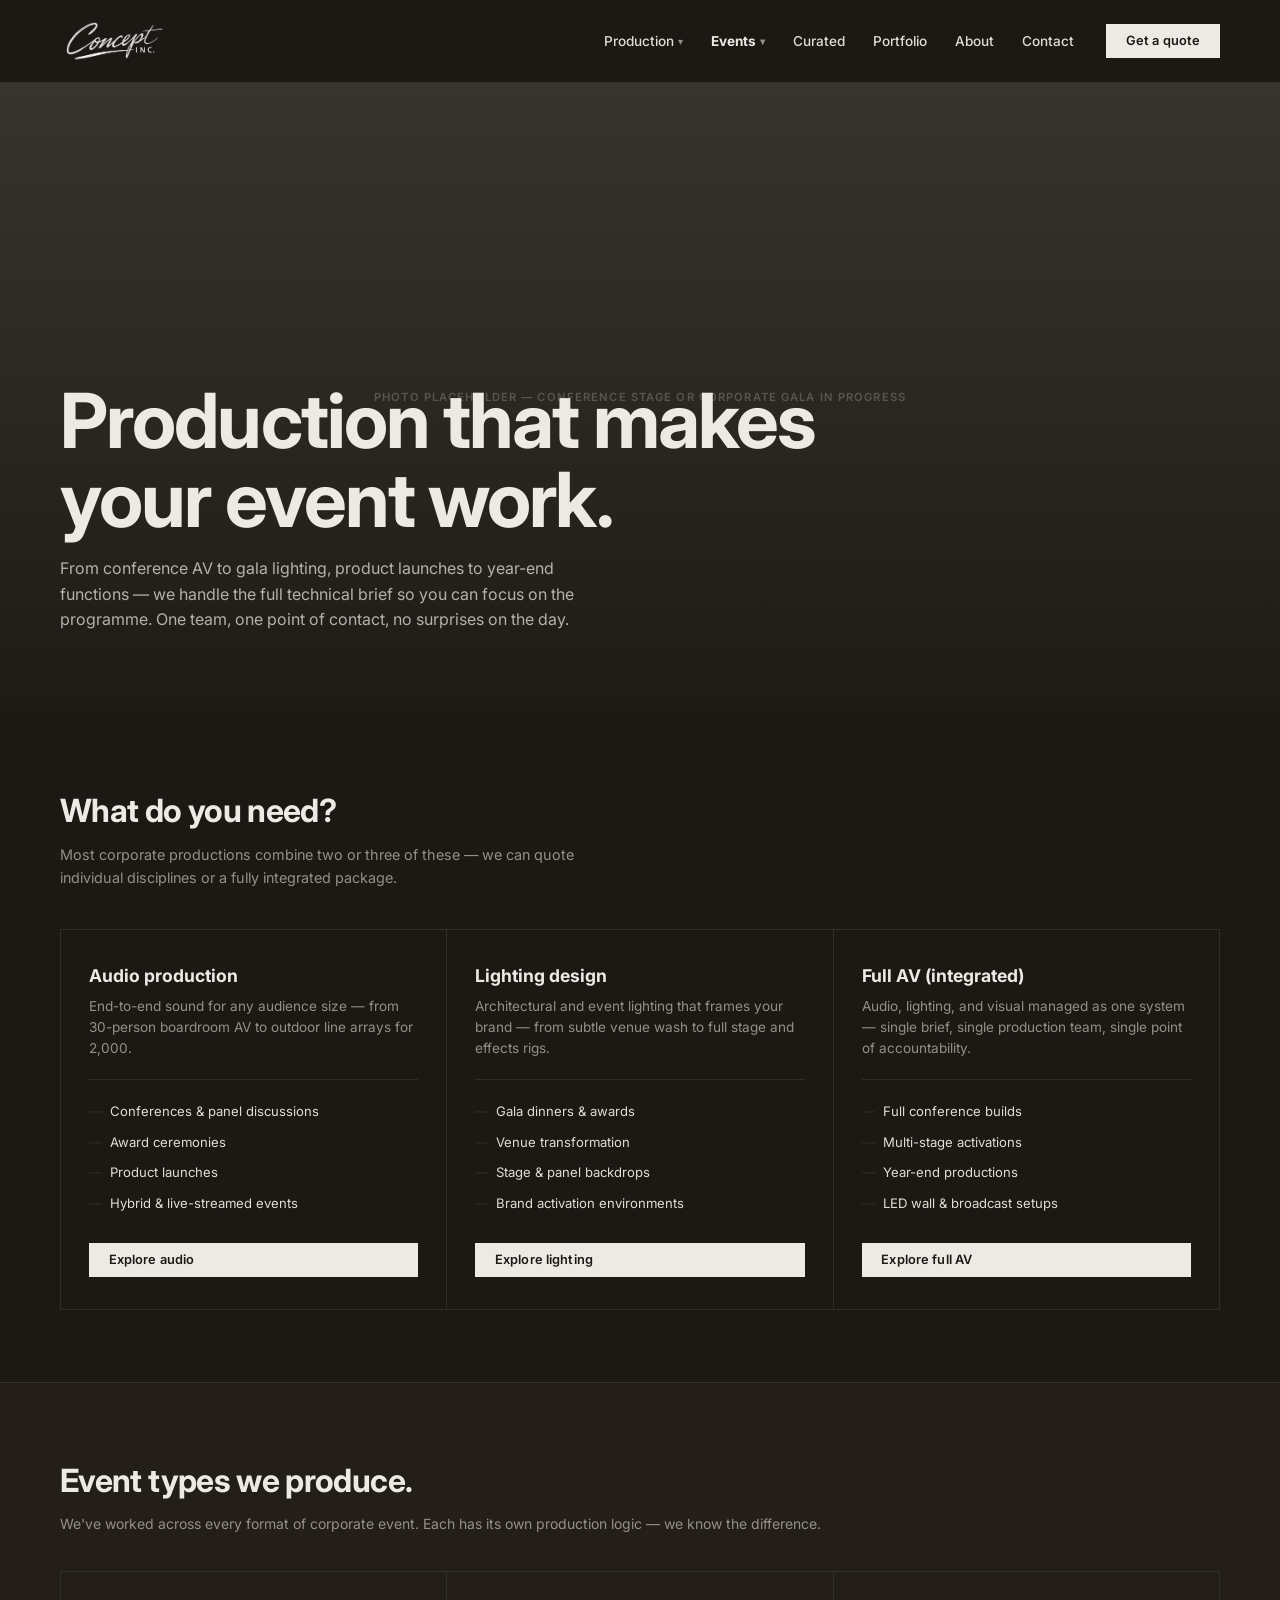
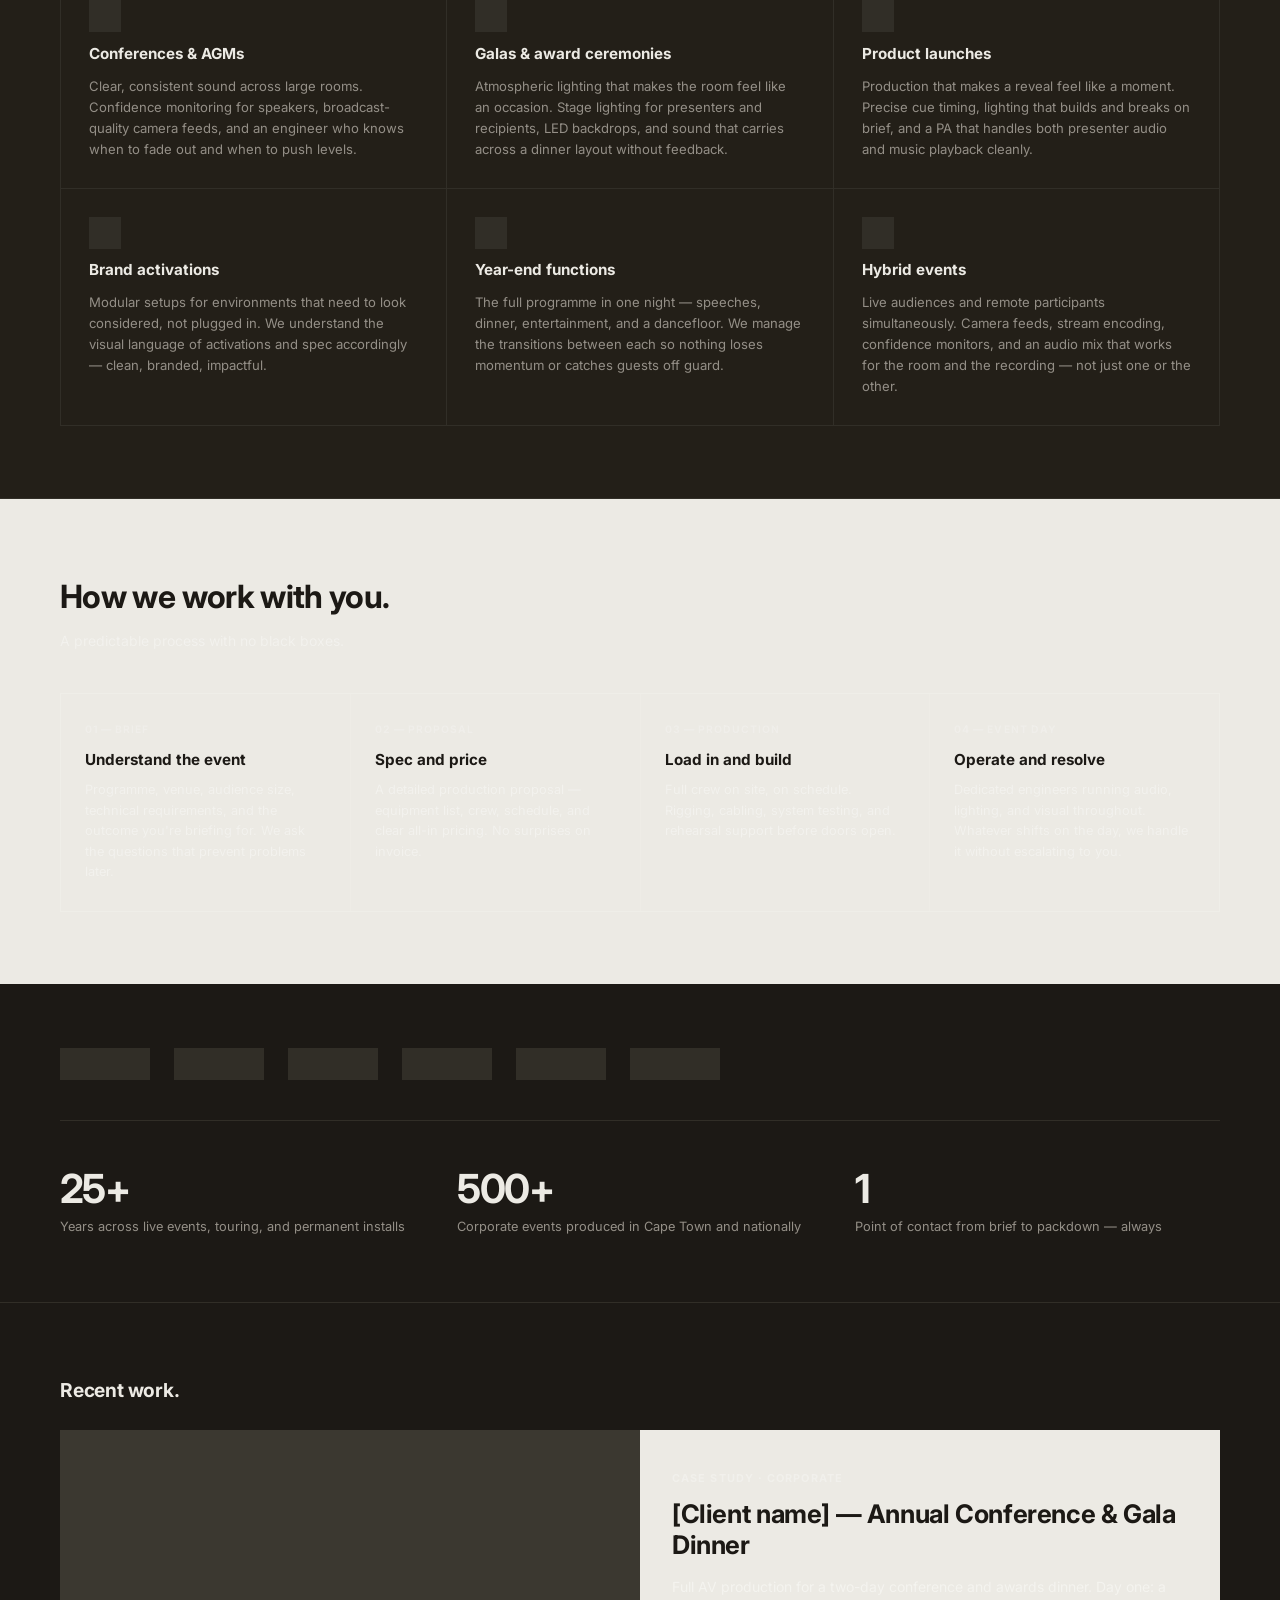
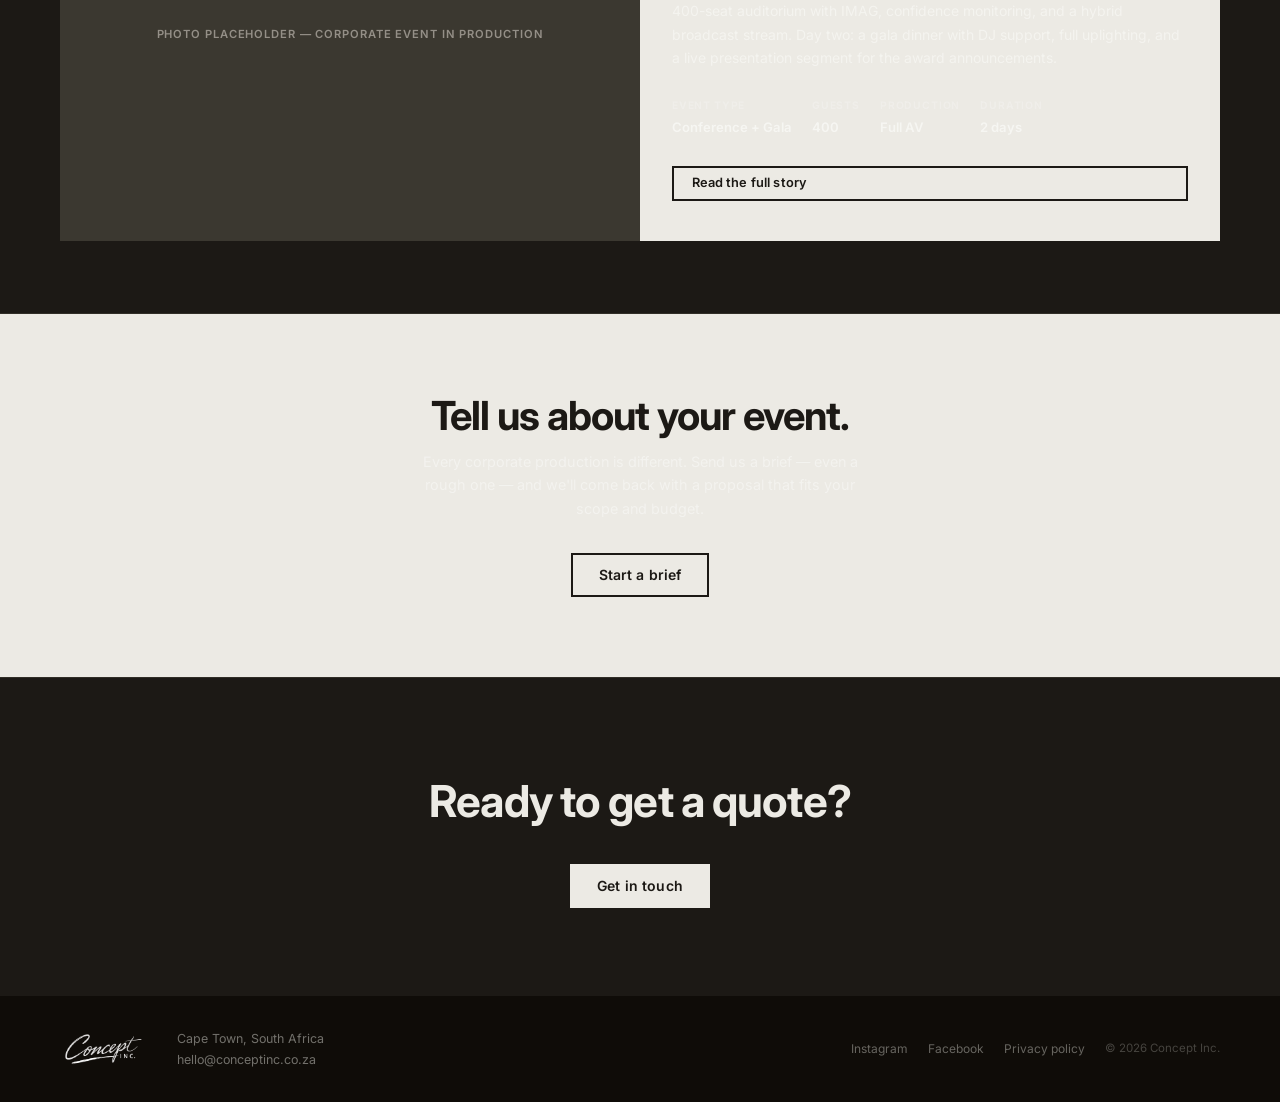
<file: packages/corporate/index.html>
<!DOCTYPE html>
<html lang="en" class="dark">
<head>
  <meta charset="UTF-8">
  <meta name="viewport" content="width=device-width, initial-scale=1.0">
  <title>Corporate Event Production — Concept Inc.</title>
  <meta name="description" content="Professional AV, audio, and lighting production for conferences, galas, product launches, and activations in Cape Town. Single production partner. Clear pricing.">
  <link rel="preconnect" href="https://fonts.googleapis.com">
  <link rel="preconnect" href="https://fonts.gstatic.com" crossorigin>
  <link href="https://fonts.googleapis.com/css2?family=Inter:ital,wght@0,400;0,500;0,600;0,700;1,700&display=swap" rel="stylesheet">
  <link rel="stylesheet" href="../../shared/styles.css">

  <style>
    /*
     * Corporate package page — page-specific styles.
     * Visual tone: restrained black/white discipline. No orange.
     */

    /* =============================================
       HERO
       Professional, editorial — not warm like Weddings.
       ============================================= */
    .hero { min-height: 60vh; }
    .hero-subhead { margin-bottom: 0; }
    @media (min-width: 768px) { .hero { min-height: 70vh; } }

    /* =============================================
       CATEGORY CARDS
       Audio / Lighting / Full AV — route buyers to sub-areas
       ============================================= */
    .corp-categories {
      padding: 4.5rem 0;
      background-color: var(--off-white);
      border-bottom: 1px solid var(--light-grey);
    }

    .categories-intro { margin-bottom: 2.5rem; }

    .categories-intro h2 {
      font-size: clamp(1.4rem, 3.5vw, 2rem);
      font-weight: 700;
      color: var(--black);
      letter-spacing: -0.02em;
      margin-bottom: 0.4rem;
    }

    .categories-intro p {
      font-size: 0.9rem;
      color: var(--mid-grey);
      max-width: 520px;
      line-height: 1.6;
    }

    .category-grid {
      display: grid;
      grid-template-columns: 1fr;
      gap: 1px;
      background-color: var(--light-grey);
      border: 1px solid var(--light-grey);
    }

    @media (min-width: 768px) {
      .category-grid { grid-template-columns: repeat(3, 1fr); }
    }

    .category-card {
      background-color: var(--off-white);
      padding: 2rem 1.75rem;
      display: flex;
      flex-direction: column;
      gap: 0;
    }

    .category-card h3 {
      font-size: 1.1rem;
      font-weight: 700;
      color: var(--black);
      margin-bottom: 0.4rem;
    }

    .category-desc {
      font-size: 0.85rem;
      color: var(--mid-grey);
      line-height: 1.55;
      margin-bottom: 1.25rem;
    }

    /* Use case list inside category card */
    .use-case-list {
      list-style: none;
      flex: 1;
      border-top: 1px solid var(--light-grey);
      padding-top: 1rem;
      margin-bottom: 1.5rem;
    }

    .use-case-list li {
      font-size: 0.82rem;
      color: var(--soft-black);
      padding: 0.3rem 0;
      display: flex;
      align-items: center;
      gap: 0.5rem;
    }

    .use-case-list li::before {
      content: '—';
      color: var(--light-grey);
      flex-shrink: 0;
    }

    /* =============================================
       EVENT TYPES GRID
       6 cards — 1-col → 2-col → 3-col
       ============================================= */
    .event-types {
      padding: 4.5rem 0;
      background-color: var(--soft-grey);
      border-bottom: 1px solid var(--light-grey);
    }

    .event-types-intro { margin-bottom: 2.25rem; }

    .event-types-intro h2 {
      font-size: clamp(1.4rem, 3.5vw, 2rem);
      font-weight: 700;
      color: var(--black);
      letter-spacing: -0.02em;
      margin-bottom: 0.4rem;
    }

    .event-types-intro p {
      font-size: 0.875rem;
      color: var(--mid-grey);
      line-height: 1.6;
    }

    .event-grid {
      display: grid;
      grid-template-columns: 1fr;
      gap: 1px;
      background-color: var(--light-grey);
      border: 1px solid var(--light-grey);
    }

    @media (min-width: 560px) { .event-grid { grid-template-columns: repeat(2, 1fr); } }
    @media (min-width: 900px) { .event-grid { grid-template-columns: repeat(3, 1fr); } }

    .event-card {
      background-color: var(--soft-grey);
      padding: 1.75rem;
      display: flex;
      flex-direction: column;
      gap: 0.6rem;
    }

    .event-icon {
      width: 2rem;
      height: 2rem;
      background-color: var(--light-grey);
      flex-shrink: 0;
    }

    .event-card h3 {
      font-size: 0.95rem;
      font-weight: 700;
      color: var(--black);
    }

    .event-card p {
      font-size: 0.82rem;
      color: var(--mid-grey);
      line-height: 1.6;
    }

    /* =============================================
       HOW WE WORK WITH YOU — PROCESS
       Brand black band. Four steps across.
       ============================================= */
    .process-section {
      background-color: var(--black);
      padding: 4.5rem 0;
    }

    .process-section > .container > h2 {
      font-size: clamp(1.4rem, 3.5vw, 2rem);
      font-weight: 700;
      color: var(--off-white);
      letter-spacing: -0.02em;
      margin-bottom: 0.5rem;
    }

    .process-section > .container > p {
      font-size: 0.875rem;
      color: rgba(250, 250, 247, 0.5);
      margin-bottom: 2.5rem;
    }

    .process-grid {
      display: grid;
      grid-template-columns: repeat(2, 1fr);
      gap: 1px;
      background-color: rgba(250, 250, 247, 0.08);
      border: 1px solid rgba(250, 250, 247, 0.08);
    }

    @media (min-width: 768px) {
      .process-grid { grid-template-columns: repeat(4, 1fr); }
    }

    .process-step {
      background-color: var(--black);
      padding: 1.75rem 1.5rem;
    }

    .step-num {
      display: block;
      font-size: 0.65rem;
      font-weight: 700;
      letter-spacing: 0.1em;
      text-transform: uppercase;
      color: rgba(250, 250, 247, 0.3);
      margin-bottom: 0.6rem;
    }

    .process-step h3 {
      font-size: 0.95rem;
      font-weight: 700;
      color: var(--off-white);
      margin-bottom: 0.5rem;
    }

    .process-step p {
      font-size: 0.8rem;
      color: rgba(250, 250, 247, 0.5);
      line-height: 1.6;
    }

    /* =============================================
       CREDENTIALS STRIP
       Client logos + key stats
       ============================================= */
    .credentials {
      padding: 4rem 0;
      background-color: var(--off-white);
      border-bottom: 1px solid var(--light-grey);
    }

    .cred-logos {
      display: flex;
      gap: 1.5rem;
      flex-wrap: wrap;
      align-items: center;
      justify-content: flex-start;
      margin-bottom: 3rem;
      padding-bottom: 2.5rem;
      border-bottom: 1px solid var(--light-grey);
    }

    .cred-logo-ph {
      width: 90px;
      height: 32px;
      background-color: var(--light-grey);
    }

    .cred-stats {
      display: grid;
      grid-template-columns: repeat(2, 1fr);
      gap: 2rem;
    }

    @media (min-width: 768px) {
      .cred-stats { grid-template-columns: repeat(3, 1fr); }
    }

    .cred-stat-number {
      font-size: 2.5rem;
      font-weight: 700;
      color: var(--black);
      letter-spacing: -0.04em;
      line-height: 1;
      display: block;
      margin-bottom: 0.25rem;
    }

    .cred-stat-label {
      font-size: 0.8rem;
      color: var(--mid-grey);
      line-height: 1.5;
    }

    /* =============================================
       CASE STUDY FEATURE
       Large card — image + content, 2-col on desktop
       ============================================= */
    .case-study-section {
      padding: 4.5rem 0;
      background-color: var(--off-white);
      border-bottom: 1px solid var(--light-grey);
    }

    .case-study-section > .container > h2 {
      font-size: 1.2rem;
      font-weight: 700;
      color: var(--black);
      letter-spacing: -0.01em;
      margin-bottom: 1.5rem;
    }

    .case-study-card {
      background-color: var(--black);
      display: grid;
      grid-template-columns: 1fr;
    }

    @media (min-width: 768px) {
      .case-study-card { grid-template-columns: 1fr 1fr; }
    }

    .case-study-img {
      background-color: var(--placeholder);
      min-height: 260px;
      display: flex;
      align-items: center;
      justify-content: center;
      color: var(--mid-grey);
      font-size: 0.7rem;
      font-weight: 600;
      letter-spacing: 0.08em;
      text-transform: uppercase;
    }

    @media (min-width: 768px) { .case-study-img { min-height: 360px; } }

    .case-study-body {
      padding: 2.5rem 2rem;
      display: flex;
      flex-direction: column;
      justify-content: center;
      gap: 0;
    }

    .case-study-tag {
      font-size: 0.68rem;
      font-weight: 700;
      letter-spacing: 0.1em;
      text-transform: uppercase;
      color: rgba(250, 250, 247, 0.4);
      margin-bottom: 0.75rem;
      display: block;
    }

    .case-study-body h3 {
      font-size: clamp(1.1rem, 3vw, 1.6rem);
      font-weight: 700;
      color: var(--off-white);
      letter-spacing: -0.015em;
      line-height: 1.2;
      margin-bottom: 0.9rem;
    }

    .case-study-body p {
      font-size: 0.875rem;
      color: rgba(250, 250, 247, 0.6);
      line-height: 1.7;
      margin-bottom: 1.75rem;
    }

    .case-study-meta {
      display: flex;
      flex-wrap: wrap;
      gap: 1.25rem;
      margin-bottom: 1.75rem;
    }

    .case-meta-item {
      display: flex;
      flex-direction: column;
      gap: 0.15rem;
    }

    .case-meta-label {
      font-size: 0.65rem;
      font-weight: 700;
      letter-spacing: 0.08em;
      text-transform: uppercase;
      color: rgba(250, 250, 247, 0.3);
    }

    .case-meta-value {
      font-size: 0.82rem;
      font-weight: 600;
      color: rgba(250, 250, 247, 0.75);
    }

    /* =============================================
       CTA BAND — "Tell us about your event"
       Brand black. White-outlined button. No orange.
       ============================================= */
    .cta-band {
      background-color: var(--black);
      padding: 5rem 0;
      text-align: center;
    }

    .cta-band h2 {
      font-size: clamp(1.6rem, 4vw, 2.5rem);
      font-weight: 700;
      color: var(--off-white);
      letter-spacing: -0.025em;
      line-height: 1.1;
      margin-bottom: 0.75rem;
    }

    .cta-band p {
      font-size: 0.9rem;
      color: rgba(250, 250, 247, 0.55);
      line-height: 1.65;
      max-width: 440px;
      margin: 0 auto 2rem;
    }

  </style>
</head>
<body>


  <!-- ============================================================
       HEADER
       ============================================================ -->
  <header class="site-header">
    <div class="container">

      <a href="/" class="wordmark" aria-label="Concept Inc. home">
        <img src="../../assets/logo v1 light.png" alt="Concept Inc." class="wordmark-img">
      </a>

      <div class="header-right">

        <nav aria-label="Primary navigation">
          <ul class="site-nav">
            <li class="has-dropdown">
              <a href="/production" class="dropdown-toggle">Production <span class="chevron" aria-hidden="true">▾</span></a>
              <ul class="dropdown">
                <li><a href="/production#audio">Audio</a></li>
                <li><a href="/production#lighting">Lighting</a></li>
                <li><a href="/production#visual">Visual</a></li>
                <li><a href="/production#full-production">Full Production</a></li>
              </ul>
            </li>
            <li class="has-dropdown">
              <a href="#" class="dropdown-toggle" aria-current="page">Events <span class="chevron" aria-hidden="true">▾</span></a>
              <ul class="dropdown">
                <li><a href="/packages/weddings">Weddings</a></li>
                <li><a href="/packages/corporate" aria-current="page">Corporate</a></li>
                <li><a href="/packages/gear-hire">Gear hire</a></li>
                <li><a href="/packages/bespoke">Bespoke quote</a></li>
              </ul>
            </li>
            <li><a href="/curated">Curated</a></li>
            <li><a href="/portfolio">Portfolio</a></li>
            <li><a href="/about">About</a></li>
            <li><a href="/contact">Contact</a></li>
          </ul>
        </nav>

        <div class="header-actions">
          <a href="/contact" class="btn btn-black btn-sm header-quote">Get a quote</a>
          <span class="mobile-toggle" aria-label="Open menu">Menu</span>
        </div>

      </div>

    </div>
  </header>


  <!-- ============================================================
       HERO
       Professional, confident, results-oriented.
       Photo: conference or gala — not a personal moment.
       ============================================================ -->
  <section class="hero" aria-label="Corporate production">

    <div class="hero-bg" aria-hidden="true" role="img">
      PHOTO PLACEHOLDER — Conference stage or corporate gala in progress
    </div>

    <div class="hero-overlay" aria-hidden="true"></div>

    <div class="hero-content">
      <h1>Production that makes<br>your event work.</h1>
      <p class="hero-subhead">
        From conference AV to gala lighting, product launches to year-end functions —
        we handle the full technical brief so you can focus on the programme.
        One team, one point of contact, no surprises on the day.
      </p>
    </div>

  </section>


  <!-- ============================================================
       CATEGORY CARDS
       Route buyers: Audio / Lighting / Full AV
       ============================================================ -->
  <section class="corp-categories" aria-label="Production categories">
    <div class="container">

      <div class="categories-intro">
        <h2>What do you need?</h2>
        <p>Most corporate productions combine two or three of these — we can quote
           individual disciplines or a fully integrated package.</p>
      </div>

      <div class="category-grid">

        <div class="category-card">
          <h3>Audio production</h3>
          <p class="category-desc">
            End-to-end sound for any audience size — from 30-person boardroom AV
            to outdoor line arrays for 2,000.
          </p>
          <ul class="use-case-list">
            <li>Conferences &amp; panel discussions</li>
            <li>Award ceremonies</li>
            <li>Product launches</li>
            <li>Hybrid &amp; live-streamed events</li>
          </ul>
          <a href="/production#audio" class="btn btn-black btn-sm">Explore audio</a>
        </div>

        <div class="category-card">
          <h3>Lighting design</h3>
          <p class="category-desc">
            Architectural and event lighting that frames your brand — from
            subtle venue wash to full stage and effects rigs.
          </p>
          <ul class="use-case-list">
            <li>Gala dinners &amp; awards</li>
            <li>Venue transformation</li>
            <li>Stage &amp; panel backdrops</li>
            <li>Brand activation environments</li>
          </ul>
          <a href="/production#lighting" class="btn btn-black btn-sm">Explore lighting</a>
        </div>

        <div class="category-card">
          <h3>Full AV (integrated)</h3>
          <p class="category-desc">
            Audio, lighting, and visual managed as one system — single
            brief, single production team, single point of accountability.
          </p>
          <ul class="use-case-list">
            <li>Full conference builds</li>
            <li>Multi-stage activations</li>
            <li>Year-end productions</li>
            <li>LED wall &amp; broadcast setups</li>
          </ul>
          <a href="/production#full-production" class="btn btn-black btn-sm">Explore full AV</a>
        </div>

      </div>

    </div>
  </section>


  <!-- ============================================================
       EVENT TYPES WE PRODUCE
       6 cards — self-qualifying for buyers
       ============================================================ -->
  <section class="event-types" aria-label="Event types">
    <div class="container">

      <div class="event-types-intro">
        <h2>Event types we produce.</h2>
        <p>We've worked across every format of corporate event. Each has its own production logic — we know the difference.</p>
      </div>

      <div class="event-grid">

        <div class="event-card">
          <div class="event-icon" aria-hidden="true"></div>
          <h3>Conferences &amp; AGMs</h3>
          <p>Clear, consistent sound across large rooms. Confidence monitoring for speakers,
             broadcast-quality camera feeds, and an engineer who knows when to fade out
             and when to push levels.</p>
        </div>

        <div class="event-card">
          <div class="event-icon" aria-hidden="true"></div>
          <h3>Galas &amp; award ceremonies</h3>
          <p>Atmospheric lighting that makes the room feel like an occasion.
             Stage lighting for presenters and recipients, LED backdrops,
             and sound that carries across a dinner layout without feedback.</p>
        </div>

        <div class="event-card">
          <div class="event-icon" aria-hidden="true"></div>
          <h3>Product launches</h3>
          <p>Production that makes a reveal feel like a moment. Precise cue timing,
             lighting that builds and breaks on brief, and a PA that handles both
             presenter audio and music playback cleanly.</p>
        </div>

        <div class="event-card">
          <div class="event-icon" aria-hidden="true"></div>
          <h3>Brand activations</h3>
          <p>Modular setups for environments that need to look considered, not
             plugged in. We understand the visual language of activations and
             spec accordingly — clean, branded, impactful.</p>
        </div>

        <div class="event-card">
          <div class="event-icon" aria-hidden="true"></div>
          <h3>Year-end functions</h3>
          <p>The full programme in one night — speeches, dinner, entertainment,
             and a dancefloor. We manage the transitions between each so
             nothing loses momentum or catches guests off guard.</p>
        </div>

        <div class="event-card">
          <div class="event-icon" aria-hidden="true"></div>
          <h3>Hybrid events</h3>
          <p>Live audiences and remote participants simultaneously. Camera feeds,
             stream encoding, confidence monitors, and an audio mix that works
             for the room and the recording — not just one or the other.</p>
        </div>

      </div>

    </div>
  </section>


  <!-- ============================================================
       HOW WE WORK WITH YOU — PROCESS
       Brand black. 4 steps. No orange — step numbers are light grey.
       ============================================================ -->
  <section class="process-section" aria-label="How we work">
    <div class="container">

      <h2>How we work with you.</h2>
      <p>A predictable process with no black boxes.</p>

      <div class="process-grid">

        <div class="process-step">
          <span class="step-num">01 — Brief</span>
          <h3>Understand the event</h3>
          <p>Programme, venue, audience size, technical requirements, and the
             outcome you're briefing for. We ask the questions that prevent
             problems later.</p>
        </div>

        <div class="process-step">
          <span class="step-num">02 — Proposal</span>
          <h3>Spec and price</h3>
          <p>A detailed production proposal — equipment list, crew, schedule,
             and clear all-in pricing. No surprises on invoice.</p>
        </div>

        <div class="process-step">
          <span class="step-num">03 — Production</span>
          <h3>Load in and build</h3>
          <p>Full crew on site, on schedule. Rigging, cabling, system
             testing, and rehearsal support before doors open.</p>
        </div>

        <div class="process-step">
          <span class="step-num">04 — Event day</span>
          <h3>Operate and resolve</h3>
          <p>Dedicated engineers running audio, lighting, and visual throughout.
             Whatever shifts on the day, we handle it without escalating to you.</p>
        </div>

      </div>

    </div>
  </section>


  <!-- ============================================================
       CREDENTIALS STRIP
       Client logo placeholders + key statistics
       ============================================================ -->
  <section class="credentials" aria-label="Our track record">
    <div class="container">

      <!-- Client logos -->
      <div class="cred-logos" aria-label="Clients we've worked with">
        <div class="cred-logo-ph" title="Client logo placeholder"></div>
        <div class="cred-logo-ph" title="Client logo placeholder"></div>
        <div class="cred-logo-ph" title="Client logo placeholder"></div>
        <div class="cred-logo-ph" title="Client logo placeholder"></div>
        <div class="cred-logo-ph" title="Client logo placeholder"></div>
        <div class="cred-logo-ph" title="Client logo placeholder"></div>
      </div>

      <!-- Stats -->
      <div class="cred-stats">

        <div>
          <span class="cred-stat-number">25+</span>
          <span class="cred-stat-label">Years across live events, touring, and permanent installs</span>
        </div>

        <div>
          <span class="cred-stat-number">500+</span>
          <span class="cred-stat-label">Corporate events produced in Cape Town and nationally</span>
        </div>

        <div>
          <span class="cred-stat-number">1</span>
          <span class="cred-stat-label">Point of contact from brief to packdown — always</span>
        </div>

      </div>

    </div>
  </section>


  <!-- ============================================================
       CASE STUDY FEATURE
       Large card: image left + content right on desktop.
       Placeholder — real case study content from Duane/Gareth.
       ============================================================ -->
  <section class="case-study-section" aria-label="Case study">
    <div class="container">

      <h2>Recent work.</h2>

      <div class="case-study-card">

        <div class="case-study-img" role="img" aria-label="Case study image placeholder">
          PHOTO PLACEHOLDER — Corporate event in production
        </div>

        <div class="case-study-body">
          <span class="case-study-tag">Case study · Corporate</span>
          <h3>[Client name] — Annual Conference &amp; Gala Dinner</h3>
          <p>
            Full AV production for a two-day conference and awards dinner. Day one:
            a 400-seat auditorium with IMAG, confidence monitoring, and a hybrid
            broadcast stream. Day two: a gala dinner with DJ support, full uplighting,
            and a live presentation segment for the award announcements.
          </p>
          <div class="case-study-meta">
            <div class="case-meta-item">
              <span class="case-meta-label">Event type</span>
              <span class="case-meta-value">Conference + Gala</span>
            </div>
            <div class="case-meta-item">
              <span class="case-meta-label">Guests</span>
              <span class="case-meta-value">400</span>
            </div>
            <div class="case-meta-item">
              <span class="case-meta-label">Production</span>
              <span class="case-meta-value">Full AV</span>
            </div>
            <div class="case-meta-item">
              <span class="case-meta-label">Duration</span>
              <span class="case-meta-value">2 days</span>
            </div>
          </div>
          <a href="/portfolio/case-study-placeholder" class="btn btn-outline-light btn-sm">Read the full story</a>
        </div>

      </div>

    </div>
  </section>


  <!-- ============================================================
       CTA BAND — "Tell us about your event"
       No orange on this page. White outlined button on brand black.
       ============================================================ -->
  <section class="cta-band" aria-label="Get in touch">
    <div class="container">
      <h2>Tell us about your event.</h2>
      <p>
        Every corporate production is different. Send us a brief — even a rough
        one — and we'll come back with a proposal that fits your scope and budget.
      </p>
      <a href="/contact?type=corporate" class="btn btn-outline-light">Start a brief</a>
    </div>
  </section>


  <!-- ============================================================
       FOOTER CTA BAND
       Black button — no orange on this page.
       ============================================================ -->
  <section class="footer-cta" aria-label="Get a quote">
    <div class="container">
      <h2>Ready to get a quote?</h2>
      <a href="/contact?type=corporate" class="btn btn-black">Get in touch</a>
    </div>
  </section>


  <!-- ============================================================
       FOOTER
       ============================================================ -->
  <footer class="site-footer" aria-label="Site footer">
    <div class="container">

      <div class="footer-top">
        <a href="/" class="footer-wordmark" aria-label="Concept Inc. home">
          <img src="../../assets/logo v1 light.png" alt="Concept Inc." style="height:40px;width:auto;display:block;">
        </a>
        <p class="footer-meta">
          Cape Town, South Africa<br>
          hello@conceptinc.co.za
        </p>
      </div>

      <nav aria-label="Footer links">
        <div class="footer-links">
          <a href="#">Instagram</a>
          <a href="#">Facebook</a>
          <a href="#">Privacy policy</a>
          <span class="footer-copy">© 2026 Concept Inc.</span>
        </div>
      </nav>

    </div>
  </footer>


</body>
</html>
</file>
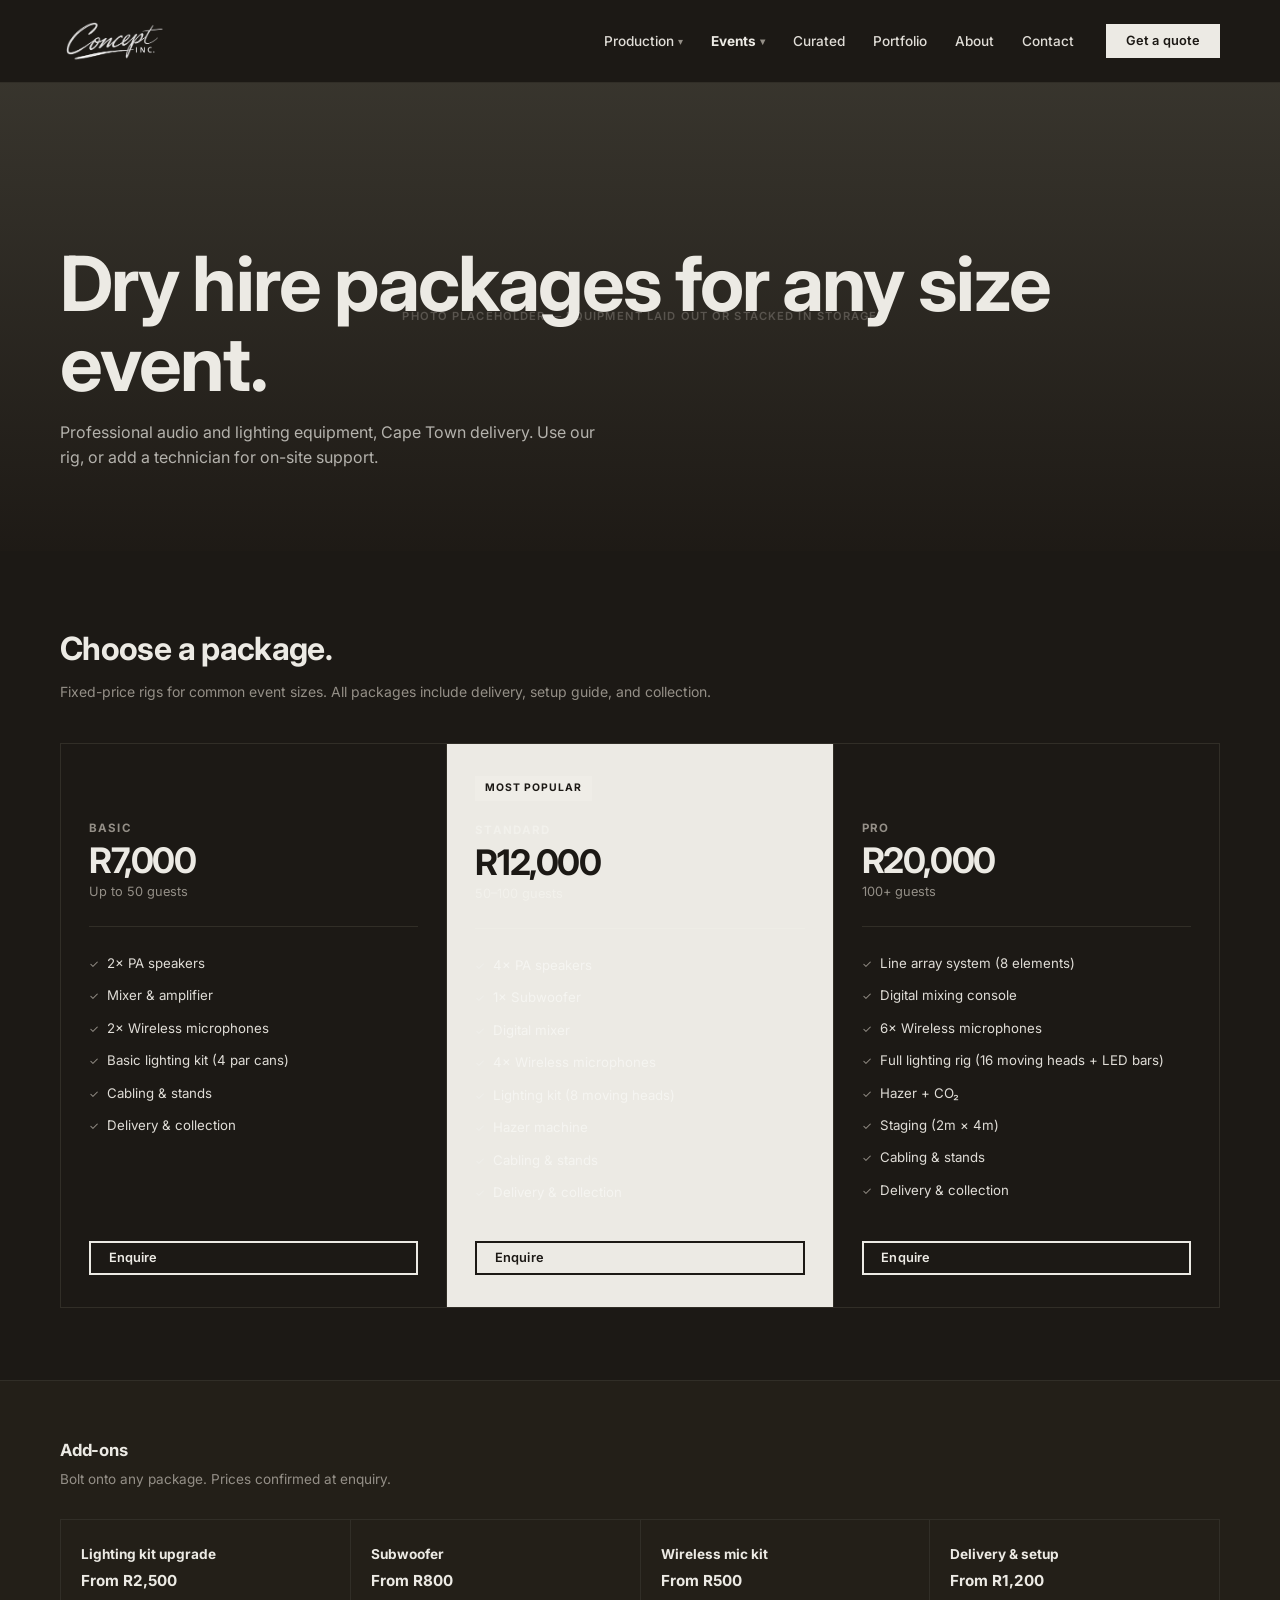
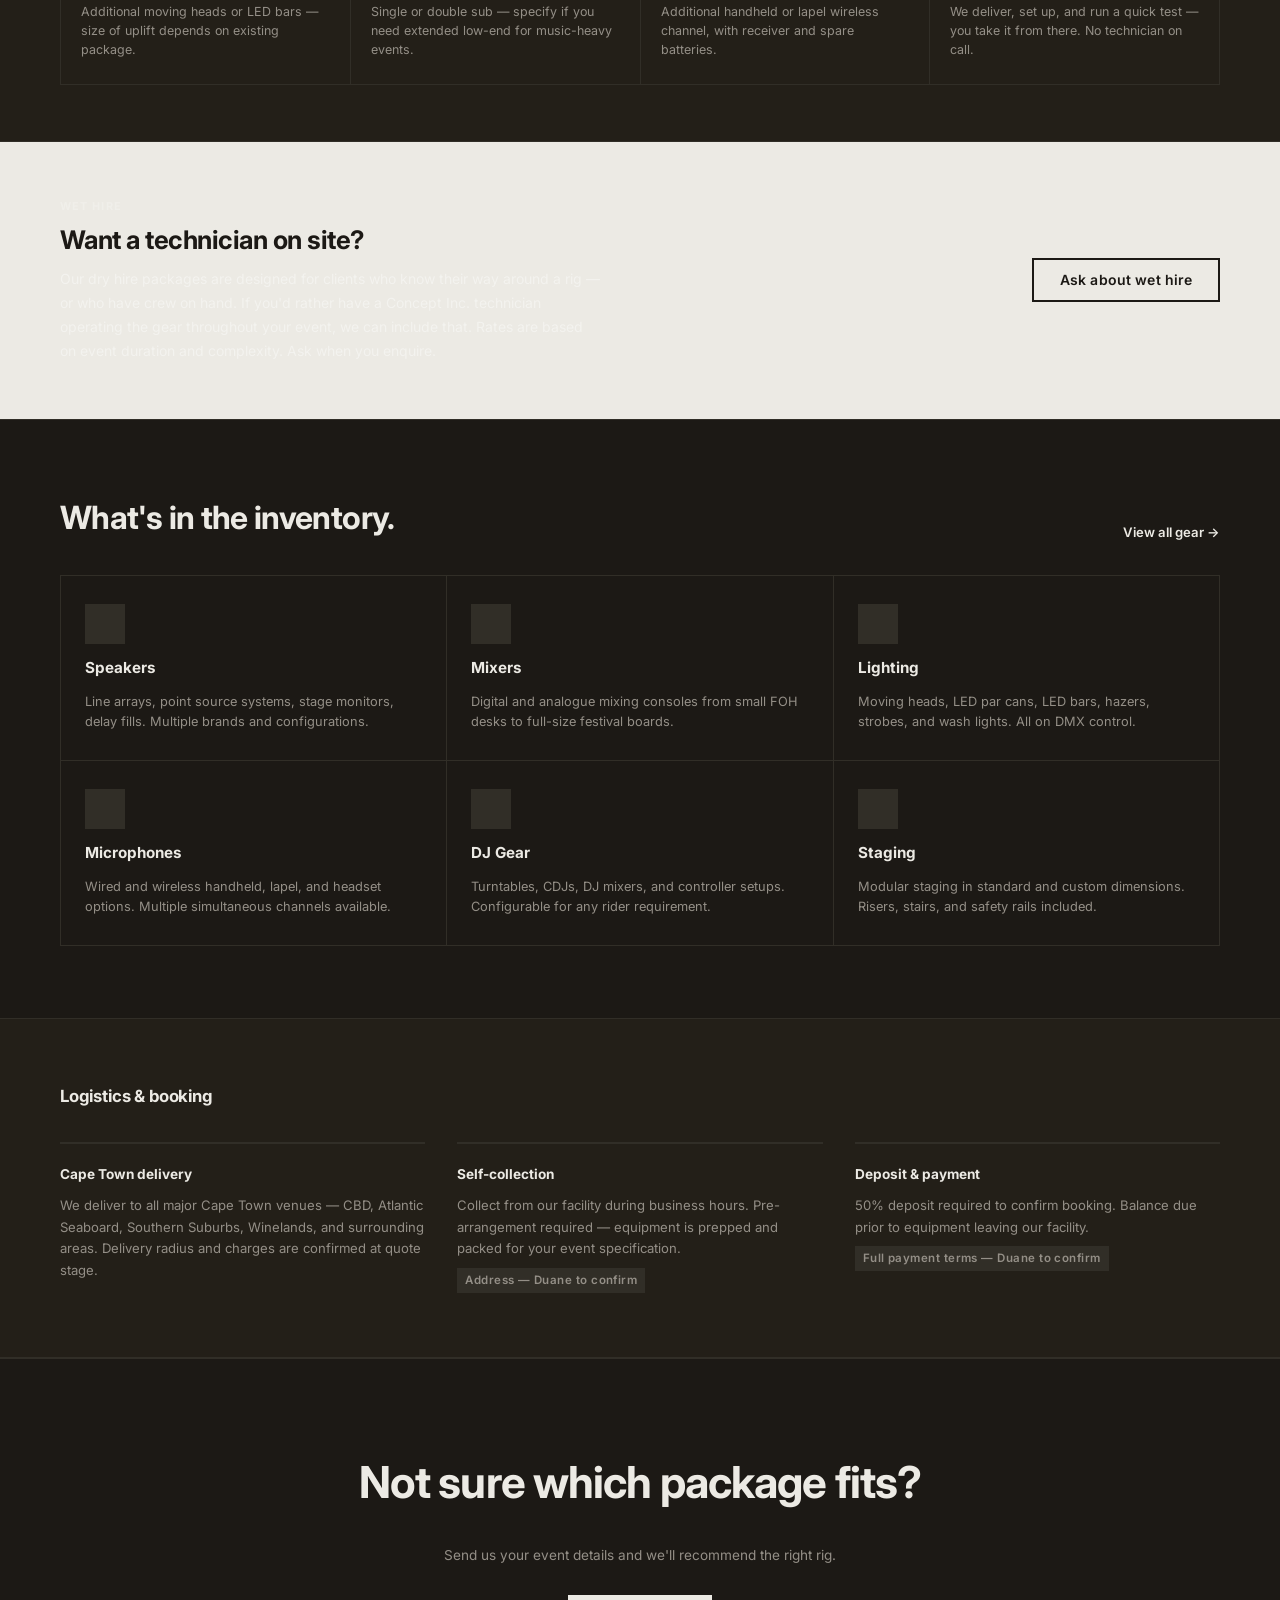
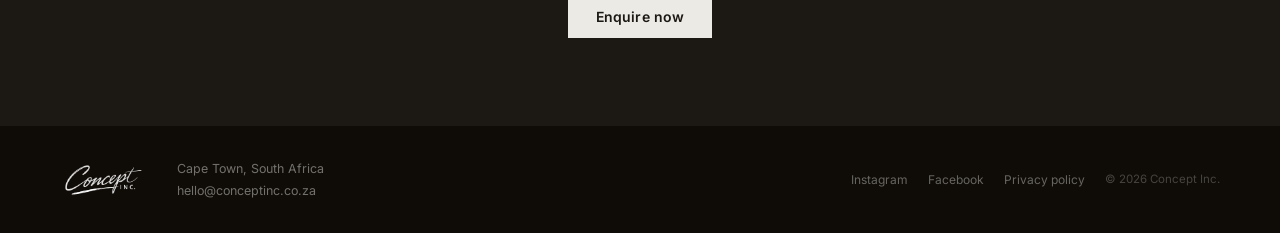
<file: packages/gear-hire/index.html>
<!DOCTYPE html>
<html lang="en" class="dark">
<head>
  <meta charset="UTF-8">
  <meta name="viewport" content="width=device-width, initial-scale=1.0">
  <title>Gear Hire — Concept Inc.</title>
  <meta name="description" content="Dry hire audio and lighting packages for Cape Town events. Basic, Standard, and Pro rigs from R7,000. Optional technician support available.">
  <link rel="preconnect" href="https://fonts.googleapis.com">
  <link rel="preconnect" href="https://fonts.gstatic.com" crossorigin>
  <link href="https://fonts.googleapis.com/css2?family=Inter:ital,wght@0,400;0,500;0,600;0,700;1,700&display=swap" rel="stylesheet">
  <link rel="stylesheet" href="../../shared/styles.css">

  <style>
    /*
     * Gear hire page — page-specific styles.
     * Catalogue/transactional tone. Zero orange. Utility over emotion.
     */

    /* =============================================
       HERO — short, scannable
       ============================================= */
    .hero { min-height: 42vh; }
    .hero-subhead { margin-bottom: 0; }
    @media (min-width: 768px) { .hero { min-height: 52vh; } }

    /* =============================================
       TIER COMPARISON
       3-col card grid. Standard card = brand black.
       ============================================= */
    .gh-tiers {
      padding: 4.5rem 0;
      background-color: var(--off-white);
      border-bottom: 1px solid var(--light-grey);
    }

    .gh-tiers > .container > h2 {
      font-size: clamp(1.4rem, 3.5vw, 2rem);
      font-weight: 700;
      color: var(--black);
      letter-spacing: -0.02em;
      margin-bottom: 0.4rem;
    }

    .gh-tiers > .container > p {
      font-size: 0.875rem;
      color: var(--mid-grey);
      margin-bottom: 2.5rem;
      line-height: 1.6;
    }

    .tier-grid {
      display: grid;
      grid-template-columns: 1fr;
      gap: 1px;
      background-color: var(--light-grey);
      border: 1px solid var(--light-grey);
    }

    @media (min-width: 680px) {
      .tier-grid { grid-template-columns: repeat(3, 1fr); }
    }

    .tier-card {
      background-color: var(--off-white);
      padding: 2rem 1.75rem;
      display: flex;
      flex-direction: column;
    }

    .tier-card--featured {
      background-color: var(--black);
    }

    .tier-badge {
      display: inline-block;
      font-size: 0.65rem;
      font-weight: 700;
      letter-spacing: 0.1em;
      text-transform: uppercase;
      color: var(--off-white);
      background-color: rgba(250, 250, 247, 0.15);
      padding: 0.25rem 0.6rem;
      margin-bottom: 1.25rem;
      align-self: flex-start;
    }

    /* Invisible spacer — keeps tier name vertically aligned across cards */
    .tier-badge-spacer {
      display: block;
      height: calc(0.65rem * 1.4 + 0.5rem + 1.25rem);
    }

    .tier-name {
      font-size: 0.72rem;
      font-weight: 700;
      letter-spacing: 0.1em;
      text-transform: uppercase;
      color: var(--mid-grey);
      margin-bottom: 0.35rem;
    }

    .tier-card--featured .tier-name {
      color: rgba(250, 250, 247, 0.45);
    }

    .tier-price {
      font-size: 2.2rem;
      font-weight: 700;
      color: var(--black);
      letter-spacing: -0.04em;
      line-height: 1;
      margin-bottom: 0.25rem;
    }

    .tier-card--featured .tier-price {
      color: var(--off-white);
    }

    .tier-guests {
      font-size: 0.8rem;
      color: var(--mid-grey);
      margin-bottom: 1.5rem;
    }

    .tier-card--featured .tier-guests {
      color: rgba(250, 250, 247, 0.45);
    }

    .tier-list {
      list-style: none;
      flex: 1;
      border-top: 1px solid var(--light-grey);
      padding-top: 1.25rem;
      margin-bottom: 2rem;
    }

    .tier-card--featured .tier-list {
      border-top-color: rgba(250, 250, 247, 0.12);
    }

    .tier-list li {
      font-size: 0.83rem;
      color: var(--soft-black);
      padding: 0.35rem 0;
      display: flex;
      align-items: baseline;
      gap: 0.5rem;
    }

    .tier-card--featured .tier-list li {
      color: rgba(250, 250, 247, 0.7);
    }

    .tier-list li::before {
      content: '✓';
      font-size: 0.7rem;
      color: var(--mid-grey);
      flex-shrink: 0;
    }

    .tier-card--featured .tier-list li::before {
      color: rgba(250, 250, 247, 0.3);
    }

    /* =============================================
       ADD-ONS STRIP
       4-col grid. Flat, table-like, no decoration.
       ============================================= */
    .gh-addons {
      padding: 3.5rem 0;
      background-color: var(--soft-grey);
      border-bottom: 1px solid var(--light-grey);
    }

    .gh-addons > .container > h2 {
      font-size: 1.05rem;
      font-weight: 700;
      color: var(--black);
      letter-spacing: -0.01em;
      margin-bottom: 0.3rem;
    }

    .gh-addons > .container > p {
      font-size: 0.85rem;
      color: var(--mid-grey);
      margin-bottom: 1.75rem;
    }

    .addon-grid {
      display: grid;
      grid-template-columns: 1fr 1fr;
      gap: 1px;
      background-color: var(--light-grey);
      border: 1px solid var(--light-grey);
    }

    @media (min-width: 768px) {
      .addon-grid { grid-template-columns: repeat(4, 1fr); }
    }

    .addon-item {
      background-color: var(--soft-grey);
      padding: 1.5rem 1.25rem;
    }

    .addon-label {
      font-size: 0.85rem;
      font-weight: 700;
      color: var(--black);
      margin-bottom: 0.25rem;
    }

    .addon-price {
      font-size: 0.95rem;
      font-weight: 700;
      color: var(--black);
      margin-bottom: 0.5rem;
    }

    .addon-desc {
      font-size: 0.78rem;
      color: var(--mid-grey);
      line-height: 1.55;
    }

    /* =============================================
       WET HIRE CALLOUT
       Dark band — explains the technician option.
       ============================================= */
    .gh-wet-hire {
      background-color: var(--black);
      padding: 3.5rem 0;
      border-bottom: 1px solid var(--light-grey);
    }

    .wet-hire-inner {
      display: grid;
      grid-template-columns: 1fr;
      gap: 1.5rem;
      align-items: center;
    }

    @media (min-width: 768px) {
      .wet-hire-inner {
        grid-template-columns: 1fr auto;
        gap: 3rem;
      }
    }

    .wet-hire-label {
      font-size: 0.68rem;
      font-weight: 700;
      letter-spacing: 0.1em;
      text-transform: uppercase;
      color: rgba(250, 250, 247, 0.35);
      display: block;
      margin-bottom: 0.6rem;
    }

    .gh-wet-hire h2 {
      font-size: clamp(1.2rem, 3vw, 1.6rem);
      font-weight: 700;
      color: var(--off-white);
      letter-spacing: -0.02em;
      line-height: 1.2;
      margin-bottom: 0.75rem;
    }

    .gh-wet-hire p {
      font-size: 0.875rem;
      color: rgba(250, 250, 247, 0.55);
      line-height: 1.7;
      max-width: 540px;
    }

    /* =============================================
       EQUIPMENT CATEGORIES
       6 categories, icon placeholder + label
       ============================================= */
    .gh-categories {
      padding: 4.5rem 0;
      background-color: var(--off-white);
      border-bottom: 1px solid var(--light-grey);
    }

    .gh-categories-header {
      display: flex;
      align-items: flex-end;
      justify-content: space-between;
      gap: 1rem;
      margin-bottom: 2rem;
    }

    .gh-categories-header h2 {
      font-size: clamp(1.4rem, 3.5vw, 2rem);
      font-weight: 700;
      color: var(--black);
      letter-spacing: -0.02em;
    }

    .gh-categories-header a {
      font-size: 0.82rem;
      font-weight: 600;
      color: var(--black);
      text-decoration: none;
      white-space: nowrap;
      flex-shrink: 0;
    }

    .gh-categories-header a::after { content: ' →'; }

    .cat-grid {
      display: grid;
      grid-template-columns: repeat(2, 1fr);
      gap: 1px;
      background-color: var(--light-grey);
      border: 1px solid var(--light-grey);
    }

    @media (min-width: 680px) {
      .cat-grid { grid-template-columns: repeat(3, 1fr); }
    }

    .cat-item {
      background-color: var(--off-white);
      padding: 1.75rem 1.5rem;
      display: flex;
      flex-direction: column;
      gap: 0.75rem;
    }

    .cat-icon {
      width: 2.5rem;
      height: 2.5rem;
      background-color: var(--light-grey);
    }

    .cat-item h3 {
      font-size: 0.95rem;
      font-weight: 700;
      color: var(--black);
    }

    .cat-item p {
      font-size: 0.8rem;
      color: var(--mid-grey);
      line-height: 1.55;
      flex: 1;
    }

    /* =============================================
       DELIVERY INFO STRIP
       3 columns: delivery / collection / deposit
       ============================================= */
    .gh-delivery {
      padding: 4rem 0;
      background-color: var(--soft-grey);
      border-bottom: 1px solid var(--light-grey);
    }

    .gh-delivery > .container > h2 {
      font-size: 1.05rem;
      font-weight: 700;
      color: var(--black);
      letter-spacing: -0.01em;
      margin-bottom: 2rem;
    }

    .delivery-grid {
      display: grid;
      grid-template-columns: 1fr;
      gap: 2rem;
    }

    @media (min-width: 680px) {
      .delivery-grid { grid-template-columns: repeat(3, 1fr); }
    }

    .delivery-col {
      border-top: 2px solid var(--light-grey);
      padding-top: 1.25rem;
    }

    .delivery-col h3 {
      font-size: 0.85rem;
      font-weight: 700;
      color: var(--black);
      margin-bottom: 0.6rem;
    }

    .delivery-col p {
      font-size: 0.82rem;
      color: var(--mid-grey);
      line-height: 1.65;
    }

    .delivery-placeholder {
      display: inline-block;
      font-size: 0.72rem;
      font-weight: 600;
      color: var(--mid-grey);
      background-color: var(--light-grey);
      padding: 0.2rem 0.5rem;
      margin-top: 0.5rem;
      letter-spacing: 0.04em;
    }

    /* =============================================
       FOOTER CTA BAND
       Black button — consistent with Corporate. No orange.
       ============================================= */
    .footer-cta-note {
      font-size: 0.85rem;
      color: var(--mid-grey);
      margin-bottom: 1.75rem;
    }

  </style>
</head>
<body>


  <!-- ============================================================
       HEADER
       ============================================================ -->
  <header class="site-header">
    <div class="container">

      <a href="/" class="wordmark" aria-label="Concept Inc. home">
        <img src="../../assets/logo v1 light.png" alt="Concept Inc." class="wordmark-img">
      </a>

      <div class="header-right">

        <nav aria-label="Primary navigation">
          <ul class="site-nav">
            <li class="has-dropdown">
              <a href="/production" class="dropdown-toggle">Production <span class="chevron" aria-hidden="true">▾</span></a>
              <ul class="dropdown">
                <li><a href="/production#audio">Audio</a></li>
                <li><a href="/production#lighting">Lighting</a></li>
                <li><a href="/production#visual">Visual</a></li>
                <li><a href="/production#full-production">Full Production</a></li>
              </ul>
            </li>
            <li class="has-dropdown">
              <a href="#" class="dropdown-toggle" aria-current="page">Events <span class="chevron" aria-hidden="true">▾</span></a>
              <ul class="dropdown">
                <li><a href="/packages/weddings">Weddings</a></li>
                <li><a href="/packages/corporate">Corporate</a></li>
                <li><a href="/packages/gear-hire" aria-current="page">Gear hire</a></li>
                <li><a href="/packages/bespoke">Bespoke quote</a></li>
              </ul>
            </li>
            <li><a href="/curated">Curated</a></li>
            <li><a href="/portfolio">Portfolio</a></li>
            <li><a href="/about">About</a></li>
            <li><a href="/contact">Contact</a></li>
          </ul>
        </nav>

        <div class="header-actions">
          <a href="/contact" class="btn btn-black btn-sm header-quote">Get a quote</a>
          <span class="mobile-toggle" aria-label="Open menu">Menu</span>
        </div>

      </div>

    </div>
  </header>


  <!-- ============================================================
       HERO
       Short and scannable — buyers know what they want.
       ============================================================ -->
  <section class="hero" aria-label="Gear hire">

    <div class="hero-bg" aria-hidden="true" role="img">
      PHOTO PLACEHOLDER — Equipment laid out or stacked in storage
    </div>

    <div class="hero-overlay" aria-hidden="true"></div>

    <div class="hero-content">
      <h1>Dry hire packages for any size event.</h1>
      <p class="hero-subhead">
        Professional audio and lighting equipment, Cape Town delivery.
        Use our rig, or add a technician for on-site support.
      </p>
    </div>

  </section>


  <!-- ============================================================
       TIER COMPARISON
       Basic / Standard / Pro
       ============================================================ -->
  <section class="gh-tiers" aria-label="Package tiers">
    <div class="container">

      <h2>Choose a package.</h2>
      <p>Fixed-price rigs for common event sizes. All packages include delivery, setup guide, and collection.</p>

      <div class="tier-grid">

        <!-- Basic -->
        <div class="tier-card">
          <span class="tier-badge-spacer" aria-hidden="true"></span>
          <span class="tier-name">Basic</span>
          <span class="tier-price">R7,000</span>
          <span class="tier-guests">Up to 50 guests</span>
          <ul class="tier-list" aria-label="Basic package includes">
            <li>2× PA speakers</li>
            <li>Mixer &amp; amplifier</li>
            <li>2× Wireless microphones</li>
            <li>Basic lighting kit (4 par cans)</li>
            <li>Cabling &amp; stands</li>
            <li>Delivery &amp; collection</li>
          </ul>
          <a href="/contact?type=gear-hire&tier=basic" class="btn btn-outline-dark btn-sm">Enquire</a>
        </div>

        <!-- Standard — featured -->
        <div class="tier-card tier-card--featured">
          <span class="tier-badge">Most popular</span>
          <span class="tier-name">Standard</span>
          <span class="tier-price">R12,000</span>
          <span class="tier-guests">50–100 guests</span>
          <ul class="tier-list" aria-label="Standard package includes">
            <li>4× PA speakers</li>
            <li>1× Subwoofer</li>
            <li>Digital mixer</li>
            <li>4× Wireless microphones</li>
            <li>Lighting kit (8 moving heads)</li>
            <li>Hazer machine</li>
            <li>Cabling &amp; stands</li>
            <li>Delivery &amp; collection</li>
          </ul>
          <a href="/contact?type=gear-hire&tier=standard" class="btn btn-outline-light btn-sm">Enquire</a>
        </div>

        <!-- Pro -->
        <div class="tier-card">
          <span class="tier-badge-spacer" aria-hidden="true"></span>
          <span class="tier-name">Pro</span>
          <span class="tier-price">R20,000</span>
          <span class="tier-guests">100+ guests</span>
          <ul class="tier-list" aria-label="Pro package includes">
            <li>Line array system (8 elements)</li>
            <li>Digital mixing console</li>
            <li>6× Wireless microphones</li>
            <li>Full lighting rig (16 moving heads + LED bars)</li>
            <li>Hazer + CO₂</li>
            <li>Staging (2m × 4m)</li>
            <li>Cabling &amp; stands</li>
            <li>Delivery &amp; collection</li>
          </ul>
          <a href="/contact?type=gear-hire&tier=pro" class="btn btn-outline-dark btn-sm">Enquire</a>
        </div>

      </div>

    </div>
  </section>


  <!-- ============================================================
       ADD-ONS STRIP
       4 items. Flat and table-like.
       ============================================================ -->
  <section class="gh-addons" aria-label="Add-ons">
    <div class="container">

      <h2>Add-ons</h2>
      <p>Bolt onto any package. Prices confirmed at enquiry.</p>

      <div class="addon-grid">

        <div class="addon-item">
          <p class="addon-label">Lighting kit upgrade</p>
          <p class="addon-price">From R2,500</p>
          <p class="addon-desc">Additional moving heads or LED bars — size of uplift depends on existing package.</p>
        </div>

        <div class="addon-item">
          <p class="addon-label">Subwoofer</p>
          <p class="addon-price">From R800</p>
          <p class="addon-desc">Single or double sub — specify if you need extended low-end for music-heavy events.</p>
        </div>

        <div class="addon-item">
          <p class="addon-label">Wireless mic kit</p>
          <p class="addon-price">From R500</p>
          <p class="addon-desc">Additional handheld or lapel wireless channel, with receiver and spare batteries.</p>
        </div>

        <div class="addon-item">
          <p class="addon-label">Delivery &amp; setup</p>
          <p class="addon-price">From R1,200</p>
          <p class="addon-desc">We deliver, set up, and run a quick test — you take it from there. No technician on call.</p>
        </div>

      </div>

    </div>
  </section>


  <!-- ============================================================
       WET HIRE CALLOUT
       Technician support option. Brand black.
       ============================================================ -->
  <section class="gh-wet-hire" aria-label="Wet hire option">
    <div class="container">
      <div class="wet-hire-inner">

        <div>
          <span class="wet-hire-label">Wet hire</span>
          <h2>Want a technician on site?</h2>
          <p>
            Our dry hire packages are designed for clients who know their way around
            a rig — or who have crew on hand. If you'd rather have a Concept Inc.
            technician operating the gear throughout your event, we can include that.
            Rates are based on event duration and complexity. Ask when you enquire.
          </p>
        </div>

        <a href="/contact?type=gear-hire&option=wet-hire" class="btn btn-outline-light">Ask about wet hire</a>

      </div>
    </div>
  </section>


  <!-- ============================================================
       EQUIPMENT CATEGORIES
       6 inventory categories. "View all gear" link TBD.
       ============================================================ -->
  <section class="gh-categories" aria-label="Equipment categories">
    <div class="container">

      <div class="gh-categories-header">
        <h2>What's in the inventory.</h2>
        <a href="/gear">View all gear</a>
      </div>

      <div class="cat-grid">

        <div class="cat-item">
          <div class="cat-icon img-placeholder" role="img" aria-label="Speakers icon" aria-hidden="true"></div>
          <h3>Speakers</h3>
          <p>Line arrays, point source systems, stage monitors, delay fills. Multiple brands and configurations.</p>
        </div>

        <div class="cat-item">
          <div class="cat-icon img-placeholder" role="img" aria-label="Mixers icon" aria-hidden="true"></div>
          <h3>Mixers</h3>
          <p>Digital and analogue mixing consoles from small FOH desks to full-size festival boards.</p>
        </div>

        <div class="cat-item">
          <div class="cat-icon img-placeholder" role="img" aria-label="Lighting icon" aria-hidden="true"></div>
          <h3>Lighting</h3>
          <p>Moving heads, LED par cans, LED bars, hazers, strobes, and wash lights. All on DMX control.</p>
        </div>

        <div class="cat-item">
          <div class="cat-icon img-placeholder" role="img" aria-label="Microphones icon" aria-hidden="true"></div>
          <h3>Microphones</h3>
          <p>Wired and wireless handheld, lapel, and headset options. Multiple simultaneous channels available.</p>
        </div>

        <div class="cat-item">
          <div class="cat-icon img-placeholder" role="img" aria-label="DJ gear icon" aria-hidden="true"></div>
          <h3>DJ Gear</h3>
          <p>Turntables, CDJs, DJ mixers, and controller setups. Configurable for any rider requirement.</p>
        </div>

        <div class="cat-item">
          <div class="cat-icon img-placeholder" role="img" aria-label="Staging icon" aria-hidden="true"></div>
          <h3>Staging</h3>
          <p>Modular staging in standard and custom dimensions. Risers, stairs, and safety rails included.</p>
        </div>

      </div>

    </div>
  </section>


  <!-- ============================================================
       DELIVERY INFO STRIP
       3 columns. Placeholder text where Duane to confirm.
       ============================================================ -->
  <section class="gh-delivery" aria-label="Delivery and logistics">
    <div class="container">

      <h2>Logistics &amp; booking</h2>

      <div class="delivery-grid">

        <div class="delivery-col">
          <h3>Cape Town delivery</h3>
          <p>
            We deliver to all major Cape Town venues — CBD, Atlantic Seaboard,
            Southern Suburbs, Winelands, and surrounding areas.
            Delivery radius and charges are confirmed at quote stage.
          </p>
        </div>

        <div class="delivery-col">
          <h3>Self-collection</h3>
          <p>
            Collect from our facility during business hours. Pre-arrangement
            required — equipment is prepped and packed for your event specification.
          </p>
          <span class="delivery-placeholder">Address — Duane to confirm</span>
        </div>

        <div class="delivery-col">
          <h3>Deposit &amp; payment</h3>
          <p>
            50% deposit required to confirm booking.
            Balance due prior to equipment leaving our facility.
          </p>
          <span class="delivery-placeholder">Full payment terms — Duane to confirm</span>
        </div>

      </div>

    </div>
  </section>


  <!-- ============================================================
       FOOTER CTA BAND
       Black button. Zero orange on this page.
       ============================================================ -->
  <section class="footer-cta" aria-label="Get a quote">
    <div class="container">
      <h2>Not sure which package fits?</h2>
      <p class="footer-cta-note">Send us your event details and we'll recommend the right rig.</p>
      <a href="/contact?type=gear-hire" class="btn btn-black">Enquire now</a>
    </div>
  </section>


  <!-- ============================================================
       FOOTER
       ============================================================ -->
  <footer class="site-footer" aria-label="Site footer">
    <div class="container">

      <div class="footer-top">
        <a href="/" class="footer-wordmark" aria-label="Concept Inc. home">
          <img src="../../assets/logo v1 light.png" alt="Concept Inc." style="height:40px;width:auto;display:block;">
        </a>
        <p class="footer-meta">
          Cape Town, South Africa<br>
          hello@conceptinc.co.za
        </p>
      </div>

      <nav aria-label="Footer links">
        <div class="footer-links">
          <a href="#">Instagram</a>
          <a href="#">Facebook</a>
          <a href="#">Privacy policy</a>
          <span class="footer-copy">© 2026 Concept Inc.</span>
        </div>
      </nav>

    </div>
  </footer>


</body>
</html>
</file>
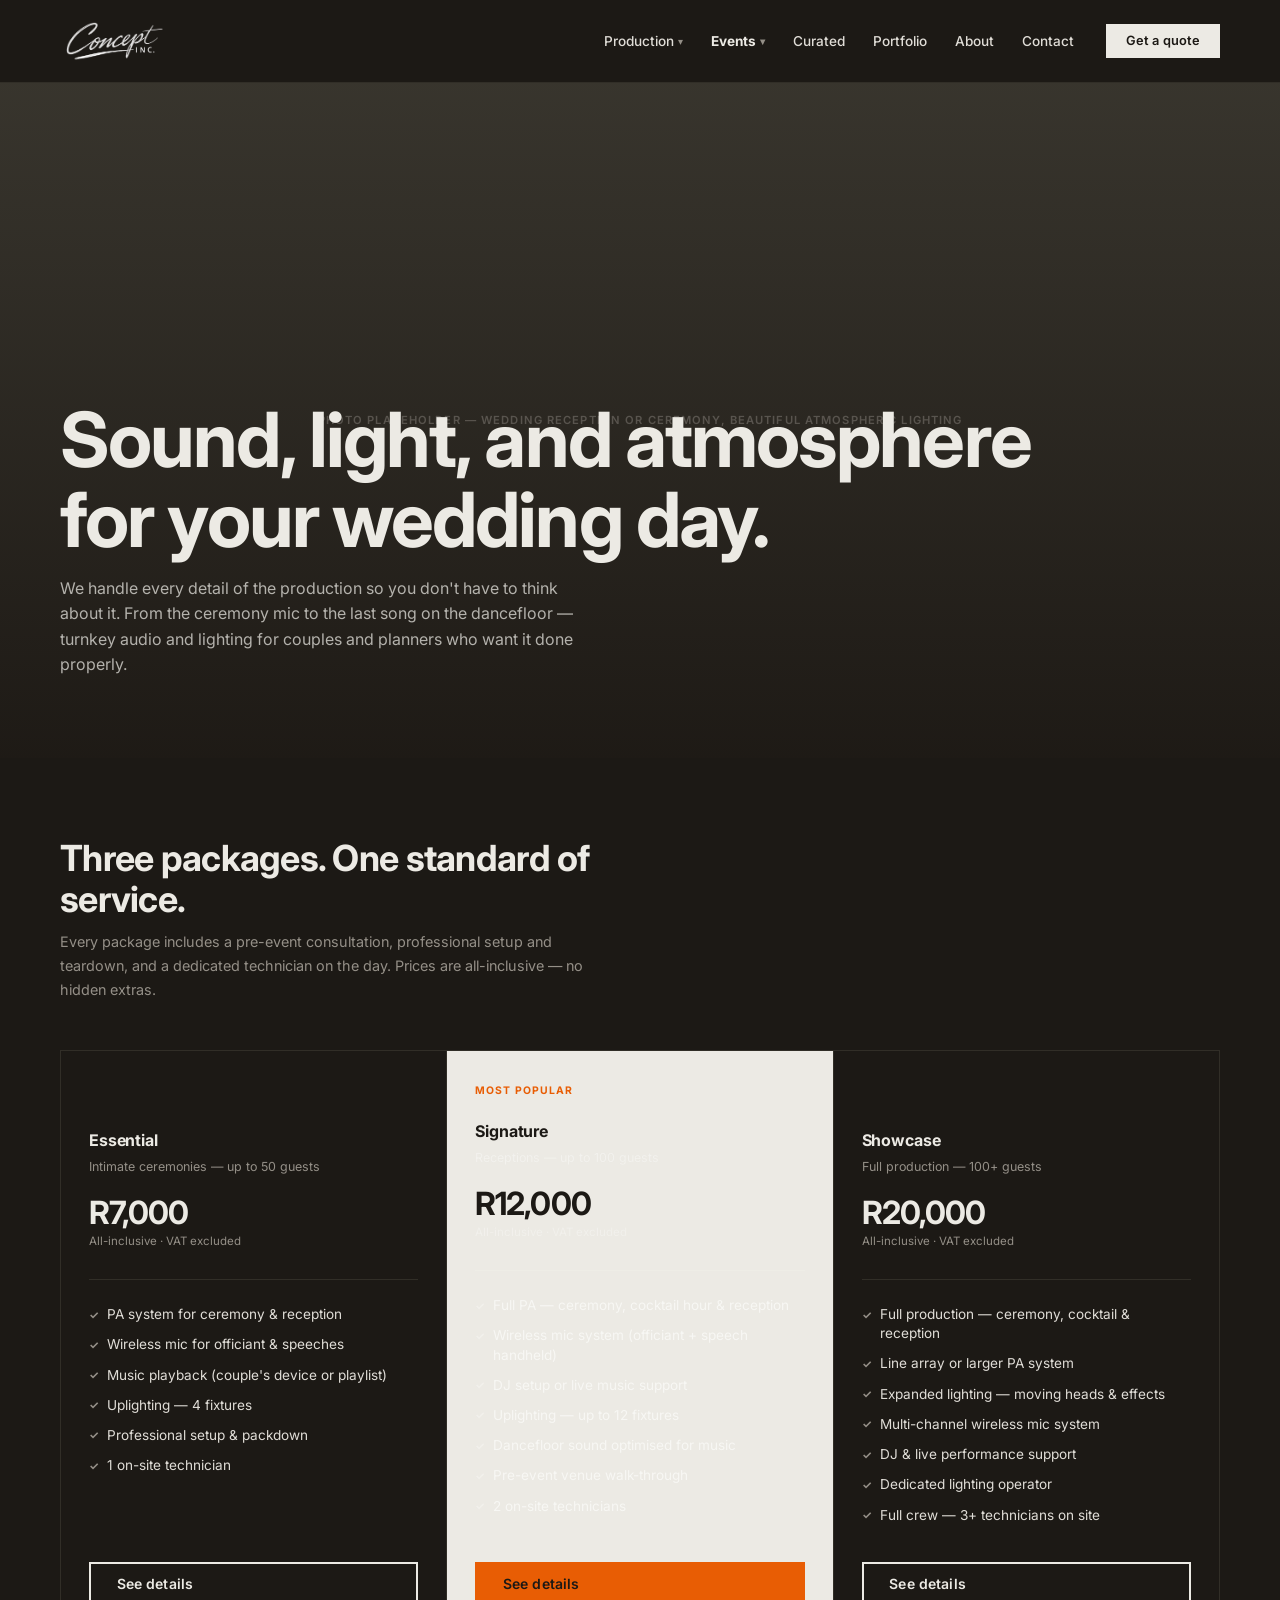
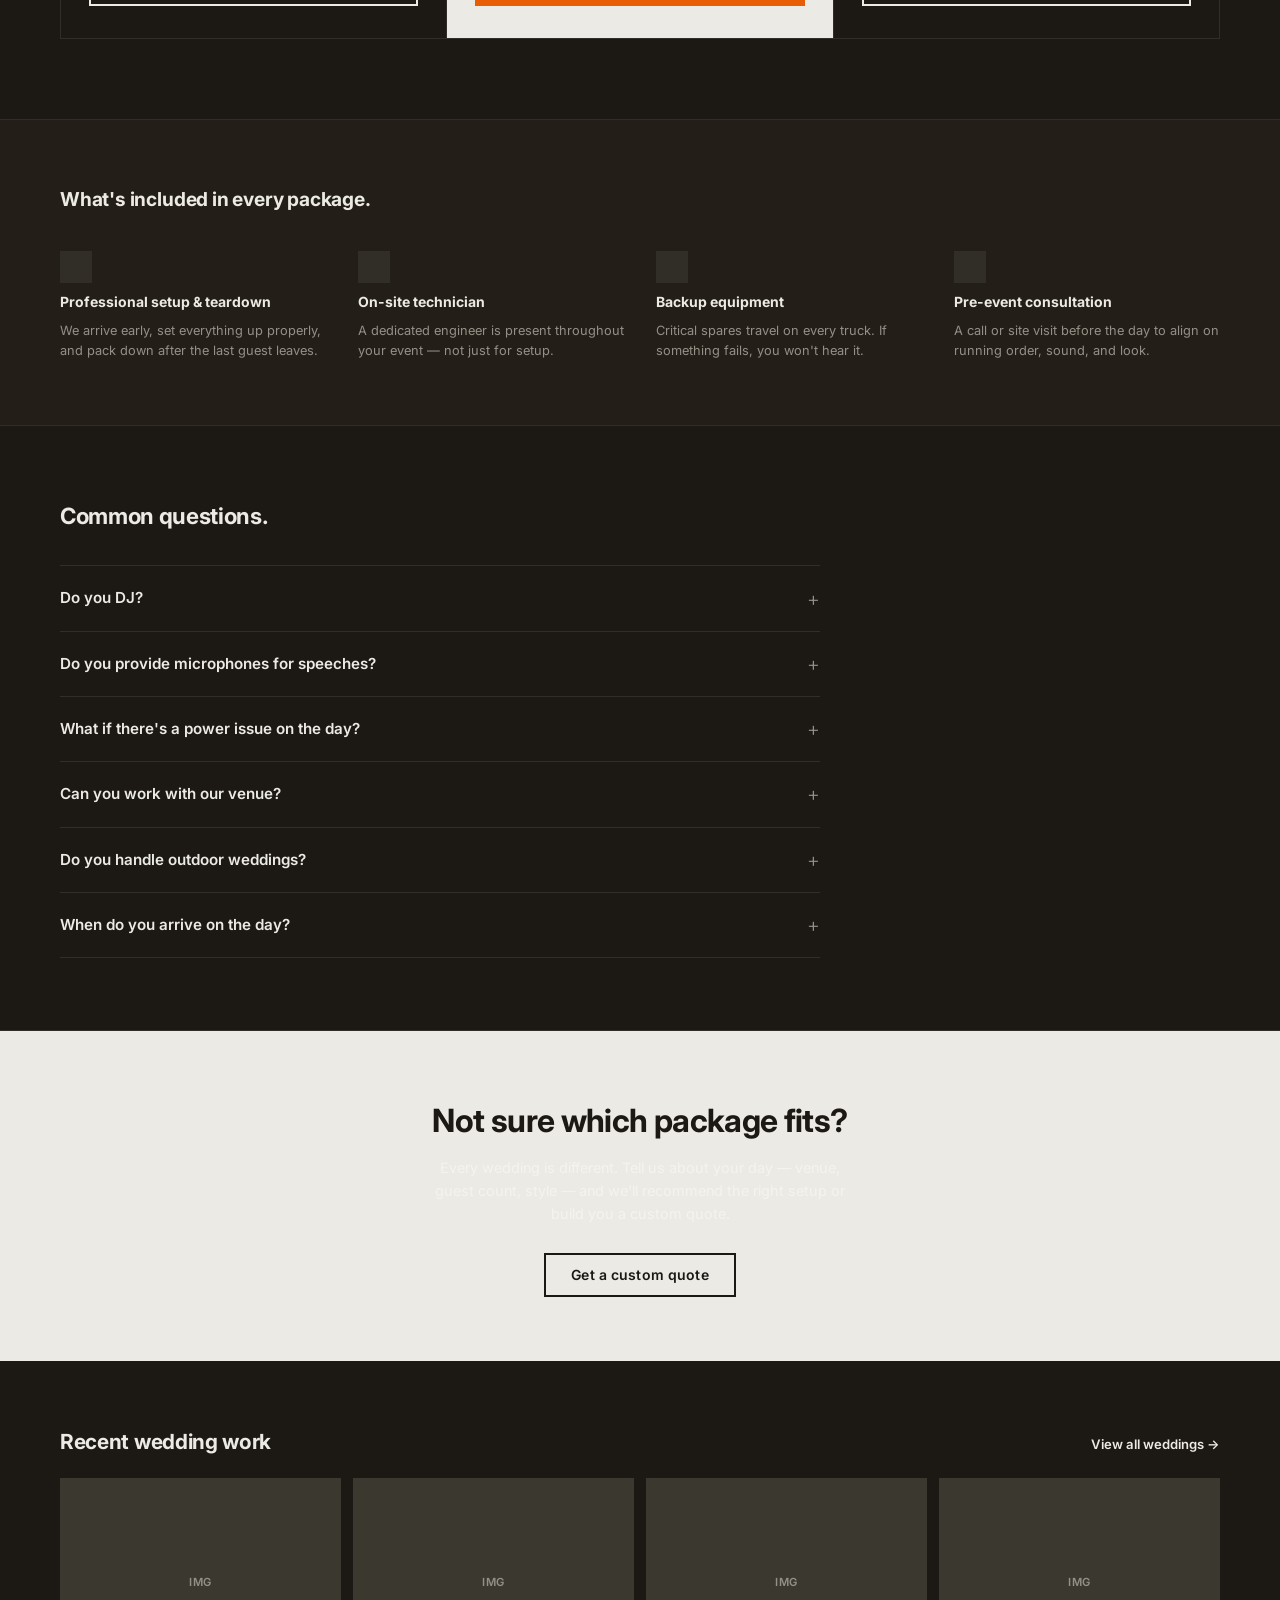
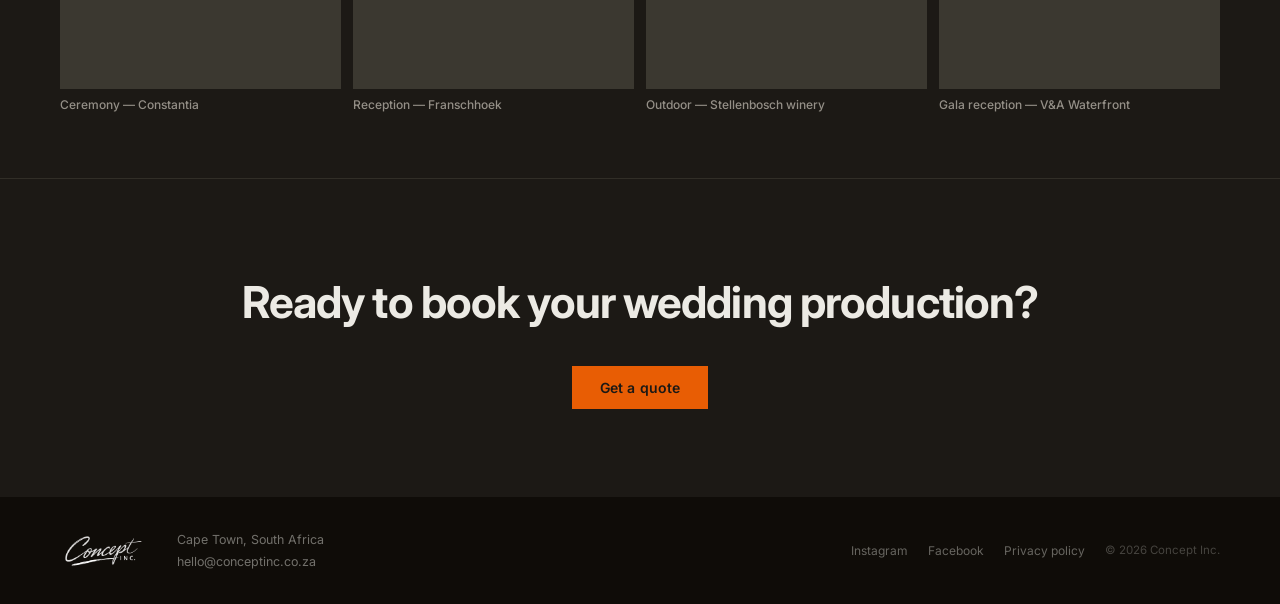
<file: packages/weddings/index.html>
<!DOCTYPE html>
<html lang="en" class="dark">
<head>
  <meta charset="UTF-8">
  <meta name="viewport" content="width=device-width, initial-scale=1.0">
  <title>Wedding Production Packages — Concept Inc.</title>
  <meta name="description" content="Professional sound and lighting packages for Cape Town weddings. From intimate ceremonies to full reception productions. From R7,000.">
  <link rel="preconnect" href="https://fonts.googleapis.com">
  <link rel="preconnect" href="https://fonts.gstatic.com" crossorigin>
  <link href="https://fonts.googleapis.com/css2?family=Inter:ital,wght@0,400;0,500;0,600;0,700;1,700&display=swap" rel="stylesheet">
  <link rel="stylesheet" href="../../shared/styles.css">

  <style>
    /* =============================================
       WEDDINGS PAGE — page-specific styles
       ============================================= */

    /* Hero — emotional, warmer tone */
    .hero { min-height: 65vh; }
    .hero-subhead { margin-bottom: 0; }
    @media (min-width: 768px) { .hero { min-height: 75vh; } }

    /* =============================================
       PACKAGES SECTION
       ============================================= */
    .packages-section {
      padding: 5rem 0;
      background-color: var(--off-white);
      border-bottom: 1px solid var(--light-grey);
    }

    .packages-intro {
      margin-bottom: 3rem;
      max-width: 560px;
    }

    .packages-intro h2 {
      font-size: clamp(1.6rem, 4vw, 2.25rem);
      font-weight: 700;
      color: var(--black);
      letter-spacing: -0.02em;
      line-height: 1.15;
      margin-bottom: 0.6rem;
    }

    .packages-intro p {
      font-size: 0.9rem;
      color: var(--mid-grey);
      line-height: 1.65;
    }

    /* Three-column card grid */
    .package-grid {
      display: grid;
      grid-template-columns: 1fr;
      gap: 1px;
      background-color: var(--light-grey);
      border: 1px solid var(--light-grey);
    }

    @media (min-width: 768px) {
      .package-grid { grid-template-columns: repeat(3, 1fr); }
    }

    /* Base card */
    .package-card {
      background-color: var(--off-white);
      padding: 2rem 1.75rem 2rem;
      display: flex;
      flex-direction: column;
      gap: 0;
    }

    /* Featured (middle) card — brand black */
    .package-card--featured {
      background-color: var(--black);
    }

    .featured-badge {
      display: inline-block;
      font-size: 0.65rem;
      font-weight: 700;
      letter-spacing: 0.1em;
      text-transform: uppercase;
      color: var(--orange);
      margin-bottom: 1.25rem;
    }

    /* Spacer so non-featured cards align with featured below the badge */
    .badge-spacer {
      display: block;
      height: 1.6rem; /* matches badge line-height + margin */
      margin-bottom: 1.25rem;
    }

    .tier-name {
      font-size: 1rem;
      font-weight: 700;
      color: var(--black);
      letter-spacing: -0.01em;
      margin-bottom: 0.2rem;
    }

    .package-card--featured .tier-name { color: var(--off-white); }

    .tier-note {
      font-size: 0.78rem;
      color: var(--mid-grey);
      margin-bottom: 1.25rem;
    }

    .package-card--featured .tier-note { color: rgba(250, 250, 247, 0.5); }

    .package-price {
      font-size: 2rem;
      font-weight: 700;
      color: var(--black);
      letter-spacing: -0.03em;
      line-height: 1;
      margin-bottom: 0.2rem;
    }

    .package-card--featured .package-price { color: var(--off-white); }

    .price-note {
      font-size: 0.72rem;
      color: var(--mid-grey);
      margin-bottom: 1.75rem;
    }

    .package-card--featured .price-note { color: rgba(250, 250, 247, 0.4); }

    /* Inclusion list */
    .package-inclusions {
      list-style: none;
      flex: 1; /* push CTA to bottom */
      margin-bottom: 2rem;
      border-top: 1px solid var(--light-grey);
      padding-top: 1.25rem;
    }

    .package-card--featured .package-inclusions {
      border-top-color: rgba(250, 250, 247, 0.12);
    }

    .package-inclusions li {
      font-size: 0.85rem;
      color: var(--soft-black);
      padding: 0.35rem 0;
      display: flex;
      align-items: flex-start;
      gap: 0.5rem;
      line-height: 1.4;
    }

    .package-card--featured .package-inclusions li { color: rgba(250, 250, 247, 0.8); }

    .package-inclusions li::before {
      content: '✓';
      font-size: 0.7rem;
      font-weight: 700;
      color: var(--mid-grey);
      margin-top: 0.15rem;
      flex-shrink: 0;
    }

    .package-card--featured .package-inclusions li::before {
      color: rgba(250, 250, 247, 0.4);
    }

    /* =============================================
       INCLUSIONS STRIP
       "What's included in every package"
       ============================================= */
    .inclusions-strip {
      padding: 4rem 0;
      background-color: var(--soft-grey);
      border-bottom: 1px solid var(--light-grey);
    }

    .inclusions-strip h2 {
      font-size: 1.2rem;
      font-weight: 700;
      color: var(--black);
      letter-spacing: -0.01em;
      margin-bottom: 2.25rem;
    }

    .inclusions-grid {
      display: grid;
      grid-template-columns: 1fr 1fr;
      gap: 1.5rem 2rem;
    }

    @media (min-width: 768px) {
      .inclusions-grid { grid-template-columns: repeat(4, 1fr); gap: 2rem; }
    }

    .inclusion-item { display: flex; flex-direction: column; gap: 0.5rem; }

    /* Icon placeholder */
    .inclusion-icon {
      width: 2rem;
      height: 2rem;
      background-color: var(--light-grey);
      flex-shrink: 0;
    }

    .inclusion-item h3 {
      font-size: 0.875rem;
      font-weight: 700;
      color: var(--black);
    }

    .inclusion-item p {
      font-size: 0.8rem;
      color: var(--mid-grey);
      line-height: 1.55;
    }

    /* =============================================
       FAQ ACCORDION
       CSS-only via <details> / <summary>
       ============================================= */
    .faq-section {
      padding: 4.5rem 0;
      background-color: var(--off-white);
      border-bottom: 1px solid var(--light-grey);
    }

    .faq-section h2 {
      font-size: 1.4rem;
      font-weight: 700;
      color: var(--black);
      letter-spacing: -0.015em;
      margin-bottom: 2rem;
    }

    .faq-list { max-width: 760px; }

    .faq-item {
      border-top: 1px solid var(--light-grey);
    }

    .faq-item:last-child { border-bottom: 1px solid var(--light-grey); }

    .faq-item summary {
      list-style: none;
      padding: 1.25rem 0;
      font-size: 0.95rem;
      font-weight: 600;
      color: var(--black);
      cursor: pointer;
      display: flex;
      justify-content: space-between;
      align-items: center;
      gap: 1rem;
      user-select: none;
    }

    /* Remove default marker in WebKit */
    .faq-item summary::-webkit-details-marker { display: none; }

    /* +/− indicator */
    .faq-item summary::after {
      content: '+';
      font-size: 1.25rem;
      font-weight: 300;
      color: var(--mid-grey);
      flex-shrink: 0;
      line-height: 1;
    }

    .faq-item[open] > summary::after { content: '−'; }

    .faq-item[open] > summary { color: var(--black); }

    .faq-answer {
      padding: 0 2rem 1.5rem 0;
      font-size: 0.875rem;
      color: var(--mid-grey);
      line-height: 1.75;
      max-width: 640px;
    }

    /* =============================================
       "NOT SURE WHICH PACKAGE?" BAND
       Secondary conversion — routes to bespoke
       ============================================= */
    .notsure-band {
      background-color: var(--black);
      padding: 4rem 0;
      text-align: center;
    }

    .notsure-band h2 {
      font-size: clamp(1.4rem, 3.5vw, 2rem);
      font-weight: 700;
      color: var(--off-white);
      letter-spacing: -0.02em;
      margin-bottom: 0.6rem;
    }

    .notsure-band p {
      font-size: 0.9rem;
      color: rgba(250, 250, 247, 0.6);
      line-height: 1.6;
      max-width: 440px;
      margin: 0 auto 1.75rem;
    }

    /* =============================================
       PORTFOLIO STRIP
       3–4 wedding portfolio thumbnails
       ============================================= */
    .portfolio-strip {
      padding: 4rem 0;
      background-color: var(--off-white);
    }

    .strip-header {
      display: flex;
      align-items: baseline;
      justify-content: space-between;
      margin-bottom: 1.25rem;
    }

    .strip-header h2 {
      font-size: 1.3rem;
      font-weight: 700;
      color: var(--black);
      letter-spacing: -0.015em;
    }

    .strip-header a {
      font-size: 0.82rem;
      font-weight: 600;
      color: var(--black);
      text-decoration: none;
    }

    .portfolio-thumbs {
      display: grid;
      grid-template-columns: repeat(2, 1fr);
      gap: 0.75rem;
    }

    @media (min-width: 768px) {
      .portfolio-thumbs { grid-template-columns: repeat(4, 1fr); }
    }

    .thumb-item { display: flex; flex-direction: column; gap: 0.4rem; }

    .thumb-item .img-placeholder { aspect-ratio: 4 / 3; width: 100%; }

    .thumb-label {
      font-size: 0.75rem;
      font-weight: 500;
      color: var(--mid-grey);
    }

  </style>
</head>
<body>


  <!-- ============================================================
       HEADER
       ============================================================ -->
  <header class="site-header">
    <div class="container">

      <a href="/" class="wordmark" aria-label="Concept Inc. home">
        <img src="../../assets/logo v1 light.png" alt="Concept Inc." class="wordmark-img">
      </a>

      <div class="header-right">

        <nav aria-label="Primary navigation">
          <ul class="site-nav">
            <li class="has-dropdown">
              <a href="/production" class="dropdown-toggle">Production <span class="chevron" aria-hidden="true">▾</span></a>
              <ul class="dropdown">
                <li><a href="/production#audio">Audio</a></li>
                <li><a href="/production#lighting">Lighting</a></li>
                <li><a href="/production#visual">Visual</a></li>
                <li><a href="/production#full-production">Full Production</a></li>
              </ul>
            </li>
            <li class="has-dropdown">
              <a href="#" class="dropdown-toggle" aria-current="page">Events <span class="chevron" aria-hidden="true">▾</span></a>
              <ul class="dropdown">
                <li><a href="/packages/weddings" aria-current="page">Weddings</a></li>
                <li><a href="/packages/corporate">Corporate</a></li>
                <li><a href="/packages/gear-hire">Gear hire</a></li>
                <li><a href="/packages/bespoke">Bespoke quote</a></li>
              </ul>
            </li>
            <li><a href="/curated">Curated</a></li>
            <li><a href="/portfolio">Portfolio</a></li>
            <li><a href="/about">About</a></li>
            <li><a href="/contact">Contact</a></li>
          </ul>
        </nav>

        <div class="header-actions">
          <a href="/contact" class="btn btn-black btn-sm header-quote">Get a quote</a>
          <span class="mobile-toggle" aria-label="Open menu">Menu</span>
        </div>

      </div>

    </div>
  </header>


  <!-- ============================================================
       HERO
       Warm, emotional — couples and planners, not technical buyers.
       Photo: wedding reception or ceremony in beautiful light.
       ============================================================ -->
  <section class="hero" aria-label="Page hero">

    <div class="hero-bg" aria-hidden="true" role="img">
      PHOTO PLACEHOLDER — Wedding reception or ceremony, beautiful atmospheric lighting
    </div>

    <div class="hero-overlay" aria-hidden="true"></div>

    <div class="hero-content">
      <h1>Sound, light, and atmosphere<br>for your wedding day.</h1>
      <p class="hero-subhead">
        We handle every detail of the production so you don't have to think about it.
        From the ceremony mic to the last song on the dancefloor — turnkey audio and
        lighting for couples and planners who want it done properly.
      </p>
    </div>

  </section>


  <!-- ============================================================
       PACKAGE COMPARISON CARDS
       Three tiers. Middle card featured as "Most popular".
       Tier names are placeholder — Duane to confirm.
       ============================================================ -->
  <section class="packages-section" aria-label="Wedding packages">
    <div class="container">

      <div class="packages-intro">
        <h2>Three packages. One standard of service.</h2>
        <p>Every package includes a pre-event consultation, professional setup and teardown,
           and a dedicated technician on the day. Prices are all-inclusive — no hidden extras.</p>
      </div>

      <div class="package-grid">

        <!-- TIER 1: Essential -->
        <div class="package-card">
          <span class="badge-spacer" aria-hidden="true"></span>
          <p class="tier-name">Essential</p>
          <p class="tier-note">Intimate ceremonies — up to 50 guests</p>
          <p class="package-price">R7,000</p>
          <p class="price-note">All-inclusive · VAT excluded</p>
          <ul class="package-inclusions">
            <li>PA system for ceremony &amp; reception</li>
            <li>Wireless mic for officiant &amp; speeches</li>
            <li>Music playback (couple's device or playlist)</li>
            <li>Uplighting — 4 fixtures</li>
            <li>Professional setup &amp; packdown</li>
            <li>1 on-site technician</li>
          </ul>
          <a href="/contact?package=essential" class="btn btn-outline-dark">See details</a>
        </div>

        <!-- TIER 2: Signature — MOST POPULAR -->
        <!-- ORANGE #1: featured badge label + CTA button -->
        <div class="package-card package-card--featured">
          <span class="featured-badge">Most popular</span>
          <p class="tier-name">Signature</p>
          <p class="tier-note">Receptions — up to 100 guests</p>
          <p class="package-price">R12,000</p>
          <p class="price-note">All-inclusive · VAT excluded</p>
          <ul class="package-inclusions">
            <li>Full PA — ceremony, cocktail hour &amp; reception</li>
            <li>Wireless mic system (officiant + speech handheld)</li>
            <li>DJ setup or live music support</li>
            <li>Uplighting — up to 12 fixtures</li>
            <li>Dancefloor sound optimised for music</li>
            <li>Pre-event venue walk-through</li>
            <li>2 on-site technicians</li>
          </ul>
          <a href="/contact?package=signature" class="btn btn-orange">See details</a>
        </div>

        <!-- TIER 3: Showcase -->
        <div class="package-card">
          <span class="badge-spacer" aria-hidden="true"></span>
          <p class="tier-name">Showcase</p>
          <p class="tier-note">Full production — 100+ guests</p>
          <p class="package-price">R20,000</p>
          <p class="price-note">All-inclusive · VAT excluded</p>
          <ul class="package-inclusions">
            <li>Full production — ceremony, cocktail &amp; reception</li>
            <li>Line array or larger PA system</li>
            <li>Expanded lighting — moving heads &amp; effects</li>
            <li>Multi-channel wireless mic system</li>
            <li>DJ &amp; live performance support</li>
            <li>Dedicated lighting operator</li>
            <li>Full crew — 3+ technicians on site</li>
          </ul>
          <a href="/contact?package=showcase" class="btn btn-outline-dark">See details</a>
        </div>

      </div>

    </div>
  </section>


  <!-- ============================================================
       WHAT'S INCLUDED IN EVERY PACKAGE
       4 trust items — reinforce baseline confidence.
       ============================================================ -->
  <section class="inclusions-strip" aria-label="What's included in every package">
    <div class="container">

      <h2>What's included in every package.</h2>

      <div class="inclusions-grid">

        <div class="inclusion-item">
          <div class="inclusion-icon" aria-hidden="true"></div>
          <h3>Professional setup &amp; teardown</h3>
          <p>We arrive early, set everything up properly, and pack down after the last guest leaves.</p>
        </div>

        <div class="inclusion-item">
          <div class="inclusion-icon" aria-hidden="true"></div>
          <h3>On-site technician</h3>
          <p>A dedicated engineer is present throughout your event — not just for setup.</p>
        </div>

        <div class="inclusion-item">
          <div class="inclusion-icon" aria-hidden="true"></div>
          <h3>Backup equipment</h3>
          <p>Critical spares travel on every truck. If something fails, you won't hear it.</p>
        </div>

        <div class="inclusion-item">
          <div class="inclusion-icon" aria-hidden="true"></div>
          <h3>Pre-event consultation</h3>
          <p>A call or site visit before the day to align on running order, sound, and look.</p>
        </div>

      </div>

    </div>
  </section>


  <!-- ============================================================
       FAQ ACCORDION
       CSS-only via <details> / <summary> — no JavaScript.
       ============================================================ -->
  <section class="faq-section" aria-label="Frequently asked questions">
    <div class="container">

      <h2>Common questions.</h2>

      <div class="faq-list">

        <details class="faq-item">
          <summary>Do you DJ?</summary>
          <p class="faq-answer">
            We provide the sound system and can fully support a DJ you've booked separately —
            or recommend trusted DJs we've worked with across Cape Town and the Winelands.
            Full DJ packages are available on request. Talk to us during your consultation.
          </p>
        </details>

        <details class="faq-item">
          <summary>Do you provide microphones for speeches?</summary>
          <p class="faq-answer">
            Yes. Every package includes at minimum one wireless microphone for your officiant
            and speeches. The Signature and Showcase tiers include a multi-channel wireless
            system, so your MC, officiant, and speech-givers all have dedicated mics.
          </p>
        </details>

        <details class="faq-item">
          <summary>What if there's a power issue on the day?</summary>
          <p class="faq-answer">
            We carry backup power for all critical equipment on every job, and our technicians
            are trained to diagnose and resolve power problems without interrupting the event.
            We've worked every kind of venue, including those with unreliable supply.
            That contingency thinking is part of what you're paying for.
          </p>
        </details>

        <details class="faq-item">
          <summary>Can you work with our venue?</summary>
          <p class="faq-answer">
            Yes. We've worked across the majority of Cape Town and Winelands venues and are
            comfortable assessing any new space before the event. Our pre-event consultation
            includes a venue review — whether in person or via plans and photos — so there
            are no surprises on the day.
          </p>
        </details>

        <details class="faq-item">
          <summary>Do you handle outdoor weddings?</summary>
          <p class="faq-answer">
            Absolutely. We have weather-appropriate equipment for outdoor setups and have
            managed everything from clifftop ceremonies to winery lawn receptions.
            We plan for wind, sun, and contingency. Outdoor sound and lighting require
            a different approach to indoor — we've done both enough times to get it right.
          </p>
        </details>

        <details class="faq-item">
          <summary>When do you arrive on the day?</summary>
          <p class="faq-answer">
            Typically 2–3 hours before your first guest arrival for Essential and Signature
            setups; 4–6 hours for Showcase builds. We agree a schedule with your coordinator
            or planner during the pre-event call and stick to it — we know you have enough
            logistics to manage without chasing the production team.
          </p>
        </details>

      </div>

    </div>
  </section>


  <!-- ============================================================
       "NOT SURE WHICH PACKAGE?" BAND
       Secondary conversion — routes to bespoke quote.
       ============================================================ -->
  <section class="notsure-band" aria-label="Get a custom quote">
    <div class="container">
      <h2>Not sure which package fits?</h2>
      <p>Every wedding is different. Tell us about your day — venue, guest count,
         style — and we'll recommend the right setup or build you a custom quote.</p>
      <a href="/packages/bespoke" class="btn btn-outline-light">Get a custom quote</a>
    </div>
  </section>


  <!-- ============================================================
       PORTFOLIO STRIP
       Wedding portfolio thumbnails — links to full portfolio.
       ============================================================ -->
  <section class="portfolio-strip" aria-label="Wedding portfolio">
    <div class="container">

      <div class="strip-header">
        <h2>Recent wedding work</h2>
        <a href="/portfolio?filter=weddings">View all weddings →</a>
      </div>

      <div class="portfolio-thumbs">

        <div class="thumb-item">
          <div class="img-placeholder">IMG</div>
          <span class="thumb-label">Ceremony — Constantia</span>
        </div>

        <div class="thumb-item">
          <div class="img-placeholder">IMG</div>
          <span class="thumb-label">Reception — Franschhoek</span>
        </div>

        <div class="thumb-item">
          <div class="img-placeholder">IMG</div>
          <span class="thumb-label">Outdoor — Stellenbosch winery</span>
        </div>

        <div class="thumb-item">
          <div class="img-placeholder">IMG</div>
          <span class="thumb-label">Gala reception — V&amp;A Waterfront</span>
        </div>

      </div>

    </div>
  </section>


  <!-- ============================================================
       FOOTER CTA BAND
       ============================================================ -->
  <section class="footer-cta" aria-label="Get in touch">
    <div class="container">
      <h2>Ready to book your wedding production?</h2>
      <!-- ORANGE #2 -->
      <a href="/contact?type=wedding" class="btn btn-orange">Get a quote</a>
    </div>
  </section>


  <!-- ============================================================
       FOOTER
       ============================================================ -->
  <footer class="site-footer" aria-label="Site footer">
    <div class="container">

      <div class="footer-top">
        <a href="/" class="footer-wordmark" aria-label="Concept Inc. home">
          <img src="../../assets/logo v1 light.png" alt="Concept Inc." style="height:40px;width:auto;display:block;">
        </a>
        <p class="footer-meta">
          Cape Town, South Africa<br>
          hello@conceptinc.co.za
        </p>
      </div>

      <nav aria-label="Footer links">
        <div class="footer-links">
          <a href="#">Instagram</a>
          <a href="#">Facebook</a>
          <a href="#">Privacy policy</a>
          <span class="footer-copy">© 2026 Concept Inc.</span>
        </div>
      </nav>

    </div>
  </footer>


</body>
</html>
</file>
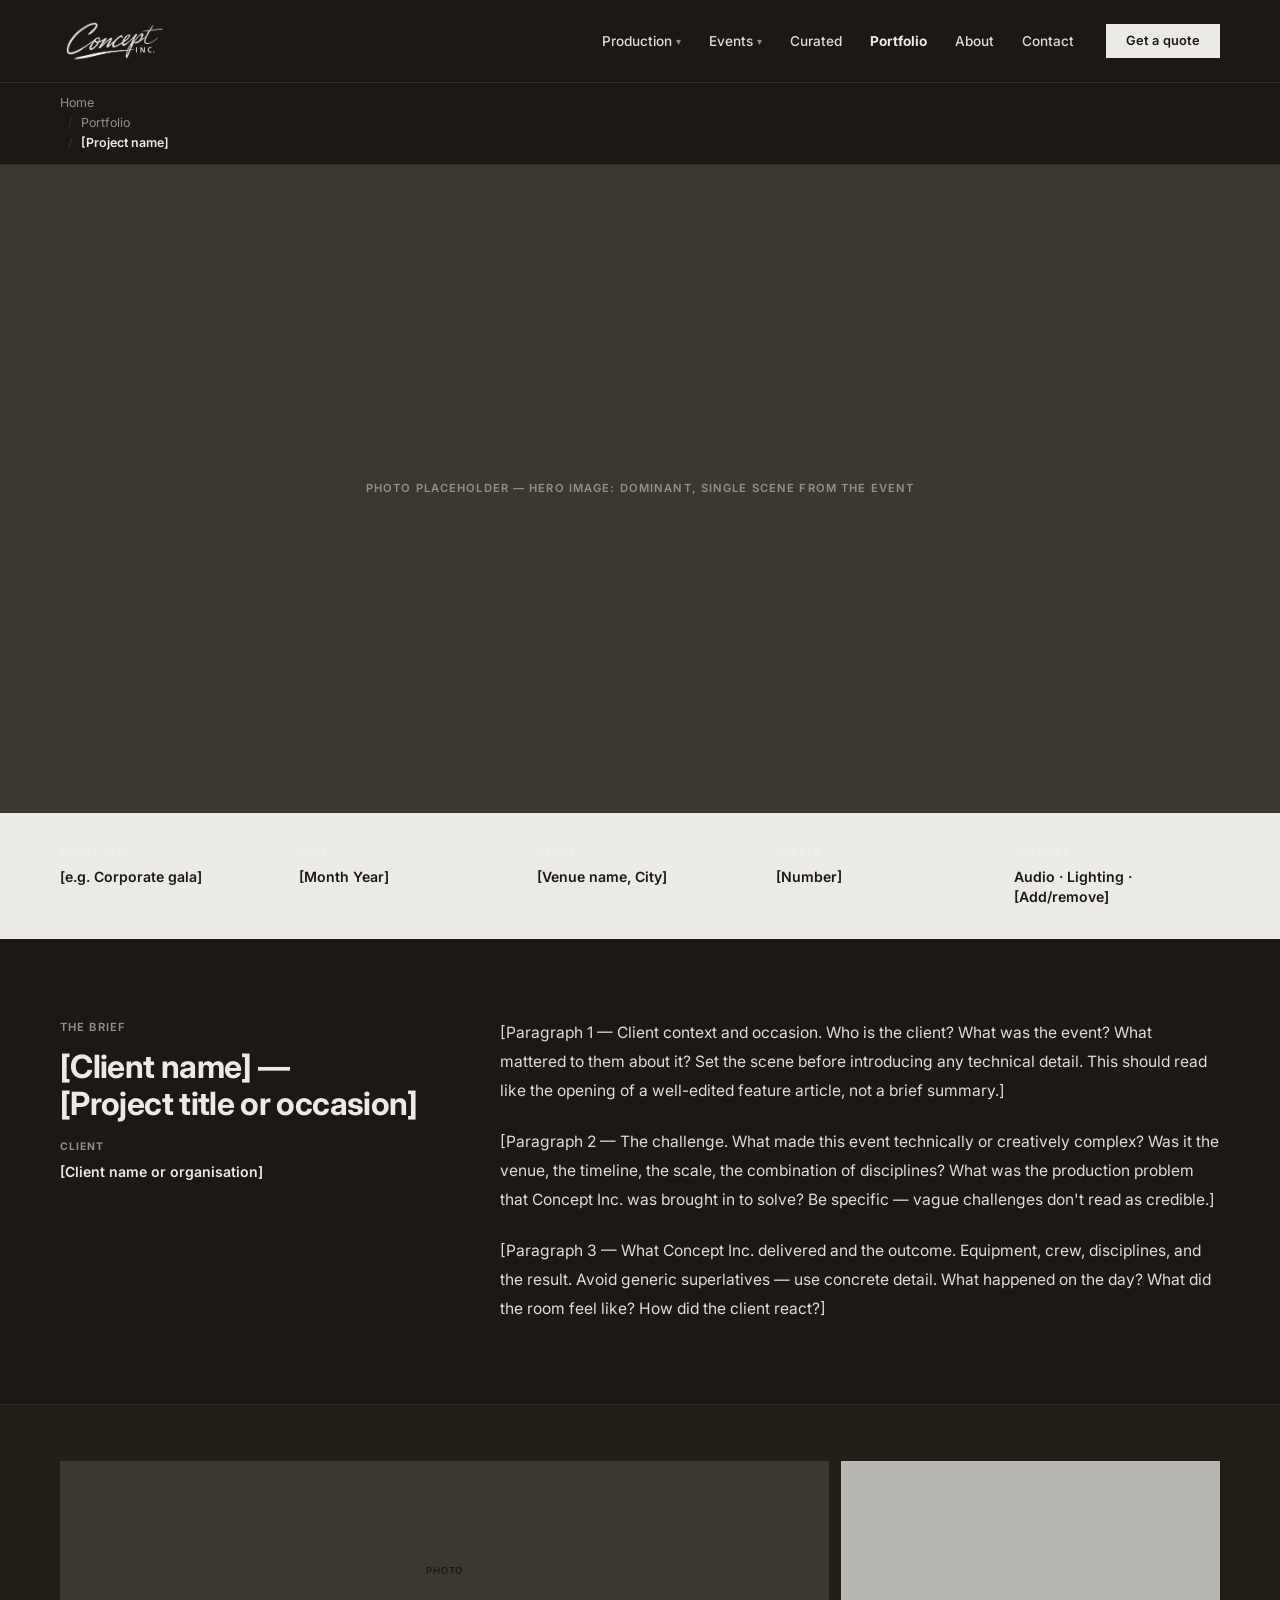
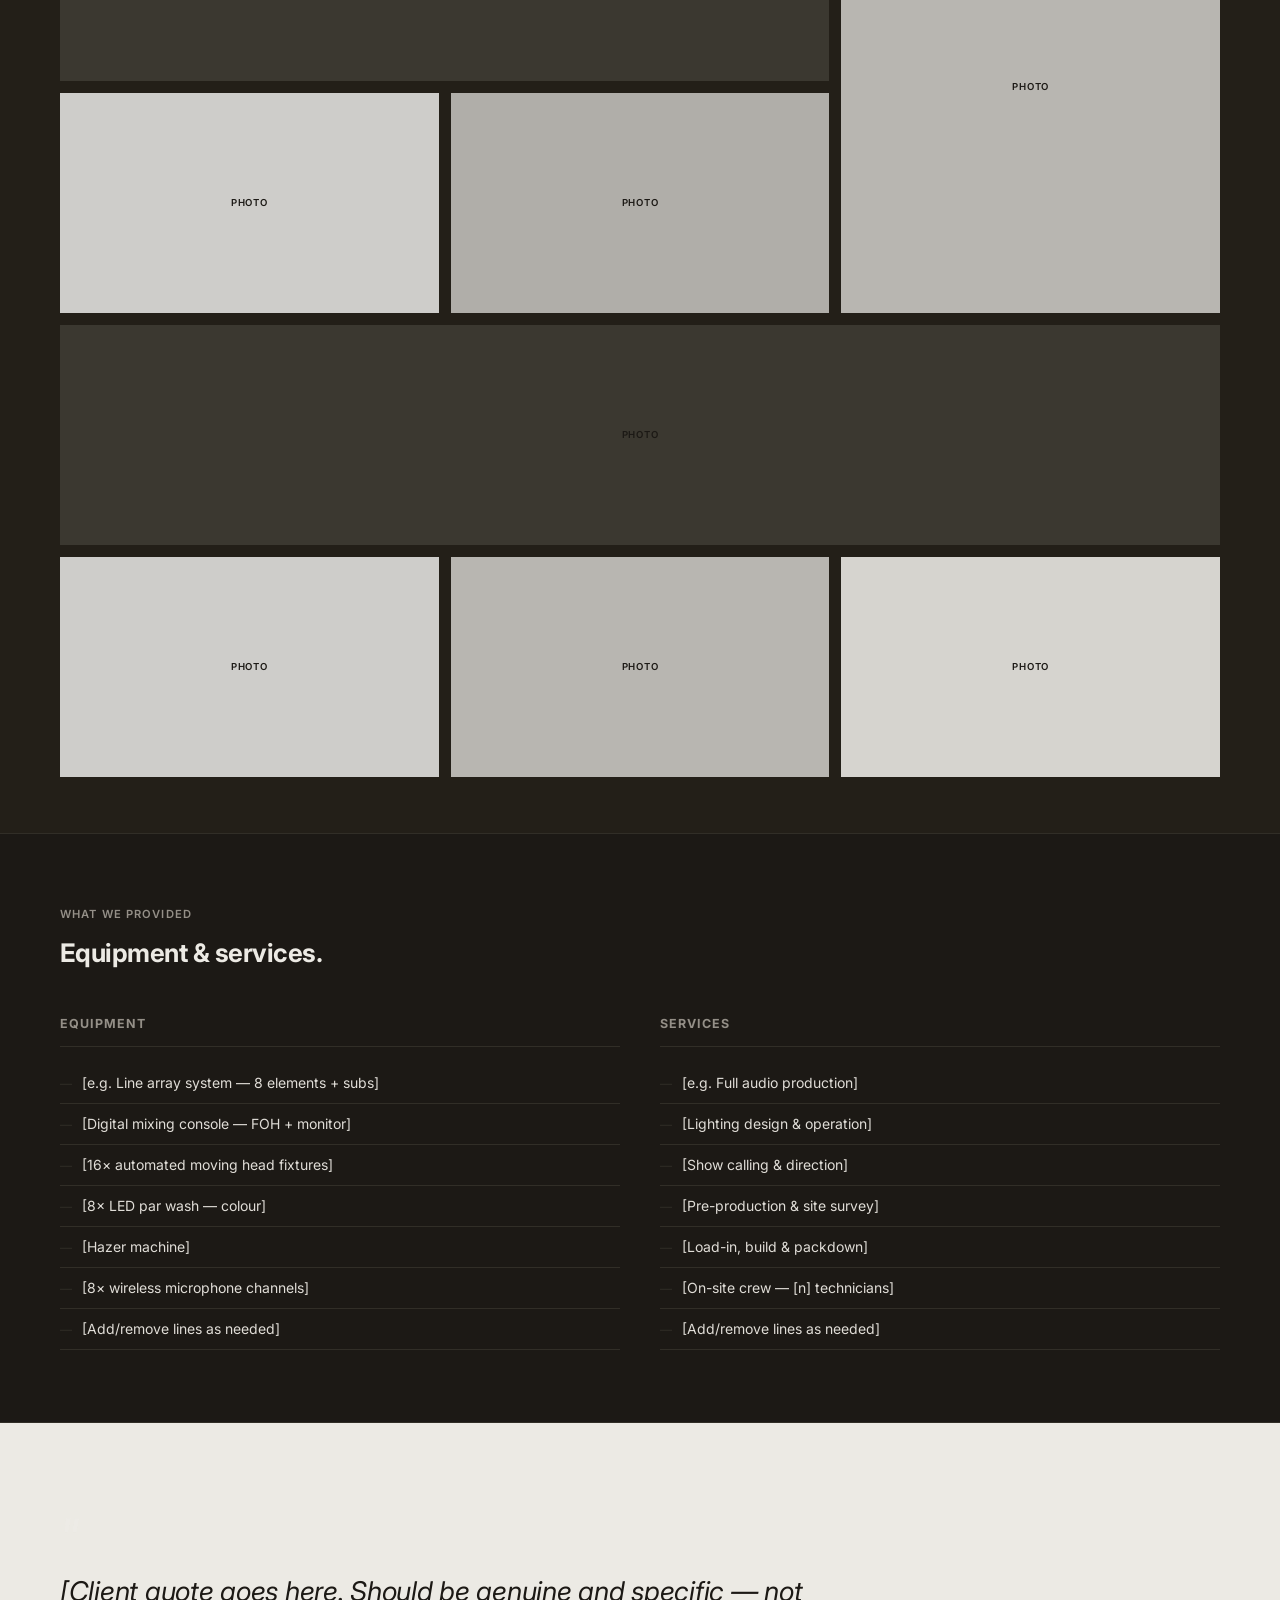
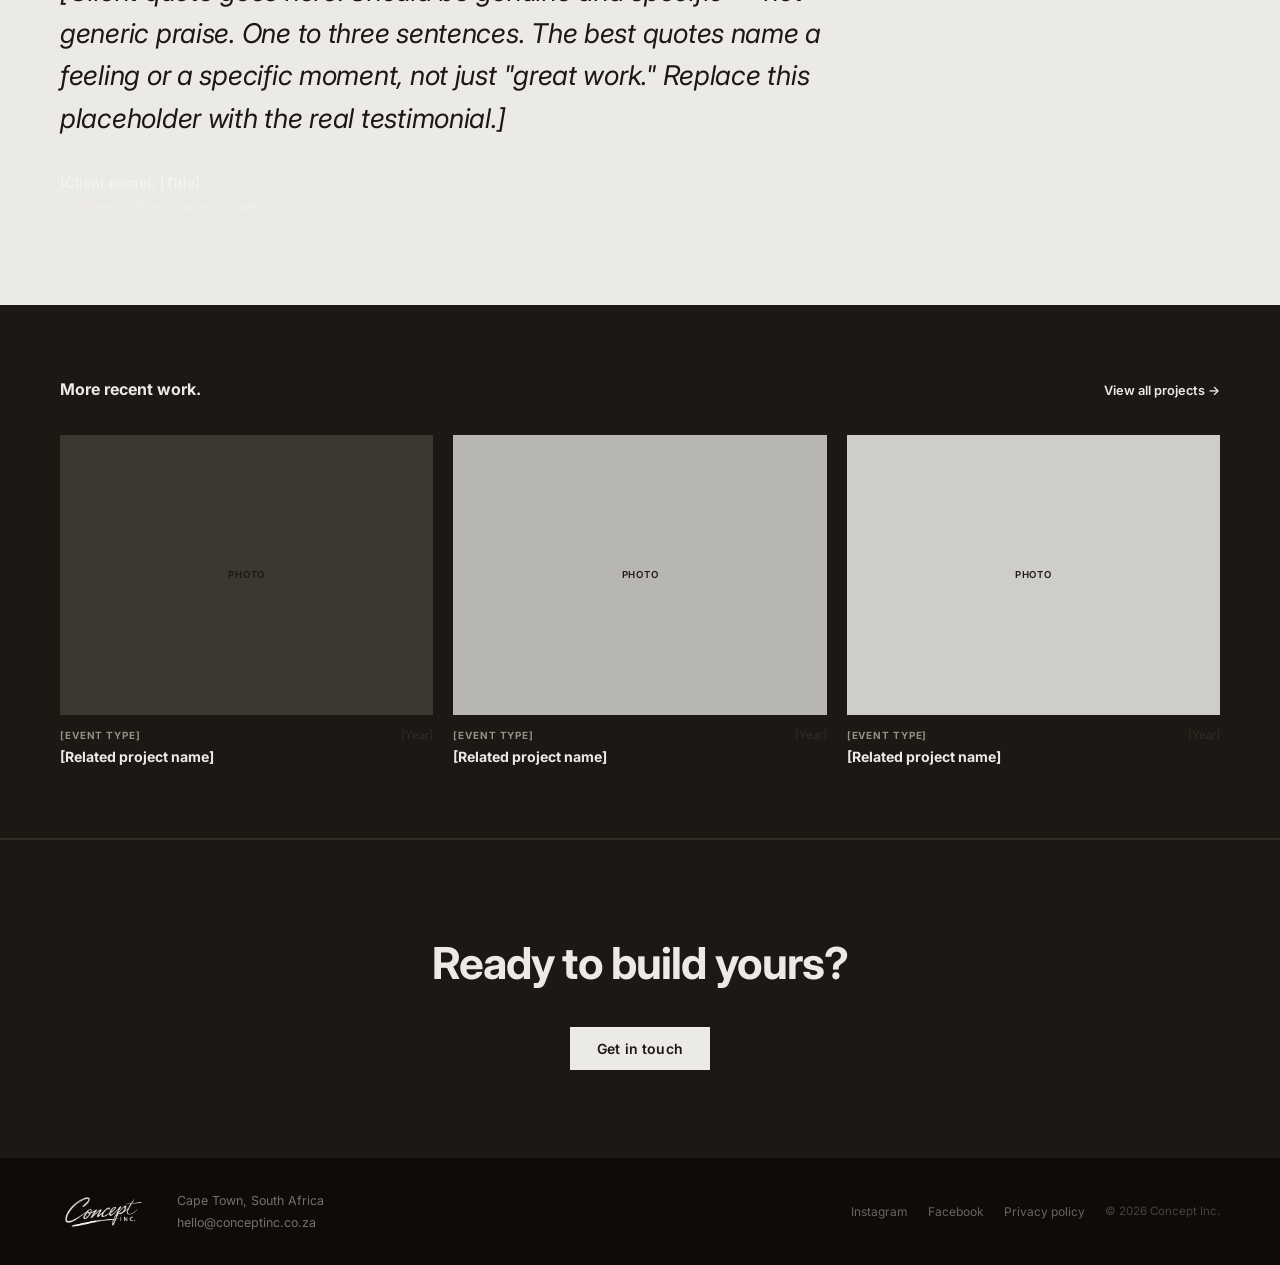
<file: portfolio/sample-project/index.html>
<!DOCTYPE html>
<html lang="en" class="dark">
<head>
  <meta charset="UTF-8">
  <meta name="viewport" content="width=device-width, initial-scale=1.0">
  <title>[Project name] — Portfolio — Concept Inc.</title>
  <meta name="description" content="[One-sentence project description for SEO. Replace per case study.]">
  <link rel="preconnect" href="https://fonts.googleapis.com">
  <link rel="preconnect" href="https://fonts.gstatic.com" crossorigin>
  <link href="https://fonts.googleapis.com/css2?family=Inter:ital,wght@0,400;0,500;0,600;0,700;1,700&display=swap" rel="stylesheet">
  <link rel="stylesheet" href="../../shared/styles.css">

  <style>
    /*
     * Portfolio case study template — cs-* class prefix.
     * Duplicate this file for each project. Replace all [bracketed] content.
     * Tone: editorial, quiet. Zero orange. The photography does the work.
     */

    /* =============================================
       BREADCRUMB BAR
       ============================================= */
    .breadcrumb-bar {
      background-color: var(--off-white);
      border-bottom: 1px solid var(--light-grey);
      padding: 0.65rem 0;
    }

    .breadcrumb ol {
      display: flex;
      list-style: none;
      flex-wrap: wrap;
      gap: 0;
      align-items: center;
    }

    .breadcrumb li {
      font-size: 0.78rem;
      color: var(--mid-grey);
      display: flex;
      align-items: center;
    }

    .breadcrumb li + li::before {
      content: '/';
      margin: 0 0.5rem;
      color: var(--light-grey);
    }

    .breadcrumb a {
      color: var(--mid-grey);
      text-decoration: none;
    }

    .breadcrumb a:hover { color: var(--black); }

    .breadcrumb li[aria-current] {
      color: var(--black);
      font-weight: 600;
    }

    /* =============================================
       HERO — pure image, no overlay text.
       Full-bleed. The photo opens the story.
       ============================================= */
    .cs-hero {
      width: 100%;
      min-height: 60vh;
      background-color: var(--placeholder);
      display: flex;
      align-items: center;
      justify-content: center;
      color: var(--mid-grey);
      font-size: 0.7rem;
      font-weight: 600;
      letter-spacing: 0.1em;
      text-transform: uppercase;
    }

    @media (min-width: 768px) { .cs-hero { min-height: 72vh; } }

    /* =============================================
       METADATA STRIP
       Brand black. 5 data points. Flex row on desktop.
       ============================================= */
    .cs-meta {
      background-color: var(--black);
      padding: 2rem 0;
      border-bottom: 1px solid rgba(250, 250, 247, 0.08);
    }

    .cs-meta-list {
      display: grid;
      grid-template-columns: repeat(2, 1fr);
      gap: 1.5rem 1rem;
    }

    @media (min-width: 768px) {
      .cs-meta-list {
        display: flex;
        align-items: stretch;
        gap: 0;
      }

      .cs-meta-item {
        flex: 1;
        padding: 0 2rem;
        border-right: 1px solid rgba(250, 250, 247, 0.1);
      }

      .cs-meta-item:first-child { padding-left: 0; }
      .cs-meta-item:last-child  { border-right: none; }
    }

    .cs-meta-label {
      display: block;
      font-size: 0.62rem;
      font-weight: 700;
      letter-spacing: 0.1em;
      text-transform: uppercase;
      color: rgba(250, 250, 247, 0.3);
      margin-bottom: 0.4rem;
    }

    .cs-meta-value {
      font-size: 0.88rem;
      font-weight: 600;
      color: var(--off-white);
      line-height: 1.4;
    }

    /* =============================================
       BRIEF — editorial, 2-col on desktop.
       Left: project name + client. Right: body copy.
       ============================================= */
    .cs-brief {
      padding: 5rem 0;
      background-color: var(--off-white);
      border-bottom: 1px solid var(--light-grey);
    }

    .cs-brief-inner {
      display: grid;
      grid-template-columns: 1fr;
      gap: 2.5rem;
    }

    @media (min-width: 768px) {
      .cs-brief-inner {
        grid-template-columns: 1fr 2fr;
        gap: 5rem;
        align-items: start;
      }
    }

    .cs-brief-title .section-label {
      margin-bottom: 0.75rem;
    }

    .cs-brief-title h2 {
      font-size: clamp(1.3rem, 3.5vw, 2rem);
      font-weight: 700;
      color: var(--black);
      letter-spacing: -0.02em;
      line-height: 1.15;
      margin-bottom: 1rem;
    }

    .cs-client-label {
      font-size: 0.65rem;
      font-weight: 700;
      letter-spacing: 0.09em;
      text-transform: uppercase;
      color: var(--mid-grey);
      display: block;
      margin-bottom: 0.2rem;
    }

    .cs-client-name {
      font-size: 0.88rem;
      font-weight: 600;
      color: var(--black);
    }

    .cs-brief-body p {
      font-size: 0.975rem;
      color: var(--soft-black);
      line-height: 1.85;
      margin-bottom: 1.4rem;
    }

    .cs-brief-body p:last-child { margin-bottom: 0; }

    /* =============================================
       IMAGE GALLERY
       Magazine-style grid. 8 images.
       Specific nth-child spans kick in at 640px+.
       ============================================= */
    .cs-gallery-section {
      padding: 3.5rem 0;
      background-color: var(--soft-grey);
      border-bottom: 1px solid var(--light-grey);
    }

    .cs-gallery {
      display: grid;
      grid-template-columns: 1fr;
      grid-auto-rows: 220px;
      gap: 0.75rem;
    }

    @media (min-width: 640px) {
      .cs-gallery {
        grid-template-columns: repeat(3, 1fr);
        grid-auto-rows: 220px;
      }

      /* Image 1: landscape — 2 cols wide */
      .cs-gallery > *:nth-child(1) { grid-column: span 2; }

      /* Image 2: portrait — 2 rows tall */
      .cs-gallery > *:nth-child(2) { grid-row: span 2; }

      /* Image 5: full-width panoramic */
      .cs-gallery > *:nth-child(5) { grid-column: span 3; }
    }

    .cs-gal-item {
      background-color: var(--placeholder);
      display: flex;
      align-items: center;
      justify-content: center;
      color: var(--off-white);
      font-size: 0.6rem;
      font-weight: 600;
      letter-spacing: 0.08em;
      text-transform: uppercase;
      overflow: hidden;
    }

    /* Vary shades across gallery items to suggest photo variety */
    .cs-gal-item:nth-child(2) { background-color: #B8B6B1; }
    .cs-gal-item:nth-child(3) { background-color: #CECDCA; }
    .cs-gal-item:nth-child(4) { background-color: #B0AEA9; }
    .cs-gal-item:nth-child(6) { background-color: #CECDCA; }
    .cs-gal-item:nth-child(7) { background-color: #B8B6B1; }
    .cs-gal-item:nth-child(8) { background-color: #D6D4CF; }

    /* =============================================
       WHAT WE PROVIDED
       Two-column: Equipment | Services.
       ============================================= */
    .cs-provided {
      padding: 4.5rem 0;
      background-color: var(--off-white);
      border-bottom: 1px solid var(--light-grey);
    }

    .cs-provided > .container > .section-label {
      margin-bottom: 0.6rem;
    }

    .cs-provided > .container > h2 {
      font-size: clamp(1.2rem, 3vw, 1.6rem);
      font-weight: 700;
      color: var(--black);
      letter-spacing: -0.02em;
      margin-bottom: 2.5rem;
    }

    .cs-provided-grid {
      display: grid;
      grid-template-columns: 1fr;
      gap: 2.5rem;
    }

    @media (min-width: 640px) {
      .cs-provided-grid { grid-template-columns: repeat(2, 1fr); }
    }

    .cs-provided-col h3 {
      font-size: 0.78rem;
      font-weight: 700;
      letter-spacing: 0.08em;
      text-transform: uppercase;
      color: var(--mid-grey);
      margin-bottom: 1rem;
      padding-bottom: 0.75rem;
      border-bottom: 1px solid var(--light-grey);
    }

    .cs-provided-list {
      list-style: none;
    }

    .cs-provided-list li {
      font-size: 0.875rem;
      color: var(--soft-black);
      padding: 0.55rem 0;
      border-bottom: 1px solid var(--light-grey);
      display: flex;
      align-items: baseline;
      gap: 0.6rem;
    }

    .cs-provided-list li::before {
      content: '—';
      color: var(--light-grey);
      flex-shrink: 0;
      font-size: 0.75rem;
    }

    /* =============================================
       PULL QUOTE
       Brand black. Large italic Inter.
       ============================================= */
    .cs-quote {
      background-color: var(--black);
      padding: 5.5rem 0;
      border-bottom: 1px solid rgba(250, 250, 247, 0.08);
    }

    .cs-quote-inner {
      max-width: 780px;
    }

    .cs-quote-mark {
      display: block;
      font-size: 3.5rem;
      line-height: 1;
      color: rgba(250, 250, 247, 0.12);
      margin-bottom: 0.25rem;
      margin-left: -0.05em;
      font-style: italic;
    }

    .cs-quote-text {
      font-size: clamp(1.15rem, 3.2vw, 1.7rem);
      font-style: italic;
      font-weight: 400;
      color: var(--off-white);
      line-height: 1.55;
      letter-spacing: -0.01em;
      margin-bottom: 2rem;
    }

    .cs-quote-attr {
      display: flex;
      flex-direction: column;
      gap: 0.2rem;
    }

    .cs-quote-name {
      font-size: 0.875rem;
      font-weight: 600;
      color: rgba(250, 250, 247, 0.55);
    }

    .cs-quote-role {
      font-size: 0.75rem;
      color: rgba(250, 250, 247, 0.28);
      letter-spacing: 0.02em;
    }

    /* =============================================
       RELATED WORK
       3 thumbnails. Same card logic as portfolio index.
       ============================================= */
    .cs-related {
      padding: 4.5rem 0;
      background-color: var(--off-white);
      border-bottom: 1px solid var(--light-grey);
    }

    .cs-related-header {
      display: flex;
      align-items: baseline;
      justify-content: space-between;
      margin-bottom: 2rem;
      gap: 1rem;
    }

    .cs-related-header h2 {
      font-size: 1rem;
      font-weight: 700;
      color: var(--black);
    }

    .cs-related-header a {
      font-size: 0.8rem;
      font-weight: 600;
      color: var(--black);
      text-decoration: none;
      white-space: nowrap;
      flex-shrink: 0;
    }

    .cs-related-header a::after { content: ' →'; }

    .cs-related-grid {
      display: grid;
      grid-template-columns: 1fr;
      gap: 1.25rem;
    }

    @media (min-width: 580px) {
      .cs-related-grid { grid-template-columns: repeat(3, 1fr); }
    }

    .cs-rel-card {
      display: flex;
      flex-direction: column;
      text-decoration: none;
    }

    .cs-rel-img {
      width: 100%;
      aspect-ratio: 4 / 3;
      background-color: var(--placeholder);
      display: flex;
      align-items: center;
      justify-content: center;
      color: var(--off-white);
      font-size: 0.6rem;
      font-weight: 600;
      letter-spacing: 0.08em;
      text-transform: uppercase;
      margin-bottom: 0.75rem;
    }

    .cs-rel-card:nth-child(2) .cs-rel-img { background-color: #B8B6B1; }
    .cs-rel-card:nth-child(3) .cs-rel-img { background-color: #CECDCA; }

    .cs-rel-meta {
      display: flex;
      align-items: baseline;
      justify-content: space-between;
      gap: 0.5rem;
      margin-bottom: 0.2rem;
    }

    .cs-rel-tag {
      font-size: 0.62rem;
      font-weight: 700;
      letter-spacing: 0.09em;
      text-transform: uppercase;
      color: var(--mid-grey);
    }

    .cs-rel-year {
      font-size: 0.7rem;
      color: var(--light-grey);
    }

    .cs-rel-name {
      font-size: 0.88rem;
      font-weight: 700;
      color: var(--black);
      line-height: 1.3;
    }

  </style>
</head>
<body>


  <!-- ============================================================
       HEADER
       ============================================================ -->
  <header class="site-header">
    <div class="container">

      <a href="/" class="wordmark" aria-label="Concept Inc. home">
        <img src="../../assets/logo v1 light.png" alt="Concept Inc." class="wordmark-img">
      </a>

      <div class="header-right">

        <nav aria-label="Primary navigation">
          <ul class="site-nav">
            <li class="has-dropdown">
              <a href="/production" class="dropdown-toggle">Production <span class="chevron" aria-hidden="true">▾</span></a>
              <ul class="dropdown">
                <li><a href="/production#audio">Audio</a></li>
                <li><a href="/production#lighting">Lighting</a></li>
                <li><a href="/production#visual">Visual</a></li>
                <li><a href="/production#full-production">Full Production</a></li>
              </ul>
            </li>
            <li class="has-dropdown">
              <a href="#" class="dropdown-toggle">Events <span class="chevron" aria-hidden="true">▾</span></a>
              <ul class="dropdown">
                <li><a href="/packages/weddings">Weddings</a></li>
                <li><a href="/packages/corporate">Corporate</a></li>
                <li><a href="/packages/gear-hire">Gear hire</a></li>
                <li><a href="/packages/bespoke">Bespoke quote</a></li>
              </ul>
            </li>
            <li><a href="/curated">Curated</a></li>
            <li><a href="/portfolio" aria-current="page">Portfolio</a></li>
            <li><a href="/about">About</a></li>
            <li><a href="/contact">Contact</a></li>
          </ul>
        </nav>

        <div class="header-actions">
          <a href="/contact" class="btn btn-black btn-sm header-quote">Get a quote</a>
          <span class="mobile-toggle" aria-label="Open menu">Menu</span>
        </div>

      </div>

    </div>
  </header>


  <!-- ============================================================
       BREADCRUMB
       ============================================================ -->
  <nav class="breadcrumb-bar" aria-label="Breadcrumb">
    <div class="container">
      <ol class="breadcrumb">
        <li><a href="/">Home</a></li>
        <li><a href="/portfolio">Portfolio</a></li>
        <li aria-current="page">[Project name]</li>
      </ol>
    </div>
  </nav>


  <!-- ============================================================
       HERO — pure image, no text.
       Replace with a full-bleed photograph per project.
       ============================================================ -->
  <div class="cs-hero" role="img" aria-label="Hero image — [Project name]">
    PHOTO PLACEHOLDER — Hero image: dominant, single scene from the event
  </div>


  <!-- ============================================================
       METADATA STRIP
       5 data points. Brand black.
       ============================================================ -->
  <aside class="cs-meta" aria-label="Project details">
    <div class="container">
      <dl class="cs-meta-list">

        <div class="cs-meta-item">
          <dt class="cs-meta-label">Event type</dt>
          <dd class="cs-meta-value">[e.g. Corporate gala]</dd>
        </div>

        <div class="cs-meta-item">
          <dt class="cs-meta-label">Date</dt>
          <dd class="cs-meta-value">[Month Year]</dd>
        </div>

        <div class="cs-meta-item">
          <dt class="cs-meta-label">Venue</dt>
          <dd class="cs-meta-value">[Venue name, City]</dd>
        </div>

        <div class="cs-meta-item">
          <dt class="cs-meta-label">Guests</dt>
          <dd class="cs-meta-value">[Number]</dd>
        </div>

        <div class="cs-meta-item">
          <dt class="cs-meta-label">Services</dt>
          <dd class="cs-meta-value">Audio · Lighting · [Add/remove]</dd>
        </div>

      </dl>
    </div>
  </aside>


  <!-- ============================================================
       BRIEF — 2-col editorial layout.
       Left: project name + client. Right: body paragraphs.
       ============================================================ -->
  <section class="cs-brief" aria-label="Project brief">
    <div class="container">
      <div class="cs-brief-inner">

        <!-- Left: identity -->
        <div class="cs-brief-title">
          <p class="section-label">The brief</p>
          <h2>[Client name] —<br>[Project title or occasion]</h2>
          <span class="cs-client-label">Client</span>
          <span class="cs-client-name">[Client name or organisation]</span>
        </div>

        <!-- Right: story -->
        <div class="cs-brief-body">
          <p>
            [Paragraph 1 — Client context and occasion. Who is the client?
            What was the event? What mattered to them about it? Set the scene
            before introducing any technical detail. This should read like the
            opening of a well-edited feature article, not a brief summary.]
          </p>
          <p>
            [Paragraph 2 — The challenge. What made this event technically or
            creatively complex? Was it the venue, the timeline, the scale, the
            combination of disciplines? What was the production problem that
            Concept Inc. was brought in to solve? Be specific — vague
            challenges don't read as credible.]
          </p>
          <p>
            [Paragraph 3 — What Concept Inc. delivered and the outcome.
            Equipment, crew, disciplines, and the result. Avoid generic
            superlatives — use concrete detail. What happened on the day?
            What did the room feel like? How did the client react?]
          </p>
        </div>

      </div>
    </div>
  </section>


  <!-- ============================================================
       IMAGE GALLERY — Magazine-style CSS grid.
       8 images. Specific nth-child spans create the layout:
         Image 1: 2-col landscape
         Image 2: 2-row portrait
         Image 5: 3-col panoramic
       All others: 1×1.
       ============================================================ -->
  <section class="cs-gallery-section" aria-label="Project gallery">
    <div class="container">

      <div class="cs-gallery">

        <div class="cs-gal-item" role="img" aria-label="Gallery photo 1">Photo</div>
        <div class="cs-gal-item" role="img" aria-label="Gallery photo 2">Photo</div>
        <div class="cs-gal-item" role="img" aria-label="Gallery photo 3">Photo</div>
        <div class="cs-gal-item" role="img" aria-label="Gallery photo 4">Photo</div>
        <div class="cs-gal-item" role="img" aria-label="Gallery photo 5 — panoramic">Photo</div>
        <div class="cs-gal-item" role="img" aria-label="Gallery photo 6">Photo</div>
        <div class="cs-gal-item" role="img" aria-label="Gallery photo 7">Photo</div>
        <div class="cs-gal-item" role="img" aria-label="Gallery photo 8">Photo</div>

      </div>

    </div>
  </section>


  <!-- ============================================================
       WHAT WE PROVIDED
       Equipment list + services list. Two columns.
       ============================================================ -->
  <section class="cs-provided" aria-label="Equipment and services">
    <div class="container">

      <p class="section-label">What we provided</p>
      <h2>Equipment &amp; services.</h2>

      <div class="cs-provided-grid">

        <!-- Equipment -->
        <div class="cs-provided-col">
          <h3>Equipment</h3>
          <ul class="cs-provided-list">
            <li>[e.g. Line array system — 8 elements + subs]</li>
            <li>[Digital mixing console — FOH + monitor]</li>
            <li>[16× automated moving head fixtures]</li>
            <li>[8× LED par wash — colour]</li>
            <li>[Hazer machine]</li>
            <li>[8× wireless microphone channels]</li>
            <li>[Add/remove lines as needed]</li>
          </ul>
        </div>

        <!-- Services -->
        <div class="cs-provided-col">
          <h3>Services</h3>
          <ul class="cs-provided-list">
            <li>[e.g. Full audio production]</li>
            <li>[Lighting design &amp; operation]</li>
            <li>[Show calling &amp; direction]</li>
            <li>[Pre-production &amp; site survey]</li>
            <li>[Load-in, build &amp; packdown]</li>
            <li>[On-site crew — [n] technicians]</li>
            <li>[Add/remove lines as needed]</li>
          </ul>
        </div>

      </div>

    </div>
  </section>


  <!-- ============================================================
       PULL QUOTE — large client testimonial.
       Brand black. Inter italic.
       ============================================================ -->
  <section class="cs-quote" aria-label="Client testimonial">
    <div class="container">
      <figure class="cs-quote-inner">

        <span class="cs-quote-mark" aria-hidden="true">"</span>

        <blockquote class="cs-quote-text">
          [Client quote goes here. Should be genuine and specific —
          not generic praise. One to three sentences. The best quotes
          name a feeling or a specific moment, not just "great work."
          Replace this placeholder with the real testimonial.]
        </blockquote>

        <figcaption class="cs-quote-attr">
          <span class="cs-quote-name">[Client name], [Title]</span>
          <span class="cs-quote-role">[Company] · [Event name or type]</span>
        </figcaption>

      </figure>
    </div>
  </section>


  <!-- ============================================================
       RELATED WORK — 3 other project thumbnails.
       Link to other case study pages once built.
       ============================================================ -->
  <section class="cs-related" aria-label="Related projects">
    <div class="container">

      <div class="cs-related-header">
        <h2>More recent work.</h2>
        <a href="/portfolio">View all projects</a>
      </div>

      <div class="cs-related-grid">

        <a href="/portfolio/[project-slug]" class="cs-rel-card">
          <div class="cs-rel-img" role="img" aria-label="Related project photo">Photo</div>
          <div class="cs-rel-meta">
            <span class="cs-rel-tag">[Event type]</span>
            <span class="cs-rel-year">[Year]</span>
          </div>
          <span class="cs-rel-name">[Related project name]</span>
        </a>

        <a href="/portfolio/[project-slug]" class="cs-rel-card">
          <div class="cs-rel-img" role="img" aria-label="Related project photo">Photo</div>
          <div class="cs-rel-meta">
            <span class="cs-rel-tag">[Event type]</span>
            <span class="cs-rel-year">[Year]</span>
          </div>
          <span class="cs-rel-name">[Related project name]</span>
        </a>

        <a href="/portfolio/[project-slug]" class="cs-rel-card">
          <div class="cs-rel-img" role="img" aria-label="Related project photo">Photo</div>
          <div class="cs-rel-meta">
            <span class="cs-rel-tag">[Event type]</span>
            <span class="cs-rel-year">[Year]</span>
          </div>
          <span class="cs-rel-name">[Related project name]</span>
        </a>

      </div>

    </div>
  </section>


  <!-- ============================================================
       FOOTER CTA
       ============================================================ -->
  <section class="footer-cta" aria-label="Get in touch">
    <div class="container">
      <h2>Ready to build yours?</h2>
      <a href="/contact" class="btn btn-black">Get in touch</a>
    </div>
  </section>


  <!-- ============================================================
       FOOTER
       ============================================================ -->
  <footer class="site-footer" aria-label="Site footer">
    <div class="container">

      <div class="footer-top">
        <a href="/" class="footer-wordmark" aria-label="Concept Inc. home">
          <img src="../../assets/logo v1 light.png" alt="Concept Inc." style="height:40px;width:auto;display:block;">
        </a>
        <p class="footer-meta">
          Cape Town, South Africa<br>
          hello@conceptinc.co.za
        </p>
      </div>

      <nav aria-label="Footer links">
        <div class="footer-links">
          <a href="#">Instagram</a>
          <a href="#">Facebook</a>
          <a href="#">Privacy policy</a>
          <span class="footer-copy">© 2026 Concept Inc.</span>
        </div>
      </nav>

    </div>
  </footer>


</body>
</html>
</file>
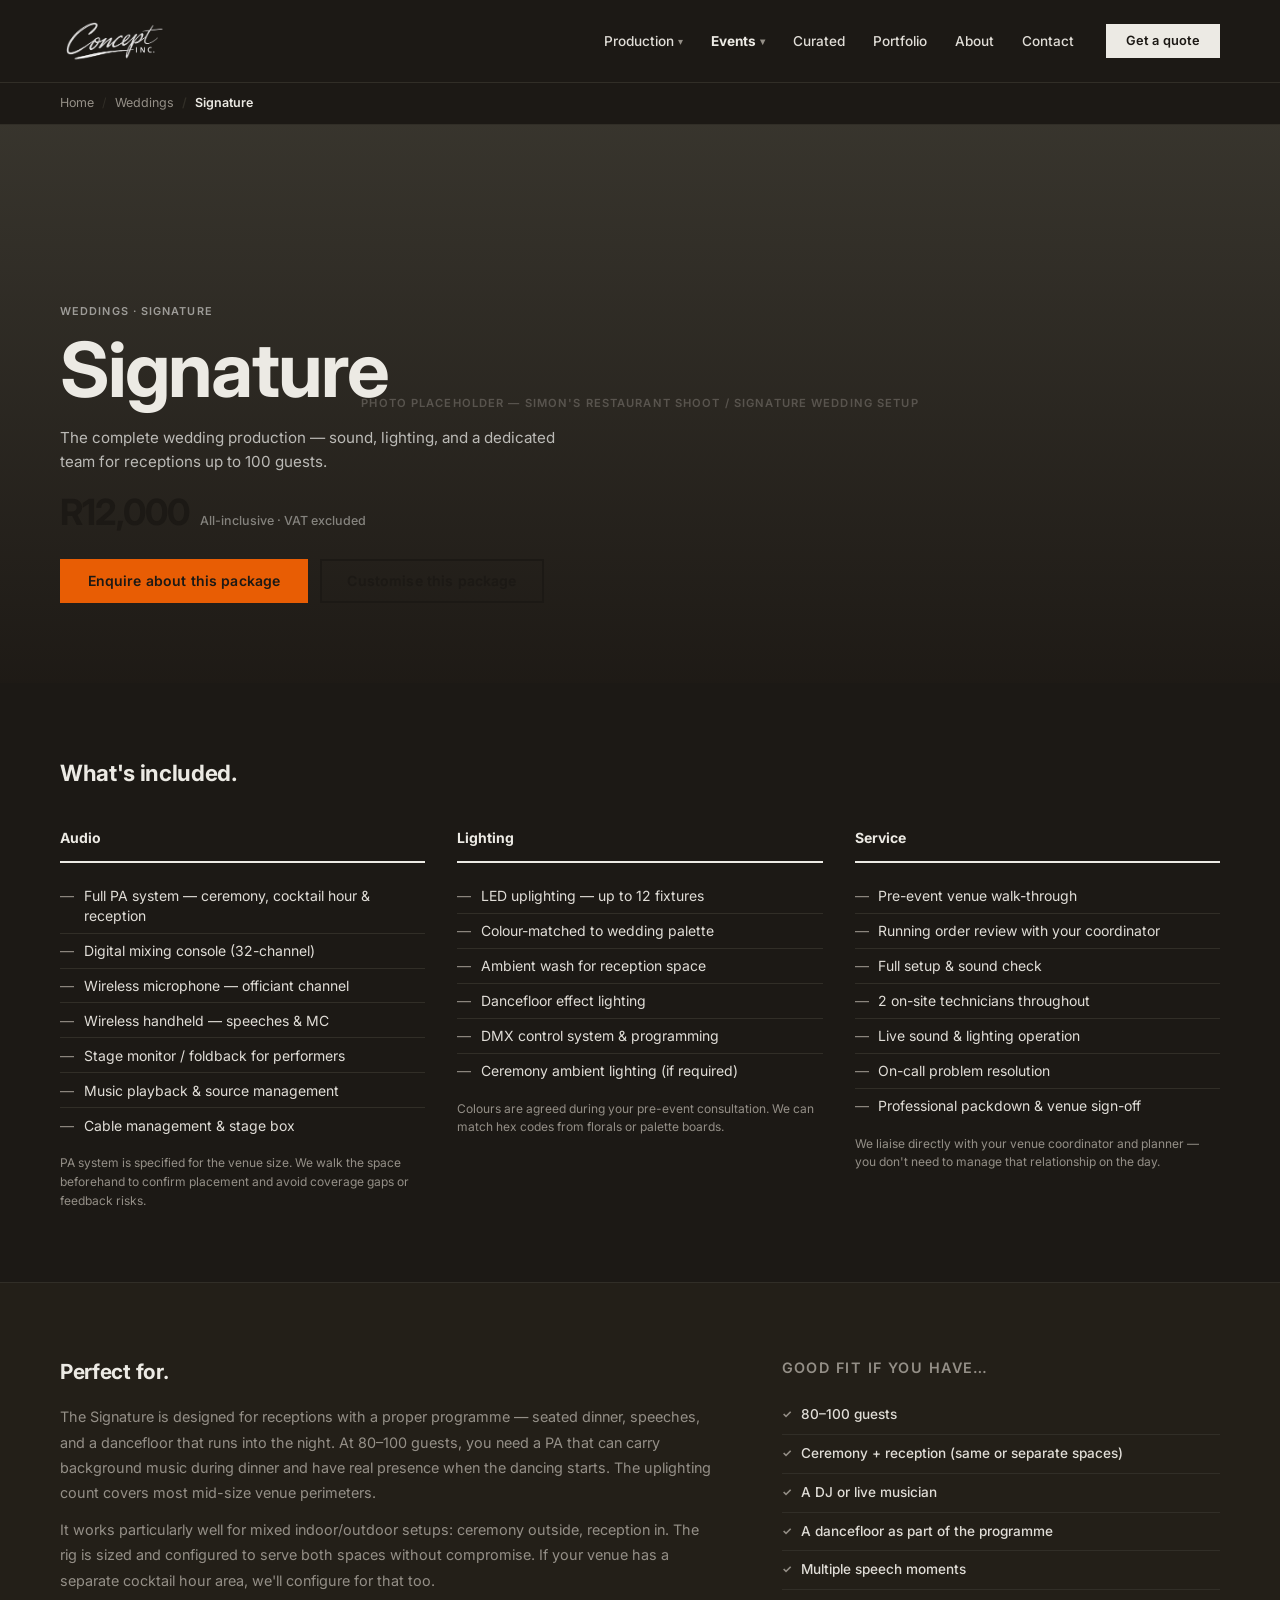
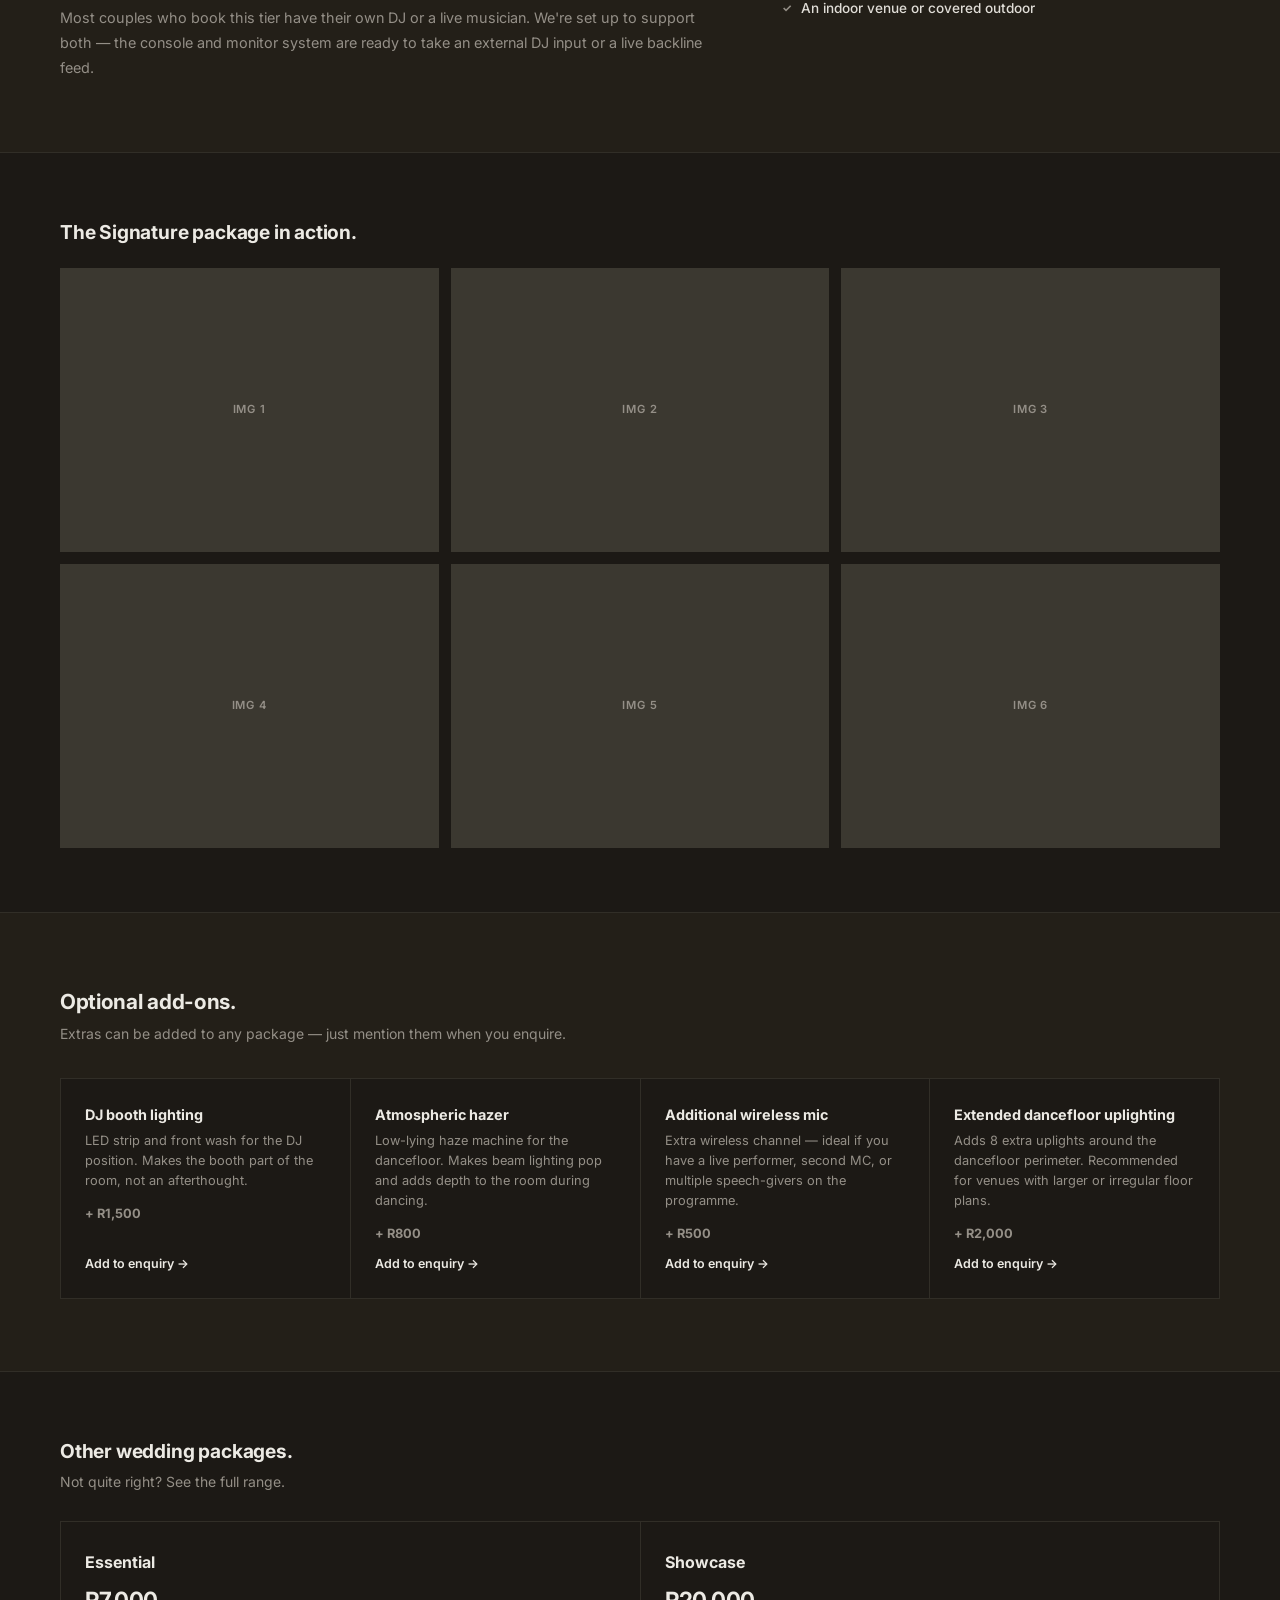
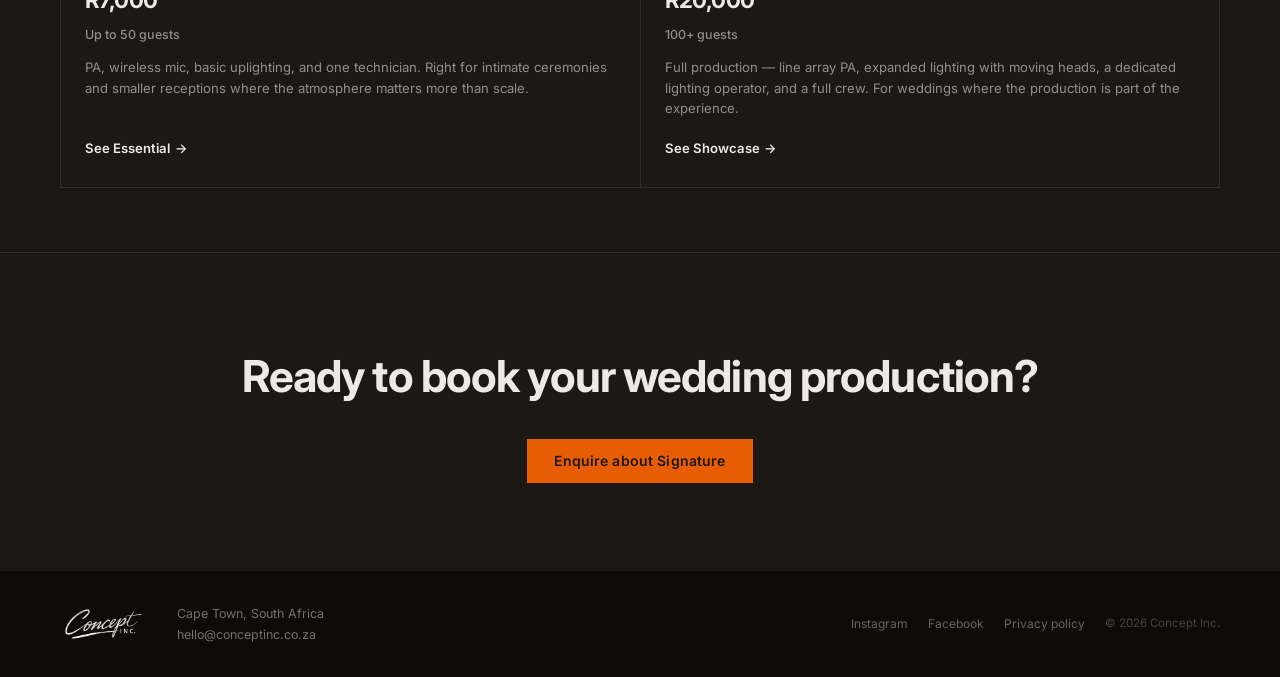
<file: packages/weddings/signature/index.html>
<!DOCTYPE html>
<html lang="en" class="dark">
<head>
  <meta charset="UTF-8">
  <meta name="viewport" content="width=device-width, initial-scale=1.0">
  <title>Signature Wedding Package — Concept Inc.</title>
  <meta name="description" content="The Signature wedding production package — full PA, lighting, and 2 on-site technicians for receptions up to 100 guests. From R12,000.">
  <link rel="preconnect" href="https://fonts.googleapis.com">
  <link rel="preconnect" href="https://fonts.gstatic.com" crossorigin>
  <link href="https://fonts.googleapis.com/css2?family=Inter:ital,wght@0,400;0,500;0,600;0,700;1,700&display=swap" rel="stylesheet">
  <link rel="stylesheet" href="../../../shared/styles.css">

  <style>
    /*
     * Package detail template — pkg-* classes are intentionally generic.
     * Duplicate this file for Essential, Showcase, Corporate, Gear hire, etc.
     * Change pkg-badge, pkg-name, pkg-price, copy, and included items.
     */

    /* =============================================
       BREADCRUMB BAR
       Sits between header and hero.
       ============================================= */
    .breadcrumb-bar {
      background-color: var(--off-white);
      border-bottom: 1px solid var(--light-grey);
      padding: 0.65rem 0;
    }

    .breadcrumb ol {
      display: flex;
      list-style: none;
      flex-wrap: wrap;
      gap: 0;
      align-items: center;
    }

    .breadcrumb li {
      font-size: 0.78rem;
      color: var(--mid-grey);
      display: flex;
      align-items: center;
    }

    .breadcrumb li + li::before {
      content: '/';
      margin: 0 0.5rem;
      color: var(--light-grey);
    }

    .breadcrumb a {
      color: var(--mid-grey);
      text-decoration: none;
    }

    .breadcrumb a:hover { color: var(--black); }

    .breadcrumb li[aria-current] {
      color: var(--black);
      font-weight: 600;
    }

    /* =============================================
       PACKAGE HERO
       Reuses .hero, .hero-bg, .hero-overlay from shared.
       Detail pages are shorter than landing-page heroes.
       ============================================= */
    .hero { min-height: 52vh; }
    @media (min-width: 768px) { .hero { min-height: 62vh; } }

    /* Package-specific content within the hero overlay */
    .pkg-badge {
      display: inline-block;
      font-size: 0.68rem;
      font-weight: 600;
      letter-spacing: 0.1em;
      text-transform: uppercase;
      color: rgba(250, 250, 247, 0.55);
      margin-bottom: 0.6rem;
    }

    .pkg-name {
      font-size: clamp(2rem, 6vw, 3.75rem);
      font-weight: 700;
      color: var(--off-white);
      letter-spacing: -0.025em;
      line-height: 1.05;
      margin-bottom: 0.65rem;
    }

    .pkg-positioning {
      font-size: 0.95rem;
      color: rgba(250, 250, 247, 0.7);
      line-height: 1.6;
      max-width: 500px;
      margin-bottom: 1.25rem;
    }

    .pkg-price-row {
      display: flex;
      align-items: baseline;
      gap: 0.75rem;
      margin-bottom: 1.75rem;
      flex-wrap: wrap;
    }

    .pkg-price {
      font-size: 2.25rem;
      font-weight: 700;
      color: var(--off-white);
      letter-spacing: -0.03em;
      line-height: 1;
    }

    .pkg-price-note {
      font-size: 0.78rem;
      color: rgba(250, 250, 247, 0.45);
      font-weight: 500;
    }

    /* =============================================
       WHAT'S INCLUDED
       3-column grid: Audio / Lighting / Service
       ============================================= */
    .pkg-details {
      padding: 4.5rem 0;
      background-color: var(--off-white);
      border-bottom: 1px solid var(--light-grey);
    }

    .pkg-details > .container > h2 {
      font-size: 1.4rem;
      font-weight: 700;
      color: var(--black);
      letter-spacing: -0.015em;
      margin-bottom: 2.25rem;
    }

    .pkg-details-grid {
      display: grid;
      grid-template-columns: 1fr;
      gap: 2.5rem;
    }

    @media (min-width: 768px) {
      .pkg-details-grid { grid-template-columns: repeat(3, 1fr); gap: 2rem; }
    }

    .pkg-col-heading {
      font-size: 0.875rem;
      font-weight: 700;
      color: var(--black);
      padding-bottom: 0.75rem;
      margin-bottom: 1rem;
      border-bottom: 2px solid var(--black);
    }

    .pkg-col-list {
      list-style: none;
    }

    .pkg-col-list li {
      font-size: 0.875rem;
      color: var(--soft-black);
      padding: 0.45rem 0;
      border-bottom: 1px solid var(--light-grey);
      display: flex;
      align-items: flex-start;
      gap: 0.6rem;
      line-height: 1.4;
    }

    .pkg-col-list li:last-child { border-bottom: none; }

    .pkg-col-list li::before {
      content: '—';
      color: var(--mid-grey);
      flex-shrink: 0;
      font-weight: 400;
    }

    .pkg-col-note {
      font-size: 0.75rem;
      color: var(--mid-grey);
      margin-top: 0.75rem;
      line-height: 1.55;
    }

    /* =============================================
       PERFECT FOR
       Soft-grey background. 2-col split on desktop.
       ============================================= */
    .pkg-for {
      padding: 4.5rem 0;
      background-color: var(--soft-grey);
      border-bottom: 1px solid var(--light-grey);
    }

    .pkg-for-grid {
      display: grid;
      grid-template-columns: 1fr;
      gap: 2rem;
    }

    @media (min-width: 768px) {
      .pkg-for-grid { grid-template-columns: 3fr 2fr; gap: 4rem; align-items: start; }
    }

    .pkg-for h2 {
      font-size: 1.3rem;
      font-weight: 700;
      color: var(--black);
      letter-spacing: -0.015em;
      margin-bottom: 1rem;
    }

    .pkg-for p {
      font-size: 0.9rem;
      color: var(--mid-grey);
      line-height: 1.75;
    }

    .pkg-for p + p { margin-top: 0.75rem; }

    /* Right column: quick-scan list */
    .pkg-for-checklist {
      list-style: none;
    }

    .pkg-for-checklist li {
      font-size: 0.85rem;
      color: var(--soft-black);
      font-weight: 500;
      padding: 0.5rem 0;
      border-bottom: 1px solid var(--light-grey);
      display: flex;
      align-items: center;
      gap: 0.6rem;
    }

    .pkg-for-checklist li:last-child { border-bottom: none; }

    .pkg-for-checklist li::before {
      content: '✓';
      font-size: 0.7rem;
      font-weight: 700;
      color: var(--mid-grey);
      flex-shrink: 0;
    }

    /* =============================================
       IMAGE GALLERY
       6 thumbnails — 2-col mobile, 3-col desktop
       ============================================= */
    .pkg-gallery {
      padding: 4rem 0;
      background-color: var(--off-white);
      border-bottom: 1px solid var(--light-grey);
    }

    .pkg-gallery h2 {
      font-size: 1.2rem;
      font-weight: 700;
      color: var(--black);
      letter-spacing: -0.01em;
      margin-bottom: 1.25rem;
    }

    .gallery-grid {
      display: grid;
      grid-template-columns: repeat(2, 1fr);
      gap: 0.75rem;
    }

    @media (min-width: 768px) {
      .gallery-grid { grid-template-columns: repeat(3, 1fr); }
    }

    .gallery-item .img-placeholder {
      aspect-ratio: 4 / 3;
      width: 100%;
    }

    /* =============================================
       ADD-ONS
       3-4 optional extras with name + desc + price
       ============================================= */
    .pkg-addons {
      padding: 4.5rem 0;
      background-color: var(--soft-grey);
      border-bottom: 1px solid var(--light-grey);
    }

    .pkg-addons-intro { margin-bottom: 2rem; }

    .pkg-addons-intro h2 {
      font-size: 1.3rem;
      font-weight: 700;
      color: var(--black);
      letter-spacing: -0.015em;
      margin-bottom: 0.3rem;
    }

    .pkg-addons-intro p {
      font-size: 0.875rem;
      color: var(--mid-grey);
    }

    .addon-grid {
      display: grid;
      grid-template-columns: 1fr;
      gap: 1px;
      background-color: var(--light-grey);
      border: 1px solid var(--light-grey);
    }

    @media (min-width: 600px) { .addon-grid { grid-template-columns: repeat(2, 1fr); } }
    @media (min-width: 900px) { .addon-grid { grid-template-columns: repeat(4, 1fr); } }

    .addon-item {
      background-color: var(--off-white);
      padding: 1.5rem;
      display: flex;
      flex-direction: column;
      gap: 0.35rem;
    }

    .addon-item h3 {
      font-size: 0.9rem;
      font-weight: 700;
      color: var(--black);
    }

    .addon-item p {
      font-size: 0.8rem;
      color: var(--mid-grey);
      line-height: 1.55;
      flex: 1;
    }

    .addon-price {
      font-size: 0.9rem;
      font-weight: 700;
      color: var(--black);
      margin-top: 0.5rem;
    }

    .addon-cta {
      font-size: 0.78rem;
      font-weight: 600;
      color: var(--black);
      text-decoration: none;
      margin-top: 0.25rem;
    }

    .addon-cta:hover { text-decoration: underline; }

    /* =============================================
       OTHER WEDDING PACKAGES
       Compact sibling cards — Essential + Showcase
       ============================================= */
    .pkg-siblings {
      padding: 4rem 0;
      background-color: var(--off-white);
    }

    .pkg-siblings h2 {
      font-size: 1.2rem;
      font-weight: 700;
      color: var(--black);
      letter-spacing: -0.01em;
      margin-bottom: 0.3rem;
    }

    .pkg-siblings .siblings-intro {
      font-size: 0.875rem;
      color: var(--mid-grey);
      margin-bottom: 1.75rem;
    }

    .siblings-grid {
      display: grid;
      grid-template-columns: 1fr;
      gap: 1px;
      background-color: var(--light-grey);
      border: 1px solid var(--light-grey);
    }

    @media (min-width: 600px) {
      .siblings-grid { grid-template-columns: repeat(2, 1fr); }
    }

    .sibling-card {
      background-color: var(--off-white);
      padding: 1.75rem 1.5rem;
      display: flex;
      flex-direction: column;
      gap: 0.3rem;
    }

    .sibling-tier {
      font-size: 1rem;
      font-weight: 700;
      color: var(--black);
    }

    .sibling-price {
      font-size: 1.4rem;
      font-weight: 700;
      color: var(--black);
      letter-spacing: -0.025em;
      margin: 0.1rem 0;
    }

    .sibling-guests {
      font-size: 0.78rem;
      color: var(--mid-grey);
      font-weight: 500;
      margin-bottom: 0.5rem;
    }

    .sibling-desc {
      font-size: 0.82rem;
      color: var(--mid-grey);
      line-height: 1.55;
      flex: 1;
    }

  </style>
</head>
<body>


  <!-- ============================================================
       HEADER
       ============================================================ -->
  <header class="site-header">
    <div class="container">

      <a href="/" class="wordmark" aria-label="Concept Inc. home">
        <img src="../../../assets/logo v1 light.png" alt="Concept Inc." class="wordmark-img">
      </a>

      <div class="header-right">

        <nav aria-label="Primary navigation">
          <ul class="site-nav">
            <li class="has-dropdown">
              <a href="/production" class="dropdown-toggle">Production <span class="chevron" aria-hidden="true">▾</span></a>
              <ul class="dropdown">
                <li><a href="/production#audio">Audio</a></li>
                <li><a href="/production#lighting">Lighting</a></li>
                <li><a href="/production#visual">Visual</a></li>
                <li><a href="/production#full-production">Full Production</a></li>
              </ul>
            </li>
            <li class="has-dropdown">
              <a href="#" class="dropdown-toggle" aria-current="page">Events <span class="chevron" aria-hidden="true">▾</span></a>
              <ul class="dropdown">
                <li><a href="/packages/weddings" aria-current="page">Weddings</a></li>
                <li><a href="/packages/corporate">Corporate</a></li>
                <li><a href="/packages/gear-hire">Gear hire</a></li>
                <li><a href="/packages/bespoke">Bespoke quote</a></li>
              </ul>
            </li>
            <li><a href="/curated">Curated</a></li>
            <li><a href="/portfolio">Portfolio</a></li>
            <li><a href="/about">About</a></li>
            <li><a href="/contact">Contact</a></li>
          </ul>
        </nav>

        <div class="header-actions">
          <a href="/contact" class="btn btn-black btn-sm header-quote">Get a quote</a>
          <span class="mobile-toggle" aria-label="Open menu">Menu</span>
        </div>

      </div>

    </div>
  </header>


  <!-- ============================================================
       BREADCRUMB
       Home / Weddings / Signature
       ============================================================ -->
  <div class="breadcrumb-bar">
    <div class="container">
      <nav class="breadcrumb" aria-label="Breadcrumb">
        <ol>
          <li><a href="/">Home</a></li>
          <li><a href="/packages/weddings">Weddings</a></li>
          <li aria-current="page">Signature</li>
        </ol>
      </nav>
    </div>
  </div>


  <!-- ============================================================
       PACKAGE HERO
       Large image (Simon's Restaurant shoot lives here).
       Name, price, positioning, and two CTAs overlaid at bottom.
       ============================================================ -->
  <section class="hero" aria-label="Signature package">

    <div class="hero-bg" aria-hidden="true" role="img">
      PHOTO PLACEHOLDER — Simon's Restaurant shoot / signature wedding setup
    </div>

    <div class="hero-overlay" aria-hidden="true"></div>

    <div class="hero-content">
      <p class="pkg-badge">Weddings · Signature</p>
      <h1 class="pkg-name">Signature</h1>
      <p class="pkg-positioning">
        The complete wedding production — sound, lighting, and a dedicated team
        for receptions up to 100 guests.
      </p>
      <div class="pkg-price-row">
        <span class="pkg-price">R12,000</span>
        <span class="pkg-price-note">All-inclusive &middot; VAT excluded</span>
      </div>
      <div class="hero-ctas">
        <!-- ORANGE #1: primary conversion action -->
        <a href="/contact?package=signature&type=wedding" class="btn btn-orange">Enquire about this package</a>
        <a href="/contact?package=signature&type=wedding&custom=true" class="btn btn-outline-light">Customise this package</a>
      </div>
    </div>

  </section>


  <!-- ============================================================
       WHAT'S INCLUDED
       Detailed breakdown: Audio / Lighting / Service
       ============================================================ -->
  <section class="pkg-details" aria-label="What's included">
    <div class="container">

      <h2>What's included.</h2>

      <div class="pkg-details-grid">

        <!-- Audio -->
        <div class="pkg-col" aria-label="Audio">
          <h3 class="pkg-col-heading">Audio</h3>
          <ul class="pkg-col-list">
            <li>Full PA system — ceremony, cocktail hour &amp; reception</li>
            <li>Digital mixing console (32-channel)</li>
            <li>Wireless microphone — officiant channel</li>
            <li>Wireless handheld — speeches &amp; MC</li>
            <li>Stage monitor / foldback for performers</li>
            <li>Music playback &amp; source management</li>
            <li>Cable management &amp; stage box</li>
          </ul>
          <p class="pkg-col-note">
            PA system is specified for the venue size. We walk the space beforehand
            to confirm placement and avoid coverage gaps or feedback risks.
          </p>
        </div>

        <!-- Lighting -->
        <div class="pkg-col" aria-label="Lighting">
          <h3 class="pkg-col-heading">Lighting</h3>
          <ul class="pkg-col-list">
            <li>LED uplighting — up to 12 fixtures</li>
            <li>Colour-matched to wedding palette</li>
            <li>Ambient wash for reception space</li>
            <li>Dancefloor effect lighting</li>
            <li>DMX control system &amp; programming</li>
            <li>Ceremony ambient lighting (if required)</li>
          </ul>
          <p class="pkg-col-note">
            Colours are agreed during your pre-event consultation. We can match
            hex codes from florals or palette boards.
          </p>
        </div>

        <!-- Service -->
        <div class="pkg-col" aria-label="Service">
          <h3 class="pkg-col-heading">Service</h3>
          <ul class="pkg-col-list">
            <li>Pre-event venue walk-through</li>
            <li>Running order review with your coordinator</li>
            <li>Full setup &amp; sound check</li>
            <li>2 on-site technicians throughout</li>
            <li>Live sound &amp; lighting operation</li>
            <li>On-call problem resolution</li>
            <li>Professional packdown &amp; venue sign-off</li>
          </ul>
          <p class="pkg-col-note">
            We liaise directly with your venue coordinator and planner —
            you don't need to manage that relationship on the day.
          </p>
        </div>

      </div>

    </div>
  </section>


  <!-- ============================================================
       PERFECT FOR
       Ideal use case — helps buyers self-qualify.
       ============================================================ -->
  <section class="pkg-for" aria-label="Perfect for">
    <div class="container">

      <div class="pkg-for-grid">

        <div>
          <h2>Perfect for.</h2>
          <p>
            The Signature is designed for receptions with a proper programme — seated dinner,
            speeches, and a dancefloor that runs into the night. At 80–100 guests, you need
            a PA that can carry background music during dinner and have real presence when
            the dancing starts. The uplighting count covers most mid-size venue perimeters.
          </p>
          <p>
            It works particularly well for mixed indoor/outdoor setups: ceremony outside,
            reception in. The rig is sized and configured to serve both spaces without
            compromise. If your venue has a separate cocktail hour area, we'll configure
            for that too.
          </p>
          <p>
            Most couples who book this tier have their own DJ or a live musician.
            We're set up to support both — the console and monitor system are ready
            to take an external DJ input or a live backline feed.
          </p>
        </div>

        <div>
          <p class="section-label" style="margin-bottom: 1rem;">Good fit if you have…</p>
          <ul class="pkg-for-checklist">
            <li>80–100 guests</li>
            <li>Ceremony + reception (same or separate spaces)</li>
            <li>A DJ or live musician</li>
            <li>A dancefloor as part of the programme</li>
            <li>Multiple speech moments</li>
            <li>An indoor venue or covered outdoor</li>
          </ul>
        </div>

      </div>

    </div>
  </section>


  <!-- ============================================================
       IMAGE GALLERY
       6 placeholder thumbnails — real photos from Simon's shoot.
       ============================================================ -->
  <section class="pkg-gallery" aria-label="Gallery">
    <div class="container">

      <h2>The Signature package in action.</h2>

      <div class="gallery-grid">
        <div class="gallery-item"><div class="img-placeholder">IMG 1</div></div>
        <div class="gallery-item"><div class="img-placeholder">IMG 2</div></div>
        <div class="gallery-item"><div class="img-placeholder">IMG 3</div></div>
        <div class="gallery-item"><div class="img-placeholder">IMG 4</div></div>
        <div class="gallery-item"><div class="img-placeholder">IMG 5</div></div>
        <div class="gallery-item"><div class="img-placeholder">IMG 6</div></div>
      </div>

    </div>
  </section>


  <!-- ============================================================
       ADD-ONS
       Optional extras — mentioned in enquiry or quoted separately.
       ============================================================ -->
  <section class="pkg-addons" aria-label="Optional add-ons">
    <div class="container">

      <div class="pkg-addons-intro">
        <h2>Optional add-ons.</h2>
        <p>Extras can be added to any package — just mention them when you enquire.</p>
      </div>

      <div class="addon-grid">

        <div class="addon-item">
          <h3>DJ booth lighting</h3>
          <p>LED strip and front wash for the DJ position. Makes the booth part of the room, not an afterthought.</p>
          <p class="addon-price">+ R1,500</p>
          <a href="/contact?package=signature&addon=dj-lighting" class="addon-cta">Add to enquiry →</a>
        </div>

        <div class="addon-item">
          <h3>Atmospheric hazer</h3>
          <p>Low-lying haze machine for the dancefloor. Makes beam lighting pop and adds depth to the room during dancing.</p>
          <p class="addon-price">+ R800</p>
          <a href="/contact?package=signature&addon=hazer" class="addon-cta">Add to enquiry →</a>
        </div>

        <div class="addon-item">
          <h3>Additional wireless mic</h3>
          <p>Extra wireless channel — ideal if you have a live performer, second MC, or multiple speech-givers on the programme.</p>
          <p class="addon-price">+ R500</p>
          <a href="/contact?package=signature&addon=wireless-mic" class="addon-cta">Add to enquiry →</a>
        </div>

        <div class="addon-item">
          <h3>Extended dancefloor uplighting</h3>
          <p>Adds 8 extra uplights around the dancefloor perimeter. Recommended for venues with larger or irregular floor plans.</p>
          <p class="addon-price">+ R2,000</p>
          <a href="/contact?package=signature&addon=extra-uplighting" class="addon-cta">Add to enquiry →</a>
        </div>

      </div>

    </div>
  </section>


  <!-- ============================================================
       OTHER WEDDING PACKAGES
       Compact comparison — Essential + Showcase
       ============================================================ -->
  <section class="pkg-siblings" aria-label="Other wedding packages">
    <div class="container">

      <h2>Other wedding packages.</h2>
      <p class="siblings-intro">Not quite right? See the full range.</p>

      <div class="siblings-grid">

        <div class="sibling-card">
          <p class="sibling-tier">Essential</p>
          <p class="sibling-price">R7,000</p>
          <p class="sibling-guests">Up to 50 guests</p>
          <p class="sibling-desc">
            PA, wireless mic, basic uplighting, and one technician.
            Right for intimate ceremonies and smaller receptions where
            the atmosphere matters more than scale.
          </p>
          <a href="/packages/weddings/essential" class="card-link">See Essential</a>
        </div>

        <div class="sibling-card">
          <p class="sibling-tier">Showcase</p>
          <p class="sibling-price">R20,000</p>
          <p class="sibling-guests">100+ guests</p>
          <p class="sibling-desc">
            Full production — line array PA, expanded lighting with moving heads,
            a dedicated lighting operator, and a full crew. For weddings where
            the production is part of the experience.
          </p>
          <a href="/packages/weddings/showcase" class="card-link">See Showcase</a>
        </div>

      </div>

    </div>
  </section>


  <!-- ============================================================
       FOOTER CTA BAND
       ============================================================ -->
  <section class="footer-cta" aria-label="Get in touch">
    <div class="container">
      <h2>Ready to book your wedding production?</h2>
      <!-- ORANGE #2 -->
      <a href="/contact?package=signature&type=wedding" class="btn btn-orange">Enquire about Signature</a>
    </div>
  </section>


  <!-- ============================================================
       FOOTER
       ============================================================ -->
  <footer class="site-footer" aria-label="Site footer">
    <div class="container">

      <div class="footer-top">
        <a href="/" class="footer-wordmark" aria-label="Concept Inc. home">
          <img src="../../../assets/logo v1 light.png" alt="Concept Inc." style="height:40px;width:auto;display:block;">
        </a>
        <p class="footer-meta">
          Cape Town, South Africa<br>
          hello@conceptinc.co.za
        </p>
      </div>

      <nav aria-label="Footer links">
        <div class="footer-links">
          <a href="#">Instagram</a>
          <a href="#">Facebook</a>
          <a href="#">Privacy policy</a>
          <span class="footer-copy">© 2026 Concept Inc.</span>
        </div>
      </nav>

    </div>
  </footer>


</body>
</html>
</file>
<file: styles.css>
/* ============================================================
   Concept Inc. — Homepage styles
   ============================================================ */

/* ============================================================
   CUSTOM PROPERTIES
   ============================================================ */
:root {
  --off-white:    #FAFAF7;
  --brand-black:  #1A1612;
  --burnt-orange: #E85D04;
  --soft-black:   #1A1A1A;
  --mid-grey:     #6B6B6B;
  --light-grey:   #E8E6E1;
  --magenta:      #C2185B;
  --cyan:         #0F7C7C;

  --container-max:  1200px;
  --container-pad:  1.5rem;
  --header-height:  72px;

  --ease-fast: 180ms ease;
  --ease:      260ms ease;
  --ease-slow: 440ms ease;
}

/* ============================================================
   RESET
   ============================================================ */
*, *::before, *::after { box-sizing: border-box; margin: 0; padding: 0; }
img, svg, video         { display: block; max-width: 100%; }
button                  { cursor: pointer; border: none; background: none; font: inherit; color: inherit; }
a                       { color: inherit; text-decoration: none; }
ul, ol                  { list-style: none; }
input, textarea, select { font: inherit; }

/* ============================================================
   BASE
   ============================================================ */
html {
  font-size: 16px;
  scroll-behavior: smooth;
  -webkit-font-smoothing: antialiased;
  -moz-osx-font-smoothing: grayscale;
}

body {
  font-family: 'Plus Jakarta Sans', system-ui, sans-serif;
  background-color: var(--off-white);
  color: var(--soft-black);
  line-height: 1.6;
  overflow-x: hidden;
}

body.nav-open { overflow: hidden; }

/* ============================================================
   LAYOUT
   ============================================================ */
.container {
  width: 100%;
  max-width: var(--container-max);
  margin: 0 auto;
  padding: 0 var(--container-pad);
}

/* ============================================================
   TYPOGRAPHY
   ============================================================ */
h1, h2, h3, h4 {
  font-family: 'Plus Jakarta Sans', sans-serif;
  line-height: 1.1;
  letter-spacing: -0.02em;
  color: var(--brand-black);
}

h1 { font-size: clamp(2rem, 6vw, 3.5rem);   font-weight: 700; }
h2 { font-size: clamp(1.65rem, 4vw, 2.25rem); font-weight: 700; line-height: 1.15; }
h3 { font-size: clamp(1.2rem, 2.5vw, 1.75rem); font-weight: 600; }
h4 { font-size: clamp(1.05rem, 2vw, 1.375rem); font-weight: 600; }

p  { font-size: 1.0625rem; line-height: 1.65; }

.eyebrow {
  display: block;
  font-size: 0.6875rem;
  font-weight: 700;
  letter-spacing: 0.12em;
  text-transform: uppercase;
}

/* ============================================================
   BUTTONS
   ============================================================ */
.btn {
  display: inline-flex;
  align-items: center;
  gap: 0.4rem;
  padding: 0.875rem 1.75rem;
  font-family: 'Plus Jakarta Sans', sans-serif;
  font-size: 0.875rem;
  font-weight: 600;
  letter-spacing: 0.01em;
  line-height: 1;
  border: 2px solid transparent;
  cursor: pointer;
  white-space: nowrap;
  transition: background-color var(--ease), border-color var(--ease),
              color var(--ease), transform var(--ease-fast), box-shadow var(--ease);
}

.btn-sm { padding: 0.6rem 1.25rem; font-size: 0.8125rem; }

/* Dark — header CTA, general dark-on-light */
.btn-dark {
  background-color: var(--brand-black);
  color: var(--off-white);
  border-color: var(--brand-black);
}
.btn-dark:hover {
  background-color: #2E2720;
  border-color: #2E2720;
  transform: translateY(-1px);
  box-shadow: 0 4px 16px rgba(26, 22, 18, 0.22);
}

/* Off-white — hero primary CTA (on dark background) */
.btn-offwhite {
  background-color: var(--off-white);
  color: var(--brand-black);
  border-color: var(--off-white);
}
.btn-offwhite:hover {
  background-color: transparent;
  color: var(--off-white);
  transform: translateY(-1px);
}

/* Outline light — secondary on dark backgrounds */
.btn-outline-light {
  background-color: transparent;
  color: var(--off-white);
  border-color: rgba(250, 250, 247, 0.5);
}
.btn-outline-light:hover {
  border-color: var(--off-white);
  background-color: rgba(250, 250, 247, 0.08);
}

/* Outline dark — on light backgrounds */
.btn-outline-dark {
  background-color: transparent;
  color: var(--brand-black);
  border-color: var(--brand-black);
}
.btn-outline-dark:hover {
  background-color: var(--brand-black);
  color: var(--off-white);
}

/* Orange — single conversion CTA (footer band) */
.btn-orange {
  background-color: var(--burnt-orange);
  color: var(--off-white);
  border-color: var(--burnt-orange);
}
.btn-orange:hover {
  background-color: #D05304;
  border-color: #D05304;
  transform: translateY(-2px);
  box-shadow: 0 6px 24px rgba(232, 93, 4, 0.35);
}

/* ============================================================
   HEADER
   ============================================================ */
.site-header {
  position: sticky;
  top: 0;
  z-index: 100;
  background-color: var(--off-white);
  border-bottom: 1px solid var(--light-grey);
  transition: box-shadow var(--ease);
}

.site-header.is-scrolled {
  box-shadow: 0 2px 20px rgba(26, 22, 18, 0.07);
}

.header-inner {
  display: flex;
  align-items: center;
  height: var(--header-height);
  gap: 1rem;
}

/* Logo */
.site-logo { display: flex; align-items: center; flex-shrink: 0; }

.logo-img { height: 42px; width: auto; }

/* Desktop nav — hidden until ≥768px */
.site-nav {
  display: none;
  align-items: center;
  margin-left: auto;
}

.nav-list {
  display: flex;
  align-items: center;
  gap: 0.15rem;
}

.nav-item { position: relative; }

.nav-link {
  display: inline-flex;
  align-items: center;
  gap: 0.25rem;
  padding: 0.5rem 0.8rem;
  font-size: 0.875rem;
  font-weight: 500;
  color: var(--soft-black);
  border-radius: 0;
  transition: color var(--ease-fast);
  white-space: nowrap;
  background: none;
  border: none;
  cursor: pointer;
  font-family: inherit;
  line-height: 1.2;
}

.nav-link:hover            { color: var(--brand-black); }
.nav-link[aria-current]    { color: var(--brand-black); font-weight: 700; }

/* Chevron icon on dropdown toggles */
.nav-chevron {
  width: 10px;
  height: 10px;
  flex-shrink: 0;
  stroke: currentColor;
  transition: transform var(--ease-fast);
  opacity: 0.5;
}
.has-dropdown:hover .nav-chevron,
.has-dropdown:focus-within .nav-chevron { transform: rotate(180deg); }

/* Dropdown panel */
.dropdown-menu {
  display: none;
  position: absolute;
  top: calc(100% + 10px);
  left: 0;
  background-color: var(--off-white);
  border: 1px solid var(--light-grey);
  min-width: 180px;
  padding: 0.5rem 0;
  box-shadow: 0 8px 28px rgba(26, 22, 18, 0.1);
  z-index: 200;
}

.has-dropdown:hover       .dropdown-menu,
.has-dropdown:focus-within .dropdown-menu { display: block; }

.dropdown-menu a {
  display: block;
  padding: 0.6rem 1.1rem;
  font-size: 0.8125rem;
  font-weight: 500;
  color: var(--soft-black);
  white-space: nowrap;
  transition: background-color var(--ease-fast), color var(--ease-fast);
}
.dropdown-menu a:hover {
  background-color: var(--light-grey);
  color: var(--brand-black);
}

/* Header right section */
.header-actions {
  display: flex;
  align-items: center;
  gap: 1rem;
  margin-left: auto;
}

/* Hide header CTA on mobile — it lives in the mobile nav panel instead */
.header-quote-cta { display: none; }

/* Hamburger — visible mobile only */
.hamburger {
  display: flex;
  flex-direction: column;
  justify-content: center;
  gap: 5px;
  width: 36px;
  height: 36px;
  padding: 8px 6px;
  border: 1px solid var(--light-grey);
  background: transparent;
  cursor: pointer;
  flex-shrink: 0;
}

.hamburger span {
  display: block;
  width: 100%;
  height: 1.5px;
  background-color: var(--brand-black);
  transition: transform var(--ease), opacity var(--ease);
  transform-origin: center;
}

.hamburger.is-open span:nth-child(1) { transform: translateY(6.5px) rotate(45deg); }
.hamburger.is-open span:nth-child(2) { opacity: 0; transform: scaleX(0); }
.hamburger.is-open span:nth-child(3) { transform: translateY(-6.5px) rotate(-45deg); }

/* ============================================================
   MOBILE NAV PANEL
   ============================================================ */
.mobile-nav {
  display: none;
  position: fixed;
  top: var(--header-height);
  left: 0;
  right: 0;
  background-color: var(--off-white);
  border-bottom: 1px solid var(--light-grey);
  box-shadow: 0 8px 32px rgba(26, 22, 18, 0.12);
  z-index: 99;
  overflow-y: auto;
  max-height: calc(100vh - var(--header-height));
}

.mobile-nav.is-open { display: block; }

.mobile-nav-inner { padding: 0 var(--container-pad) 2rem; }

.mobile-nav-section { border-bottom: 1px solid var(--light-grey); }

.mobile-nav-label {
  display: block;
  padding: 1.1rem 0 0.4rem;
  font-size: 0.6875rem;
  font-weight: 700;
  letter-spacing: 0.1em;
  text-transform: uppercase;
  color: var(--mid-grey);
}

.mobile-nav-section a {
  display: block;
  padding: 0.75rem 0;
  font-size: 0.9375rem;
  font-weight: 500;
  color: var(--brand-black);
  border-bottom: 1px solid var(--light-grey);
  transition: color var(--ease-fast);
}

.mobile-nav-section a:last-child { border-bottom: none; }
.mobile-nav-section a:hover { color: var(--burnt-orange); }

.mobile-nav-sub a {
  font-size: 0.875rem;
  color: var(--mid-grey);
  padding-left: 0.75rem;
}

.mobile-nav-ctas {
  padding: 1.5rem 0;
  display: flex;
  flex-direction: column;
  gap: 0.75rem;
}

/* ============================================================
   §2 — HERO
   ============================================================ */
.hero {
  position: relative;
  display: flex;
  align-items: flex-end;
  min-height: 85vh;
  overflow: hidden;
  /* Warm dark background — replace with event photography */
  background: linear-gradient(155deg, #2E2218 0%, var(--brand-black) 50%, #1C1210 100%);
}

/* TODO: real photo — swap in background-image here */
.hero-photo {
  position: absolute;
  inset: 0;
  background-size: cover;
  background-position: center 30%;
}

.hero-overlay {
  position: absolute;
  inset: 0;
  background: linear-gradient(
    to top,
    rgba(26, 22, 18, 0.93) 0%,
    rgba(26, 22, 18, 0.52) 48%,
    rgba(26, 22, 18, 0.12) 100%
  );
}

.hero-content {
  position: relative;
  z-index: 2;
  width: 100%;
  max-width: calc(var(--container-max) + 2 * var(--container-pad));
  margin: 0 auto;
  padding: 3rem var(--container-pad) 4.5rem;
}

.hero h1 {
  color: var(--off-white);
  font-size: clamp(2.1rem, 7vw, 3.75rem);
  max-width: 680px;
  margin-bottom: 1.25rem;
}

.hero-subhead {
  font-size: clamp(0.9375rem, 2vw, 1.0625rem);
  color: rgba(250, 250, 247, 0.72);
  line-height: 1.65;
  max-width: 500px;
  margin-bottom: 2.25rem;
}

.hero-ctas {
  display: flex;
  flex-wrap: wrap;
  gap: 0.75rem;
}

/* ============================================================
   §3 — PERSONA ROUTING ("What are you planning?")
   ============================================================ */
.persona-routing {
  padding: 5rem 0;
  background-color: var(--off-white);
  border-bottom: 1px solid var(--light-grey);
}

.persona-routing .section-intro { margin-bottom: 2.5rem; }

.persona-grid {
  display: grid;
  grid-template-columns: 1fr;
  gap: 1px;
  background-color: var(--light-grey);
  border: 1px solid var(--light-grey);
}

.persona-card {
  background-color: var(--off-white);
  padding: 2rem 1.75rem 2rem;
  display: flex;
  flex-direction: column;
  gap: 0.3rem;
  transition: transform var(--ease), box-shadow var(--ease);
  position: relative;
}

.persona-card:hover {
  z-index: 1;
  transform: translateY(-4px);
  box-shadow: 0 12px 36px rgba(26, 22, 18, 0.1);
}

.card-icon {
  width: 36px;
  height: 36px;
  margin-bottom: 0.9rem;
  color: var(--brand-black);
  flex-shrink: 0;
}

.persona-card h4 {
  color: var(--brand-black);
  letter-spacing: -0.015em;
}

.price-note {
  font-size: 0.8125rem;
  font-weight: 600;
  color: var(--mid-grey);
  letter-spacing: 0.02em;
  margin-bottom: 0.2rem;
}

.persona-card > p {
  font-size: 0.9375rem;
  color: var(--mid-grey);
  line-height: 1.55;
  margin-top: 0.2rem;
  flex: 1;
}

.card-cta {
  margin-top: 1.1rem;
  display: inline-flex;
  align-items: center;
  gap: 0.35rem;
  font-size: 0.8125rem;
  font-weight: 700;
  color: var(--brand-black);
  transition: gap var(--ease-fast);
}

.card-cta::after { content: '→'; }
.card-cta:hover  { gap: 0.6rem; }

/* ============================================================
   §4 — CREDIBILITY STRIP ("More than gear and crew.")
   ============================================================ */
.credibility {
  padding: 5.5rem 0;
  background-color: var(--off-white);
  border-bottom: 1px solid var(--light-grey);
}

.credibility-intro {
  margin-bottom: 3.5rem;
  max-width: 620px;
}

.credibility-intro .eyebrow {
  color: var(--mid-grey);
  margin-bottom: 0.9rem;
}

.cred-grid {
  display: grid;
  grid-template-columns: 1fr;
  gap: 2.5rem;
}

.cred-col h3 {
  font-size: 1.0625rem;
  font-weight: 700;
  color: var(--brand-black);
  border-top: 2px solid var(--brand-black);
  padding-top: 1rem;
  margin-bottom: 0.9rem;
  letter-spacing: -0.01em;
}

.cred-col > p {
  font-size: 0.9375rem;
  color: var(--mid-grey);
  line-height: 1.65;
  margin-bottom: 1.1rem;
}

.cred-list {
  display: flex;
  flex-direction: column;
  gap: 0.15rem;
}

.cred-list li {
  display: flex;
  gap: 0.6rem;
  font-size: 0.875rem;
  color: var(--mid-grey);
  padding: 0.2rem 0;
}

.cred-list li::before {
  content: '—';
  flex-shrink: 0;
  color: var(--light-grey);
}

/* ============================================================
   §5 — CURATED BAND
   ============================================================ */
.curated-band {
  background-color: var(--brand-black);
  padding: 6rem 0;
}

.curated-band .eyebrow {
  color: var(--burnt-orange); /* ORANGE #1 — single signal in this viewport */
  margin-bottom: 1.75rem;
}

.curated-band h2 {
  color: var(--off-white);
  font-size: clamp(1.75rem, 4.5vw, 2.75rem);
  max-width: 580px;
  margin-bottom: 1.25rem;
}

.curated-band p {
  color: rgba(250, 250, 247, 0.62);
  font-size: 1rem;
  line-height: 1.7;
  max-width: 480px;
  margin-bottom: 2.5rem;
}

/* ============================================================
   §6 — PORTFOLIO PREVIEW
   ============================================================ */
.portfolio-preview {
  padding: 5.5rem 0;
  background-color: var(--off-white);
}

.section-header {
  display: flex;
  align-items: baseline;
  justify-content: space-between;
  gap: 1rem;
  margin-bottom: 1.75rem;
}

.section-header h2 { margin-bottom: 0; }

.view-all {
  font-size: 0.875rem;
  font-weight: 700;
  color: var(--brand-black);
  display: inline-flex;
  align-items: center;
  gap: 0.35rem;
  flex-shrink: 0;
  white-space: nowrap;
  transition: gap var(--ease-fast);
}
.view-all:hover { gap: 0.6rem; }

.portfolio-grid {
  display: grid;
  grid-template-columns: repeat(2, 1fr);
  gap: 0.75rem;
}

.portfolio-item {}

.portfolio-img-wrap {
  overflow: hidden;
  aspect-ratio: 4 / 3;
  margin-bottom: 0.65rem;
  background-color: var(--light-grey);
}

/* Placeholder gradient — replace with <img> when photos arrive */
.portfolio-img-placeholder {
  width: 100%;
  height: 100%;
  display: block;
  transition: transform var(--ease-slow);
}

.portfolio-img-placeholder.shade-a { background: linear-gradient(135deg, #DDD9D4 0%, #C8C5BF 100%); }
.portfolio-img-placeholder.shade-b { background: linear-gradient(135deg, #C9C6C0 0%, #B8B5B0 100%); }
.portfolio-img-placeholder.shade-c { background: linear-gradient(135deg, #E0DDD8 0%, #CDCAC5 100%); }
.portfolio-img-placeholder.shade-d { background: linear-gradient(135deg, #D2CFC9 0%, #BFBDB8 100%); }

.portfolio-item:hover .portfolio-img-placeholder { transform: scale(1.04); }

.portfolio-caption {
  font-size: 0.8125rem;
  font-weight: 500;
  color: var(--mid-grey);
  line-height: 1.4;
}

/* ============================================================
   §7 — SOCIAL PROOF
   ============================================================ */
.social-proof {
  background-color: var(--brand-black);
  padding: 6rem 0;
}

.testimonial {
  max-width: 680px;
  margin: 0 auto 4rem;
  text-align: center;
}

.testimonial blockquote {
  font-family: 'Cormorant Garamond', Georgia, 'Times New Roman', serif;
  font-style: italic;
  font-size: clamp(1.2rem, 3vw, 1.6rem);
  color: var(--off-white);
  line-height: 1.55;
  margin-bottom: 1.5rem;
}

.quote-open { color: var(--burnt-orange); }

.testimonial cite {
  display: block;
  font-style: normal;
  font-family: 'Plus Jakarta Sans', sans-serif;
  font-size: 0.6875rem;
  font-weight: 600;
  color: rgba(250, 250, 247, 0.38);
  letter-spacing: 0.1em;
  text-transform: uppercase;
}

.logo-strip {
  display: flex;
  flex-wrap: wrap;
  gap: 1.5rem 2rem;
  justify-content: center;
  align-items: center;
  border-top: 1px solid rgba(250, 250, 247, 0.08);
  padding-top: 3rem;
}

.logo-placeholder {
  width: 80px;
  height: 26px;
  background-color: rgba(250, 250, 247, 0.1);
  border-radius: 2px;
}

/* ============================================================
   §8 — FOOTER CTA BAND
   ============================================================ */
.footer-cta-band {
  padding: 5.5rem 0;
  background-color: var(--off-white);
  text-align: center;
  border-top: 1px solid var(--light-grey);
}

.footer-cta-band h2 {
  font-size: clamp(1.5rem, 4vw, 2.1rem);
  max-width: 460px;
  margin: 0 auto 2rem;
}

/* ============================================================
   §9 — SITE FOOTER
   ============================================================ */
.site-footer {
  background-color: var(--brand-black);
  padding: 2.5rem 0;
}

.footer-inner {
  display: flex;
  flex-direction: column;
  gap: 1.5rem;
}

.footer-top {
  display: flex;
  flex-direction: column;
  gap: 1rem;
}

.footer-logo img { height: 34px; width: auto; }

.footer-meta {
  font-size: 0.8125rem;
  color: rgba(250, 250, 247, 0.42);
  line-height: 1.75;
}

.footer-meta a {
  color: rgba(250, 250, 247, 0.42);
  transition: color var(--ease-fast);
}
.footer-meta a:hover { color: rgba(250, 250, 247, 0.7); }

.footer-links {
  display: flex;
  flex-wrap: wrap;
  gap: 1.25rem;
  align-items: center;
}

.footer-links a {
  font-size: 0.8125rem;
  color: rgba(250, 250, 247, 0.38);
  transition: color var(--ease-fast);
}
.footer-links a:hover { color: rgba(250, 250, 247, 0.72); }

.footer-copy {
  font-size: 0.75rem;
  color: rgba(250, 250, 247, 0.2);
}

/* ============================================================
   SCROLL REVEALS
   ============================================================ */
.reveal {
  opacity: 0;
  transform: translateY(22px);
  transition: opacity 0.55s ease, transform 0.55s ease;
}

.reveal.is-visible {
  opacity: 1;
  transform: translateY(0);
}

.reveal-d1 { transition-delay: 0.08s; }
.reveal-d2 { transition-delay: 0.16s; }
.reveal-d3 { transition-delay: 0.24s; }
.reveal-d4 { transition-delay: 0.32s; }

/* Disable reveals for users who prefer reduced motion */
@media (prefers-reduced-motion: reduce) {
  .reveal { opacity: 1; transform: none; transition: none; }
}

/* ============================================================
   RESPONSIVE — ≥ 480px
   ============================================================ */
@media (min-width: 480px) {
  .persona-grid { grid-template-columns: repeat(2, 1fr); }
}

/* ============================================================
   RESPONSIVE — ≥ 768px (tablet)
   ============================================================ */
@media (min-width: 768px) {
  /* Header */
  .site-nav         { display: flex; }
  .header-actions   { margin-left: 0; }
  .hamburger        { display: none; }
  .header-quote-cta { display: inline-flex; }

  /* Hero */
  .hero { min-height: 90vh; }
  .hero-content { padding-bottom: 5.5rem; }

  /* Credibility */
  .cred-grid { grid-template-columns: repeat(3, 1fr); gap: 3rem; }

  /* Portfolio */
  .portfolio-grid { grid-template-columns: repeat(4, 1fr); gap: 1rem; }

  /* Footer */
  .footer-inner {
    flex-direction: row;
    align-items: center;
    justify-content: space-between;
  }
  .footer-top  { flex-direction: row; align-items: center; gap: 2rem; }
  .footer-copy { margin-left: auto; }
}

/* ============================================================
   RESPONSIVE — ≥ 1024px
   ============================================================ */
@media (min-width: 1024px) {
  .persona-grid    { grid-template-columns: repeat(4, 1fr); }
  .hero-content    { padding-bottom: 7rem; }
}

/* ============================================================
   RESPONSIVE — ≥ 1200px (full desktop)
   ============================================================ */
@media (min-width: 1200px) {
  :root { --container-pad: 2rem; }
}
</file>
<file: shared/styles.css>
/*
 * shared/styles.css
 * Concept Inc. wireframe — styles shared across all pages.
 * Google Fonts <link> is included per-page in each HTML <head>.
 */

/* =============================================
   RESET & BASE
   ============================================= */
*, *::before, *::after {
  box-sizing: border-box;
  margin: 0;
  padding: 0;
}

:root {
  --black:         #1A1612;
  --off-white:     #FAFAF7;
  --orange:        #E85D04;
  --soft-black:    #1A1A1A;
  --mid-grey:      #6B6B6B;
  --light-grey:    #E8E6E1;
  --soft-grey:     #F0EEE9;
  --placeholder:   #C4C2BD;
  --header-height: 82px;
}

html { font-size: 16px; }

body {
  font-family: 'Inter', sans-serif;
  background-color: var(--off-white);
  color: var(--soft-black);
  line-height: 1.6;
}

/* =============================================
   LAYOUT
   ============================================= */
.container {
  width: 100%;
  max-width: 1200px;
  margin: 0 auto;
  padding: 0 1.25rem;
}

/* =============================================
   UTILITIES
   ============================================= */
.img-placeholder {
  background-color: var(--placeholder);
  display: flex;
  align-items: center;
  justify-content: center;
  color: var(--mid-grey);
  font-size: 0.7rem;
  font-weight: 600;
  letter-spacing: 0.08em;
  text-transform: uppercase;
}

.eyebrow {
  display: block;
  font-size: 0.7rem;
  font-weight: 600;
  letter-spacing: 0.12em;
  text-transform: uppercase;
}

.section-label {
  font-size: 0.7rem;
  font-weight: 600;
  letter-spacing: 0.1em;
  text-transform: uppercase;
  color: var(--mid-grey);
  margin-bottom: 0.75rem;
}

.card-link {
  margin-top: 0.9rem;
  font-size: 0.82rem;
  font-weight: 600;
  color: var(--black);
  text-decoration: none;
  display: inline-flex;
  align-items: center;
  gap: 0.3rem;
}

.card-link::after { content: '→'; }

/* =============================================
   BUTTONS
   ============================================= */
.btn {
  display: inline-block;
  padding: 0.8rem 1.6rem;
  font-family: 'Inter', sans-serif;
  font-size: 0.875rem;
  font-weight: 600;
  letter-spacing: 0.01em;
  text-decoration: none;
  border: 2px solid transparent;
  cursor: pointer;
  line-height: 1;
}

.btn-sm { padding: 0.55rem 1.1rem; font-size: 0.8rem; }

.btn-black {
  background-color: var(--black);
  color: var(--off-white);
  border-color: var(--black);
}

.btn-outline-dark {
  background-color: transparent;
  color: var(--black);
  border-color: var(--black);
}

.btn-outline-light {
  background-color: transparent;
  color: var(--off-white);
  border-color: var(--off-white);
}

.btn-orange {
  background-color: var(--orange);
  color: var(--off-white);
  border-color: var(--orange);
}

/* =============================================
   HEADER
   ============================================= */
.site-header {
  position: sticky;
  top: 0;
  z-index: 100;
  background-color: var(--off-white);
  border-bottom: 1px solid var(--light-grey);
  padding: 1rem 0;
}

.site-header .container {
  display: flex;
  align-items: center;
  justify-content: flex-start;
  gap: 1rem;
}

.wordmark {
  display: flex;
  align-items: center;
  flex-shrink: 0;
  text-decoration: none;
}

.wordmark-img {
  height: 50px;
  width: auto;
  display: block;
}

/* Nav — hidden on mobile, shown at md+ */
.site-nav {
  display: none;
  list-style: none;
  gap: 1.75rem;
}

.site-nav a {
  font-size: 0.85rem;
  font-weight: 500;
  color: var(--soft-black);
  text-decoration: none;
}

.site-nav a:hover { color: var(--black); }

.site-nav a[aria-current="page"] {
  color: var(--black);
  font-weight: 700;
}

/* Packages dropdown */
.has-dropdown { position: relative; }

.dropdown-toggle {
  display: inline-flex;
  align-items: center;
  gap: 0.25rem;
  cursor: default;
}

.chevron {
  font-size: 0.6rem;
  color: var(--mid-grey);
}

.dropdown {
  display: none;
  list-style: none;
  padding: 0;
}

/* Desktop: absolute panel below parent */
@media (min-width: 768px) {
  .dropdown {
    position: absolute;
    top: calc(100% + 0.75rem);
    left: 0;
    z-index: 200;
    background-color: var(--off-white);
    border: 1px solid var(--light-grey);
    min-width: 160px;
    padding: 0.4rem 0;
  }

  .has-dropdown:hover .dropdown,
  .has-dropdown:focus-within .dropdown {
    display: block;
  }

  .dropdown li a {
    display: block;
    padding: 0.55rem 1rem;
    font-size: 0.82rem;
    font-weight: 500;
    color: var(--soft-black);
    white-space: nowrap;
  }

  .dropdown li a:hover {
    background-color: var(--light-grey);
    color: var(--black);
  }
}

/* Mobile: inline expand on focus */
@media (max-width: 767px) {
  .has-dropdown:focus-within .dropdown {
    display: block;
    padding-left: 1rem;
    margin-top: 0.4rem;
  }

  .dropdown li a {
    display: block;
    padding: 0.35rem 0;
    font-size: 0.82rem;
    font-weight: 500;
    color: var(--soft-black);
  }
}

.header-right {
  display: flex;
  align-items: center;
  gap: 2rem;
  margin-left: auto;
}

.header-actions { display: flex; align-items: center; gap: 1rem; }

.header-quote { display: none; }

.mobile-toggle {
  font-size: 0.75rem;
  font-weight: 500;
  color: var(--mid-grey);
  border: 1px solid var(--light-grey);
  padding: 0.4rem 0.8rem;
  cursor: pointer;
  letter-spacing: 0.04em;
}

/* =============================================
   HERO — base component
   Each page sets its own min-height.
   ============================================= */
.hero {
  position: relative;
  display: flex;
  align-items: flex-end;
  overflow: hidden;
}

.hero-bg {
  position: absolute;
  inset: 0;
  width: 100%;
  height: 100%;
  background-color: var(--placeholder);
  display: flex;
  align-items: center;
  justify-content: center;
  color: var(--mid-grey);
  font-size: 0.7rem;
  font-weight: 600;
  letter-spacing: 0.1em;
  text-transform: uppercase;
}

.hero-overlay {
  position: absolute;
  inset: 0;
  background: linear-gradient(
    to top,
    rgba(26, 22, 18, 0.88) 0%,
    rgba(26, 22, 18, 0.45) 55%,
    rgba(26, 22, 18, 0.1) 100%
  );
}

.hero-content {
  position: relative;
  z-index: 2;
  width: 100%;
  padding: 3rem 1.25rem 4rem;
  max-width: 1200px;
  margin: 0 auto;
}

.hero h1 {
  font-size: clamp(2.6rem, 8vw, 4.75rem);
  font-weight: 700;
  color: var(--off-white);
  line-height: 1.05;
  letter-spacing: -0.025em;
  margin-bottom: 1rem;
}

.hero-subhead {
  font-size: 1rem;
  color: rgba(250, 250, 247, 0.72);
  line-height: 1.6;
  max-width: 540px;
  margin-bottom: 2rem;
}

.hero-ctas {
  display: flex;
  flex-wrap: wrap;
  gap: 0.75rem;
}

/* =============================================
   FOOTER CTA BAND
   ============================================= */
.footer-cta {
  background-color: var(--off-white);
  padding: 5.5rem 0;
  text-align: center;
  border-top: 1px solid var(--light-grey);
}

.footer-cta h2 {
  font-size: clamp(1.8rem, 5vw, 2.75rem);
  font-weight: 700;
  color: var(--black);
  letter-spacing: -0.02em;
  margin-bottom: 1.75rem;
}

/* =============================================
   SITE FOOTER
   ============================================= */
.site-footer {
  background-color: var(--black);
  padding: 2rem 0;
}

.site-footer .container {
  display: flex;
  flex-direction: column;
  gap: 1.25rem;
}

.footer-top {
  display: flex;
  flex-direction: column;
  gap: 0.75rem;
}

.footer-wordmark { text-decoration: none; }

.footer-meta {
  font-size: 0.78rem;
  color: rgba(250, 250, 247, 0.45);
  line-height: 1.7;
}

.footer-links {
  display: flex;
  flex-wrap: wrap;
  gap: 1.25rem;
}

.footer-links a {
  font-size: 0.75rem;
  color: rgba(250, 250, 247, 0.4);
  text-decoration: none;
}

.footer-links a:hover { color: rgba(250, 250, 247, 0.7); }

.footer-copy {
  font-size: 0.72rem;
  color: rgba(250, 250, 247, 0.25);
}

/* =============================================
   RESPONSIVE — TABLET (≥ 768px)
   ============================================= */
@media (min-width: 768px) {
  .site-nav { display: flex; }
  .header-quote { display: inline-block; }
  .mobile-toggle { display: none; }

  .site-footer .container {
    flex-direction: row;
    align-items: center;
    justify-content: space-between;
  }

  .footer-top {
    flex-direction: row;
    align-items: center;
    gap: 2rem;
  }
}

/* =============================================
   RESPONSIVE — DESKTOP (≥ 1024px)
   ============================================= */
@media (min-width: 1024px) {
  .hero-content { padding-bottom: 5rem; }
}

/* ==============================================
   DARK THEME PREVIEW — client preview only.
   Add class="dark" to <html> on all pages.
   ============================================= */
html.dark {
  --off-white:   #1C1915;
  --soft-grey:   #231F18;
  --light-grey:  #312E27;
  --soft-black:  #E0DDD7;
  --black:       #ECEAE4;
  --mid-grey:    #948F87;
  --placeholder: #3B3830;
}

/* Hero text — var(--off-white) is now dark, must override */
html.dark .hero h1 { color: #ECEAE4; }
html.dark .hero-subhead { color: rgba(236, 234, 228, 0.72); }

/* Site footer — was var(--black) bg (now near-white in dark), re-darken */
html.dark .site-footer { background-color: #0F0C08; }
html.dark .footer-meta { color: rgba(236, 234, 228, 0.45); }
html.dark .footer-links a { color: rgba(236, 234, 228, 0.4); }
html.dark .footer-links a:hover { color: rgba(236, 234, 228, 0.7); }
html.dark .footer-copy { color: rgba(236, 234, 228, 0.25); }
</file>
